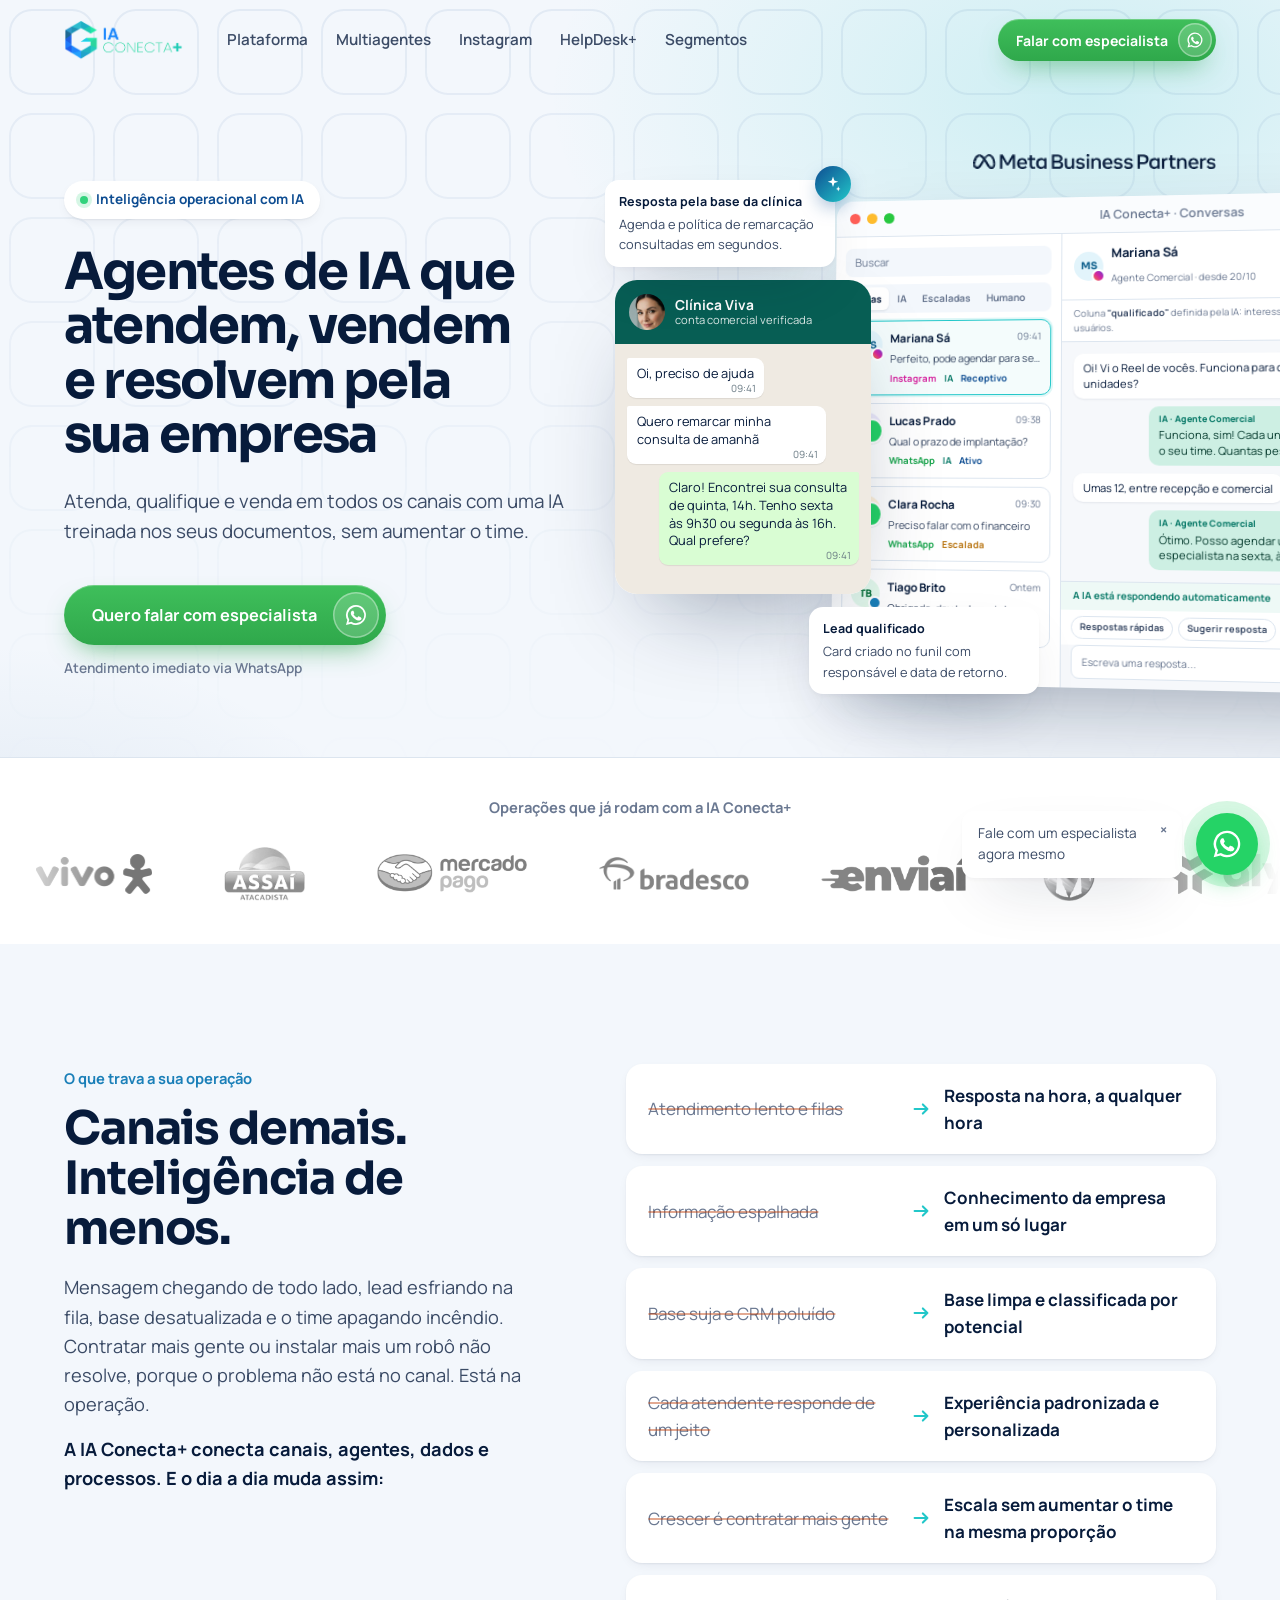
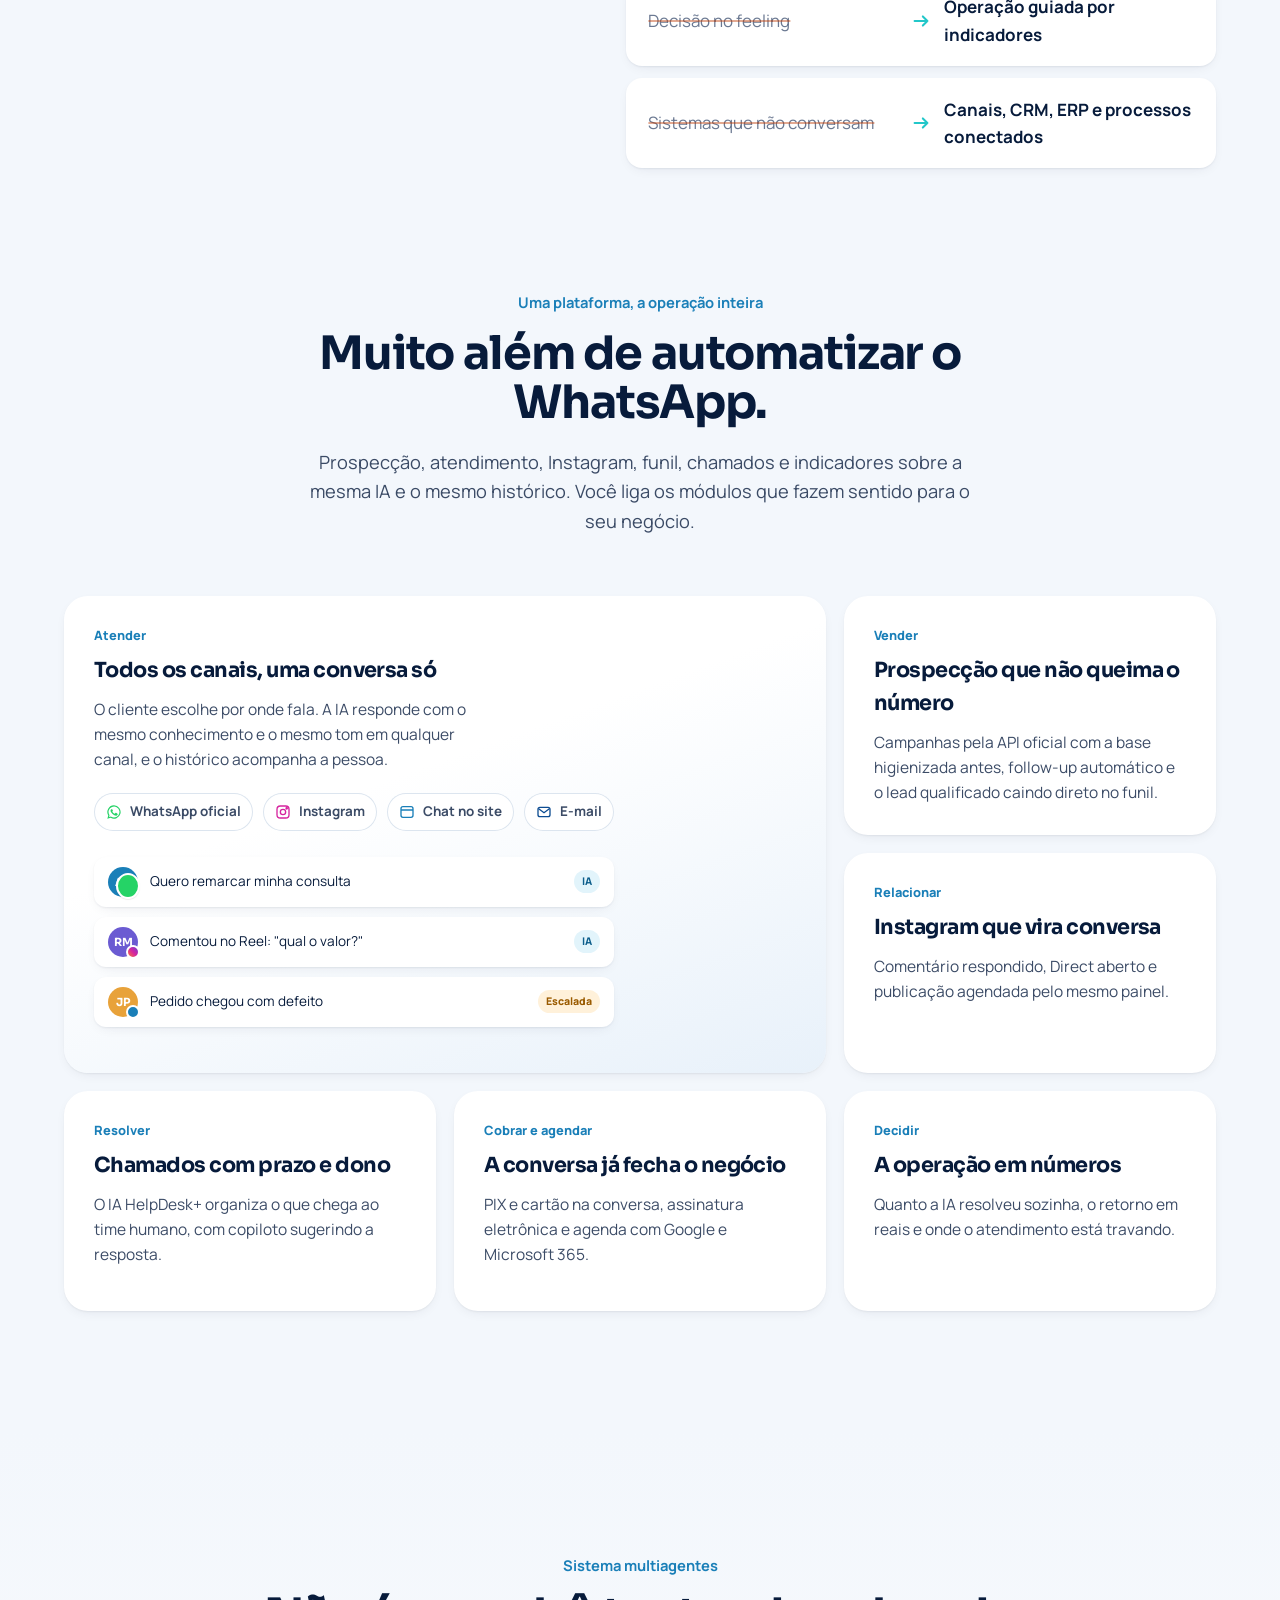
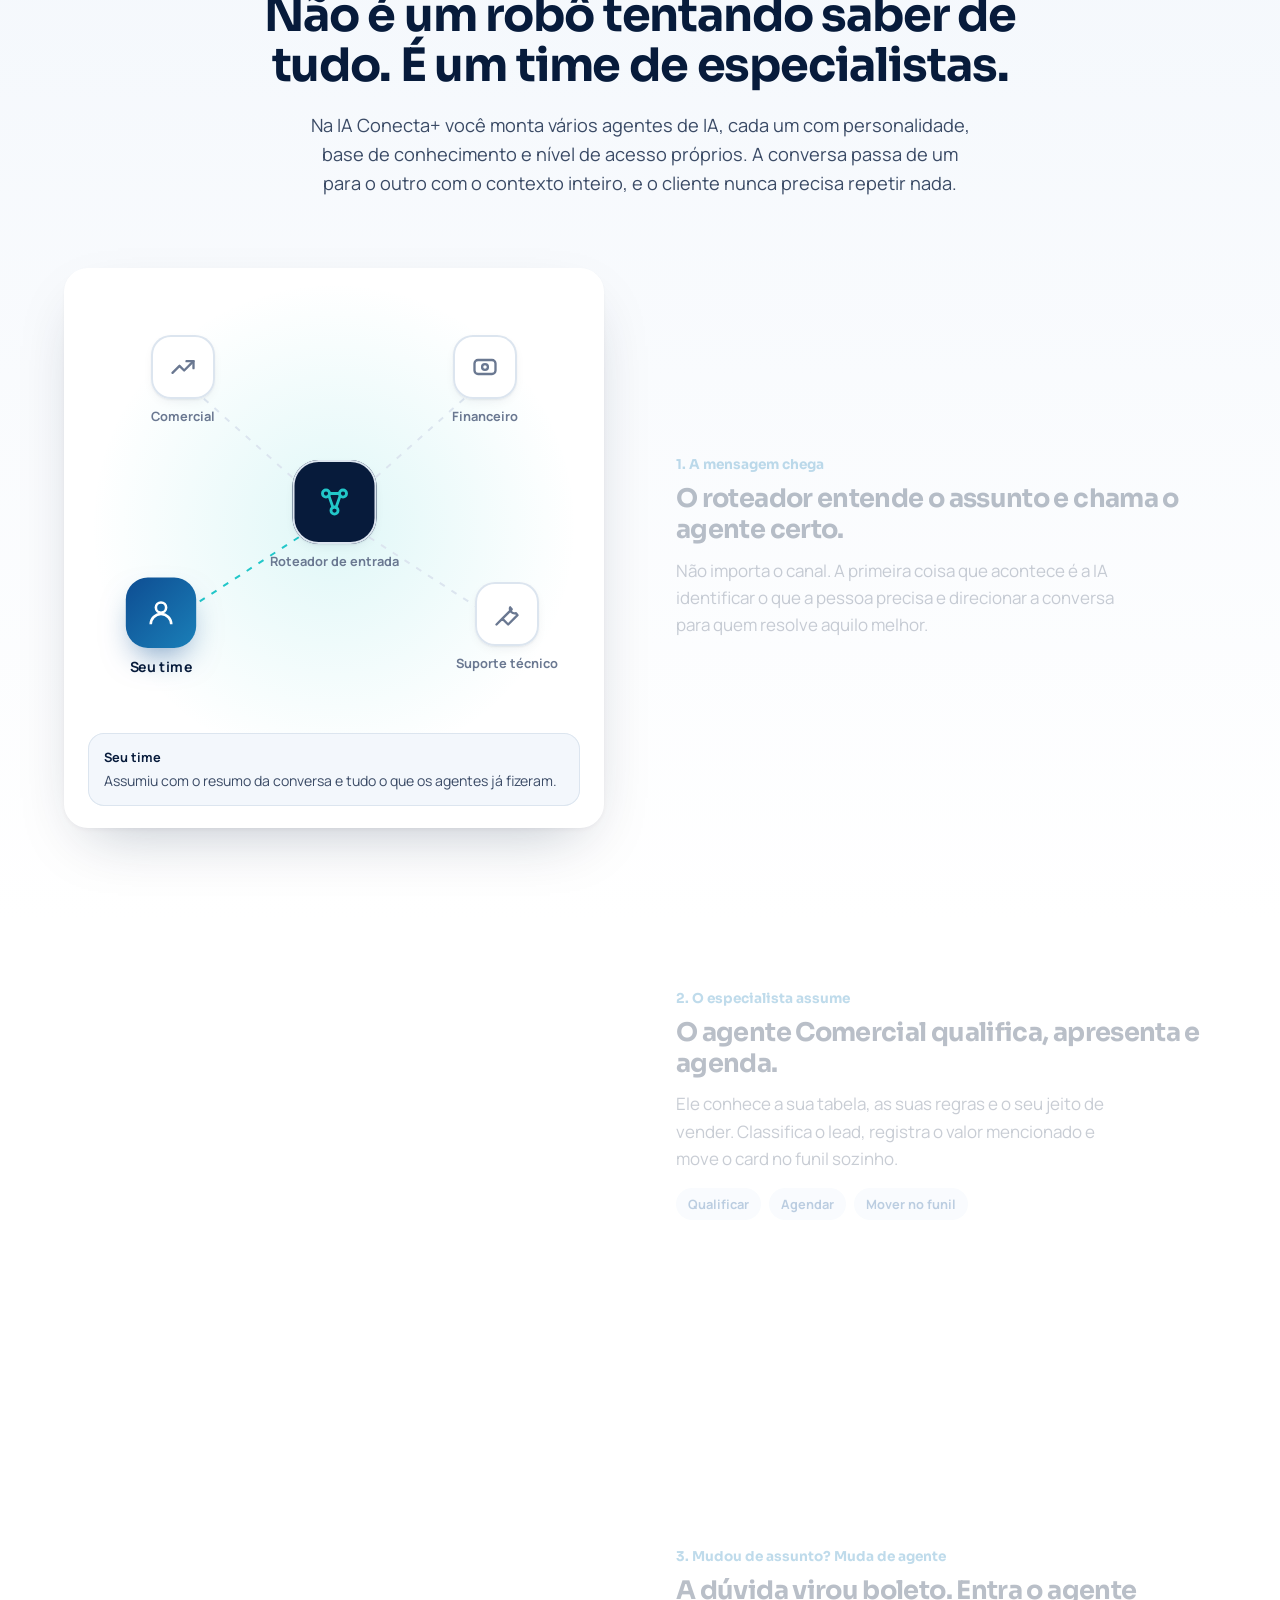
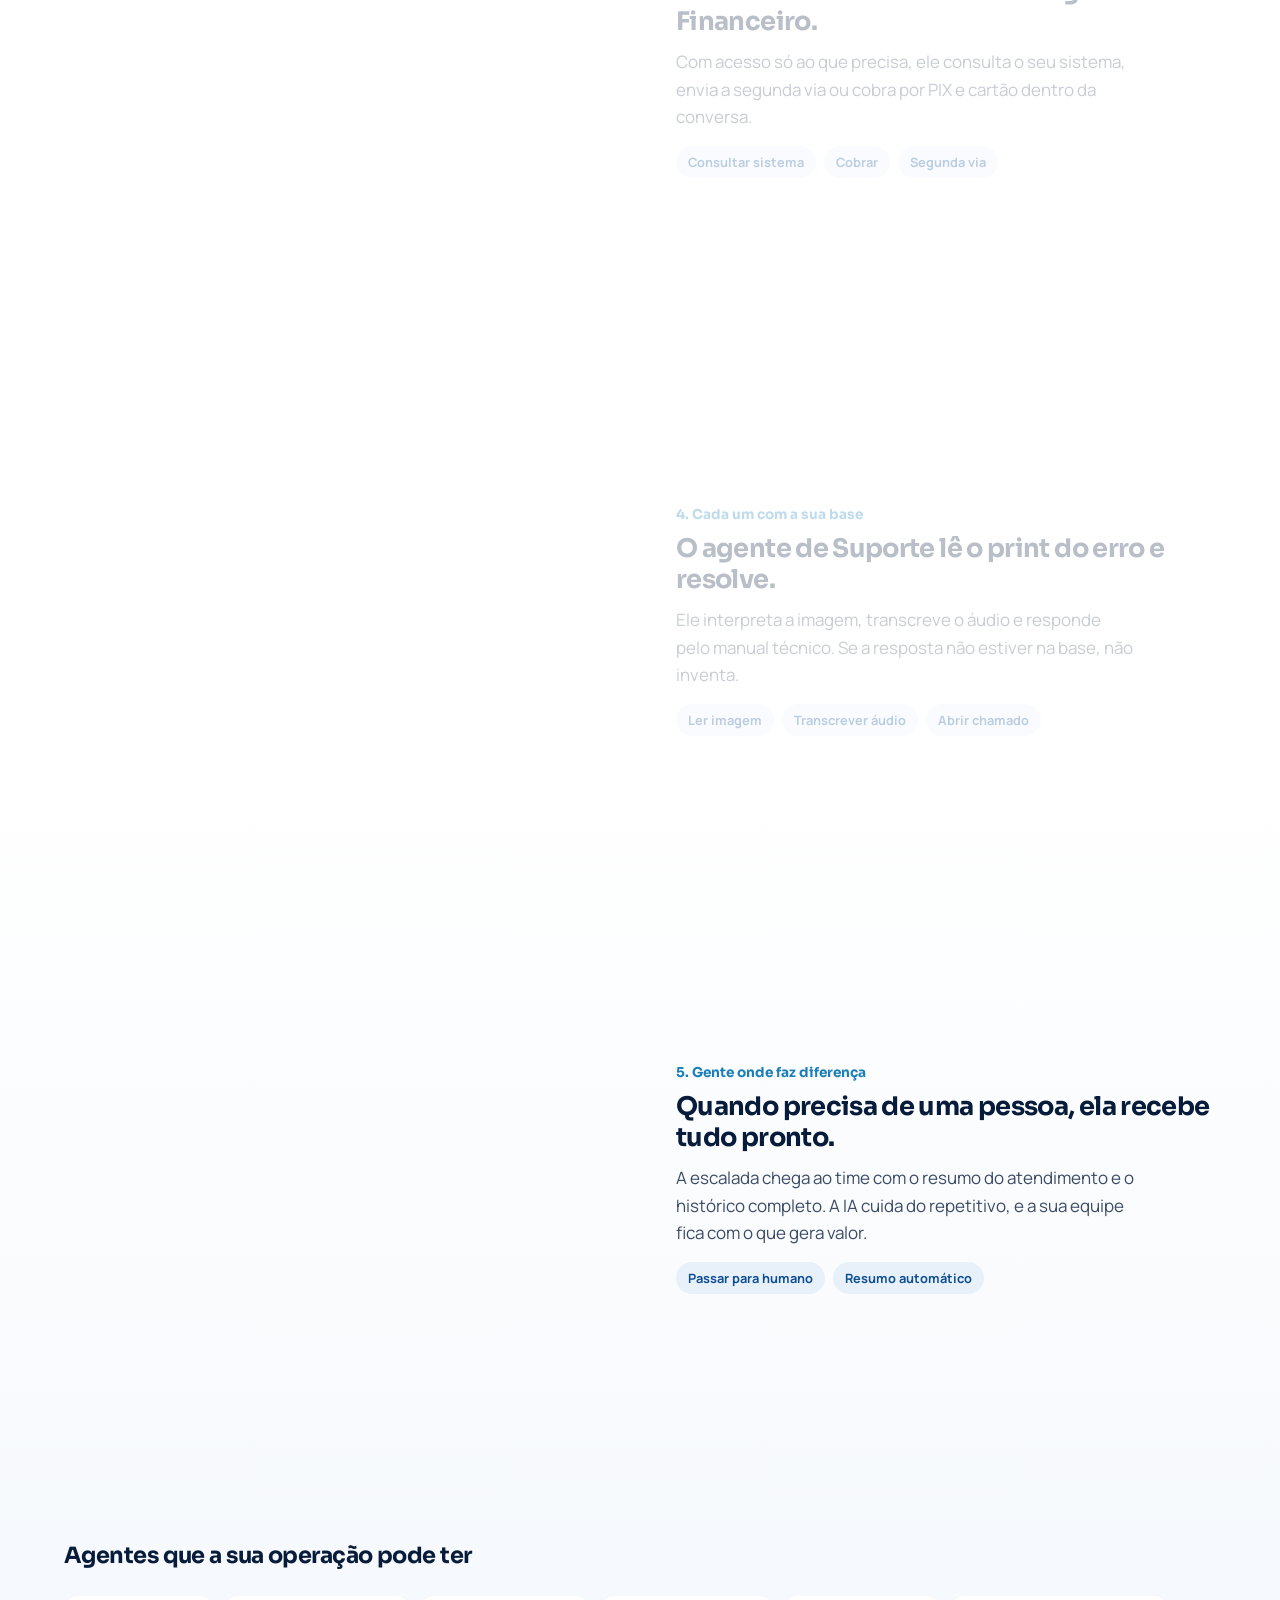
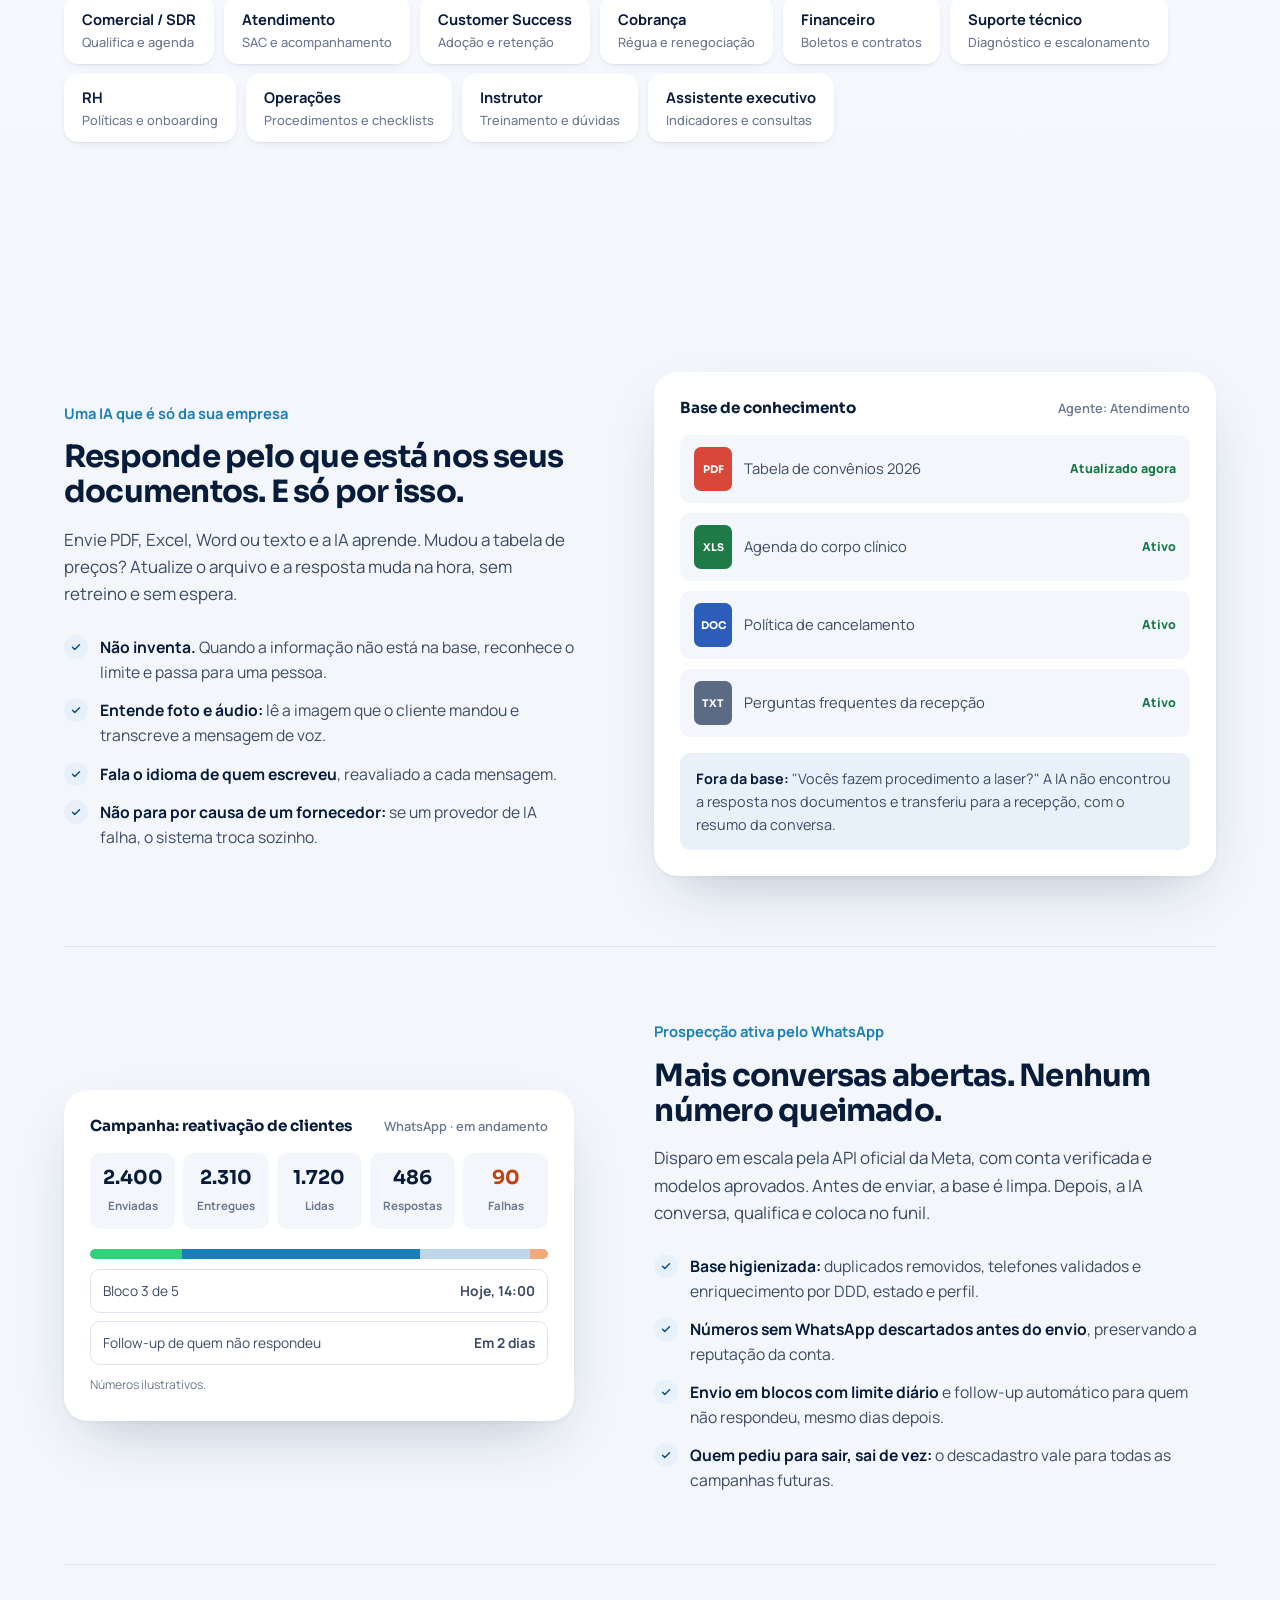
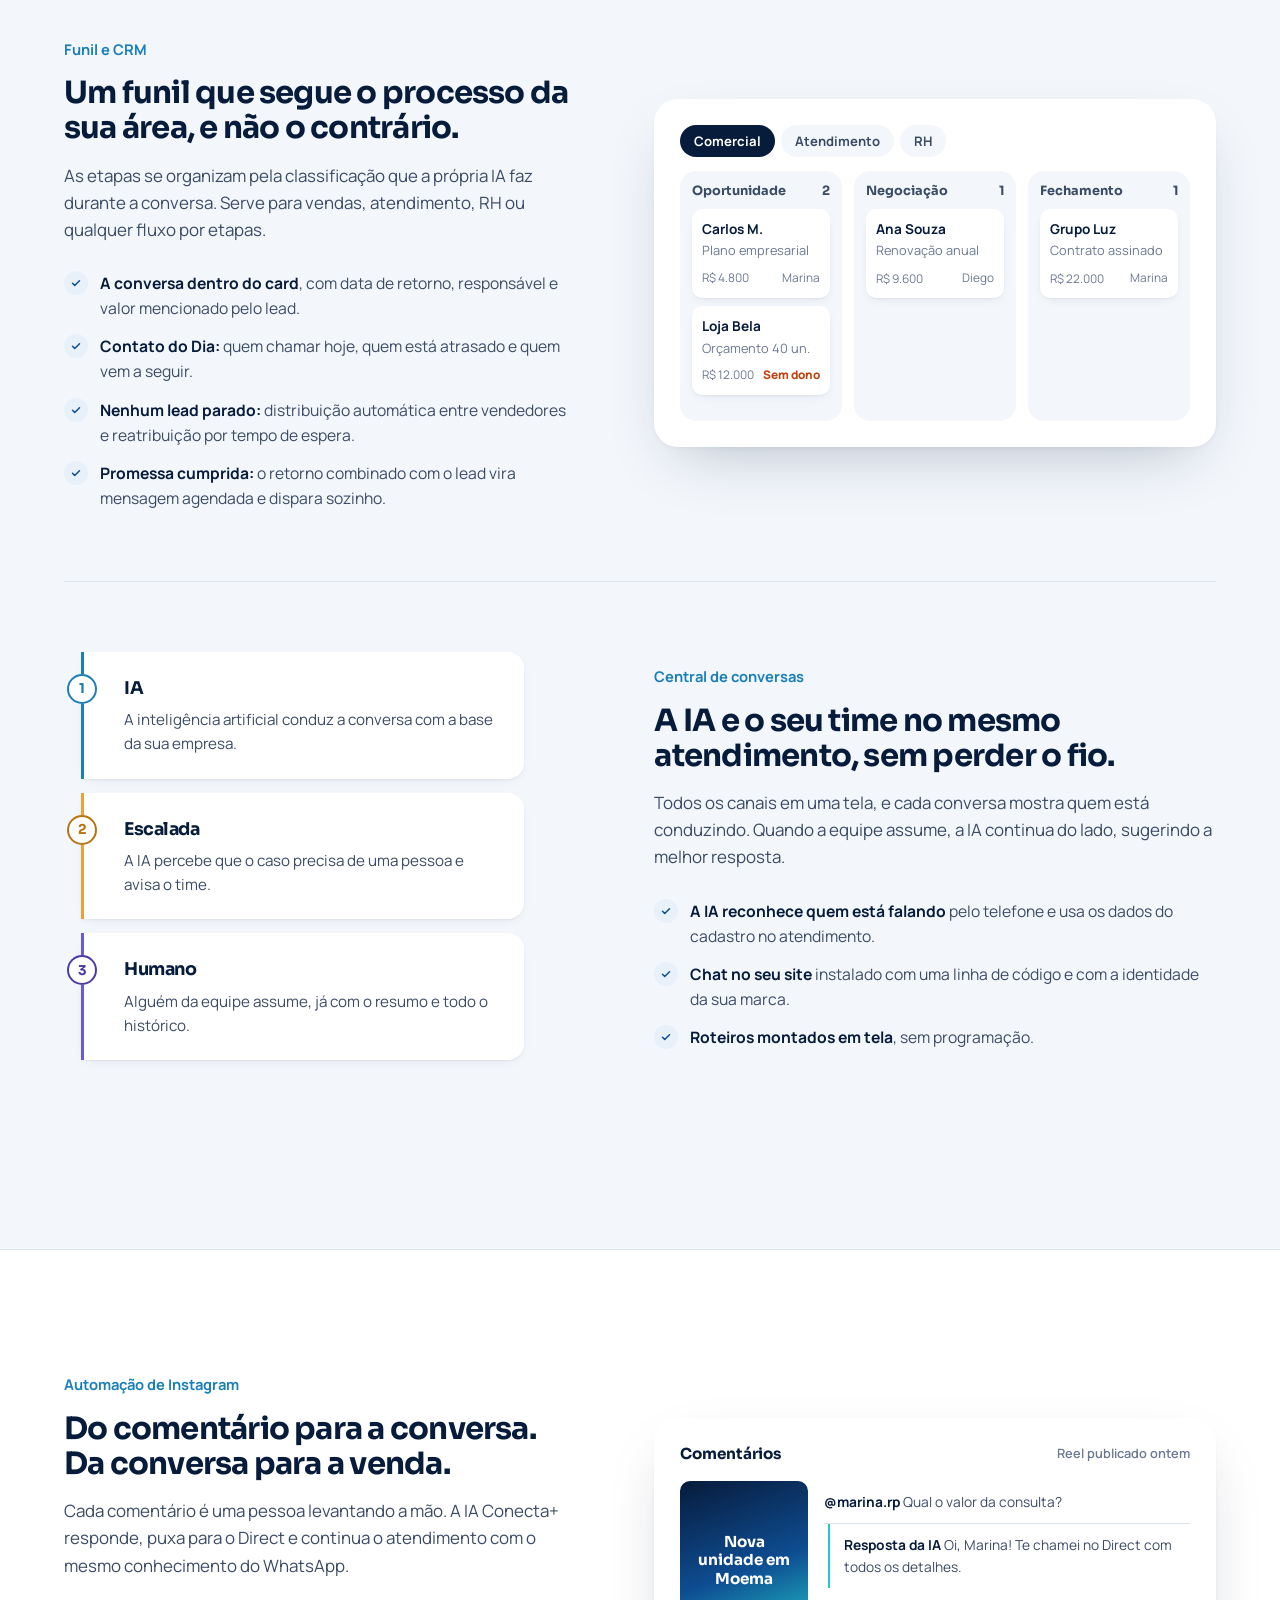
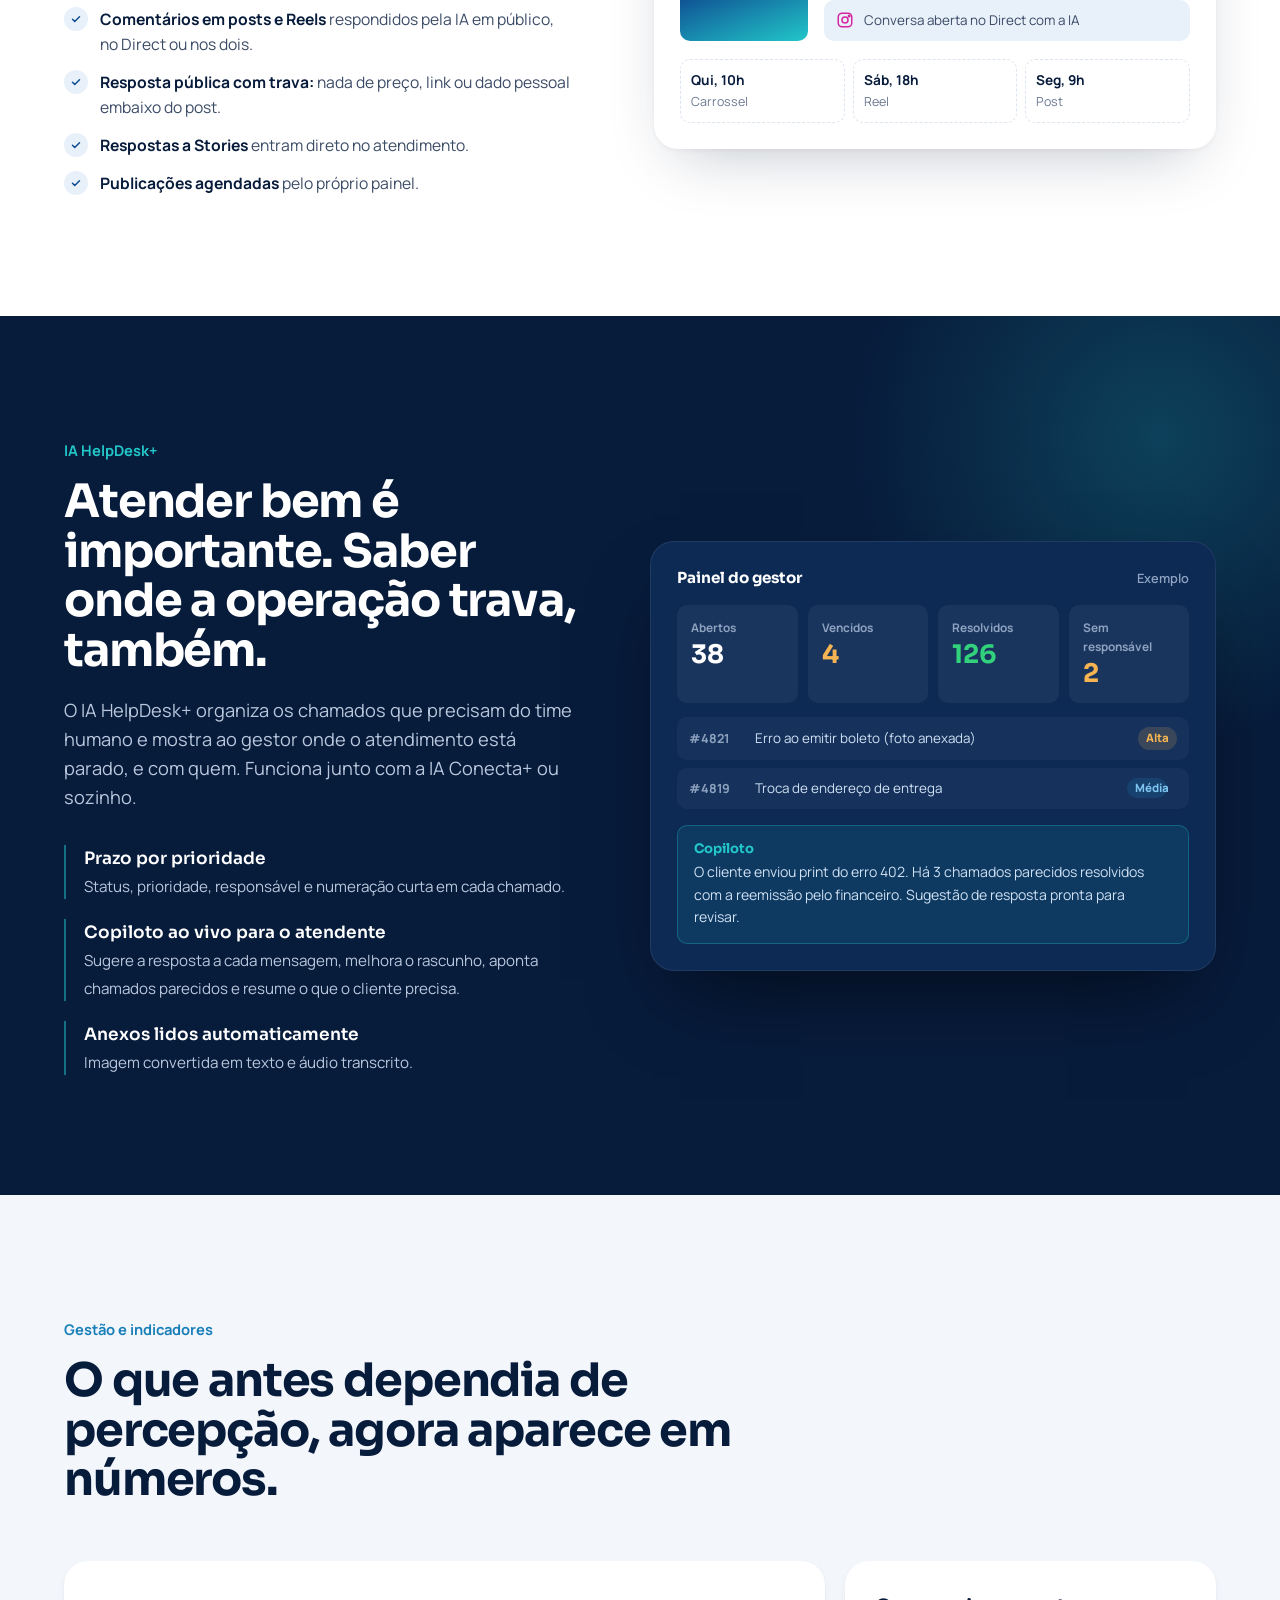
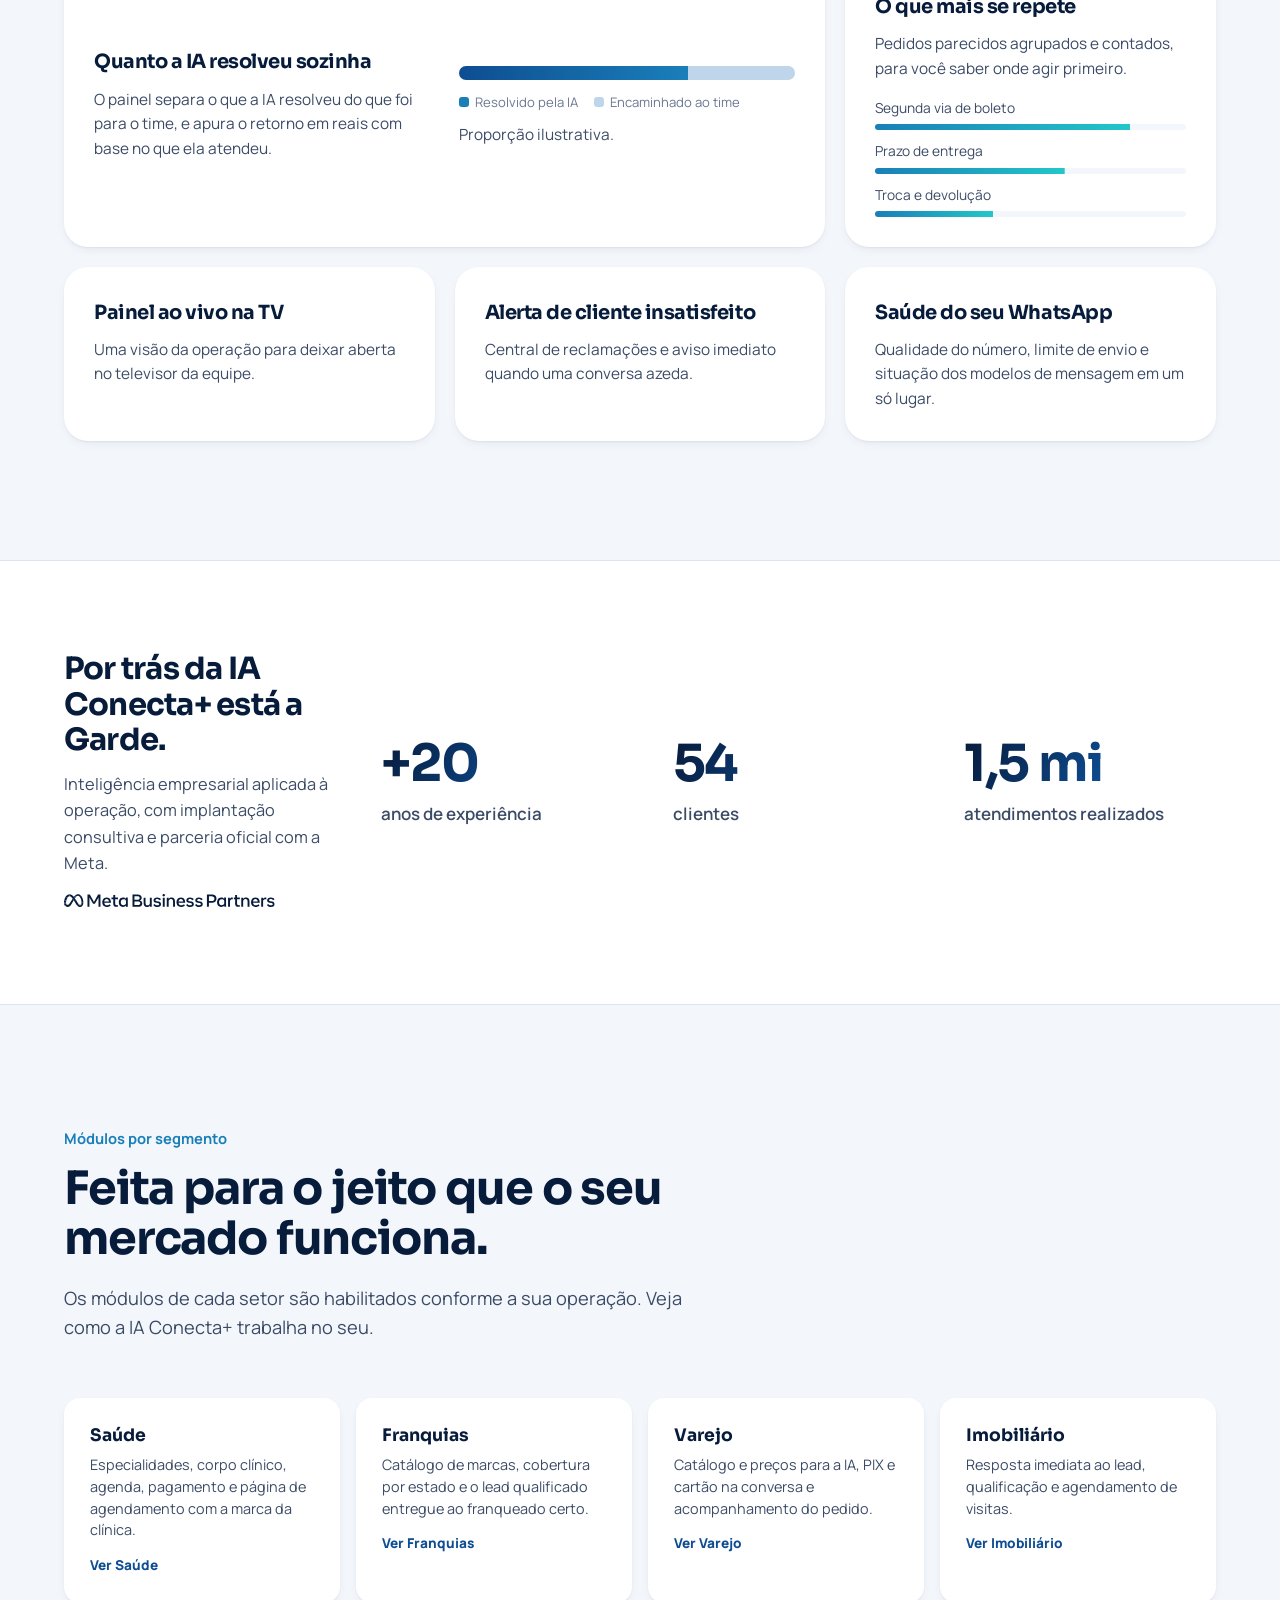
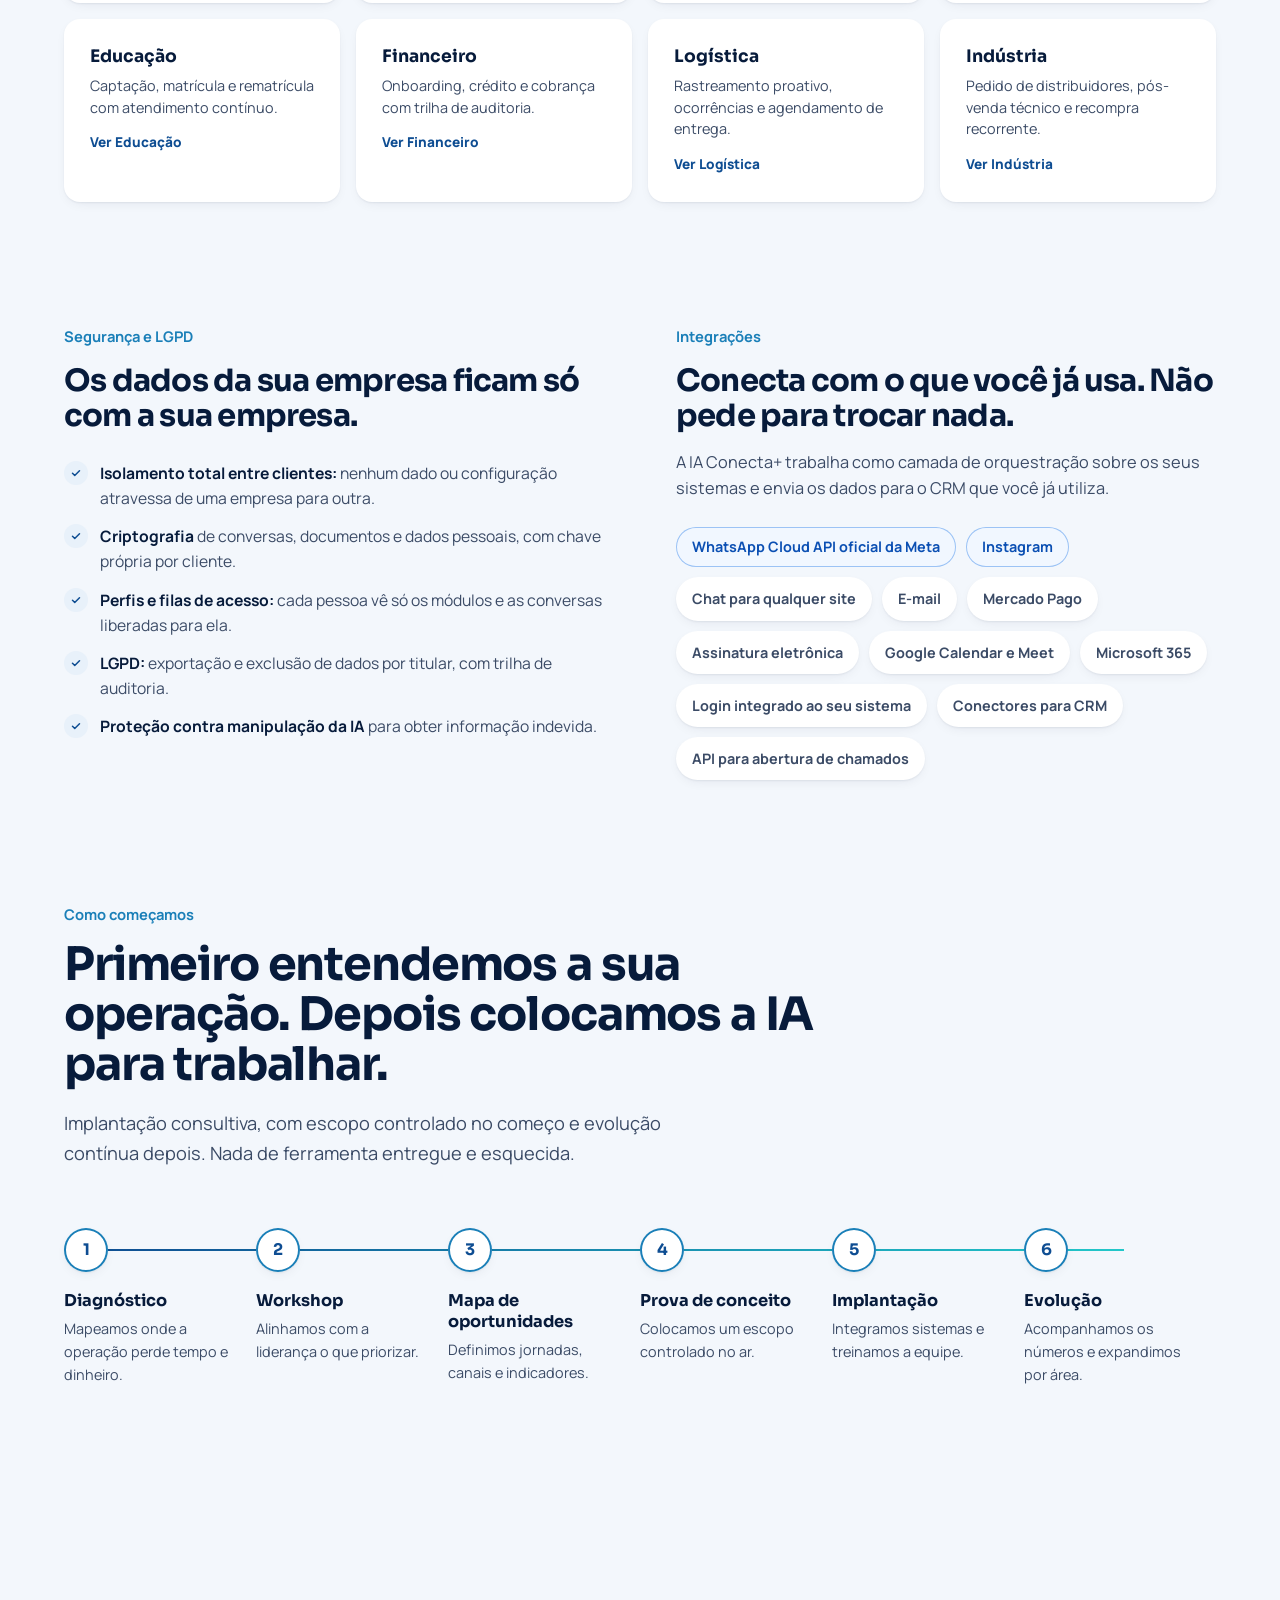
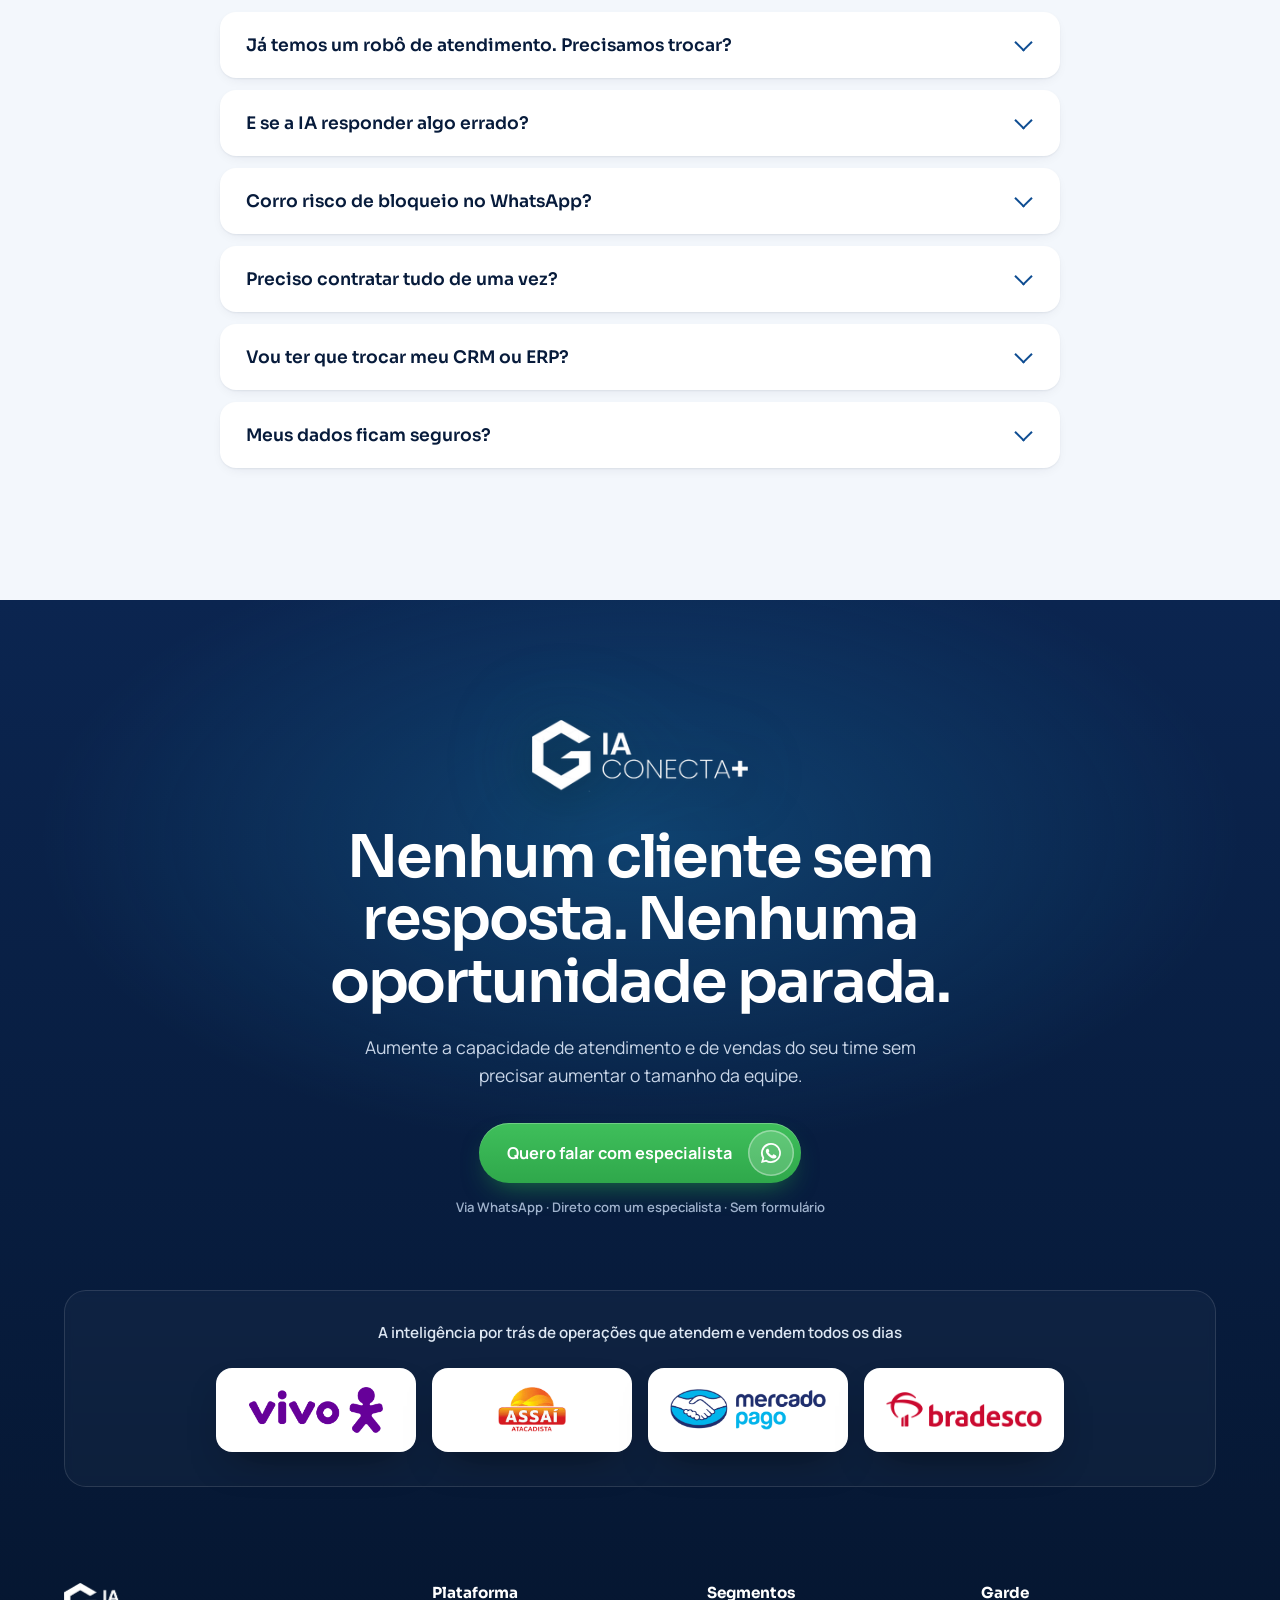
<file: index.html>
<!DOCTYPE html>
<html lang="pt-BR">
<head>
<meta charset="utf-8">
<meta name="viewport" content="width=device-width, initial-scale=1">
<title>IA Conecta+ | Agentes de IA que atendem, vendem e resolvem · Garde</title>
<meta name="description" content="Agentes de IA treinados nos documentos da sua empresa atendendo WhatsApp, Instagram, site e e-mail, com funil de vendas, campanhas e chamados em uma única operação. Meta Business Partner.">
<meta property="og:title" content="IA Conecta+ | Agentes de IA que atendem, vendem e resolvem">
<meta property="og:description" content="WhatsApp, Instagram, site e e-mail em uma única operação, com agentes de IA treinados nos documentos da sua empresa.">
<meta property="og:type" content="website">
<meta name="theme-color" content="#F3F7FC">
<link rel="icon" href="/assets/marca/favicon.png" type="image/png">
<link rel="preconnect" href="https://fonts.googleapis.com">
<link rel="preconnect" href="https://fonts.gstatic.com" crossorigin>
<link rel="stylesheet" href="https://fonts.googleapis.com/css2?family=Sora:wght@400;500;600;700&family=Manrope:wght@400;500;600;700;800&display=swap">
<link rel="stylesheet" href="/assets/css/site.css">
<script type="application/ld+json">{"@context":"https://schema.org","@type":"SoftwareApplication","name":"IA Conecta+","applicationCategory":"BusinessApplication","operatingSystem":"Web","publisher":{"@type":"Organization","name":"Garde Inteligência Empresarial","url":"https://www.gardesolucoes.com.br/"}}</script>
</head>
<body class="no-js" id="topo">
<div class="progress" aria-hidden="true"></div>

<svg width="0" height="0" style="position:absolute" aria-hidden="true">
  <symbol id="i-wa" viewBox="0 0 24 24"><path fill="currentColor" d="M12 2a10 10 0 0 0-8.6 15.1L2 22l5-1.3A10 10 0 1 0 12 2Zm0 18.2a8.2 8.2 0 0 1-4.2-1.2l-.3-.2-3 .8.8-2.9-.2-.3A8.2 8.2 0 1 1 12 20.2Zm4.5-6.1c-.2-.1-1.5-.7-1.7-.8-.2-.1-.4-.1-.6.1l-.8 1c-.1.2-.3.2-.5.1a6.7 6.7 0 0 1-3.3-2.9c-.2-.4.2-.4.7-1.3.1-.2 0-.3 0-.4l-.8-1.8c-.2-.5-.4-.4-.6-.4h-.5a1 1 0 0 0-.7.3 3 3 0 0 0-.9 2.2 5.2 5.2 0 0 0 1.1 2.7 11.8 11.8 0 0 0 4.5 4c1.7.7 2.3.8 3.2.6.5-.1 1.5-.6 1.7-1.2.2-.6.2-1.1.2-1.2-.1-.1-.2-.2-.5-.3Z"/></symbol>
  <symbol id="i-ig" viewBox="0 0 24 24"><g fill="none" stroke="currentColor" stroke-width="2"><rect x="3" y="3" width="18" height="18" rx="5"/><circle cx="12" cy="12" r="4"/><circle cx="17.5" cy="6.5" r="1" fill="currentColor"/></g></symbol>
  <symbol id="i-web" viewBox="0 0 24 24"><g fill="none" stroke="currentColor" stroke-width="2"><rect x="3" y="4" width="18" height="16" rx="3"/><path d="M3 9h18"/></g></symbol>
  <symbol id="i-mail" viewBox="0 0 24 24"><g fill="none" stroke="currentColor" stroke-width="2"><rect x="3" y="5" width="18" height="14" rx="3"/><path d="m4 7 8 6 8-6"/></g></symbol>
  <symbol id="i-check" viewBox="0 0 24 24"><path fill="none" stroke="currentColor" stroke-width="3" stroke-linecap="round" stroke-linejoin="round" d="M5 12.5l4.5 4.5L19 7.5"/></symbol>
  <symbol id="i-arrow" viewBox="0 0 24 24"><path fill="none" stroke="currentColor" stroke-width="2.2" stroke-linecap="round" stroke-linejoin="round" d="M5 12h14m-5-5 5 5-5 5"/></symbol>
  <symbol id="i-spark" viewBox="0 0 24 24"><path fill="currentColor" d="M12 2l1.8 5.4L19 9l-5.2 1.6L12 16l-1.8-5.4L5 9l5.2-1.6zM19 15l.9 2.6L22 18.5l-2.1.9L19 22l-.9-2.6L16 18.5l2.1-.9z"/></symbol>
  <symbol id="i-route" viewBox="0 0 24 24"><g fill="none" stroke="currentColor" stroke-width="2" stroke-linecap="round"><circle cx="6" cy="6" r="2.5"/><circle cx="18" cy="6" r="2.5"/><circle cx="12" cy="18" r="2.5"/><path d="M8 7.5 11 16M16 7.5 13 16M8.5 6h7"/></g></symbol>
  <symbol id="i-sell" viewBox="0 0 24 24"><g fill="none" stroke="currentColor" stroke-width="2" stroke-linecap="round" stroke-linejoin="round"><path d="M3 17l6-6 4 4 8-8"/><path d="M15 7h6v6"/></g></symbol>
  <symbol id="i-coin" viewBox="0 0 24 24"><g fill="none" stroke="currentColor" stroke-width="2"><rect x="3" y="6" width="18" height="12" rx="3"/><circle cx="12" cy="12" r="2.5"/></g></symbol>
  <symbol id="i-tool" viewBox="0 0 24 24"><path fill="none" stroke="currentColor" stroke-width="2" stroke-linecap="round" stroke-linejoin="round" d="M14.7 6.3a4 4 0 0 0 5 5L21 13l-8 8-5-5 8-8zM3 21l5-5"/></symbol>
  <symbol id="i-user" viewBox="0 0 24 24"><g fill="none" stroke="currentColor" stroke-width="2"><circle cx="12" cy="8" r="4"/><path d="M4 21a8 8 0 0 1 16 0"/></g></symbol>
  <symbol id="i-phone" viewBox="0 0 24 24"><path fill="none" stroke="currentColor" stroke-width="2" stroke-linejoin="round" d="M5 3h4l2 5-2.5 1.5a11 11 0 0 0 6 6L16 13l5 2v4a2 2 0 0 1-2 2A17 17 0 0 1 3 5a2 2 0 0 1 2-2z"/></symbol>
</svg>

<header>
  <div class="wrap nav">
    <a class="logo" href="/" aria-label="IA Conecta+, página inicial"><img src="/assets/marca/logo-ia-conecta.png" alt="IA Conecta+" width="249" height="84"></a>
    <nav id="menu" aria-label="Principal">
      <a href="#plataforma">Plataforma</a>
      <a href="#multiagentes">Multiagentes</a>
      <a href="#instagram">Instagram</a>
      <a href="#helpdesk">HelpDesk+</a>
      <a href="#segmentos">Segmentos</a>
    </nav>
    <div class="right">
      <a class="btn-wa sm" href="https://wa.me/5511915192560?text=Ol%C3%A1!%20Quero%20falar%20com%20um%20especialista%20sobre%20a%20IA%20Conecta%2B." target="_blank" rel="noopener">Falar com especialista<span class="ic"><svg><use href="#i-wa"/></svg></span></a>
      <button class="menu-btn" aria-label="Abrir menu" aria-controls="menu" aria-expanded="false"><svg width="24" height="24" viewBox="0 0 24 24" fill="none" stroke="currentColor" stroke-width="2"><path d="M4 7h16M4 12h16M4 17h16"/></svg></button>
    </div>
  </div>
</header>

<main>
<!-- HERO -->
<section class="hero">
  <div class="wrap hero-grid">
    <div>
      <span class="pill seq" style="--t:.05s">Inteligência operacional com IA</span>
      <h1 class="seq" style="--t:.15s">Agentes de IA que atendem, vendem e resolvem pela sua empresa</h1>
      <p class="lead seq" style="--t:.3s">Atenda, qualifique e venda em todos os canais com uma IA treinada nos seus documentos, sem aumentar o time.</p>
      <div class="hero-cta seq" style="--t:.45s">
        <a class="btn-wa" href="https://wa.me/5511915192560?text=Ol%C3%A1!%20Quero%20falar%20com%20um%20especialista%20sobre%20a%20IA%20Conecta%2B." target="_blank" rel="noopener">Quero falar com especialista<span class="ic"><svg><use href="#i-wa"/></svg></span></a>
        <small>Atendimento imediato via WhatsApp</small>
      </div>
    </div>

    <div class="stage" aria-hidden="true">
      <div class="meta meta-top seq" style="--t:.3s"><img src="/assets/marca/meta-business-partners-navy.png" alt="Meta Business Partners" width="211" height="13"></div>
      <div class="winwrap"><div class="window app seq" style="--t:.35s">
        <div class="win-bar"><i style="background:#FF5F57"></i><i style="background:#FEBC2E"></i><i style="background:#28C840"></i><span>IA Conecta+ · Conversas</span></div>
        <div class="app-body">
          <aside class="app-list">
            <div class="app-search"><span>Buscar</span></div>
            <div class="app-tabs"><b>Todas</b><span>IA</span><span>Escaladas</span><span>Humano</span></div>
            <div class="ci on"><span class="av" style="background:#E2F4FB;color:#0E5F8C">MS<em class="g"></em></span><div><p><b>Mariana Sá</b><small>09:41</small></p><span>Perfeito, pode agendar para sexta</span><i><u class="ig">Instagram</u><u class="ia">IA</u><u class="rc">Receptivo</u></i></div></div>
            <div class="ci"><span class="av" style="background:#ECE9FB;color:#4B3BA6">LP<em class="w"></em></span><div><p><b>Lucas Prado</b><small>09:38</small></p><span>Qual o prazo de implantação?</span><i><u class="wa">WhatsApp</u><u class="ia">IA</u><u class="rc">Ativo</u></i></div></div>
            <div class="ci"><span class="av" style="background:#FFF1DA;color:#9A5B00">CR<em class="w"></em></span><div><p><b>Clara Rocha</b><small>09:30</small></p><span>Preciso falar com o financeiro</span><i><u class="wa">WhatsApp</u><u class="es">Escalada</u></i></div></div>
            <div class="ci"><span class="av" style="background:#E3F9EC;color:#167A45">TB<em class="s"></em></span><div><p><b>Tiago Brito</b><small>Ontem</small></p><span>Obrigado, deu tudo certo!</span><i><u class="st">Site</u><u class="hu">Humano</u></i></div></div>
          </aside>
          <div class="app-chat">
            <div class="app-h"><span class="av" style="background:#E2F4FB;color:#0E5F8C">MS<em class="g"></em></span><div><b>Mariana Sá</b><small>Agente Comercial · desde 20/10</small></div><span class="live">IA ativa</span><span class="assume">Assumir</span></div>
            <div class="app-note">Coluna <b>"qualificado"</b> definida pela IA: interesse em plano empresarial para 12 usuários.</div>
            <div class="app-msgs">
              <div class="m in">Oi! Vi o Reel de vocês. Funciona para clínica com 3 unidades?</div>
              <div class="m ai"><small>IA · Agente Comercial</small>Funciona, sim! Cada unidade pode ter a sua agenda e o seu time. Quantas pessoas atendem hoje?</div>
              <div class="m in">Umas 12, entre recepção e comercial</div>
              <div class="m ai"><small>IA · Agente Comercial</small>Ótimo. Posso agendar uma conversa com um especialista na sexta, às 10h?</div>
            </div>
            <div class="app-auto">A IA está respondendo automaticamente</div>
            <div class="app-chips"><span>Respostas rápidas</span><span>Sugerir resposta</span><span>Melhorar meu texto</span><span>O que ele precisa</span></div>
            <div class="app-input">Escreva uma resposta...</div>
          </div>
        </div>
      </div></div>

      <div class="chatcard seq" style="--t:.6s">
        <div class="phone">
          <div class="ph-h"><span class="av photo-av"><img src="/assets/hero/pessoa-avatar.jpg" alt=""></span><div><b>Clínica Viva</b><small>conta comercial verificada</small></div></div>
          <div class="ph-b">
            <div class="w in seq" style="--t:1s">Oi, preciso de ajuda<time>09:41</time></div>
            <div class="w in seq" style="--t:1.5s">Quero remarcar minha consulta de amanhã<time>09:41</time></div>
            <div class="w out seq" style="--t:2.3s">Claro! Encontrei sua consulta de quinta, 14h. Tenho sexta às 9h30 ou segunda às 16h. Qual prefere?<time>09:41</time></div>
          </div>
        </div>
      </div>

      <div class="bubble b1 float" style="--t:2.9s"><span class="spark"><svg><use href="#i-spark"/></svg></span><b>Resposta pela base da clínica</b>Agenda e política de remarcação consultadas em segundos.</div>
      <div class="bubble b2 float" style="--t:3.5s"><b>Lead qualificado</b>Card criado no funil com responsável e data de retorno.</div>
    </div>
  </div>

  <div class="clients">
    <p>Operações que já rodam com a IA Conecta+</p>
    <div class="marquee">
      <div class="track">
        <ul>
          <li><img src="/assets/clientes/vivo.png" alt="Vivo"></li>
          <li class="tall"><img src="/assets/clientes/assai.png" alt="Assaí Atacadista"></li>
          <li><img src="/assets/clientes/mercado-pago.png" alt="Mercado Pago"></li>
          <li><img src="/assets/clientes/bradesco.png" alt="Bradesco"></li>
          <li><img src="/assets/clientes/enviai.png" alt="Enviaí"></li>
          <li class="tall"><img src="/assets/clientes/grupo-monitor.png" alt="Grupo Monitor"></li>
          <li><img src="/assets/clientes/alya.png" alt="Alya"></li>
          <li><img src="/assets/clientes/dealers-club.png" alt="Dealers Club"></li>
          <li class="tall"><img src="/assets/clientes/cobtec.png" alt="Cobtec"></li>
          <li class="tall"><img src="/assets/clientes/davinci.png" alt="daVinci"></li>
          <li class="tall"><img src="/assets/clientes/lui-home.png" alt="Lui Home"></li>
          <li class="tall"><img src="/assets/clientes/true-wellness.png" alt="True Wellness"></li>
          <li class="tall"><img src="/assets/clientes/weramp.png" alt="We Ramp"></li>
          <li class="dark"><img src="/assets/clientes/vuelo.png" alt="Vuelo"></li>
        </ul>
      </div>
    </div>
  </div>
</section>

<!-- PROBLEMA → VIRADA -->
<section class="sec">
  <div class="wrap shift">
    <div class="sticky" data-r="left">
      <span class="kicker">O que trava a sua operação</span>
      <h2 class="h2">Canais demais. Inteligência de menos.</h2>
      <p class="lead" style="margin-top:20px">Mensagem chegando de todo lado, lead esfriando na fila, base desatualizada e o time apagando incêndio. Contratar mais gente ou instalar mais um robô não resolve, porque o problema não está no canal. Está na operação.</p>
      <p class="lead" style="margin-top:16px;color:var(--ink)"><b>A IA Conecta+ conecta canais, agentes, dados e processos. E o dia a dia muda assim:</b></p>
    </div>
    <ul class="ba">
      <li data-r style="--d:.0s"><span class="was">Atendimento lento e filas</span><svg><use href="#i-arrow"/></svg><span class="now">Resposta na hora, a qualquer hora</span></li>
      <li data-r style="--d:.08s"><span class="was">Informação espalhada</span><svg><use href="#i-arrow"/></svg><span class="now">Conhecimento da empresa em um só lugar</span></li>
      <li data-r style="--d:.16s"><span class="was">Base suja e CRM poluído</span><svg><use href="#i-arrow"/></svg><span class="now">Base limpa e classificada por potencial</span></li>
      <li data-r style="--d:.24s"><span class="was">Cada atendente responde de um jeito</span><svg><use href="#i-arrow"/></svg><span class="now">Experiência padronizada e personalizada</span></li>
      <li data-r style="--d:.32s"><span class="was">Crescer é contratar mais gente</span><svg><use href="#i-arrow"/></svg><span class="now">Escala sem aumentar o time na mesma proporção</span></li>
      <li data-r style="--d:.40s"><span class="was">Decisão no feeling</span><svg><use href="#i-arrow"/></svg><span class="now">Operação guiada por indicadores</span></li>
      <li data-r style="--d:.48s"><span class="was">Sistemas que não conversam</span><svg><use href="#i-arrow"/></svg><span class="now">Canais, CRM, ERP e processos conectados</span></li>
    </ul>
  </div>
</section>

<!-- PLATAFORMA (bento) -->
<section id="plataforma" class="sec" style="padding-top:0">
  <div class="wrap">
    <div class="center" data-r>
      <span class="kicker">Uma plataforma, a operação inteira</span>
      <h2 class="h2" style="max-width:20ch;margin:0 auto">Muito além de automatizar o WhatsApp.</h2>
      <p class="lead" style="margin-top:20px">Prospecção, atendimento, Instagram, funil, chamados e indicadores sobre a mesma IA e o mesmo histórico. Você liga os módulos que fazem sentido para o seu negócio.</p>
    </div>
    <div class="bento">
      <article class="tile t1" data-r="zoom">
        <span class="verb">Atender</span>
        <h3>Todos os canais, uma conversa só</h3>
        <p>O cliente escolhe por onde fala. A IA responde com o mesmo conhecimento e o mesmo tom em qualquer canal, e o histórico acompanha a pessoa.</p>
        <div class="chan">
          <span><svg style="color:#25D366"><use href="#i-wa"/></svg>WhatsApp oficial</span>
          <span><svg style="color:#D6249F"><use href="#i-ig"/></svg>Instagram</span>
          <span><svg style="color:var(--cyan)"><use href="#i-web"/></svg>Chat no site</span>
          <span><svg style="color:var(--blue)"><use href="#i-mail"/></svg>E-mail</span>
        </div>
        <div class="mini" aria-hidden="true">
          <div class="row"><span class="av" style="background:#1A7FB8">AS<em class="w"></em></span><span>Quero remarcar minha consulta</span><span class="tag ai">IA</span></div>
          <div class="row"><span class="av" style="background:#6B5BD2">RM<em class="g"></em></span><span>Comentou no Reel: "qual o valor?"</span><span class="tag ai">IA</span></div>
          <div class="row"><span class="av" style="background:#E8A23A">JP<em class="s"></em></span><span>Pedido chegou com defeito</span><span class="tag esc">Escalada</span></div>
        </div>
      </article>
      <article class="tile t2" data-r style="--d:.1s"><span class="verb">Vender</span><h3>Prospecção que não queima o número</h3><p>Campanhas pela API oficial com a base higienizada antes, follow-up automático e o lead qualificado caindo direto no funil.</p></article>
      <article class="tile t3" data-r style="--d:.2s"><span class="verb">Relacionar</span><h3>Instagram que vira conversa</h3><p>Comentário respondido, Direct aberto e publicação agendada pelo mesmo painel.</p></article>
      <article class="tile t4" data-r style="--d:.05s"><span class="verb">Resolver</span><h3>Chamados com prazo e dono</h3><p>O IA HelpDesk+ organiza o que chega ao time humano, com copiloto sugerindo a resposta.</p></article>
      <article class="tile t5" data-r style="--d:.15s"><span class="verb">Cobrar e agendar</span><h3>A conversa já fecha o negócio</h3><p>PIX e cartão na conversa, assinatura eletrônica e agenda com Google e Microsoft 365.</p></article>
      <article class="tile t6" data-r style="--d:.25s"><span class="verb">Decidir</span><h3>A operação em números</h3><p>Quanto a IA resolveu sozinha, o retorno em reais e onde o atendimento está travando.</p></article>
    </div>
  </div>
</section>

<!-- MULTIAGENTES -->
<section id="multiagentes" class="sec agents">
  <div class="wrap">
    <div class="center" data-r>
      <span class="kicker">Sistema multiagentes</span>
      <h2 class="h2" style="max-width:22ch;margin:0 auto">Não é um robô tentando saber de tudo. É um time de especialistas.</h2>
      <p class="lead" style="margin-top:20px">Na IA Conecta+ você monta vários agentes de IA, cada um com personalidade, base de conhecimento e nível de acesso próprios. A conversa passa de um para o outro com o contexto inteiro, e o cliente nunca precisa repetir nada.</p>
    </div>

    <div class="ag-grid">
      <div class="ag-visual" aria-hidden="true">
        <div class="orbit">
          <svg class="links" viewBox="0 0 100 100" preserveAspectRatio="none">
            <path data-l="1" d="M50 44 L22 20"/><path data-l="2" d="M50 44 L78 20"/><path data-l="3" d="M50 44 L82 64"/><path data-l="4" d="M50 44 L18 64"/>
          </svg>
          <div class="node hub" data-n="0" style="left:50%;top:44%"><span class="dot"><svg><use href="#i-route"/></svg></span><span>Roteador de entrada</span></div>
          <div class="node" data-n="1" style="left:22%;top:20%"><span class="dot"><svg><use href="#i-sell"/></svg></span><span>Comercial</span></div>
          <div class="node" data-n="2" style="left:78%;top:20%"><span class="dot"><svg><use href="#i-coin"/></svg></span><span>Financeiro</span></div>
          <div class="node" data-n="3" style="left:82%;top:64%"><span class="dot"><svg><use href="#i-tool"/></svg></span><span>Suporte técnico</span></div>
          <div class="node" data-n="4" style="left:18%;top:64%"><span class="dot"><svg><use href="#i-user"/></svg></span><span>Seu time</span></div>
          <div class="ag-msg" id="agmsg"><b>Cliente</b>"Oi, quero conhecer o plano empresarial."</div>
        </div>
      </div>

      <div class="ag-steps">
        <div class="ag-step" data-msg='<b>Roteador de entrada</b>Entendeu o assunto e chamou o agente Comercial.'>
          <span class="n">1. A mensagem chega</span>
          <h3>O roteador entende o assunto e chama o agente certo.</h3>
          <p>Não importa o canal. A primeira coisa que acontece é a IA identificar o que a pessoa precisa e direcionar a conversa para quem resolve aquilo melhor.</p>
        </div>
        <div class="ag-step" data-msg='<b>Agente Comercial</b>"Para quantos usuários seria? Posso te apresentar o plano numa call amanhã às 10h."'>
          <span class="n">2. O especialista assume</span>
          <h3>O agente Comercial qualifica, apresenta e agenda.</h3>
          <p>Ele conhece a sua tabela, as suas regras e o seu jeito de vender. Classifica o lead, registra o valor mencionado e move o card no funil sozinho.</p>
          <div class="acts"><span>Qualificar</span><span>Agendar</span><span>Mover no funil</span></div>
        </div>
        <div class="ag-step" data-msg='<b>Agente Financeiro</b>"Aqui está a segunda via do seu boleto. Prefere pagar por PIX?"'>
          <span class="n">3. Mudou de assunto? Muda de agente</span>
          <h3>A dúvida virou boleto. Entra o agente Financeiro.</h3>
          <p>Com acesso só ao que precisa, ele consulta o seu sistema, envia a segunda via ou cobra por PIX e cartão dentro da conversa.</p>
          <div class="acts"><span>Consultar sistema</span><span>Cobrar</span><span>Segunda via</span></div>
        </div>
        <div class="ag-step" data-msg='<b>Agente de Suporte</b>"Pelo print, o erro é de configuração. Siga estes dois passos."'>
          <span class="n">4. Cada um com a sua base</span>
          <h3>O agente de Suporte lê o print do erro e resolve.</h3>
          <p>Ele interpreta a imagem, transcreve o áudio e responde pelo manual técnico. Se a resposta não estiver na base, não inventa.</p>
          <div class="acts"><span>Ler imagem</span><span>Transcrever áudio</span><span>Abrir chamado</span></div>
        </div>
        <div class="ag-step" data-msg='<b>Seu time</b>Assumiu com o resumo da conversa e tudo o que os agentes já fizeram.'>
          <span class="n">5. Gente onde faz diferença</span>
          <h3>Quando precisa de uma pessoa, ela recebe tudo pronto.</h3>
          <p>A escalada chega ao time com o resumo do atendimento e o histórico completo. A IA cuida do repetitivo, e a sua equipe fica com o que gera valor.</p>
          <div class="acts"><span>Passar para humano</span><span>Resumo automático</span></div>
        </div>
      </div>
    </div>

    <div class="ag-lib">
      <h3 data-r>Agentes que a sua operação pode ter</h3>
      <div class="lib">
        <span data-r style="--d:0s">Comercial / SDR<small>Qualifica e agenda</small></span>
        <span data-r style="--d:.04s">Atendimento<small>SAC e acompanhamento</small></span>
        <span data-r style="--d:.08s">Customer Success<small>Adoção e retenção</small></span>
        <span data-r style="--d:.12s">Cobrança<small>Régua e renegociação</small></span>
        <span data-r style="--d:.16s">Financeiro<small>Boletos e contratos</small></span>
        <span data-r style="--d:.2s">Suporte técnico<small>Diagnóstico e escalonamento</small></span>
        <span data-r style="--d:.24s">RH<small>Políticas e onboarding</small></span>
        <span data-r style="--d:.28s">Operações<small>Procedimentos e checklists</small></span>
        <span data-r style="--d:.32s">Instrutor<small>Treinamento e dúvidas</small></span>
        <span data-r style="--d:.36s">Assistente executivo<small>Indicadores e consultas</small></span>
      </div>
    </div>
  </div>
</section>

<!-- RECURSOS -->
<section class="sec" style="padding-top:40px">
  <div class="wrap">
    <div class="feature">
      <div class="f-text" data-r="left">
        <span class="kicker">Uma IA que é só da sua empresa</span>
        <h2 class="h3">Responde pelo que está nos seus documentos. E só por isso.</h2>
        <p class="lead">Envie PDF, Excel, Word ou texto e a IA aprende. Mudou a tabela de preços? Atualize o arquivo e a resposta muda na hora, sem retreino e sem espera.</p>
        <ul class="checks">
          <li><span><b>Não inventa.</b> Quando a informação não está na base, reconhece o limite e passa para uma pessoa.</span></li>
          <li><span><b>Entende foto e áudio:</b> lê a imagem que o cliente mandou e transcreve a mensagem de voz.</span></li>
          <li><span><b>Fala o idioma de quem escreveu</b>, reavaliado a cada mensagem.</span></li>
          <li><span><b>Não para por causa de um fornecedor:</b> se um provedor de IA falha, o sistema troca sozinho.</span></li>
        </ul>
      </div>
      <div class="panel" data-r="right" aria-hidden="true">
        <div class="panel-t">Base de conhecimento <small>Agente: Atendimento</small></div>
        <div class="docs">
          <div class="doc"><span class="ext pdf">PDF</span><span class="nm">Tabela de convênios 2026</span><em>Atualizado agora</em></div>
          <div class="doc"><span class="ext xls">XLS</span><span class="nm">Agenda do corpo clínico</span><em>Ativo</em></div>
          <div class="doc"><span class="ext dc">DOC</span><span class="nm">Política de cancelamento</span><em>Ativo</em></div>
          <div class="doc"><span class="ext txt">TXT</span><span class="nm">Perguntas frequentes da recepção</span><em>Ativo</em></div>
        </div>
        <div class="answer"><b>Fora da base:</b> "Vocês fazem procedimento a laser?" A IA não encontrou a resposta nos documentos e transferiu para a recepção, com o resumo da conversa.</div>
      </div>
    </div>

    <div class="feature flip">
      <div class="f-text" data-r="right">
        <span class="kicker">Prospecção ativa pelo WhatsApp</span>
        <h2 class="h3">Mais conversas abertas. Nenhum número queimado.</h2>
        <p class="lead">Disparo em escala pela API oficial da Meta, com conta verificada e modelos aprovados. Antes de enviar, a base é limpa. Depois, a IA conversa, qualifica e coloca no funil.</p>
        <ul class="checks">
          <li><span><b>Base higienizada:</b> duplicados removidos, telefones validados e enriquecimento por DDD, estado e perfil.</span></li>
          <li><span><b>Números sem WhatsApp descartados antes do envio</b>, preservando a reputação da conta.</span></li>
          <li><span><b>Envio em blocos com limite diário</b> e follow-up automático para quem não respondeu, mesmo dias depois.</span></li>
          <li><span><b>Quem pediu para sair, sai de vez:</b> o descadastro vale para todas as campanhas futuras.</span></li>
        </ul>
      </div>
      <div class="panel" data-r="left" aria-hidden="true">
        <div class="panel-t">Campanha: reativação de clientes <small>WhatsApp · em andamento</small></div>
        <div class="camp">
          <div><b>2.400</b><span>Enviadas</span></div><div><b>2.310</b><span>Entregues</span></div><div><b>1.720</b><span>Lidas</span></div><div><b>486</b><span>Respostas</span></div><div class="bad"><b>90</b><span>Falhas</span></div>
        </div>
        <div class="bar"><i style="--w:20%;background:var(--green)"></i><i style="--w:52%;background:var(--cyan)"></i><i style="--w:24%;background:#BFD6EA"></i><i style="--w:4%;background:#F2A97C"></i></div>
        <div class="clist"><div><span>Bloco 3 de 5</span><b>Hoje, 14:00</b></div><div><span>Follow-up de quem não respondeu</span><b>Em 2 dias</b></div></div>
        <p class="note">Números ilustrativos.</p>
      </div>
    </div>

    <div class="feature">
      <div class="f-text" data-r="left">
        <span class="kicker">Funil e CRM</span>
        <h2 class="h3">Um funil que segue o processo da sua área, e não o contrário.</h2>
        <p class="lead">As etapas se organizam pela classificação que a própria IA faz durante a conversa. Serve para vendas, atendimento, RH ou qualquer fluxo por etapas.</p>
        <ul class="checks">
          <li><span><b>A conversa dentro do card</b>, com data de retorno, responsável e valor mencionado pelo lead.</span></li>
          <li><span><b>Contato do Dia:</b> quem chamar hoje, quem está atrasado e quem vem a seguir.</span></li>
          <li><span><b>Nenhum lead parado:</b> distribuição automática entre vendedores e reatribuição por tempo de espera.</span></li>
          <li><span><b>Promessa cumprida:</b> o retorno combinado com o lead vira mensagem agendada e dispara sozinho.</span></li>
        </ul>
      </div>
      <div class="panel" data-r="right">
        <div class="tabs" role="tablist" aria-label="Exemplos de funil">
          <button role="tab" aria-selected="true" data-f="com">Comercial</button>
          <button role="tab" aria-selected="false" data-f="at">Atendimento</button>
          <button role="tab" aria-selected="false" data-f="rh">RH</button>
        </div>
        <div class="kanban" id="kanban" aria-live="polite"></div>
      </div>
    </div>

    <div class="feature flip">
      <div class="f-text" data-r="right">
        <span class="kicker">Central de conversas</span>
        <h2 class="h3">A IA e o seu time no mesmo atendimento, sem perder o fio.</h2>
        <p class="lead">Todos os canais em uma tela, e cada conversa mostra quem está conduzindo. Quando a equipe assume, a IA continua do lado, sugerindo a melhor resposta.</p>
        <ul class="checks">
          <li><span><b>A IA reconhece quem está falando</b> pelo telefone e usa os dados do cadastro no atendimento.</span></li>
          <li><span><b>Chat no seu site</b> instalado com uma linha de código e com a identidade da sua marca.</span></li>
          <li><span><b>Roteiros montados em tela</b>, sem programação.</span></li>
        </ul>
      </div>
      <div class="handoff" data-r="left">
        <div class="step s1"><h4>IA</h4><p>A inteligência artificial conduz a conversa com a base da sua empresa.</p></div>
        <div class="step s2"><h4>Escalada</h4><p>A IA percebe que o caso precisa de uma pessoa e avisa o time.</p></div>
        <div class="step s3"><h4>Humano</h4><p>Alguém da equipe assume, já com o resumo e todo o histórico.</p></div>
      </div>
    </div>
  </div>
</section>

<!-- INSTAGRAM -->
<section id="instagram" class="sec" style="background:var(--paper);box-shadow:0 -1px 0 var(--line),0 1px 0 var(--line)">
  <div class="wrap">
    <div class="feature" style="padding:0">
      <div class="f-text" data-r="left">
        <span class="kicker">Automação de Instagram</span>
        <h2 class="h3">Do comentário para a conversa. Da conversa para a venda.</h2>
        <p class="lead">Cada comentário é uma pessoa levantando a mão. A IA Conecta+ responde, puxa para o Direct e continua o atendimento com o mesmo conhecimento do WhatsApp.</p>
        <ul class="checks">
          <li><span><b>Comentários em posts e Reels</b> respondidos pela IA em público, no Direct ou nos dois.</span></li>
          <li><span><b>Resposta pública com trava:</b> nada de preço, link ou dado pessoal embaixo do post.</span></li>
          <li><span><b>Respostas a Stories</b> entram direto no atendimento.</span></li>
          <li><span><b>Publicações agendadas</b> pelo próprio painel.</span></li>
        </ul>
      </div>
      <div class="panel" data-r="right" aria-hidden="true">
        <div class="panel-t">Comentários <small>Reel publicado ontem</small></div>
        <div class="igp">
          <div class="thumb">Nova unidade em Moema</div>
          <div>
            <div class="cmt"><b>@marina.rp</b> Qual o valor da consulta?</div>
            <div class="cmt rp"><b>Resposta da IA</b> Oi, Marina! Te chamei no Direct com todos os detalhes.</div>
            <div class="dm"><svg width="18" height="18" style="color:#D6249F"><use href="#i-ig"/></svg>Conversa aberta no Direct com a IA</div>
          </div>
        </div>
        <div class="sched"><div><b>Qui, 10h</b>Carrossel</div><div><b>Sáb, 18h</b>Reel</div><div><b>Seg, 9h</b>Post</div></div>
      </div>
    </div>
  </div>
</section>

<!-- HELPDESK -->
<section id="helpdesk" class="sec helpdesk">
  <div class="wrap hd">
    <div data-r="left">
      <span class="kicker">IA HelpDesk+</span>
      <h2 class="h2">Atender bem é importante. Saber onde a operação trava, também.</h2>
      <p class="lead" style="margin-top:20px">O IA HelpDesk+ organiza os chamados que precisam do time humano e mostra ao gestor onde o atendimento está parado, e com quem. Funciona junto com a IA Conecta+ ou sozinho.</p>
      <ul class="hd-list">
        <li><b>Prazo por prioridade</b><span>Status, prioridade, responsável e numeração curta em cada chamado.</span></li>
        <li><b>Copiloto ao vivo para o atendente</b><span>Sugere a resposta a cada mensagem, melhora o rascunho, aponta chamados parecidos e resume o que o cliente precisa.</span></li>
        <li><b>Anexos lidos automaticamente</b><span>Imagem convertida em texto e áudio transcrito.</span></li>
      </ul>
    </div>
    <div class="mgr" data-r="right" aria-hidden="true">
      <div class="panel-t">Painel do gestor <small>Exemplo</small></div>
      <div class="kpis">
        <div><span>Abertos</span><b>38</b></div><div class="warn"><span>Vencidos</span><b>4</b></div><div class="ok"><span>Resolvidos</span><b>126</b></div><div class="warn"><span>Sem responsável</span><b>2</b></div>
      </div>
      <div class="tickets">
        <div><code>#4821</code><span>Erro ao emitir boleto (foto anexada)</span><span class="pri a">Alta</span></div>
        <div><code>#4819</code><span>Troca de endereço de entrega</span><span class="pri m">Média</span></div>
      </div>
      <div class="copilot"><b>Copiloto</b>O cliente enviou print do erro 402. Há 3 chamados parecidos resolvidos com a reemissão pelo financeiro. Sugestão de resposta pronta para revisar.</div>
    </div>
  </div>
</section>

<!-- GESTÃO -->
<section id="gestao" class="sec">
  <div class="wrap">
    <div data-r style="max-width:760px">
      <span class="kicker">Gestão e indicadores</span>
      <h2 class="h2">O que antes dependia de percepção, agora aparece em números.</h2>
    </div>
    <div class="mgmt">
      <article class="mg wide" data-r>
        <div><h3>Quanto a IA resolveu sozinha</h3><p>O painel separa o que a IA resolveu do que foi para o time, e apura o retorno em reais com base no que ela atendeu.</p></div>
        <div aria-hidden="true">
          <div class="split"><i style="--w:68%;background:linear-gradient(90deg,var(--blue),var(--cyan))"></i><i style="--w:32%;background:#BFD6EA"></i></div>
          <div class="legend"><span><i style="background:var(--cyan)"></i>Resolvido pela IA</span><span><i style="background:#BFD6EA"></i>Encaminhado ao time</span></div>
          <p class="note">Proporção ilustrativa.</p>
        </div>
      </article>
      <article class="mg" data-r style="--d:.1s"><h3>O que mais se repete</h3><p>Pedidos parecidos agrupados e contados, para você saber onde agir primeiro.</p>
        <div class="dem" aria-hidden="true"><div style="--w:82%">Segunda via de boleto</div><div style="--w:61%">Prazo de entrega</div><div style="--w:38%">Troca e devolução</div></div></article>
      <article class="mg" data-r><h3>Painel ao vivo na TV</h3><p>Uma visão da operação para deixar aberta no televisor da equipe.</p></article>
      <article class="mg" data-r style="--d:.1s"><h3>Alerta de cliente insatisfeito</h3><p>Central de reclamações e aviso imediato quando uma conversa azeda.</p></article>
      <article class="mg" data-r style="--d:.2s"><h3>Saúde do seu WhatsApp</h3><p>Qualidade do número, limite de envio e situação dos modelos de mensagem em um só lugar.</p></article>
    </div>
  </div>
</section>

<!-- GARDE -->
<section class="sec proof" style="padding:90px 0">
  <div class="wrap proof-grid">
    <div data-r="left">
      <h2 class="h3">Por trás da IA Conecta+ está a Garde.</h2>
      <p class="lead" style="margin-top:14px;font-size:1.02rem">Inteligência empresarial aplicada à operação, com implantação consultiva e parceria oficial com a Meta.</p>
      <p class="meta" style="margin-top:18px"><img src="/assets/marca/meta-business-partners-navy.png" alt="Meta Business Partners" width="211" height="13"></p>
    </div>
    <div class="stat" data-r style="--d:.05s"><b data-count="20" data-pre="+">+20</b><span>anos de experiência</span></div>
    <div class="stat" data-r style="--d:.15s"><b data-count="54">54</b><span>clientes</span></div>
    <div class="stat" data-r style="--d:.25s"><b data-count="1.5" data-dec="1" data-suf=" mi">1,5 mi</b><span>atendimentos realizados</span></div>
  </div>
</section>

<!-- SEGMENTOS -->
<section id="segmentos" class="sec">
  <div class="wrap">
    <div data-r style="max-width:760px">
      <span class="kicker">Módulos por segmento</span>
      <h2 class="h2">Feita para o jeito que o seu mercado funciona.</h2>
      <p class="lead" style="margin-top:20px">Os módulos de cada setor são habilitados conforme a sua operação. Veja como a IA Conecta+ trabalha no seu.</p>
    </div>
    <div class="segs">
      <a href="/segmentos/saude" data-r style="--d:0s"><b>Saúde</b><span>Especialidades, corpo clínico, agenda, pagamento e página de agendamento com a marca da clínica.</span><em>Ver Saúde</em></a>
      <a href="/segmentos/franquias" data-r style="--d:.06s"><b>Franquias</b><span>Catálogo de marcas, cobertura por estado e o lead qualificado entregue ao franqueado certo.</span><em>Ver Franquias</em></a>
      <a href="/segmentos/varejo" data-r style="--d:.12s"><b>Varejo</b><span>Catálogo e preços para a IA, PIX e cartão na conversa e acompanhamento do pedido.</span><em>Ver Varejo</em></a>
      <a href="/segmentos/imobiliario" data-r style="--d:.18s"><b>Imobiliário</b><span>Resposta imediata ao lead, qualificação e agendamento de visitas.</span><em>Ver Imobiliário</em></a>
      <a href="/segmentos/educacao" data-r style="--d:0s"><b>Educação</b><span>Captação, matrícula e rematrícula com atendimento contínuo.</span><em>Ver Educação</em></a>
      <a href="/segmentos/financeiro" data-r style="--d:.06s"><b>Financeiro</b><span>Onboarding, crédito e cobrança com trilha de auditoria.</span><em>Ver Financeiro</em></a>
      <a href="/segmentos/logistica" data-r style="--d:.12s"><b>Logística</b><span>Rastreamento proativo, ocorrências e agendamento de entrega.</span><em>Ver Logística</em></a>
      <a href="/segmentos/industria" data-r style="--d:.18s"><b>Indústria</b><span>Pedido de distribuidores, pós-venda técnico e recompra recorrente.</span><em>Ver Indústria</em></a>
    </div>
  </div>
</section>

<!-- SEGURANÇA + INTEGRAÇÕES -->
<section class="sec" style="padding-top:0">
  <div class="wrap two">
    <div data-r="left">
      <span class="kicker">Segurança e LGPD</span>
      <h2 class="h3">Os dados da sua empresa ficam só com a sua empresa.</h2>
      <ul class="checks">
        <li><span><b>Isolamento total entre clientes:</b> nenhum dado ou configuração atravessa de uma empresa para outra.</span></li>
        <li><span><b>Criptografia</b> de conversas, documentos e dados pessoais, com chave própria por cliente.</span></li>
        <li><span><b>Perfis e filas de acesso:</b> cada pessoa vê só os módulos e as conversas liberadas para ela.</span></li>
        <li><span><b>LGPD:</b> exportação e exclusão de dados por titular, com trilha de auditoria.</span></li>
        <li><span><b>Proteção contra manipulação da IA</b> para obter informação indevida.</span></li>
      </ul>
    </div>
    <div data-r="right">
      <span class="kicker">Integrações</span>
      <h2 class="h3">Conecta com o que você já usa. Não pede para trocar nada.</h2>
      <p class="lead" style="margin-top:16px;font-size:1.02rem">A IA Conecta+ trabalha como camada de orquestração sobre os seus sistemas e envia os dados para o CRM que você já utiliza.</p>
      <div class="chips">
        <span class="m">WhatsApp Cloud API oficial da Meta</span><span class="m">Instagram</span><span>Chat para qualquer site</span><span>E-mail</span><span>Mercado Pago</span><span>Assinatura eletrônica</span><span>Google Calendar e Meet</span><span>Microsoft 365</span><span>Login integrado ao seu sistema</span><span>Conectores para CRM</span><span>API para abertura de chamados</span>
      </div>
    </div>
  </div>
</section>

<!-- JORNADA -->
<section class="sec" style="padding-top:0">
  <div class="wrap">
    <div data-r style="max-width:760px">
      <span class="kicker">Como começamos</span>
      <h2 class="h2">Primeiro entendemos a sua operação. Depois colocamos a IA para trabalhar.</h2>
      <p class="lead" style="margin-top:20px">Implantação consultiva, com escopo controlado no começo e evolução contínua depois. Nada de ferramenta entregue e esquecida.</p>
    </div>
    <ol class="journey" data-r>
      <li><b>Diagnóstico</b><span>Mapeamos onde a operação perde tempo e dinheiro.</span></li>
      <li><b>Workshop</b><span>Alinhamos com a liderança o que priorizar.</span></li>
      <li><b>Mapa de oportunidades</b><span>Definimos jornadas, canais e indicadores.</span></li>
      <li><b>Prova de conceito</b><span>Colocamos um escopo controlado no ar.</span></li>
      <li><b>Implantação</b><span>Integramos sistemas e treinamos a equipe.</span></li>
      <li><b>Evolução</b><span>Acompanhamos os números e expandimos por área.</span></li>
    </ol>
  </div>
</section>

<!-- FAQ -->
<section id="faq" class="sec" style="padding-top:0">
  <div class="wrap">
    <div class="center" data-r><h2 class="h2">Perguntas frequentes</h2></div>
    <div class="faq">
      <details data-r><summary>Já temos um robô de atendimento. Precisamos trocar?</summary><p>Não. A IA Conecta+ amplia o que já existe com contexto, integração com os seus sistemas, qualificação de leads e evolução contínua.</p></details>
      <details data-r><summary>E se a IA responder algo errado?</summary><p>Ela só responde pelo que está nos documentos da sua empresa. Quando a informação não está na base, reconhece o limite e passa para uma pessoa da equipe, com o histórico e o resumo da conversa.</p></details>
      <details data-r><summary>Corro risco de bloqueio no WhatsApp?</summary><p>Os envios usam a API oficial da Meta, com conta verificada e modelos de mensagem aprovados. A base é higienizada antes, números sem WhatsApp são descartados e o envio respeita limite diário, o que protege a reputação do número.</p></details>
      <details data-r><summary>Preciso contratar tudo de uma vez?</summary><p>Não. Os módulos são habilitados conforme a sua operação. Dá para contratar a IA Conecta+, o IA HelpDesk+ ou os dois, e começar por um escopo controlado.</p></details>
      <details data-r><summary>Vou ter que trocar meu CRM ou ERP?</summary><p>Não. A IA Conecta+ trabalha sobre os sistemas que você já tem, preserva o investimento feito e envia os dados para o CRM que a sua empresa já utiliza.</p></details>
      <details data-r><summary>Meus dados ficam seguros?</summary><p>Cada empresa tem os dados isolados e criptografados com chave própria, perfis de acesso configuráveis e conformidade com a LGPD, incluindo exportação e exclusão por titular.</p></details>
    </div>
  </div>
</section>

</main>

<footer id="diagnostico">
  <div class="ft-cta">
    <div class="wrap">
      <img class="ft-logo" src="/assets/marca/logo-ia-conecta-branco.png" alt="IA Conecta+" width="243" height="81">
      <h2 data-r>Nenhum cliente sem resposta. Nenhuma oportunidade parada.</h2>
      <p data-r style="--d:.1s">Aumente a capacidade de atendimento e de vendas do seu time sem precisar aumentar o tamanho da equipe.</p>
      <div data-r style="--d:.2s"><a class="btn-wa" href="https://wa.me/5511915192560?text=Ol%C3%A1!%20Quero%20falar%20com%20um%20especialista%20sobre%20a%20IA%20Conecta%2B." target="_blank" rel="noopener">Quero falar com especialista<span class="ic"><svg><use href="#i-wa"/></svg></span></a></div>
      <small data-r style="--d:.25s">Via WhatsApp · Direto com um especialista · Sem formulário</small>
      <div class="ft-logos" data-r="zoom">
        <p>A inteligência por trás de operações que atendem e vendem todos os dias</p>
        <ul class="known">
          <li><img src="/assets/clientes/vivo.png" alt="Vivo"></li>
          <li><img src="/assets/clientes/assai.png" alt="Assaí Atacadista"></li>
          <li><img src="/assets/clientes/mercado-pago.png" alt="Mercado Pago"></li>
          <li><img src="/assets/clientes/bradesco.png" alt="Bradesco"></li>
        </ul>
      </div>
    </div>
  </div>
  <div class="wrap">
    <div class="ft-top">
      <div class="ft-brand">
        <a class="logo-w" href="/" aria-label="IA Conecta+"><img src="/assets/marca/logo-ia-conecta-branco.png" alt="IA Conecta+" width="243" height="81"></a>
        <p>Plataforma de inteligência operacional com IA da Garde Inteligência Empresarial.</p>
        <p class="meta"><img src="/assets/marca/meta-business-partners-white.png" alt="Meta Business Partners" width="211" height="13"></p>
      </div>
      <div><h6>Plataforma</h6><ul><li><a href="#plataforma">Visão geral</a></li><li><a href="#multiagentes">Multiagentes</a></li><li><a href="#instagram">Instagram</a></li><li><a href="#helpdesk">IA HelpDesk+</a></li><li><a href="#gestao">Indicadores</a></li></ul></div>
      <div><h6>Segmentos</h6><ul><li><a href="/segmentos/saude">Saúde</a></li><li><a href="/segmentos/franquias">Franquias</a></li><li><a href="/segmentos/varejo">Varejo</a></li><li><a href="/segmentos/imobiliario">Imobiliário</a></li><li><a href="/segmentos">Todos</a></li></ul></div>
      <div><h6>Garde</h6><ul><li><a href="https://www.gardesolucoes.com.br/">Site da Garde</a></li><li><a href="https://www.instagram.com/garde.solucoes/">Instagram</a></li><li><a href="https://wa.me/5511915192560?text=Ol%C3%A1!%20Quero%20falar%20com%20um%20especialista%20sobre%20a%20IA%20Conecta%2B." target="_blank" rel="noopener">WhatsApp</a></li><li><a href="mailto:lohany.souza@gardetech.com.br">E-mail</a></li></ul></div>
    </div>
    <div class="ft-bot"><span>© 2026 Garde Inteligência Empresarial. Todos os direitos reservados.</span><a href="#topo">Voltar ao topo</a></div>
  </div>
</footer>

<div class="wa-float" id="wafloat">
  <div class="tip">Fale com um especialista agora mesmo<button type="button" aria-label="Fechar aviso">×</button></div>
  <a href="https://wa.me/5511915192560?text=Ol%C3%A1!%20Quero%20falar%20com%20um%20especialista%20sobre%20a%20IA%20Conecta%2B." target="_blank" rel="noopener" aria-label="Falar com especialista no WhatsApp"><svg><use href="#i-wa"/></svg></a>
</div>

<script src="/assets/js/site.js"></script>
<script>
const ww=document.querySelector('.winwrap'),stg=document.querySelector('.stage');
function fit(){if(innerWidth<=980){stg.style.setProperty('--s',ww.clientWidth/640)}}
addEventListener('resize',fit);fit();
// multiagentes: etapa ativa conforme a rolagem
const steps=[...document.querySelectorAll('.ag-step')],nodes=[...document.querySelectorAll('.node')],links=[...document.querySelectorAll('.links path')],msg=document.getElementById('agmsg');
function setStep(i){
  steps.forEach((s,k)=>s.classList.toggle('on',k===i));
  nodes.forEach(n=>n.classList.toggle('on',+n.dataset.n===i));
  links.forEach(l=>l.classList.toggle('on',+l.dataset.l===i));
  msg.innerHTML=steps[i].dataset.msg;
}
const so=new IntersectionObserver(es=>es.forEach(e=>{if(e.isIntersecting)setStep(steps.indexOf(e.target))}),{rootMargin:'-45% 0px -45% 0px'});
steps.forEach(s=>so.observe(s));setStep(0);

// exemplos de funil
const F={
  com:[['Oportunidade',[['Carlos M.','Plano empresarial','R$ 4.800','Marina'],['Loja Bela','Orçamento 40 un.','R$ 12.000','']]],['Negociação',[['Ana Souza','Renovação anual','R$ 9.600','Diego']]],['Fechamento',[['Grupo Luz','Contrato assinado','R$ 22.000','Marina']]]],
  at:[['Novo atendimento',[['Pedido #3391','Atraso na entrega','','Fila SAC'],['João P.','Segunda via','','']]],['Em análise',[['Pedido #3375','Produto com defeito','','Rafa']]],['Resolvido',[['Bia N.','Troca concluída','','Rafa']]]],
  rh:[['Candidato',[['Lucas T.','Vendedor interno','','Recrutamento']]],['Entrevista',[['Paula R.','Analista financeiro','','Gestora'],['Igor S.','Atendente','','']]],['Contratação',[['Vera M.','Recepcionista','','RH']]]]
};
const kb=document.getElementById('kanban');
function draw(k){kb.innerHTML=F[k].map(([t,cs])=>`<div class="col"><h5>${t}<span>${cs.length}</span></h5>${cs.map(([n,d,v,o],i)=>`<div class="card" style="animation-delay:${i*.08}s"><b>${n}</b><span>${d}</span><div class="ft"><span>${v}</span>${o?`<span>${o}</span>`:'<span class="nobody">Sem dono</span>'}</div></div>`).join('')}</div>`).join('')}
draw('com');
document.querySelectorAll('.tabs button').forEach(b=>b.addEventListener('click',()=>{document.querySelectorAll('.tabs button').forEach(x=>x.setAttribute('aria-selected',x===b));draw(b.dataset.f)}));
</script>
</body>
</html>
</file>
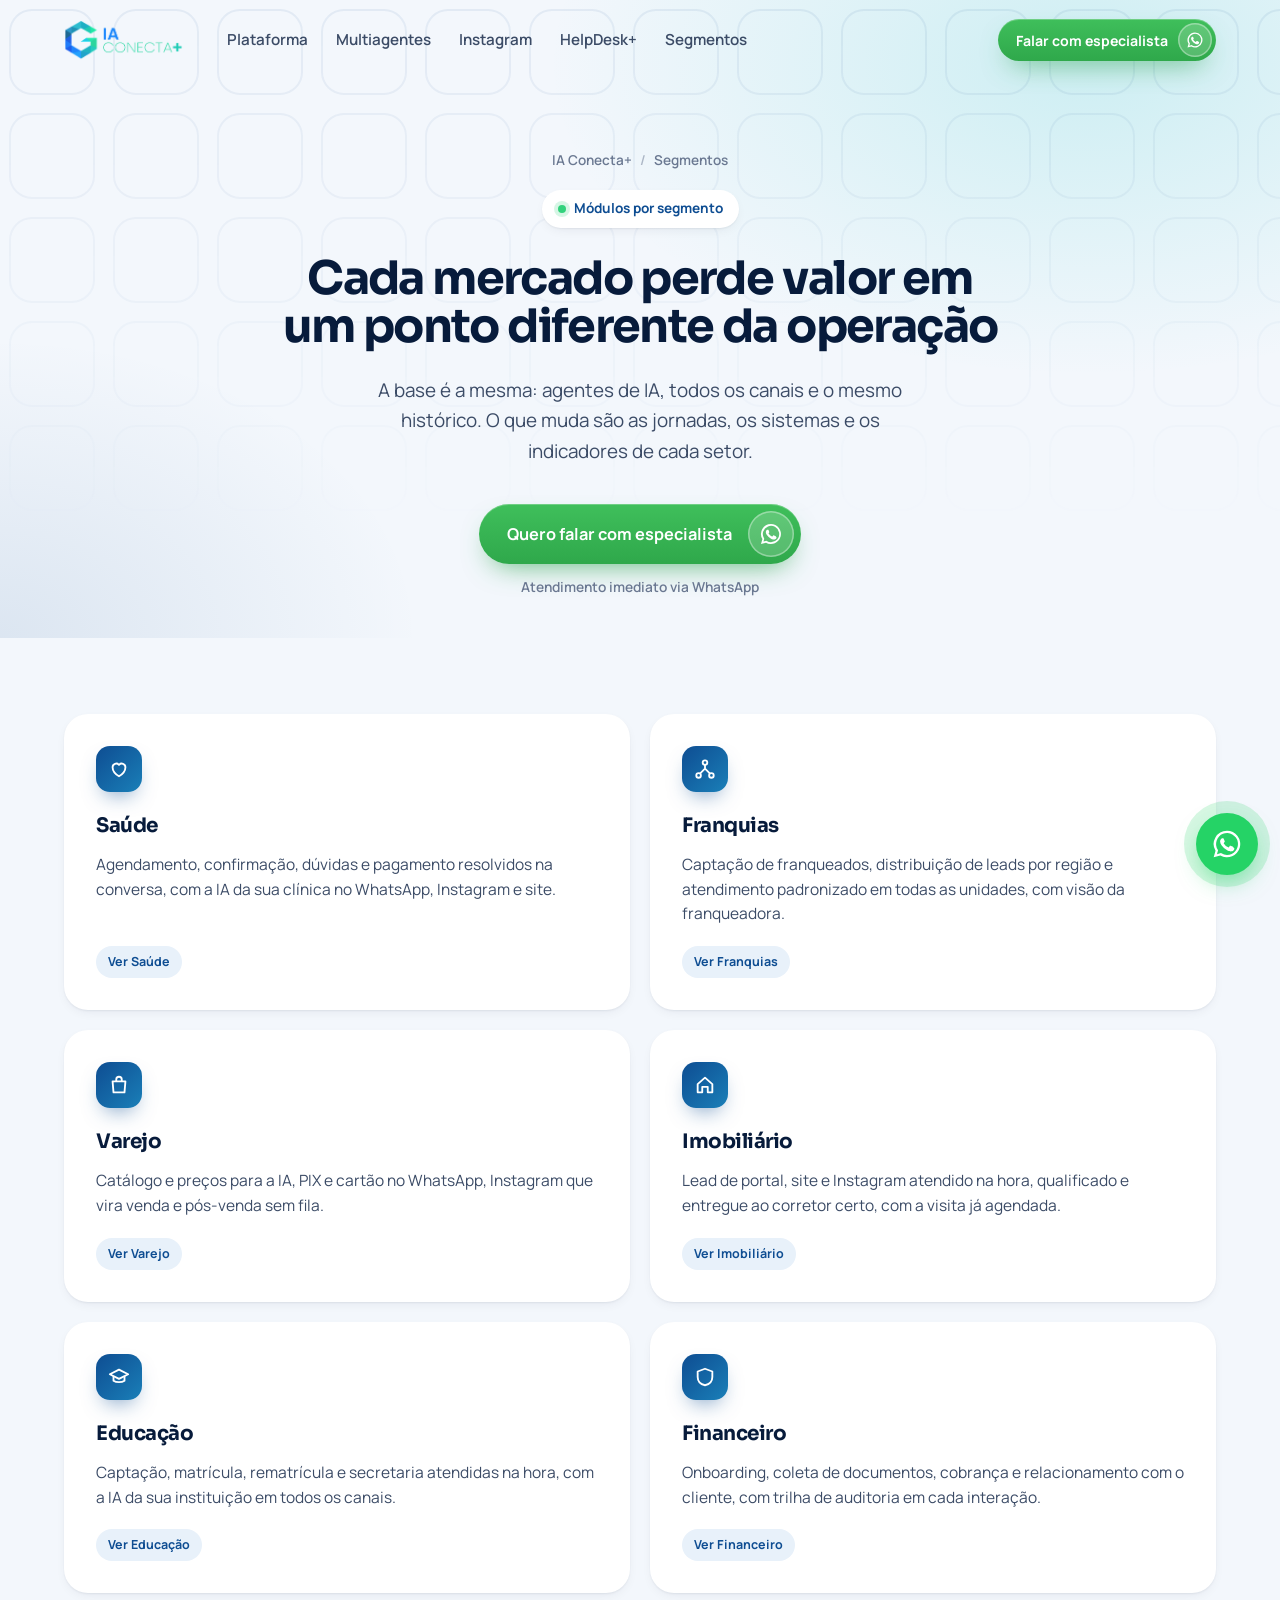
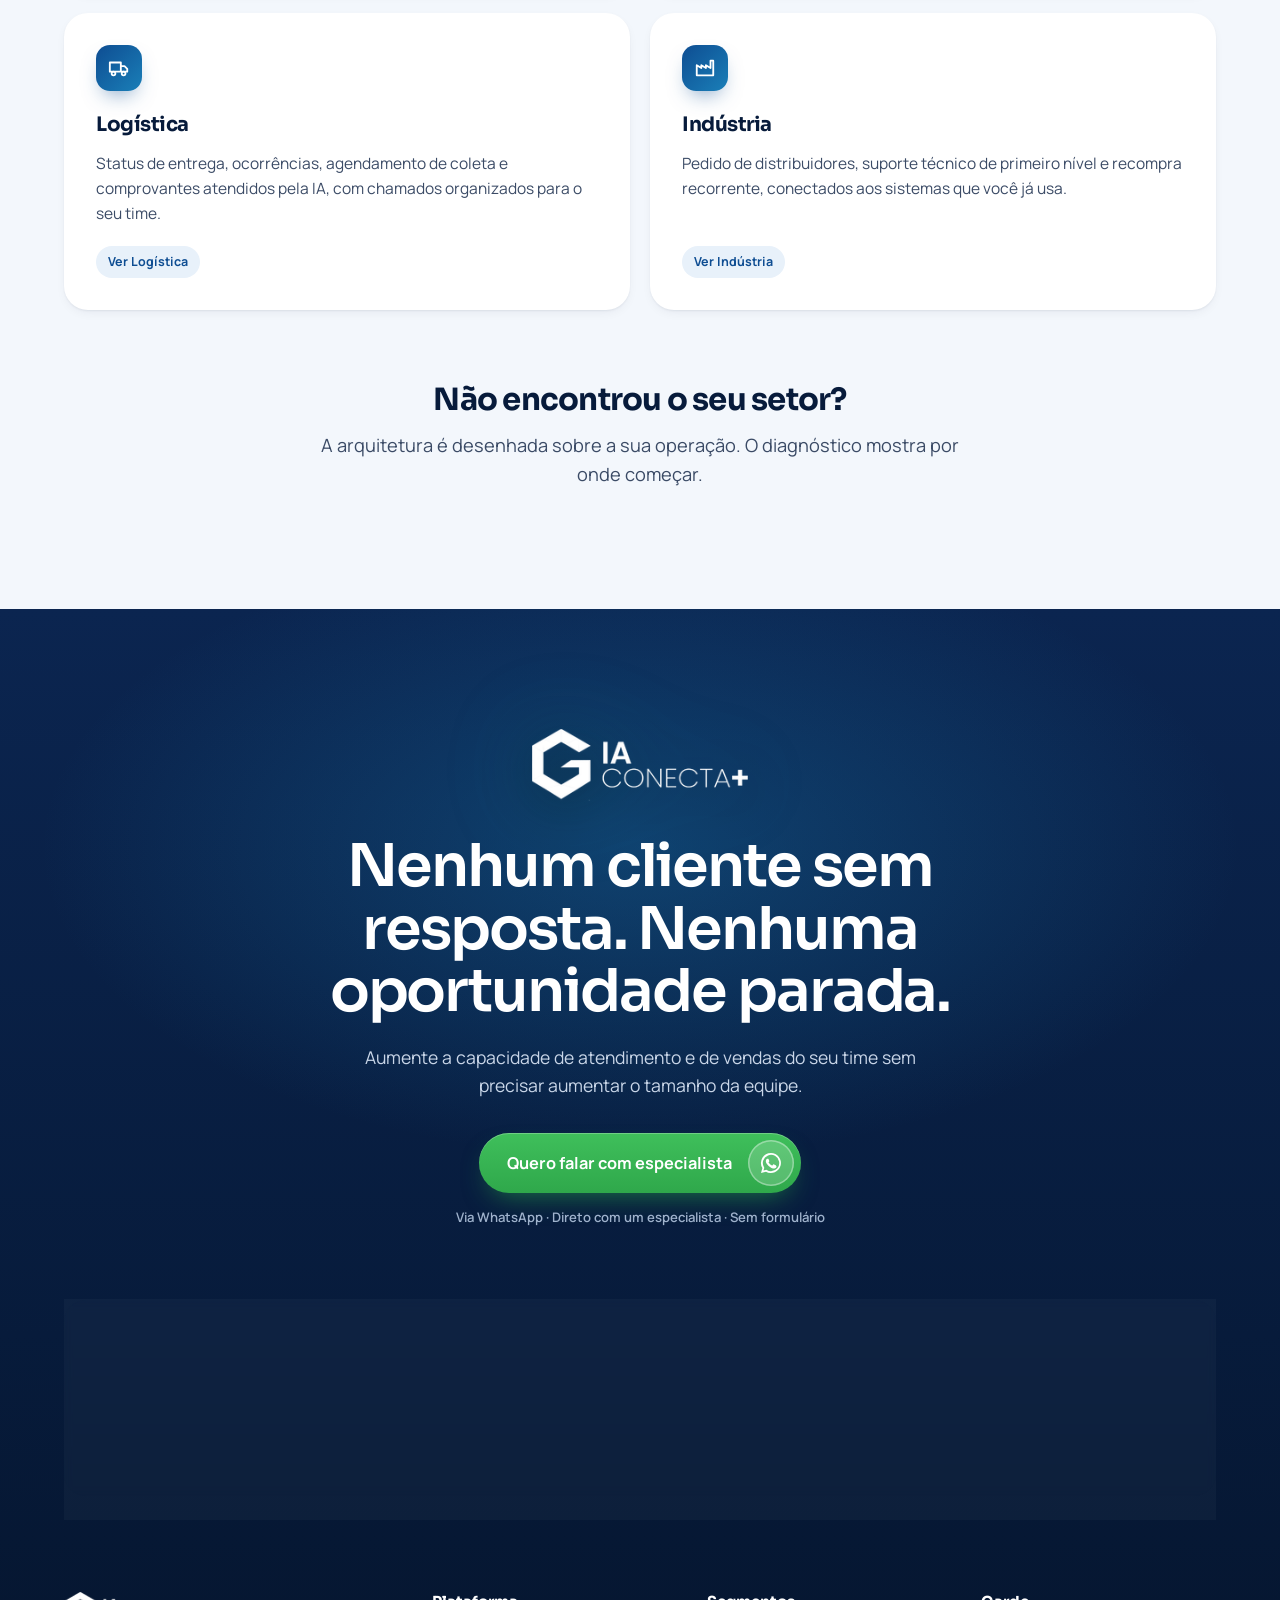
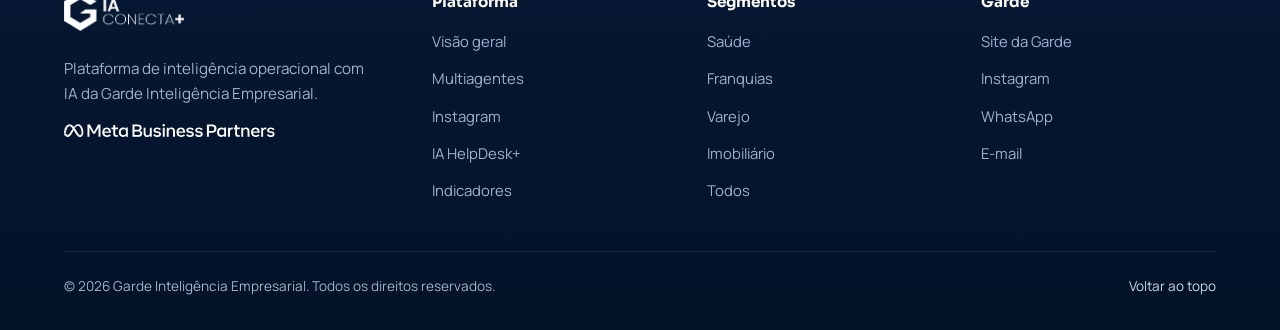
<file: segmentos.html>
<!DOCTYPE html>
<html lang="pt-BR">
<head>
<meta charset="utf-8">
<meta name="viewport" content="width=device-width, initial-scale=1">
<title>Segmentos atendidos · IA Conecta+</title>
<meta name="description" content="A IA Conecta+ aplicada a saúde, franquias, varejo, imobiliário, educação, financeiro, logística e indústria.">
<meta property="og:title" content="Segmentos atendidos · IA Conecta+">
<meta property="og:description" content="A IA Conecta+ aplicada a saúde, franquias, varejo, imobiliário, educação, financeiro, logística e indústria.">
<meta property="og:type" content="website">
<meta name="theme-color" content="#F3F7FC">
<link rel="icon" href="/assets/marca/favicon.png" type="image/png">
<link rel="preconnect" href="https://fonts.googleapis.com">
<link rel="preconnect" href="https://fonts.gstatic.com" crossorigin>
<link rel="stylesheet" href="https://fonts.googleapis.com/css2?family=Sora:wght@400;500;600;700&family=Manrope:wght@400;500;600;700;800&display=swap">
<link rel="stylesheet" href="/assets/css/site.css">
</head>
<body class="no-js" id="topo">
<div class="progress" aria-hidden="true"></div>
<svg width="0" height="0" style="position:absolute" aria-hidden="true">
  <symbol id="i-wa" viewBox="0 0 24 24"><path fill="currentColor" d="M12 2a10 10 0 0 0-8.6 15.1L2 22l5-1.3A10 10 0 1 0 12 2Zm0 18.2a8.2 8.2 0 0 1-4.2-1.2l-.3-.2-3 .8.8-2.9-.2-.3A8.2 8.2 0 1 1 12 20.2Zm4.5-6.1c-.2-.1-1.5-.7-1.7-.8-.2-.1-.4-.1-.6.1l-.8 1c-.1.2-.3.2-.5.1a6.7 6.7 0 0 1-3.3-2.9c-.2-.4.2-.4.7-1.3.1-.2 0-.3 0-.4l-.8-1.8c-.2-.5-.4-.4-.6-.4h-.5a1 1 0 0 0-.7.3 3 3 0 0 0-.9 2.2 5.2 5.2 0 0 0 1.1 2.7 11.8 11.8 0 0 0 4.5 4c1.7.7 2.3.8 3.2.6.5-.1 1.5-.6 1.7-1.2.2-.6.2-1.1.2-1.2-.1-.1-.2-.2-.5-.3Z"/></symbol>
  <symbol id="i-ig" viewBox="0 0 24 24"><g fill="none" stroke="currentColor" stroke-width="2"><rect x="3" y="3" width="18" height="18" rx="5"/><circle cx="12" cy="12" r="4"/><circle cx="17.5" cy="6.5" r="1" fill="currentColor"/></g></symbol>
  <symbol id="i-web" viewBox="0 0 24 24"><g fill="none" stroke="currentColor" stroke-width="2"><rect x="3" y="4" width="18" height="16" rx="3"/><path d="M3 9h18"/></g></symbol>
  <symbol id="i-mail" viewBox="0 0 24 24"><g fill="none" stroke="currentColor" stroke-width="2"><rect x="3" y="5" width="18" height="14" rx="3"/><path d="m4 7 8 6 8-6"/></g></symbol>
  <symbol id="i-check" viewBox="0 0 24 24"><path fill="none" stroke="currentColor" stroke-width="3" stroke-linecap="round" stroke-linejoin="round" d="M5 12.5l4.5 4.5L19 7.5"/></symbol>
  <symbol id="i-arrow" viewBox="0 0 24 24"><path fill="none" stroke="currentColor" stroke-width="2.2" stroke-linecap="round" stroke-linejoin="round" d="M5 12h14m-5-5 5 5-5 5"/></symbol>
  <symbol id="i-spark" viewBox="0 0 24 24"><path fill="currentColor" d="M12 2l1.8 5.4L19 9l-5.2 1.6L12 16l-1.8-5.4L5 9l5.2-1.6zM19 15l.9 2.6L22 18.5l-2.1.9L19 22l-.9-2.6L16 18.5l2.1-.9z"/></symbol>
  <symbol id="i-route" viewBox="0 0 24 24"><g fill="none" stroke="currentColor" stroke-width="2" stroke-linecap="round"><circle cx="6" cy="6" r="2.5"/><circle cx="18" cy="6" r="2.5"/><circle cx="12" cy="18" r="2.5"/><path d="M8 7.5 11 16M16 7.5 13 16M8.5 6h7"/></g></symbol>
  <symbol id="i-sell" viewBox="0 0 24 24"><g fill="none" stroke="currentColor" stroke-width="2" stroke-linecap="round" stroke-linejoin="round"><path d="M3 17l6-6 4 4 8-8"/><path d="M15 7h6v6"/></g></symbol>
  <symbol id="i-coin" viewBox="0 0 24 24"><g fill="none" stroke="currentColor" stroke-width="2"><rect x="3" y="6" width="18" height="12" rx="3"/><circle cx="12" cy="12" r="2.5"/></g></symbol>
  <symbol id="i-tool" viewBox="0 0 24 24"><path fill="none" stroke="currentColor" stroke-width="2" stroke-linecap="round" stroke-linejoin="round" d="M14.7 6.3a4 4 0 0 0 5 5L21 13l-8 8-5-5 8-8zM3 21l5-5"/></symbol>
  <symbol id="i-user" viewBox="0 0 24 24"><g fill="none" stroke="currentColor" stroke-width="2"><circle cx="12" cy="8" r="4"/><path d="M4 21a8 8 0 0 1 16 0"/></g></symbol>
  <symbol id="i-phone" viewBox="0 0 24 24"><path fill="none" stroke="currentColor" stroke-width="2" stroke-linejoin="round" d="M5 3h4l2 5-2.5 1.5a11 11 0 0 0 6 6L16 13l5 2v4a2 2 0 0 1-2 2A17 17 0 0 1 3 5a2 2 0 0 1 2-2z"/></symbol>
  <symbol id="i-heart" viewBox="0 0 24 24"><path fill="none" stroke="currentColor" stroke-width="2" stroke-linejoin="round" d="M12 20s-7-4.4-7-10a4 4 0 0 1 7-2.6A4 4 0 0 1 19 10c0 5.6-7 10-7 10z"/></symbol>
  <symbol id="i-net" viewBox="0 0 24 24"><g fill="none" stroke="currentColor" stroke-width="2"><circle cx="12" cy="5" r="2.5"/><circle cx="5" cy="19" r="2.5"/><circle cx="19" cy="19" r="2.5"/><path d="M12 7.5v4M12 11.5l-5.5 5.5M12 11.5l5.5 5.5"/></g></symbol>
  <symbol id="i-bag" viewBox="0 0 24 24"><g fill="none" stroke="currentColor" stroke-width="2" stroke-linejoin="round"><path d="M5 8h14l-1 12H6z"/><path d="M9 8V6a3 3 0 0 1 6 0v2"/></g></symbol>
  <symbol id="i-home" viewBox="0 0 24 24"><path fill="none" stroke="currentColor" stroke-width="2" stroke-linejoin="round" d="M4 11l8-7 8 7v9h-5v-6H9v6H4z"/></symbol>
  <symbol id="i-cap" viewBox="0 0 24 24"><g fill="none" stroke="currentColor" stroke-width="2" stroke-linejoin="round"><path d="M2 9l10-5 10 5-10 5z"/><path d="M6 11v5c3 2 9 2 12 0v-5"/></g></symbol>
  <symbol id="i-shield" viewBox="0 0 24 24"><path fill="none" stroke="currentColor" stroke-width="2" stroke-linejoin="round" d="M12 3l8 3v6c0 5-3.5 8-8 9-4.5-1-8-4-8-9V6z"/></symbol>
  <symbol id="i-truck" viewBox="0 0 24 24"><g fill="none" stroke="currentColor" stroke-width="2" stroke-linejoin="round"><path d="M2 6h12v10H2zM14 10h4l3 3v3h-7z"/><circle cx="6" cy="18" r="2"/><circle cx="17" cy="18" r="2"/></g></symbol>
  <symbol id="i-factory" viewBox="0 0 24 24"><path fill="none" stroke="currentColor" stroke-width="2" stroke-linejoin="round" d="M3 20V9l5 3V9l5 3V9l5 3V4h3v16z"/></symbol>
  <symbol id="i-cal" viewBox="0 0 24 24"><g fill="none" stroke="currentColor" stroke-width="2"><rect x="3" y="5" width="18" height="16" rx="3"/><path d="M3 10h18M8 3v4M16 3v4"/></g></symbol>
  <symbol id="i-doc" viewBox="0 0 24 24"><g fill="none" stroke="currentColor" stroke-width="2" stroke-linejoin="round"><path d="M6 3h8l4 4v14H6z"/><path d="M14 3v4h4M9 12h6M9 16h6"/></g></symbol>
  <symbol id="i-loop" viewBox="0 0 24 24"><g fill="none" stroke="currentColor" stroke-width="2" stroke-linecap="round" stroke-linejoin="round"><path d="M4 12a8 8 0 0 1 14-5.3L20 9"/><path d="M20 4v5h-5"/><path d="M20 12a8 8 0 0 1-14 5.3L4 15"/><path d="M4 20v-5h5"/></g></symbol>
  <symbol id="i-star" viewBox="0 0 24 24"><path fill="none" stroke="currentColor" stroke-width="2" stroke-linejoin="round" d="M12 3l2.7 5.6 6.1.9-4.4 4.3 1 6.1L12 17l-5.4 2.9 1-6.1-4.4-4.3 6.1-.9z"/></symbol>
  <symbol id="i-chart" viewBox="0 0 24 24"><path fill="none" stroke="currentColor" stroke-width="2" stroke-linecap="round" d="M4 20V10M10 20V4M16 20v-7M22 20H2"/></symbol>
  <symbol id="i-bolt" viewBox="0 0 24 24"><path fill="none" stroke="currentColor" stroke-width="2" stroke-linejoin="round" d="M13 2L4 14h7l-1 8 9-12h-7z"/></symbol>
</svg>
<header>
  <div class="wrap nav">
    <a class="logo" href="/" aria-label="IA Conecta+, página inicial"><img src="/assets/marca/logo-ia-conecta.png" alt="IA Conecta+" width="249" height="84"></a>
    <nav id="menu" aria-label="Principal">
      <a href="/#plataforma">Plataforma</a>
      <a href="/#multiagentes">Multiagentes</a>
      <a href="/#instagram">Instagram</a>
      <a href="/#helpdesk">HelpDesk+</a>
      <a href="/segmentos">Segmentos</a>
    </nav>
    <div class="right">
      <a class="btn-wa sm" href="https://wa.me/5511915192560?text=Ol%C3%A1!%20Quero%20falar%20com%20um%20especialista%20sobre%20a%20IA%20Conecta%2B." target="_blank" rel="noopener">Falar com especialista<span class="ic"><svg><use href="#i-wa"/></svg></span></a>
      <button class="menu-btn" aria-label="Abrir menu" aria-controls="menu" aria-expanded="false"><svg width="24" height="24" viewBox="0 0 24 24" fill="none" stroke="currentColor" stroke-width="2"><path d="M4 7h16M4 12h16M4 17h16"/></svg></button>
    </div>
  </div>
</header>
<main>
<section class="hero seg-hero" style="padding-bottom:40px">
  <div class="wrap" style="max-width:860px;text-align:center">
    <nav class="crumb seq" style="--t:.02s;justify-content:center" aria-label="Você está em"><a href="/">IA Conecta+</a><span>/</span>Segmentos</nav>
    <span class="pill seq" style="--t:.05s">Módulos por segmento</span>
    <h1 class="seq" style="--t:.15s">Cada mercado perde valor em um ponto diferente da operação</h1>
    <p class="lead seq" style="--t:.3s;margin:0 auto">A base é a mesma: agentes de IA, todos os canais e o mesmo histórico. O que muda são as jornadas, os sistemas e os indicadores de cada setor.</p>
    <div class="hero-cta seq" style="--t:.45s;align-items:center">
      <a class="btn-wa" href="https://wa.me/5511915192560?text=Ol%C3%A1!%20Quero%20falar%20com%20um%20especialista%20sobre%20a%20IA%20Conecta%2B." target="_blank" rel="noopener">Quero falar com especialista<span class="ic"><svg><use href="#i-wa"/></svg></span></a>
      <small>Atendimento imediato via WhatsApp</small>
    </div>
  </div>
</section>
<section class="sec" style="padding-top:20px">
  <div class="wrap">
    <div class="uses">
      <a class="use" href="/segmentos/saude" data-r style="--d:0.0s;text-decoration:none"><span class="ico"><svg><use href="#i-heart"/></svg></span><h3>Saúde</h3><p>Agendamento, confirmação, dúvidas e pagamento resolvidos na conversa, com a IA da sua clínica no WhatsApp, Instagram e site.</p><div class="tags"><span>Ver Saúde</span></div></a>
      <a class="use" href="/segmentos/franquias" data-r style="--d:0.1s;text-decoration:none"><span class="ico"><svg><use href="#i-net"/></svg></span><h3>Franquias</h3><p>Captação de franqueados, distribuição de leads por região e atendimento padronizado em todas as unidades, com visão da franqueadora.</p><div class="tags"><span>Ver Franquias</span></div></a>
      <a class="use" href="/segmentos/varejo" data-r style="--d:0.0s;text-decoration:none"><span class="ico"><svg><use href="#i-bag"/></svg></span><h3>Varejo</h3><p>Catálogo e preços para a IA, PIX e cartão no WhatsApp, Instagram que vira venda e pós-venda sem fila.</p><div class="tags"><span>Ver Varejo</span></div></a>
      <a class="use" href="/segmentos/imobiliario" data-r style="--d:0.1s;text-decoration:none"><span class="ico"><svg><use href="#i-home"/></svg></span><h3>Imobiliário</h3><p>Lead de portal, site e Instagram atendido na hora, qualificado e entregue ao corretor certo, com a visita já agendada.</p><div class="tags"><span>Ver Imobiliário</span></div></a>
      <a class="use" href="/segmentos/educacao" data-r style="--d:0.0s;text-decoration:none"><span class="ico"><svg><use href="#i-cap"/></svg></span><h3>Educação</h3><p>Captação, matrícula, rematrícula e secretaria atendidas na hora, com a IA da sua instituição em todos os canais.</p><div class="tags"><span>Ver Educação</span></div></a>
      <a class="use" href="/segmentos/financeiro" data-r style="--d:0.1s;text-decoration:none"><span class="ico"><svg><use href="#i-shield"/></svg></span><h3>Financeiro</h3><p>Onboarding, coleta de documentos, cobrança e relacionamento com o cliente, com trilha de auditoria em cada interação.</p><div class="tags"><span>Ver Financeiro</span></div></a>
      <a class="use" href="/segmentos/logistica" data-r style="--d:0.0s;text-decoration:none"><span class="ico"><svg><use href="#i-truck"/></svg></span><h3>Logística</h3><p>Status de entrega, ocorrências, agendamento de coleta e comprovantes atendidos pela IA, com chamados organizados para o seu time.</p><div class="tags"><span>Ver Logística</span></div></a>
      <a class="use" href="/segmentos/industria" data-r style="--d:0.1s;text-decoration:none"><span class="ico"><svg><use href="#i-factory"/></svg></span><h3>Indústria</h3><p>Pedido de distribuidores, suporte técnico de primeiro nível e recompra recorrente, conectados aos sistemas que você já usa.</p><div class="tags"><span>Ver Indústria</span></div></a>
    </div>
    <div class="center" data-r style="margin-top:72px;max-width:700px;margin-left:auto;margin-right:auto">
      <h2 class="h3">Não encontrou o seu setor?</h2>
      <p class="lead" style="margin-top:14px">A arquitetura é desenhada sobre a sua operação. O diagnóstico mostra por onde começar.</p>
    </div>
  </div>
</section>
</main>

<footer id="diagnostico">
  <div class="ft-cta">
    <div class="wrap">
      <img class="ft-logo" src="/assets/marca/logo-ia-conecta-branco.png" alt="IA Conecta+" width="243" height="81">
      <h2 data-r>Nenhum cliente sem resposta. Nenhuma oportunidade parada.</h2>
      <p data-r style="--d:.1s">Aumente a capacidade de atendimento e de vendas do seu time sem precisar aumentar o tamanho da equipe.</p>
      <div data-r style="--d:.2s"><a class="btn-wa" href="https://wa.me/5511915192560?text=Ol%C3%A1!%20Quero%20falar%20com%20um%20especialista%20sobre%20a%20IA%20Conecta%2B." target="_blank" rel="noopener">Quero falar com especialista<span class="ic"><svg><use href="#i-wa"/></svg></span></a></div>
      <small data-r style="--d:.25s">Via WhatsApp · Direto com um especialista · Sem formulário</small>
      <div class="ft-logos" data-r="zoom">
        <p>A inteligência por trás de operações que atendem e vendem todos os dias</p>
        <ul class="known">
          <li><img src="/assets/clientes/vivo.png" alt="Vivo"></li>
          <li><img src="/assets/clientes/assai.png" alt="Assaí Atacadista"></li>
          <li><img src="/assets/clientes/mercado-pago.png" alt="Mercado Pago"></li>
          <li><img src="/assets/clientes/bradesco.png" alt="Bradesco"></li>
        </ul>
      </div>
    </div>
  </div>
  <div class="wrap">
    <div class="ft-top">
      <div class="ft-brand">
        <a class="logo-w" href="/" aria-label="IA Conecta+"><img src="/assets/marca/logo-ia-conecta-branco.png" alt="IA Conecta+" width="243" height="81"></a>
        <p>Plataforma de inteligência operacional com IA da Garde Inteligência Empresarial.</p>
        <p class="meta"><img src="/assets/marca/meta-business-partners-white.png" alt="Meta Business Partners" width="211" height="13"></p>
      </div>
      <div><h6>Plataforma</h6><ul><li><a href="/#plataforma">Visão geral</a></li><li><a href="/#multiagentes">Multiagentes</a></li><li><a href="/#instagram">Instagram</a></li><li><a href="/#helpdesk">IA HelpDesk+</a></li><li><a href="/#gestao">Indicadores</a></li></ul></div>
      <div><h6>Segmentos</h6><ul><li><a href="/segmentos/saude">Saúde</a></li><li><a href="/segmentos/franquias">Franquias</a></li><li><a href="/segmentos/varejo">Varejo</a></li><li><a href="/segmentos/imobiliario">Imobiliário</a></li><li><a href="/segmentos">Todos</a></li></ul></div>
      <div><h6>Garde</h6><ul><li><a href="https://www.gardesolucoes.com.br/">Site da Garde</a></li><li><a href="https://www.instagram.com/garde.solucoes/">Instagram</a></li><li><a href="https://wa.me/5511915192560?text=Ol%C3%A1!%20Quero%20falar%20com%20um%20especialista%20sobre%20a%20IA%20Conecta%2B." target="_blank" rel="noopener">WhatsApp</a></li><li><a href="mailto:lohany.souza@gardetech.com.br">E-mail</a></li></ul></div>
    </div>
    <div class="ft-bot"><span>© 2026 Garde Inteligência Empresarial. Todos os direitos reservados.</span><a href="#topo">Voltar ao topo</a></div>
  </div>
</footer>

<div class="wa-float" id="wafloat">
  <div class="tip">Fale com um especialista agora mesmo<button type="button" aria-label="Fechar aviso">×</button></div>
  <a href="https://wa.me/5511915192560?text=Ol%C3%A1!%20Quero%20falar%20com%20um%20especialista%20sobre%20a%20IA%20Conecta%2B." target="_blank" rel="noopener" aria-label="Falar com especialista no WhatsApp"><svg><use href="#i-wa"/></svg></a>
</div>

<script src="/assets/js/site.js"></script>
</body>
</html>
</file>
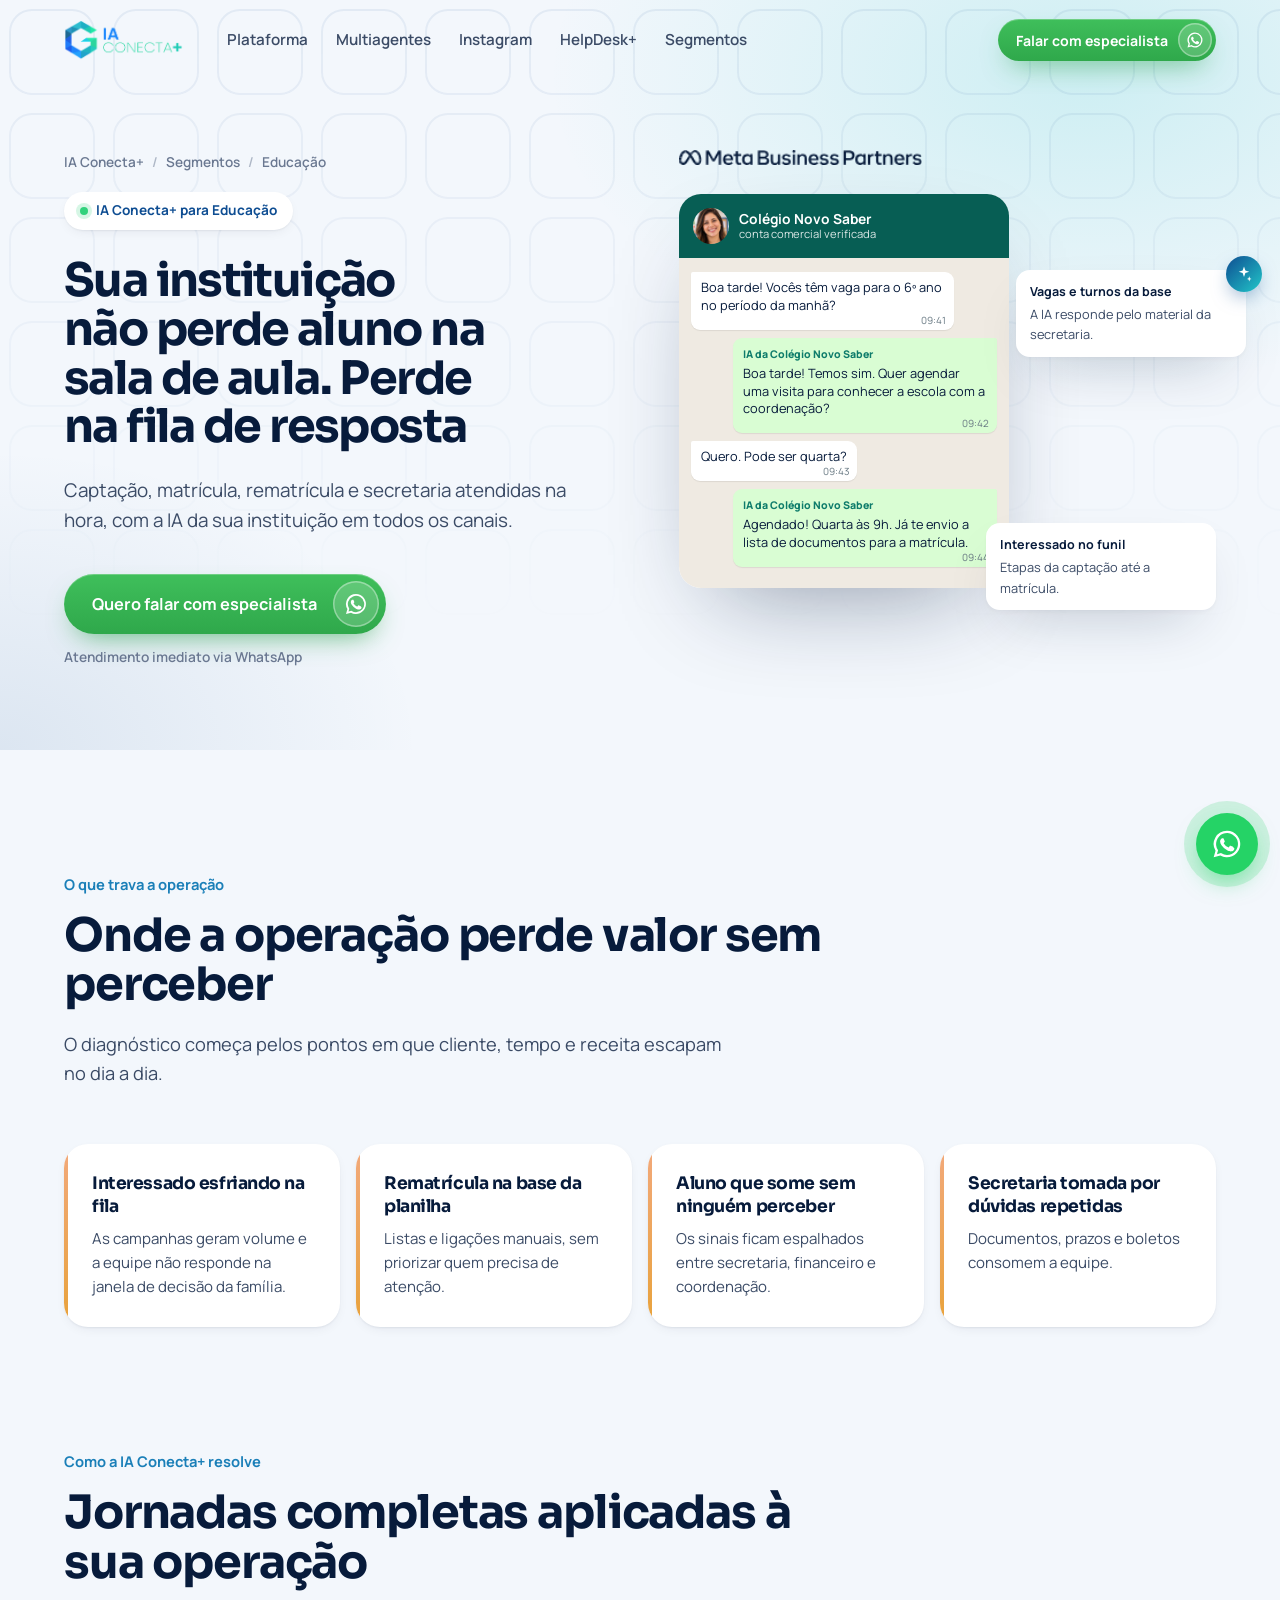
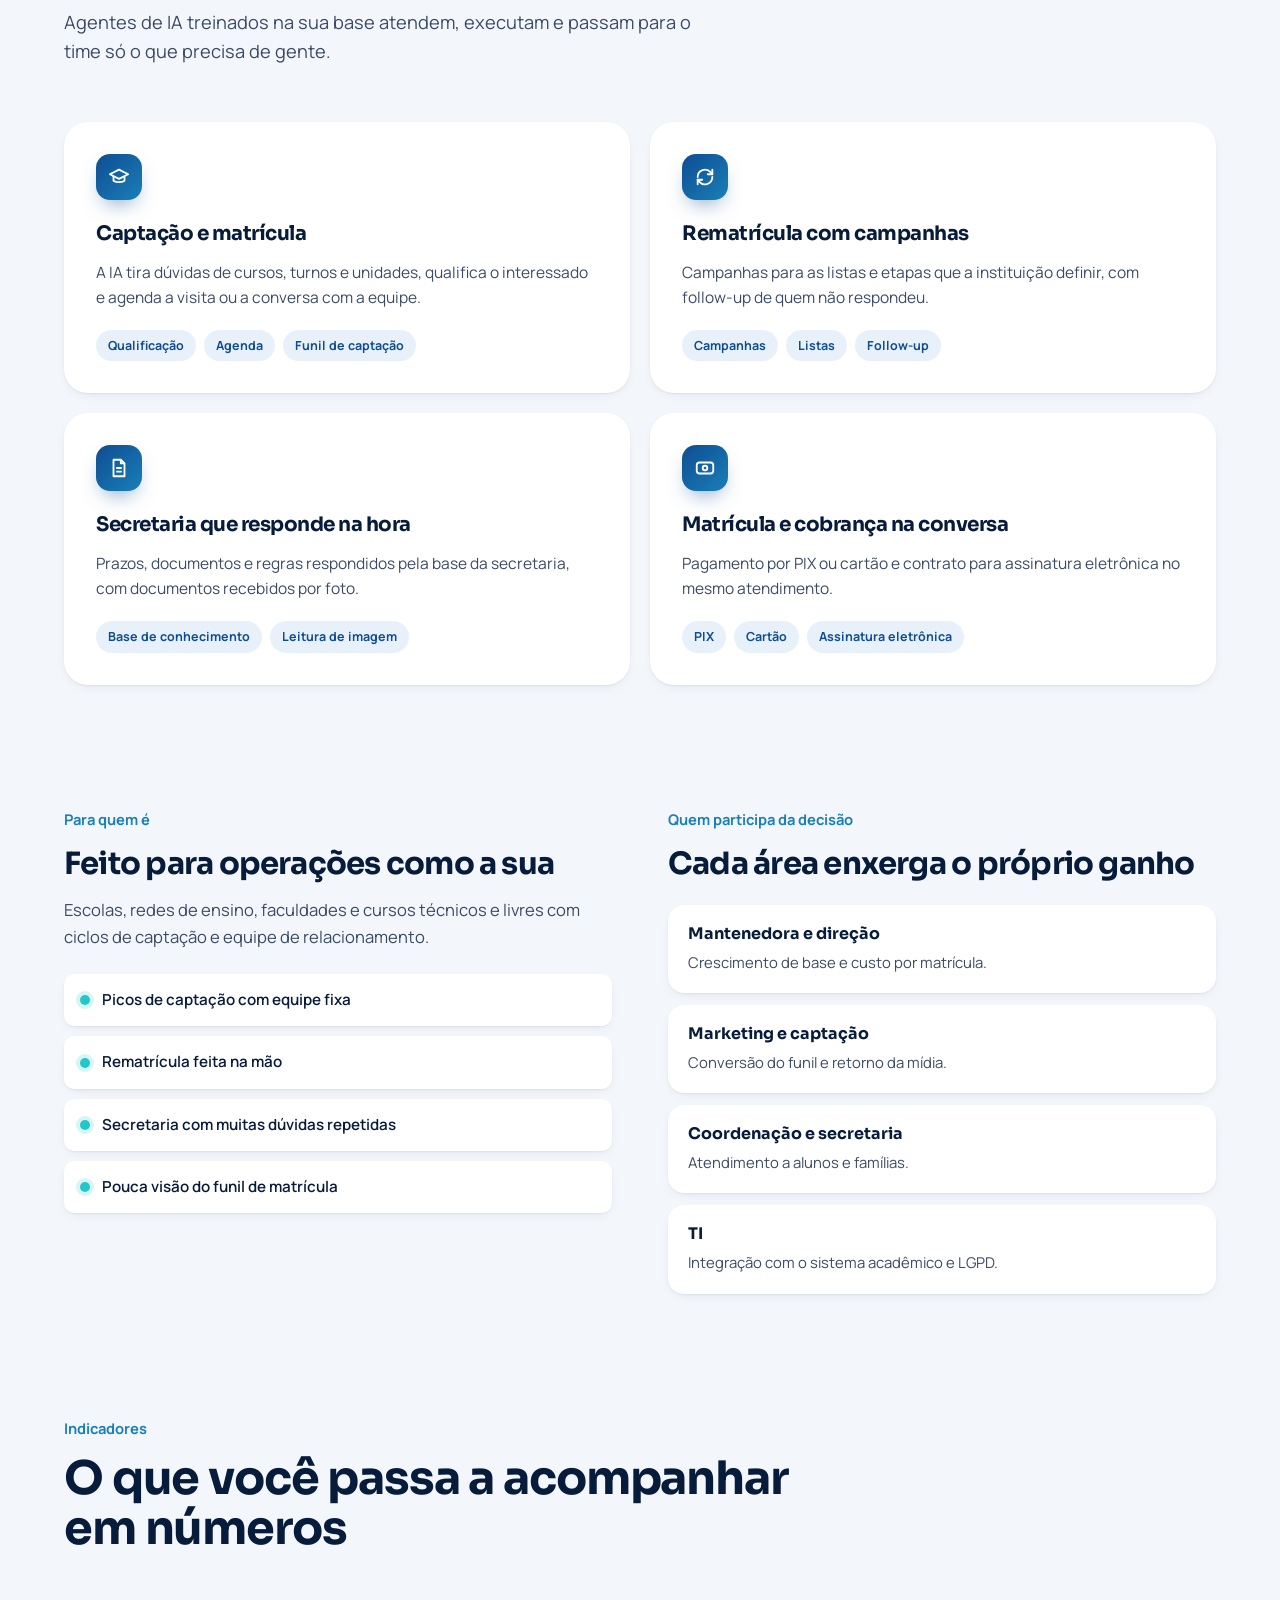
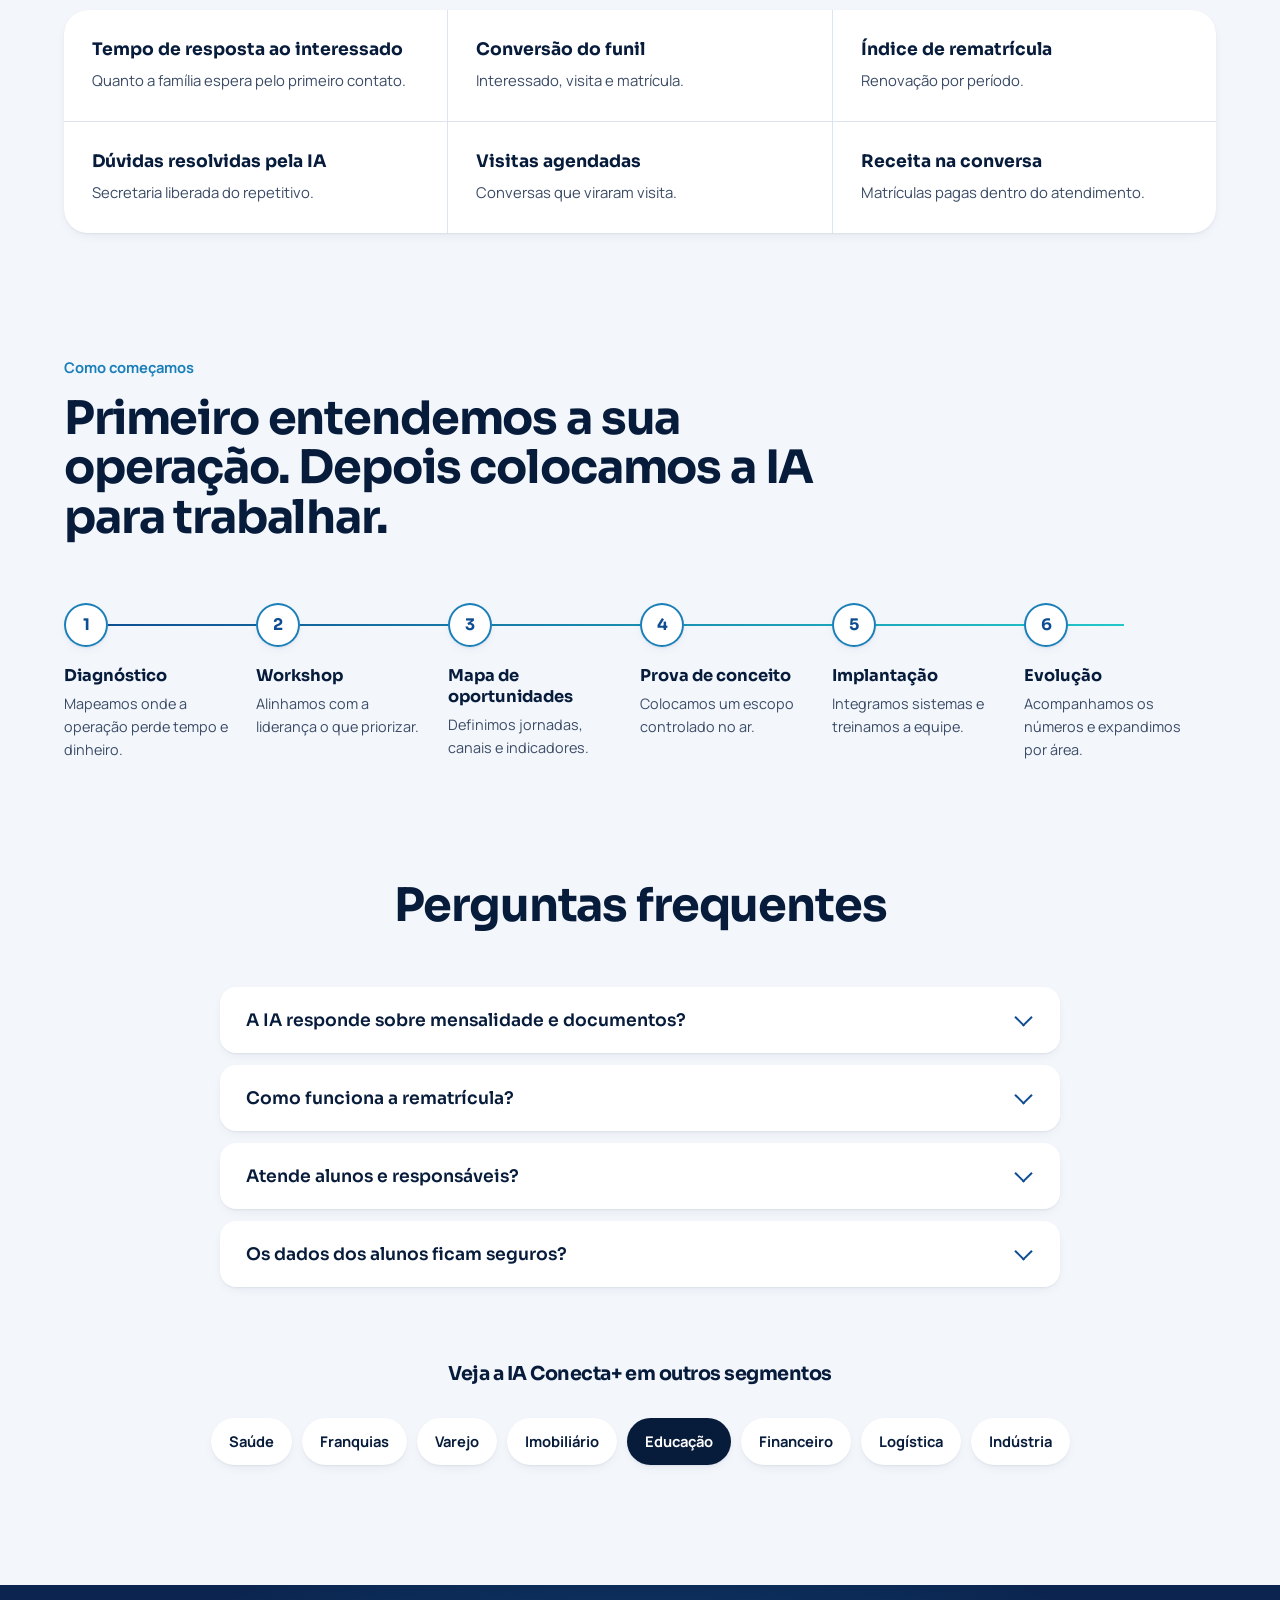
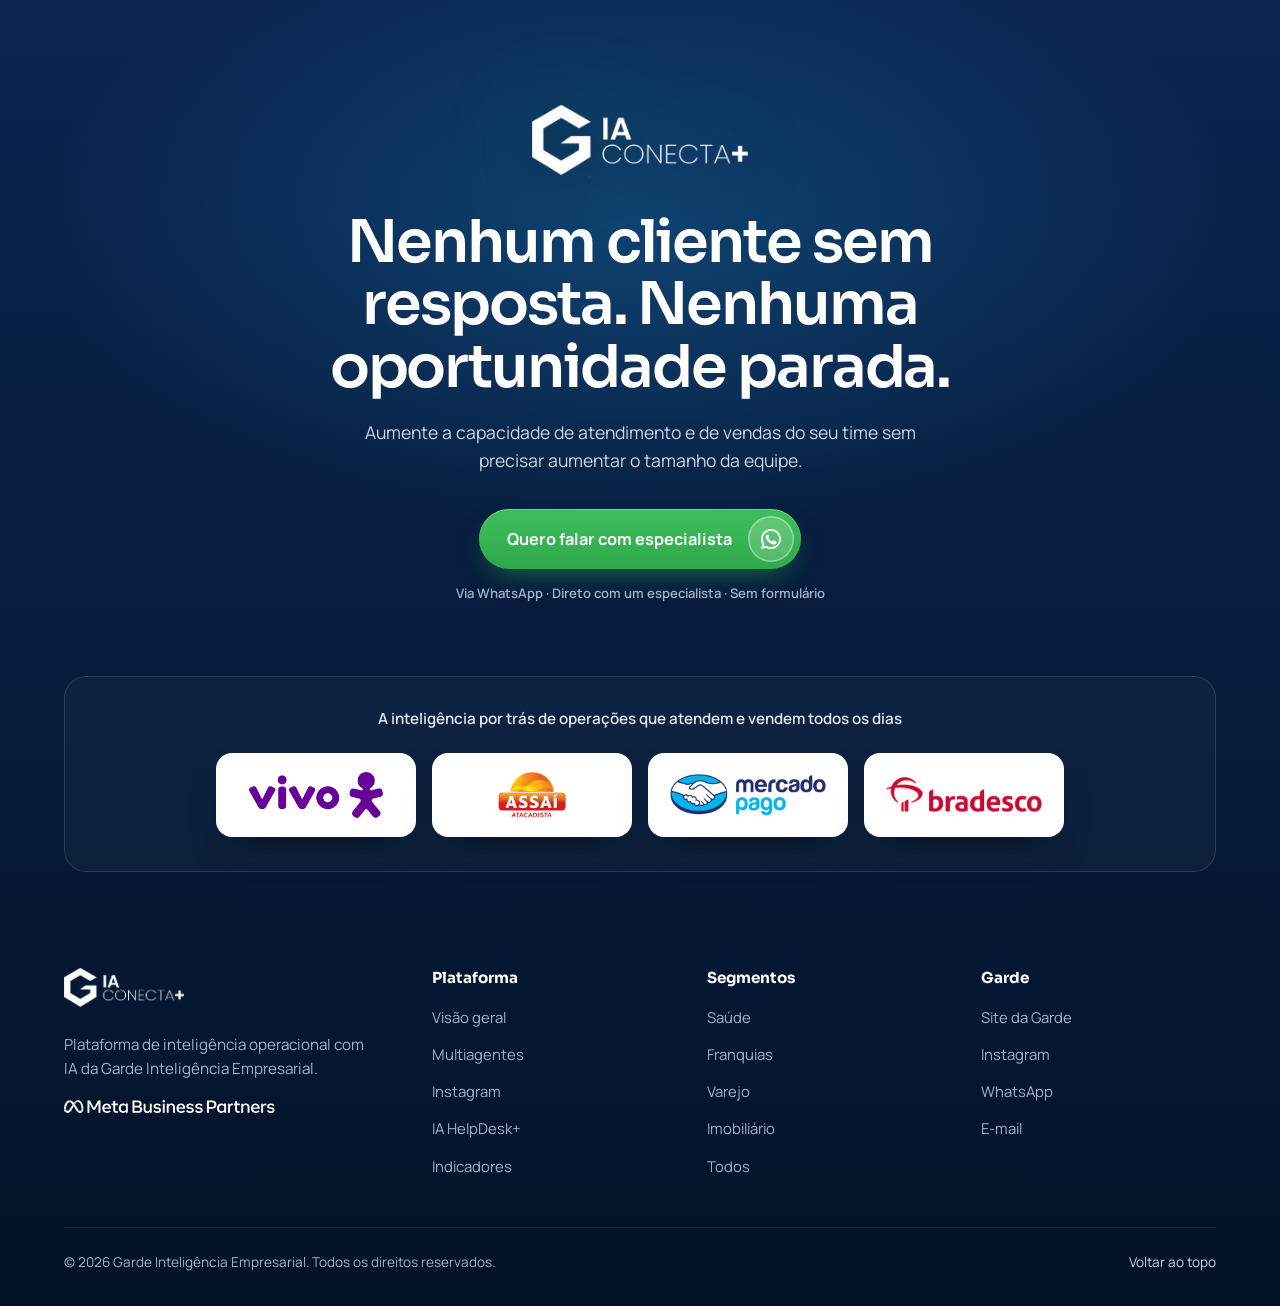
<file: segmentos/educacao.html>
<!DOCTYPE html>
<html lang="pt-BR">
<head>
<meta charset="utf-8">
<meta name="viewport" content="width=device-width, initial-scale=1">
<title>IA para instituições de ensino: captação, matrícula e rematrícula · IA Conecta+</title>
<meta name="description" content="Captação, matrícula, rematrícula e secretaria atendidas na hora, com a IA da sua instituição em todos os canais.">
<meta property="og:title" content="IA para instituições de ensino: captação, matrícula e rematrícula · IA Conecta+">
<meta property="og:description" content="Captação, matrícula, rematrícula e secretaria atendidas na hora, com a IA da sua instituição em todos os canais.">
<meta property="og:type" content="website">
<meta name="theme-color" content="#F3F7FC">
<link rel="icon" href="/assets/marca/favicon.png" type="image/png">
<link rel="preconnect" href="https://fonts.googleapis.com">
<link rel="preconnect" href="https://fonts.gstatic.com" crossorigin>
<link rel="stylesheet" href="https://fonts.googleapis.com/css2?family=Sora:wght@400;500;600;700&family=Manrope:wght@400;500;600;700;800&display=swap">
<link rel="stylesheet" href="/assets/css/site.css">
</head>
<body class="no-js" id="topo">
<div class="progress" aria-hidden="true"></div>
<svg width="0" height="0" style="position:absolute" aria-hidden="true">
  <symbol id="i-wa" viewBox="0 0 24 24"><path fill="currentColor" d="M12 2a10 10 0 0 0-8.6 15.1L2 22l5-1.3A10 10 0 1 0 12 2Zm0 18.2a8.2 8.2 0 0 1-4.2-1.2l-.3-.2-3 .8.8-2.9-.2-.3A8.2 8.2 0 1 1 12 20.2Zm4.5-6.1c-.2-.1-1.5-.7-1.7-.8-.2-.1-.4-.1-.6.1l-.8 1c-.1.2-.3.2-.5.1a6.7 6.7 0 0 1-3.3-2.9c-.2-.4.2-.4.7-1.3.1-.2 0-.3 0-.4l-.8-1.8c-.2-.5-.4-.4-.6-.4h-.5a1 1 0 0 0-.7.3 3 3 0 0 0-.9 2.2 5.2 5.2 0 0 0 1.1 2.7 11.8 11.8 0 0 0 4.5 4c1.7.7 2.3.8 3.2.6.5-.1 1.5-.6 1.7-1.2.2-.6.2-1.1.2-1.2-.1-.1-.2-.2-.5-.3Z"/></symbol>
  <symbol id="i-ig" viewBox="0 0 24 24"><g fill="none" stroke="currentColor" stroke-width="2"><rect x="3" y="3" width="18" height="18" rx="5"/><circle cx="12" cy="12" r="4"/><circle cx="17.5" cy="6.5" r="1" fill="currentColor"/></g></symbol>
  <symbol id="i-web" viewBox="0 0 24 24"><g fill="none" stroke="currentColor" stroke-width="2"><rect x="3" y="4" width="18" height="16" rx="3"/><path d="M3 9h18"/></g></symbol>
  <symbol id="i-mail" viewBox="0 0 24 24"><g fill="none" stroke="currentColor" stroke-width="2"><rect x="3" y="5" width="18" height="14" rx="3"/><path d="m4 7 8 6 8-6"/></g></symbol>
  <symbol id="i-check" viewBox="0 0 24 24"><path fill="none" stroke="currentColor" stroke-width="3" stroke-linecap="round" stroke-linejoin="round" d="M5 12.5l4.5 4.5L19 7.5"/></symbol>
  <symbol id="i-arrow" viewBox="0 0 24 24"><path fill="none" stroke="currentColor" stroke-width="2.2" stroke-linecap="round" stroke-linejoin="round" d="M5 12h14m-5-5 5 5-5 5"/></symbol>
  <symbol id="i-spark" viewBox="0 0 24 24"><path fill="currentColor" d="M12 2l1.8 5.4L19 9l-5.2 1.6L12 16l-1.8-5.4L5 9l5.2-1.6zM19 15l.9 2.6L22 18.5l-2.1.9L19 22l-.9-2.6L16 18.5l2.1-.9z"/></symbol>
  <symbol id="i-route" viewBox="0 0 24 24"><g fill="none" stroke="currentColor" stroke-width="2" stroke-linecap="round"><circle cx="6" cy="6" r="2.5"/><circle cx="18" cy="6" r="2.5"/><circle cx="12" cy="18" r="2.5"/><path d="M8 7.5 11 16M16 7.5 13 16M8.5 6h7"/></g></symbol>
  <symbol id="i-sell" viewBox="0 0 24 24"><g fill="none" stroke="currentColor" stroke-width="2" stroke-linecap="round" stroke-linejoin="round"><path d="M3 17l6-6 4 4 8-8"/><path d="M15 7h6v6"/></g></symbol>
  <symbol id="i-coin" viewBox="0 0 24 24"><g fill="none" stroke="currentColor" stroke-width="2"><rect x="3" y="6" width="18" height="12" rx="3"/><circle cx="12" cy="12" r="2.5"/></g></symbol>
  <symbol id="i-tool" viewBox="0 0 24 24"><path fill="none" stroke="currentColor" stroke-width="2" stroke-linecap="round" stroke-linejoin="round" d="M14.7 6.3a4 4 0 0 0 5 5L21 13l-8 8-5-5 8-8zM3 21l5-5"/></symbol>
  <symbol id="i-user" viewBox="0 0 24 24"><g fill="none" stroke="currentColor" stroke-width="2"><circle cx="12" cy="8" r="4"/><path d="M4 21a8 8 0 0 1 16 0"/></g></symbol>
  <symbol id="i-phone" viewBox="0 0 24 24"><path fill="none" stroke="currentColor" stroke-width="2" stroke-linejoin="round" d="M5 3h4l2 5-2.5 1.5a11 11 0 0 0 6 6L16 13l5 2v4a2 2 0 0 1-2 2A17 17 0 0 1 3 5a2 2 0 0 1 2-2z"/></symbol>
  <symbol id="i-heart" viewBox="0 0 24 24"><path fill="none" stroke="currentColor" stroke-width="2" stroke-linejoin="round" d="M12 20s-7-4.4-7-10a4 4 0 0 1 7-2.6A4 4 0 0 1 19 10c0 5.6-7 10-7 10z"/></symbol>
  <symbol id="i-net" viewBox="0 0 24 24"><g fill="none" stroke="currentColor" stroke-width="2"><circle cx="12" cy="5" r="2.5"/><circle cx="5" cy="19" r="2.5"/><circle cx="19" cy="19" r="2.5"/><path d="M12 7.5v4M12 11.5l-5.5 5.5M12 11.5l5.5 5.5"/></g></symbol>
  <symbol id="i-bag" viewBox="0 0 24 24"><g fill="none" stroke="currentColor" stroke-width="2" stroke-linejoin="round"><path d="M5 8h14l-1 12H6z"/><path d="M9 8V6a3 3 0 0 1 6 0v2"/></g></symbol>
  <symbol id="i-home" viewBox="0 0 24 24"><path fill="none" stroke="currentColor" stroke-width="2" stroke-linejoin="round" d="M4 11l8-7 8 7v9h-5v-6H9v6H4z"/></symbol>
  <symbol id="i-cap" viewBox="0 0 24 24"><g fill="none" stroke="currentColor" stroke-width="2" stroke-linejoin="round"><path d="M2 9l10-5 10 5-10 5z"/><path d="M6 11v5c3 2 9 2 12 0v-5"/></g></symbol>
  <symbol id="i-shield" viewBox="0 0 24 24"><path fill="none" stroke="currentColor" stroke-width="2" stroke-linejoin="round" d="M12 3l8 3v6c0 5-3.5 8-8 9-4.5-1-8-4-8-9V6z"/></symbol>
  <symbol id="i-truck" viewBox="0 0 24 24"><g fill="none" stroke="currentColor" stroke-width="2" stroke-linejoin="round"><path d="M2 6h12v10H2zM14 10h4l3 3v3h-7z"/><circle cx="6" cy="18" r="2"/><circle cx="17" cy="18" r="2"/></g></symbol>
  <symbol id="i-factory" viewBox="0 0 24 24"><path fill="none" stroke="currentColor" stroke-width="2" stroke-linejoin="round" d="M3 20V9l5 3V9l5 3V9l5 3V4h3v16z"/></symbol>
  <symbol id="i-cal" viewBox="0 0 24 24"><g fill="none" stroke="currentColor" stroke-width="2"><rect x="3" y="5" width="18" height="16" rx="3"/><path d="M3 10h18M8 3v4M16 3v4"/></g></symbol>
  <symbol id="i-doc" viewBox="0 0 24 24"><g fill="none" stroke="currentColor" stroke-width="2" stroke-linejoin="round"><path d="M6 3h8l4 4v14H6z"/><path d="M14 3v4h4M9 12h6M9 16h6"/></g></symbol>
  <symbol id="i-loop" viewBox="0 0 24 24"><g fill="none" stroke="currentColor" stroke-width="2" stroke-linecap="round" stroke-linejoin="round"><path d="M4 12a8 8 0 0 1 14-5.3L20 9"/><path d="M20 4v5h-5"/><path d="M20 12a8 8 0 0 1-14 5.3L4 15"/><path d="M4 20v-5h5"/></g></symbol>
  <symbol id="i-star" viewBox="0 0 24 24"><path fill="none" stroke="currentColor" stroke-width="2" stroke-linejoin="round" d="M12 3l2.7 5.6 6.1.9-4.4 4.3 1 6.1L12 17l-5.4 2.9 1-6.1-4.4-4.3 6.1-.9z"/></symbol>
  <symbol id="i-chart" viewBox="0 0 24 24"><path fill="none" stroke="currentColor" stroke-width="2" stroke-linecap="round" d="M4 20V10M10 20V4M16 20v-7M22 20H2"/></symbol>
  <symbol id="i-bolt" viewBox="0 0 24 24"><path fill="none" stroke="currentColor" stroke-width="2" stroke-linejoin="round" d="M13 2L4 14h7l-1 8 9-12h-7z"/></symbol>
</svg>
<header>
  <div class="wrap nav">
    <a class="logo" href="/" aria-label="IA Conecta+, página inicial"><img src="/assets/marca/logo-ia-conecta.png" alt="IA Conecta+" width="249" height="84"></a>
    <nav id="menu" aria-label="Principal">
      <a href="/#plataforma">Plataforma</a>
      <a href="/#multiagentes">Multiagentes</a>
      <a href="/#instagram">Instagram</a>
      <a href="/#helpdesk">HelpDesk+</a>
      <a href="/segmentos">Segmentos</a>
    </nav>
    <div class="right">
      <a class="btn-wa sm" href="https://wa.me/5511915192560?text=Ol%C3%A1!%20Quero%20falar%20com%20um%20especialista%20sobre%20a%20IA%20Conecta%2B%20para%20Educa%C3%A7%C3%A3o." target="_blank" rel="noopener">Falar com especialista<span class="ic"><svg><use href="#i-wa"/></svg></span></a>
      <button class="menu-btn" aria-label="Abrir menu" aria-controls="menu" aria-expanded="false"><svg width="24" height="24" viewBox="0 0 24 24" fill="none" stroke="currentColor" stroke-width="2"><path d="M4 7h16M4 12h16M4 17h16"/></svg></button>
    </div>
  </div>
</header>
<main>
<section class="hero seg-hero">
  <div class="wrap hero-grid">
    <div>
      <nav class="crumb seq" style="--t:.02s" aria-label="Você está em"><a href="/">IA Conecta+</a><span>/</span><a href="/segmentos">Segmentos</a><span>/</span>Educação</nav>
      <span class="pill seq" style="--t:.05s">IA Conecta+ para Educação</span>
      <h1 class="seq" style="--t:.15s">Sua instituição não perde aluno na sala de aula. Perde na fila de resposta</h1>
      <p class="lead seq" style="--t:.3s">Captação, matrícula, rematrícula e secretaria atendidas na hora, com a IA da sua instituição em todos os canais.</p>
      <div class="hero-cta seq" style="--t:.45s">
        <a class="btn-wa" href="https://wa.me/5511915192560?text=Ol%C3%A1!%20Quero%20falar%20com%20um%20especialista%20sobre%20a%20IA%20Conecta%2B%20para%20Educa%C3%A7%C3%A3o." target="_blank" rel="noopener">Quero falar com especialista<span class="ic"><svg><use href="#i-wa"/></svg></span></a>
        <small>Atendimento imediato via WhatsApp</small>
      </div>
    </div>
    <div class="stage seg-stage" aria-hidden="true">
      <div class="meta meta-top seq" style="--t:.3s"><img src="/assets/marca/meta-business-partners-navy.png" alt="Meta Business Partners" width="211" height="13"></div>
      <div class="chatcard seq" style="--t:.4s">
        <div class="phone">
          <div class="ph-h"><span class="av photo-av"><img src="/assets/hero/avatar-educacao.jpg" alt=""></span><div><b>Colégio Novo Saber</b><small>conta comercial verificada</small></div></div>
          <div class="ph-b">
            <div class="w in seq" style="--t:0.8s">Boa tarde! Vocês têm vaga para o 6º ano no período da manhã?<time>09:41</time></div>
            <div class="w out seq" style="--t:1.4s"><span class="chip-ia">IA da Colégio Novo Saber</span><br>Boa tarde! Temos sim. Quer agendar uma visita para conhecer a escola com a coordenação?<time>09:42</time></div>
            <div class="w in seq" style="--t:2.0s">Quero. Pode ser quarta?<time>09:43</time></div>
            <div class="w out seq" style="--t:2.6s"><span class="chip-ia">IA da Colégio Novo Saber</span><br>Agendado! Quarta às 9h. Já te envio a lista de documentos para a matrícula.<time>09:44</time></div>
          </div>
        </div>
      </div>
      <div class="bubble b1 float" style="--t:3.4s"><span class="spark"><svg><use href="#i-spark"/></svg></span><b>Vagas e turnos da base</b>A IA responde pelo material da secretaria.</div>
      <div class="bubble b2 float" style="--t:3.9s"><b>Interessado no funil</b>Etapas da captação até a matrícula.</div>
    </div>
  </div>
</section>

<section class="sec">
  <div class="wrap">
    <div data-r style="max-width:760px">
      <span class="kicker">O que trava a operação</span>
      <h2 class="h2">Onde a operação perde valor sem perceber</h2>
      <p class="lead" style="margin-top:20px">O diagnóstico começa pelos pontos em que cliente, tempo e receita escapam no dia a dia.</p>
    </div>
    <div class="pains">
      <article class="pain" data-r style="--d:0.00s"><h3>Interessado esfriando na fila</h3><p>As campanhas geram volume e a equipe não responde na janela de decisão da família.</p></article>
      <article class="pain" data-r style="--d:0.07s"><h3>Rematrícula na base da planilha</h3><p>Listas e ligações manuais, sem priorizar quem precisa de atenção.</p></article>
      <article class="pain" data-r style="--d:0.14s"><h3>Aluno que some sem ninguém perceber</h3><p>Os sinais ficam espalhados entre secretaria, financeiro e coordenação.</p></article>
      <article class="pain" data-r style="--d:0.21s"><h3>Secretaria tomada por dúvidas repetidas</h3><p>Documentos, prazos e boletos consomem a equipe.</p></article>
    </div>
  </div>
</section>

<section class="sec" style="padding-top:0">
  <div class="wrap">
    <div data-r style="max-width:760px">
      <span class="kicker">Como a IA Conecta+ resolve</span>
      <h2 class="h2">Jornadas completas aplicadas à sua operação</h2>
      <p class="lead" style="margin-top:20px">Agentes de IA treinados na sua base atendem, executam e passam para o time só o que precisa de gente.</p>
    </div>
    <div class="uses">
      <article class="use" data-r style="--d:0.0s"><span class="ico"><svg><use href="#i-cap"/></svg></span><h3>Captação e matrícula</h3><p>A IA tira dúvidas de cursos, turnos e unidades, qualifica o interessado e agenda a visita ou a conversa com a equipe.</p><div class="tags"><span>Qualificação</span><span>Agenda</span><span>Funil de captação</span></div></article>
      <article class="use" data-r style="--d:0.1s"><span class="ico"><svg><use href="#i-loop"/></svg></span><h3>Rematrícula com campanhas</h3><p>Campanhas para as listas e etapas que a instituição definir, com follow-up de quem não respondeu.</p><div class="tags"><span>Campanhas</span><span>Listas</span><span>Follow-up</span></div></article>
      <article class="use" data-r style="--d:0.0s"><span class="ico"><svg><use href="#i-doc"/></svg></span><h3>Secretaria que responde na hora</h3><p>Prazos, documentos e regras respondidos pela base da secretaria, com documentos recebidos por foto.</p><div class="tags"><span>Base de conhecimento</span><span>Leitura de imagem</span></div></article>
      <article class="use" data-r style="--d:0.1s"><span class="ico"><svg><use href="#i-coin"/></svg></span><h3>Matrícula e cobrança na conversa</h3><p>Pagamento por PIX ou cartão e contrato para assinatura eletrônica no mesmo atendimento.</p><div class="tags"><span>PIX</span><span>Cartão</span><span>Assinatura eletrônica</span></div></article>
    </div>
  </div>
</section>

<section class="sec" style="padding-top:0">
  <div class="wrap fit">
    <div data-r="left">
      <span class="kicker">Para quem é</span>
      <h2 class="h3">Feito para operações como a sua</h2>
      <p class="lead" style="margin-top:16px;font-size:1.04rem">Escolas, redes de ensino, faculdades e cursos técnicos e livres com ciclos de captação e equipe de relacionamento.</p>
      <ul class="signals"><li>Picos de captação com equipe fixa</li><li>Rematrícula feita na mão</li><li>Secretaria com muitas dúvidas repetidas</li><li>Pouca visão do funil de matrícula</li></ul>
    </div>
    <div data-r="right">
      <span class="kicker">Quem participa da decisão</span>
      <h2 class="h3">Cada área enxerga o próprio ganho</h2>
      <div class="people"><div><b>Mantenedora e direção</b><span>Crescimento de base e custo por matrícula.</span></div><div><b>Marketing e captação</b><span>Conversão do funil e retorno da mídia.</span></div><div><b>Coordenação e secretaria</b><span>Atendimento a alunos e famílias.</span></div><div><b>TI</b><span>Integração com o sistema acadêmico e LGPD.</span></div></div>
    </div>
  </div>
</section>

<section class="sec" style="padding-top:0">
  <div class="wrap">
    <div data-r style="max-width:760px">
      <span class="kicker">Indicadores</span>
      <h2 class="h2">O que você passa a acompanhar em números</h2>
    </div>
    <div class="kpi-grid"><div data-r style="--d:0.00s"><b>Tempo de resposta ao interessado</b><span>Quanto a família espera pelo primeiro contato.</span></div><div data-r style="--d:0.05s"><b>Conversão do funil</b><span>Interessado, visita e matrícula.</span></div><div data-r style="--d:0.10s"><b>Índice de rematrícula</b><span>Renovação por período.</span></div><div data-r style="--d:0.15s"><b>Dúvidas resolvidas pela IA</b><span>Secretaria liberada do repetitivo.</span></div><div data-r style="--d:0.20s"><b>Visitas agendadas</b><span>Conversas que viraram visita.</span></div><div data-r style="--d:0.25s"><b>Receita na conversa</b><span>Matrículas pagas dentro do atendimento.</span></div></div>
  </div>
</section>

<section class="sec" style="padding-top:0">
  <div class="wrap">
    <div data-r style="max-width:760px">
      <span class="kicker">Como começamos</span>
      <h2 class="h2">Primeiro entendemos a sua operação. Depois colocamos a IA para trabalhar.</h2>
    </div>
    <ol class="journey" data-r>
      <li><b>Diagnóstico</b><span>Mapeamos onde a operação perde tempo e dinheiro.</span></li>
      <li><b>Workshop</b><span>Alinhamos com a liderança o que priorizar.</span></li>
      <li><b>Mapa de oportunidades</b><span>Definimos jornadas, canais e indicadores.</span></li>
      <li><b>Prova de conceito</b><span>Colocamos um escopo controlado no ar.</span></li>
      <li><b>Implantação</b><span>Integramos sistemas e treinamos a equipe.</span></li>
      <li><b>Evolução</b><span>Acompanhamos os números e expandimos por área.</span></li>
    </ol>
  </div>
</section>

<section class="sec" style="padding-top:0">
  <div class="wrap">
    <div class="center" data-r><h2 class="h2">Perguntas frequentes</h2></div>
    <div class="faq">
      <details data-r><summary>A IA responde sobre mensalidade e documentos?</summary><p>Sim, pelo material que a instituição coloca na base. Atualizou o documento, a resposta muda na hora.</p></details>
      <details data-r><summary>Como funciona a rematrícula?</summary><p>Você define as listas e as etapas do funil, e a plataforma dispara as campanhas pela API oficial, com follow-up para quem não respondeu.</p></details>
      <details data-r><summary>Atende alunos e responsáveis?</summary><p>Sim. A IA reconhece quem está falando pelo telefone e usa os dados do cadastro no atendimento.</p></details>
      <details data-r><summary>Os dados dos alunos ficam seguros?</summary><p>Os dados ficam isolados e criptografados, com perfis de acesso por função e conformidade com a LGPD.</p></details>
    </div>
    <div class="center" data-r style="margin-top:72px">
      <h3 style="font-size:1.2rem">Veja a IA Conecta+ em outros segmentos</h3>
      <div class="others" style="justify-content:center"><a href="/segmentos/saude">Saúde</a><a href="/segmentos/franquias">Franquias</a><a href="/segmentos/varejo">Varejo</a><a href="/segmentos/imobiliario">Imobiliário</a><a href="/segmentos/educacao" aria-current="page">Educação</a><a href="/segmentos/financeiro">Financeiro</a><a href="/segmentos/logistica">Logística</a><a href="/segmentos/industria">Indústria</a></div>
    </div>
  </div>
</section>
</main>

<footer id="diagnostico">
  <div class="ft-cta">
    <div class="wrap">
      <img class="ft-logo" src="/assets/marca/logo-ia-conecta-branco.png" alt="IA Conecta+" width="243" height="81">
      <h2 data-r>Nenhum cliente sem resposta. Nenhuma oportunidade parada.</h2>
      <p data-r style="--d:.1s">Aumente a capacidade de atendimento e de vendas do seu time sem precisar aumentar o tamanho da equipe.</p>
      <div data-r style="--d:.2s"><a class="btn-wa" href="https://wa.me/5511915192560?text=Ol%C3%A1!%20Quero%20falar%20com%20um%20especialista%20sobre%20a%20IA%20Conecta%2B%20para%20Educa%C3%A7%C3%A3o." target="_blank" rel="noopener">Quero falar com especialista<span class="ic"><svg><use href="#i-wa"/></svg></span></a></div>
      <small data-r style="--d:.25s">Via WhatsApp · Direto com um especialista · Sem formulário</small>
      <div class="ft-logos" data-r="zoom">
        <p>A inteligência por trás de operações que atendem e vendem todos os dias</p>
        <ul class="known">
          <li><img src="/assets/clientes/vivo.png" alt="Vivo"></li>
          <li><img src="/assets/clientes/assai.png" alt="Assaí Atacadista"></li>
          <li><img src="/assets/clientes/mercado-pago.png" alt="Mercado Pago"></li>
          <li><img src="/assets/clientes/bradesco.png" alt="Bradesco"></li>
        </ul>
      </div>
    </div>
  </div>
  <div class="wrap">
    <div class="ft-top">
      <div class="ft-brand">
        <a class="logo-w" href="/" aria-label="IA Conecta+"><img src="/assets/marca/logo-ia-conecta-branco.png" alt="IA Conecta+" width="243" height="81"></a>
        <p>Plataforma de inteligência operacional com IA da Garde Inteligência Empresarial.</p>
        <p class="meta"><img src="/assets/marca/meta-business-partners-white.png" alt="Meta Business Partners" width="211" height="13"></p>
      </div>
      <div><h6>Plataforma</h6><ul><li><a href="/#plataforma">Visão geral</a></li><li><a href="/#multiagentes">Multiagentes</a></li><li><a href="/#instagram">Instagram</a></li><li><a href="/#helpdesk">IA HelpDesk+</a></li><li><a href="/#gestao">Indicadores</a></li></ul></div>
      <div><h6>Segmentos</h6><ul><li><a href="/segmentos/saude">Saúde</a></li><li><a href="/segmentos/franquias">Franquias</a></li><li><a href="/segmentos/varejo">Varejo</a></li><li><a href="/segmentos/imobiliario">Imobiliário</a></li><li><a href="/segmentos">Todos</a></li></ul></div>
      <div><h6>Garde</h6><ul><li><a href="https://www.gardesolucoes.com.br/">Site da Garde</a></li><li><a href="https://www.instagram.com/garde.solucoes/">Instagram</a></li><li><a href="https://wa.me/5511915192560?text=Ol%C3%A1!%20Quero%20falar%20com%20um%20especialista%20sobre%20a%20IA%20Conecta%2B%20para%20Educa%C3%A7%C3%A3o." target="_blank" rel="noopener">WhatsApp</a></li><li><a href="mailto:lohany.souza@gardetech.com.br">E-mail</a></li></ul></div>
    </div>
    <div class="ft-bot"><span>© 2026 Garde Inteligência Empresarial. Todos os direitos reservados.</span><a href="#topo">Voltar ao topo</a></div>
  </div>
</footer>

<div class="wa-float" id="wafloat">
  <div class="tip">Fale com um especialista agora mesmo<button type="button" aria-label="Fechar aviso">×</button></div>
  <a href="https://wa.me/5511915192560?text=Ol%C3%A1!%20Quero%20falar%20com%20um%20especialista%20sobre%20a%20IA%20Conecta%2B%20para%20Educa%C3%A7%C3%A3o." target="_blank" rel="noopener" aria-label="Falar com especialista no WhatsApp"><svg><use href="#i-wa"/></svg></a>
</div>

<script src="/assets/js/site.js"></script>
</body>
</html>
</file>
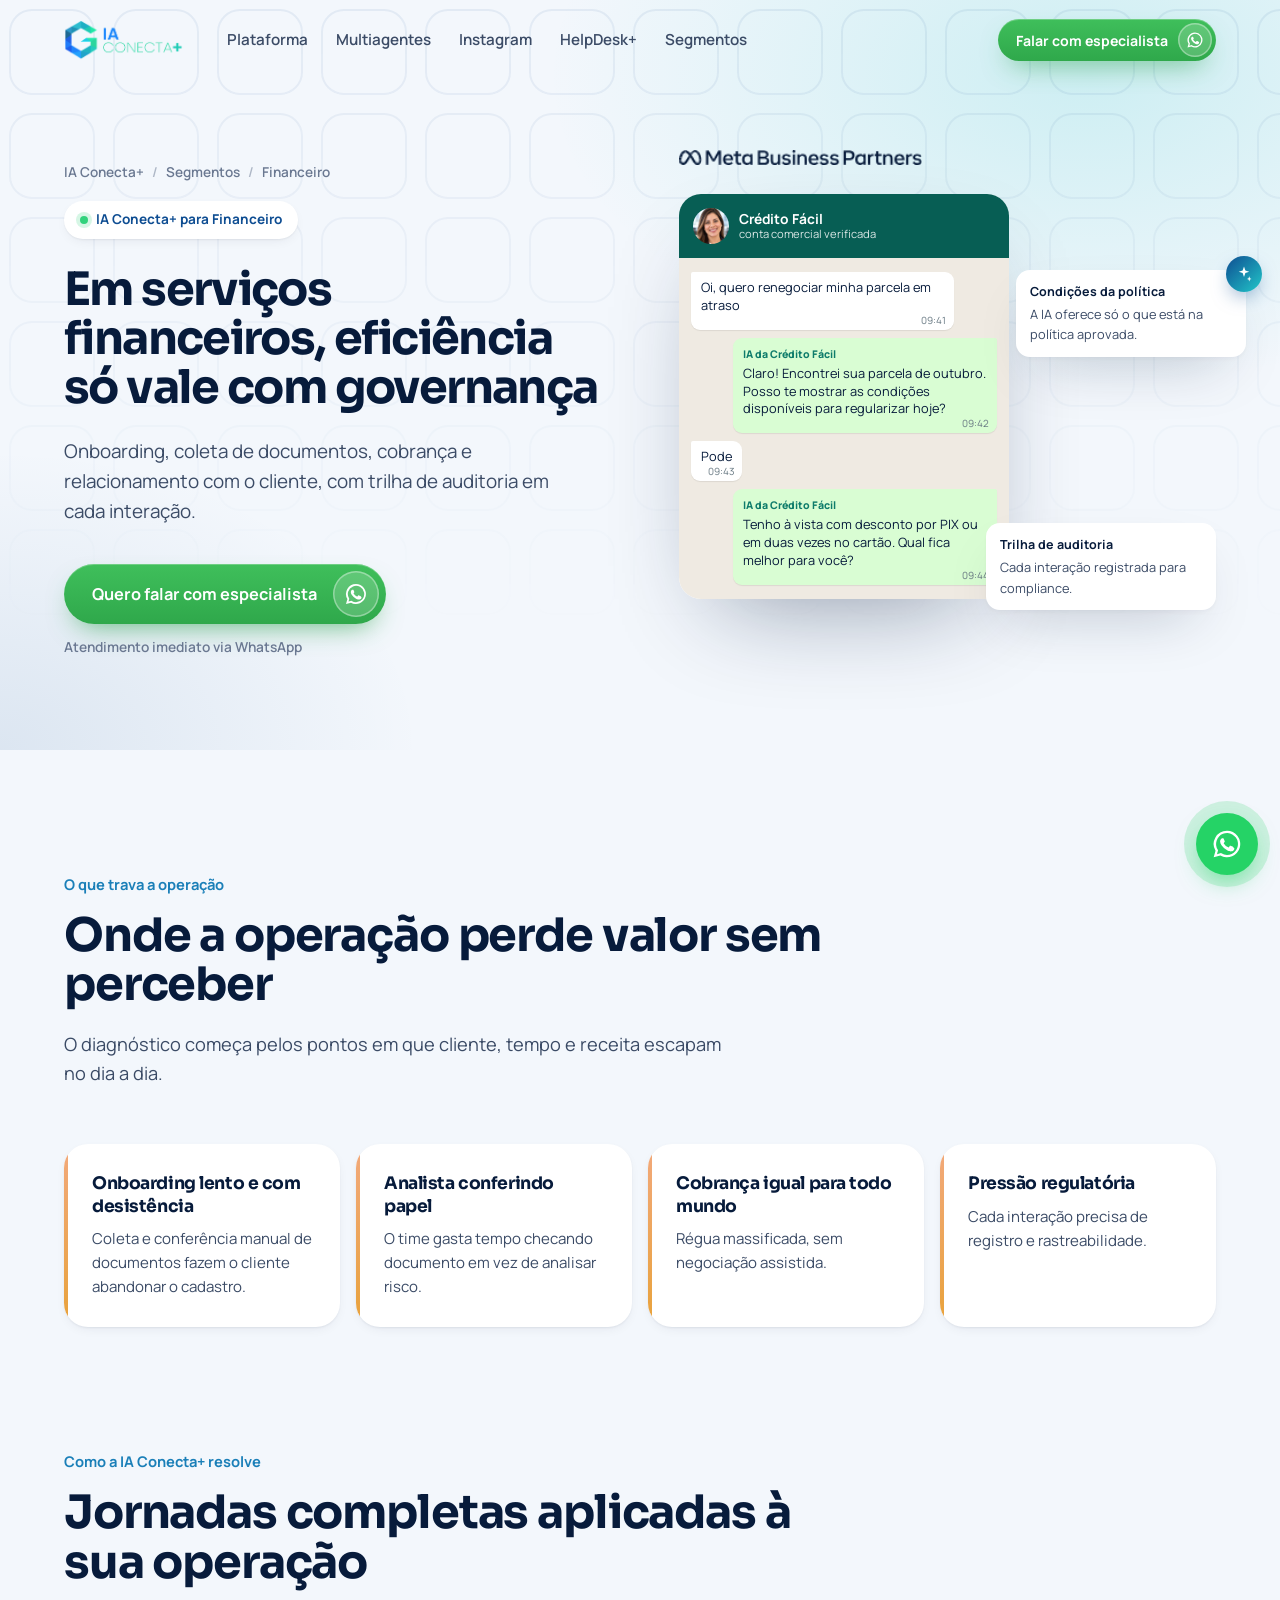
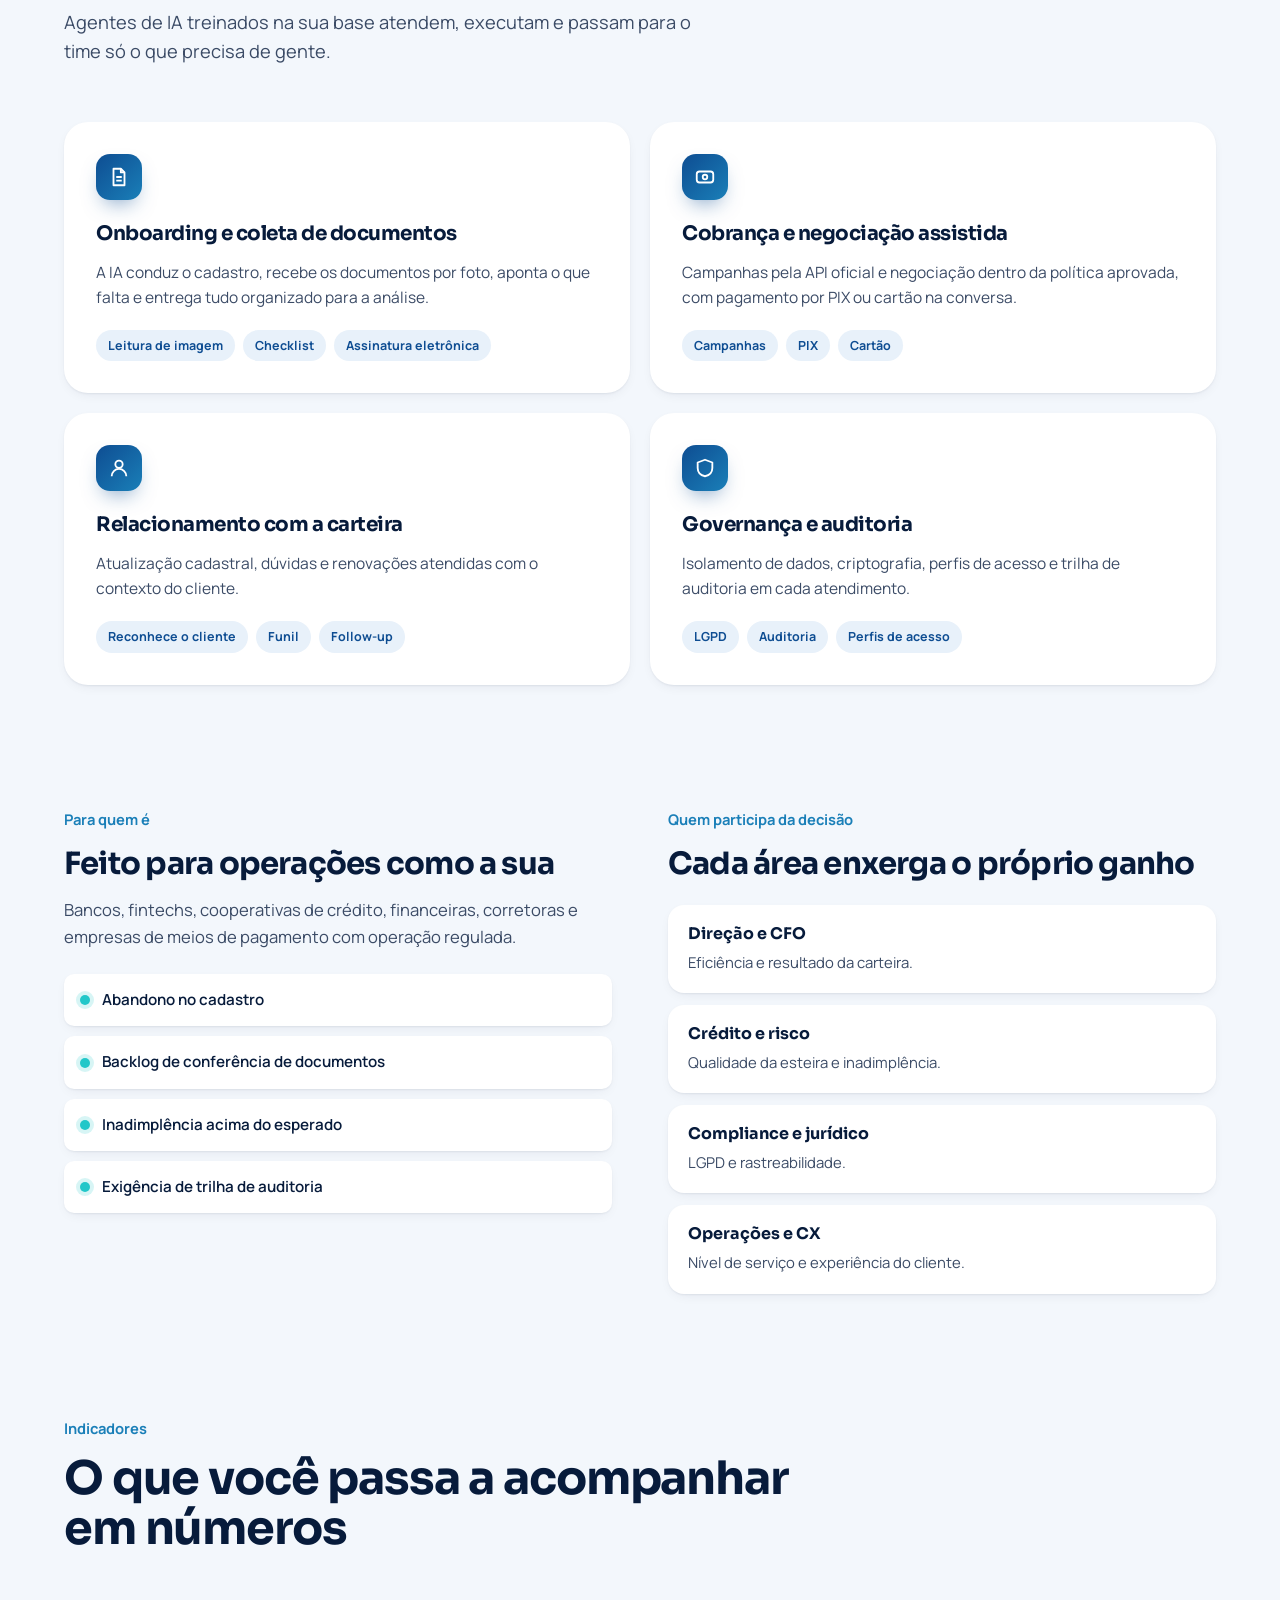
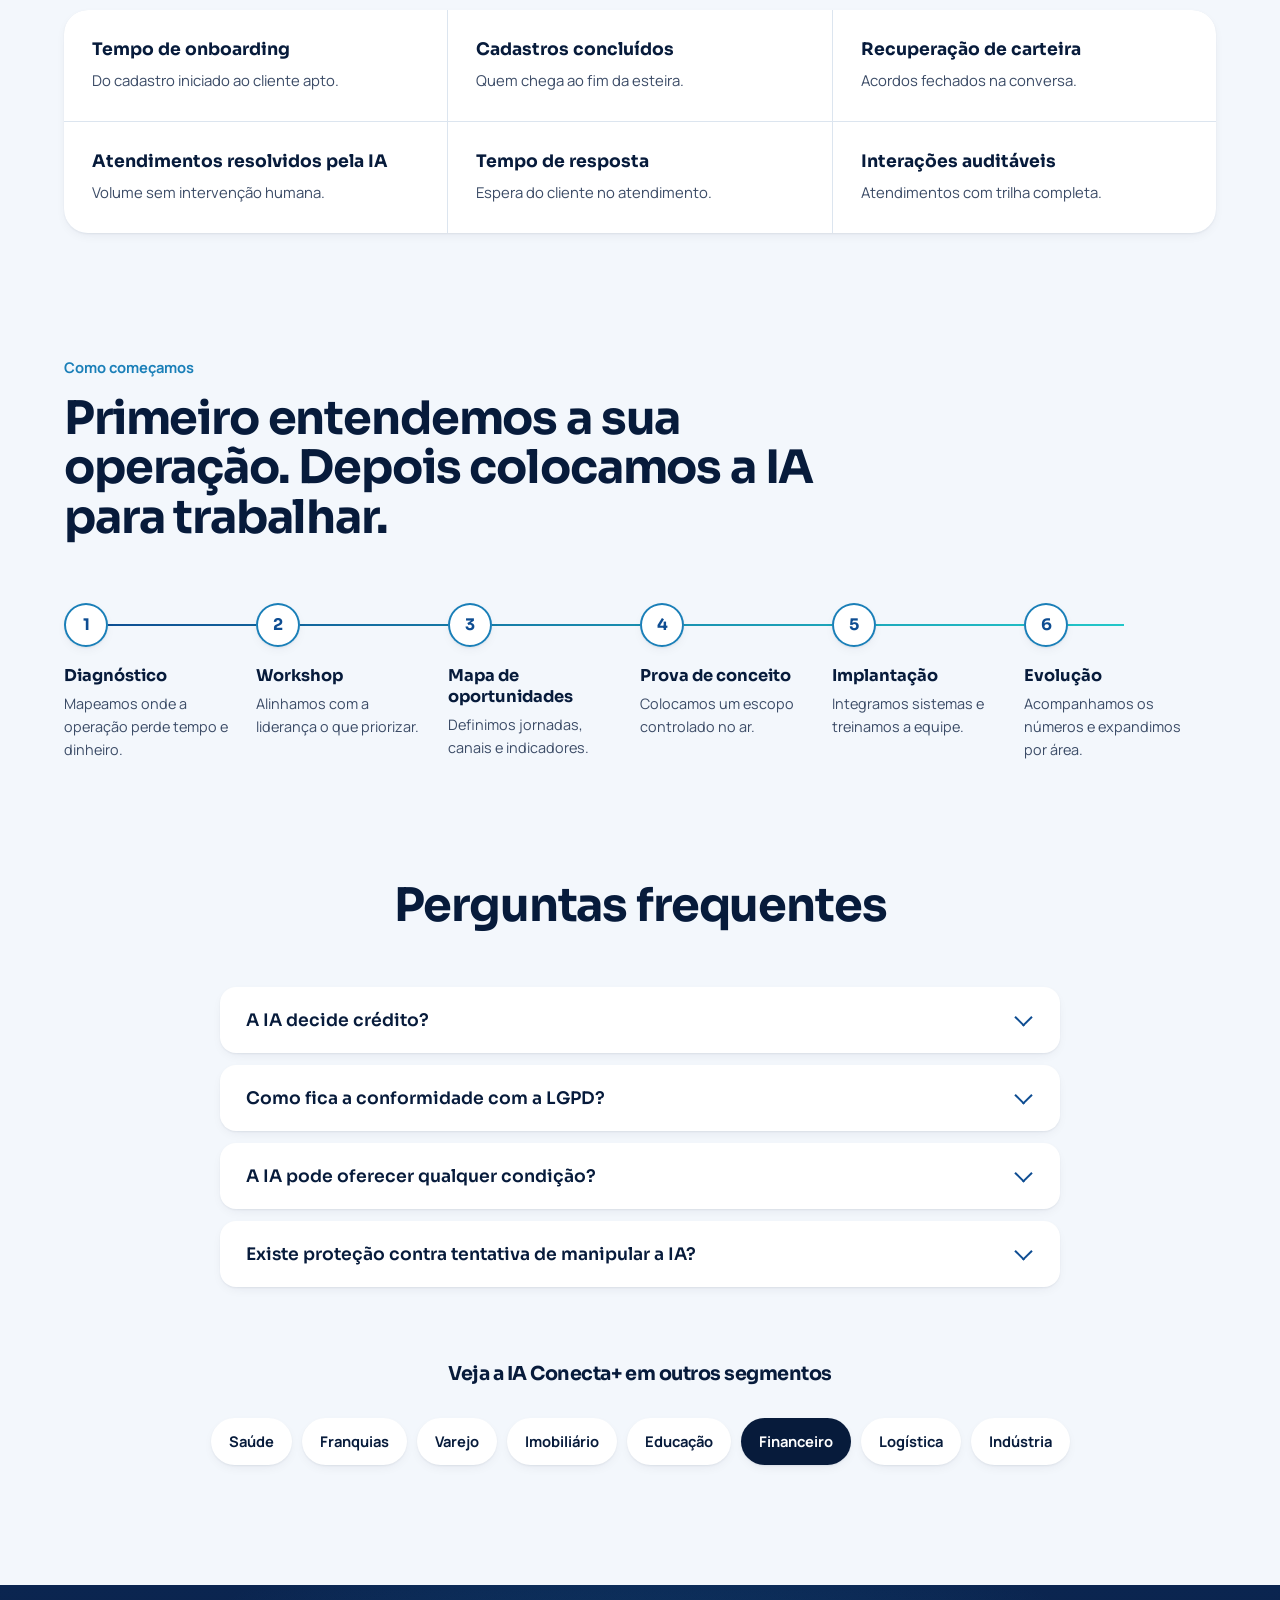
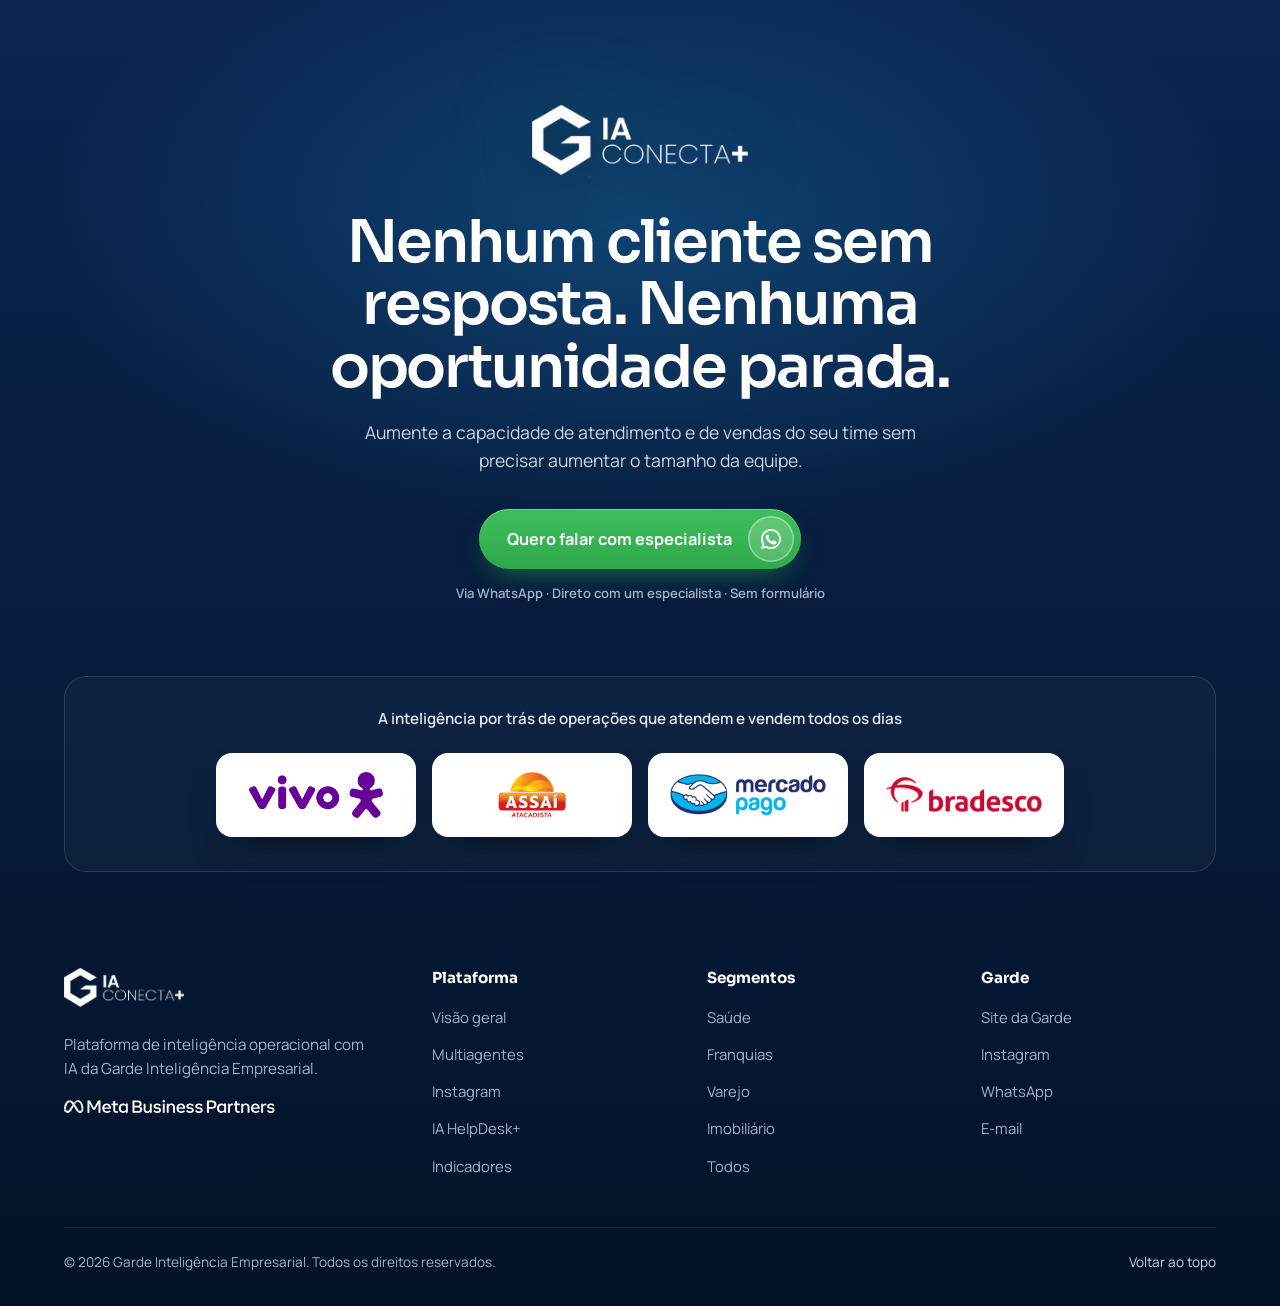
<file: segmentos/financeiro.html>
<!DOCTYPE html>
<html lang="pt-BR">
<head>
<meta charset="utf-8">
<meta name="viewport" content="width=device-width, initial-scale=1">
<title>IA para serviços financeiros: onboarding, cobrança e relacionamento com governança · IA Conecta+</title>
<meta name="description" content="Onboarding, coleta de documentos, cobrança e relacionamento com o cliente, com trilha de auditoria em cada interação.">
<meta property="og:title" content="IA para serviços financeiros: onboarding, cobrança e relacionamento com governança · IA Conecta+">
<meta property="og:description" content="Onboarding, coleta de documentos, cobrança e relacionamento com o cliente, com trilha de auditoria em cada interação.">
<meta property="og:type" content="website">
<meta name="theme-color" content="#F3F7FC">
<link rel="icon" href="/assets/marca/favicon.png" type="image/png">
<link rel="preconnect" href="https://fonts.googleapis.com">
<link rel="preconnect" href="https://fonts.gstatic.com" crossorigin>
<link rel="stylesheet" href="https://fonts.googleapis.com/css2?family=Sora:wght@400;500;600;700&family=Manrope:wght@400;500;600;700;800&display=swap">
<link rel="stylesheet" href="/assets/css/site.css">
</head>
<body class="no-js" id="topo">
<div class="progress" aria-hidden="true"></div>
<svg width="0" height="0" style="position:absolute" aria-hidden="true">
  <symbol id="i-wa" viewBox="0 0 24 24"><path fill="currentColor" d="M12 2a10 10 0 0 0-8.6 15.1L2 22l5-1.3A10 10 0 1 0 12 2Zm0 18.2a8.2 8.2 0 0 1-4.2-1.2l-.3-.2-3 .8.8-2.9-.2-.3A8.2 8.2 0 1 1 12 20.2Zm4.5-6.1c-.2-.1-1.5-.7-1.7-.8-.2-.1-.4-.1-.6.1l-.8 1c-.1.2-.3.2-.5.1a6.7 6.7 0 0 1-3.3-2.9c-.2-.4.2-.4.7-1.3.1-.2 0-.3 0-.4l-.8-1.8c-.2-.5-.4-.4-.6-.4h-.5a1 1 0 0 0-.7.3 3 3 0 0 0-.9 2.2 5.2 5.2 0 0 0 1.1 2.7 11.8 11.8 0 0 0 4.5 4c1.7.7 2.3.8 3.2.6.5-.1 1.5-.6 1.7-1.2.2-.6.2-1.1.2-1.2-.1-.1-.2-.2-.5-.3Z"/></symbol>
  <symbol id="i-ig" viewBox="0 0 24 24"><g fill="none" stroke="currentColor" stroke-width="2"><rect x="3" y="3" width="18" height="18" rx="5"/><circle cx="12" cy="12" r="4"/><circle cx="17.5" cy="6.5" r="1" fill="currentColor"/></g></symbol>
  <symbol id="i-web" viewBox="0 0 24 24"><g fill="none" stroke="currentColor" stroke-width="2"><rect x="3" y="4" width="18" height="16" rx="3"/><path d="M3 9h18"/></g></symbol>
  <symbol id="i-mail" viewBox="0 0 24 24"><g fill="none" stroke="currentColor" stroke-width="2"><rect x="3" y="5" width="18" height="14" rx="3"/><path d="m4 7 8 6 8-6"/></g></symbol>
  <symbol id="i-check" viewBox="0 0 24 24"><path fill="none" stroke="currentColor" stroke-width="3" stroke-linecap="round" stroke-linejoin="round" d="M5 12.5l4.5 4.5L19 7.5"/></symbol>
  <symbol id="i-arrow" viewBox="0 0 24 24"><path fill="none" stroke="currentColor" stroke-width="2.2" stroke-linecap="round" stroke-linejoin="round" d="M5 12h14m-5-5 5 5-5 5"/></symbol>
  <symbol id="i-spark" viewBox="0 0 24 24"><path fill="currentColor" d="M12 2l1.8 5.4L19 9l-5.2 1.6L12 16l-1.8-5.4L5 9l5.2-1.6zM19 15l.9 2.6L22 18.5l-2.1.9L19 22l-.9-2.6L16 18.5l2.1-.9z"/></symbol>
  <symbol id="i-route" viewBox="0 0 24 24"><g fill="none" stroke="currentColor" stroke-width="2" stroke-linecap="round"><circle cx="6" cy="6" r="2.5"/><circle cx="18" cy="6" r="2.5"/><circle cx="12" cy="18" r="2.5"/><path d="M8 7.5 11 16M16 7.5 13 16M8.5 6h7"/></g></symbol>
  <symbol id="i-sell" viewBox="0 0 24 24"><g fill="none" stroke="currentColor" stroke-width="2" stroke-linecap="round" stroke-linejoin="round"><path d="M3 17l6-6 4 4 8-8"/><path d="M15 7h6v6"/></g></symbol>
  <symbol id="i-coin" viewBox="0 0 24 24"><g fill="none" stroke="currentColor" stroke-width="2"><rect x="3" y="6" width="18" height="12" rx="3"/><circle cx="12" cy="12" r="2.5"/></g></symbol>
  <symbol id="i-tool" viewBox="0 0 24 24"><path fill="none" stroke="currentColor" stroke-width="2" stroke-linecap="round" stroke-linejoin="round" d="M14.7 6.3a4 4 0 0 0 5 5L21 13l-8 8-5-5 8-8zM3 21l5-5"/></symbol>
  <symbol id="i-user" viewBox="0 0 24 24"><g fill="none" stroke="currentColor" stroke-width="2"><circle cx="12" cy="8" r="4"/><path d="M4 21a8 8 0 0 1 16 0"/></g></symbol>
  <symbol id="i-phone" viewBox="0 0 24 24"><path fill="none" stroke="currentColor" stroke-width="2" stroke-linejoin="round" d="M5 3h4l2 5-2.5 1.5a11 11 0 0 0 6 6L16 13l5 2v4a2 2 0 0 1-2 2A17 17 0 0 1 3 5a2 2 0 0 1 2-2z"/></symbol>
  <symbol id="i-heart" viewBox="0 0 24 24"><path fill="none" stroke="currentColor" stroke-width="2" stroke-linejoin="round" d="M12 20s-7-4.4-7-10a4 4 0 0 1 7-2.6A4 4 0 0 1 19 10c0 5.6-7 10-7 10z"/></symbol>
  <symbol id="i-net" viewBox="0 0 24 24"><g fill="none" stroke="currentColor" stroke-width="2"><circle cx="12" cy="5" r="2.5"/><circle cx="5" cy="19" r="2.5"/><circle cx="19" cy="19" r="2.5"/><path d="M12 7.5v4M12 11.5l-5.5 5.5M12 11.5l5.5 5.5"/></g></symbol>
  <symbol id="i-bag" viewBox="0 0 24 24"><g fill="none" stroke="currentColor" stroke-width="2" stroke-linejoin="round"><path d="M5 8h14l-1 12H6z"/><path d="M9 8V6a3 3 0 0 1 6 0v2"/></g></symbol>
  <symbol id="i-home" viewBox="0 0 24 24"><path fill="none" stroke="currentColor" stroke-width="2" stroke-linejoin="round" d="M4 11l8-7 8 7v9h-5v-6H9v6H4z"/></symbol>
  <symbol id="i-cap" viewBox="0 0 24 24"><g fill="none" stroke="currentColor" stroke-width="2" stroke-linejoin="round"><path d="M2 9l10-5 10 5-10 5z"/><path d="M6 11v5c3 2 9 2 12 0v-5"/></g></symbol>
  <symbol id="i-shield" viewBox="0 0 24 24"><path fill="none" stroke="currentColor" stroke-width="2" stroke-linejoin="round" d="M12 3l8 3v6c0 5-3.5 8-8 9-4.5-1-8-4-8-9V6z"/></symbol>
  <symbol id="i-truck" viewBox="0 0 24 24"><g fill="none" stroke="currentColor" stroke-width="2" stroke-linejoin="round"><path d="M2 6h12v10H2zM14 10h4l3 3v3h-7z"/><circle cx="6" cy="18" r="2"/><circle cx="17" cy="18" r="2"/></g></symbol>
  <symbol id="i-factory" viewBox="0 0 24 24"><path fill="none" stroke="currentColor" stroke-width="2" stroke-linejoin="round" d="M3 20V9l5 3V9l5 3V9l5 3V4h3v16z"/></symbol>
  <symbol id="i-cal" viewBox="0 0 24 24"><g fill="none" stroke="currentColor" stroke-width="2"><rect x="3" y="5" width="18" height="16" rx="3"/><path d="M3 10h18M8 3v4M16 3v4"/></g></symbol>
  <symbol id="i-doc" viewBox="0 0 24 24"><g fill="none" stroke="currentColor" stroke-width="2" stroke-linejoin="round"><path d="M6 3h8l4 4v14H6z"/><path d="M14 3v4h4M9 12h6M9 16h6"/></g></symbol>
  <symbol id="i-loop" viewBox="0 0 24 24"><g fill="none" stroke="currentColor" stroke-width="2" stroke-linecap="round" stroke-linejoin="round"><path d="M4 12a8 8 0 0 1 14-5.3L20 9"/><path d="M20 4v5h-5"/><path d="M20 12a8 8 0 0 1-14 5.3L4 15"/><path d="M4 20v-5h5"/></g></symbol>
  <symbol id="i-star" viewBox="0 0 24 24"><path fill="none" stroke="currentColor" stroke-width="2" stroke-linejoin="round" d="M12 3l2.7 5.6 6.1.9-4.4 4.3 1 6.1L12 17l-5.4 2.9 1-6.1-4.4-4.3 6.1-.9z"/></symbol>
  <symbol id="i-chart" viewBox="0 0 24 24"><path fill="none" stroke="currentColor" stroke-width="2" stroke-linecap="round" d="M4 20V10M10 20V4M16 20v-7M22 20H2"/></symbol>
  <symbol id="i-bolt" viewBox="0 0 24 24"><path fill="none" stroke="currentColor" stroke-width="2" stroke-linejoin="round" d="M13 2L4 14h7l-1 8 9-12h-7z"/></symbol>
</svg>
<header>
  <div class="wrap nav">
    <a class="logo" href="/" aria-label="IA Conecta+, página inicial"><img src="/assets/marca/logo-ia-conecta.png" alt="IA Conecta+" width="249" height="84"></a>
    <nav id="menu" aria-label="Principal">
      <a href="/#plataforma">Plataforma</a>
      <a href="/#multiagentes">Multiagentes</a>
      <a href="/#instagram">Instagram</a>
      <a href="/#helpdesk">HelpDesk+</a>
      <a href="/segmentos">Segmentos</a>
    </nav>
    <div class="right">
      <a class="btn-wa sm" href="https://wa.me/5511915192560?text=Ol%C3%A1!%20Quero%20falar%20com%20um%20especialista%20sobre%20a%20IA%20Conecta%2B%20para%20Financeiro." target="_blank" rel="noopener">Falar com especialista<span class="ic"><svg><use href="#i-wa"/></svg></span></a>
      <button class="menu-btn" aria-label="Abrir menu" aria-controls="menu" aria-expanded="false"><svg width="24" height="24" viewBox="0 0 24 24" fill="none" stroke="currentColor" stroke-width="2"><path d="M4 7h16M4 12h16M4 17h16"/></svg></button>
    </div>
  </div>
</header>
<main>
<section class="hero seg-hero">
  <div class="wrap hero-grid">
    <div>
      <nav class="crumb seq" style="--t:.02s" aria-label="Você está em"><a href="/">IA Conecta+</a><span>/</span><a href="/segmentos">Segmentos</a><span>/</span>Financeiro</nav>
      <span class="pill seq" style="--t:.05s">IA Conecta+ para Financeiro</span>
      <h1 class="seq" style="--t:.15s">Em serviços financeiros, eficiência só vale com governança</h1>
      <p class="lead seq" style="--t:.3s">Onboarding, coleta de documentos, cobrança e relacionamento com o cliente, com trilha de auditoria em cada interação.</p>
      <div class="hero-cta seq" style="--t:.45s">
        <a class="btn-wa" href="https://wa.me/5511915192560?text=Ol%C3%A1!%20Quero%20falar%20com%20um%20especialista%20sobre%20a%20IA%20Conecta%2B%20para%20Financeiro." target="_blank" rel="noopener">Quero falar com especialista<span class="ic"><svg><use href="#i-wa"/></svg></span></a>
        <small>Atendimento imediato via WhatsApp</small>
      </div>
    </div>
    <div class="stage seg-stage" aria-hidden="true">
      <div class="meta meta-top seq" style="--t:.3s"><img src="/assets/marca/meta-business-partners-navy.png" alt="Meta Business Partners" width="211" height="13"></div>
      <div class="chatcard seq" style="--t:.4s">
        <div class="phone">
          <div class="ph-h"><span class="av photo-av"><img src="/assets/hero/avatar-financeiro.jpg" alt=""></span><div><b>Crédito Fácil</b><small>conta comercial verificada</small></div></div>
          <div class="ph-b">
            <div class="w in seq" style="--t:0.8s">Oi, quero renegociar minha parcela em atraso<time>09:41</time></div>
            <div class="w out seq" style="--t:1.4s"><span class="chip-ia">IA da Crédito Fácil</span><br>Claro! Encontrei sua parcela de outubro. Posso te mostrar as condições disponíveis para regularizar hoje?<time>09:42</time></div>
            <div class="w in seq" style="--t:2.0s">Pode<time>09:43</time></div>
            <div class="w out seq" style="--t:2.6s"><span class="chip-ia">IA da Crédito Fácil</span><br>Tenho à vista com desconto por PIX ou em duas vezes no cartão. Qual fica melhor para você?<time>09:44</time></div>
          </div>
        </div>
      </div>
      <div class="bubble b1 float" style="--t:3.4s"><span class="spark"><svg><use href="#i-spark"/></svg></span><b>Condições da política</b>A IA oferece só o que está na política aprovada.</div>
      <div class="bubble b2 float" style="--t:3.9s"><b>Trilha de auditoria</b>Cada interação registrada para compliance.</div>
    </div>
  </div>
</section>

<section class="sec">
  <div class="wrap">
    <div data-r style="max-width:760px">
      <span class="kicker">O que trava a operação</span>
      <h2 class="h2">Onde a operação perde valor sem perceber</h2>
      <p class="lead" style="margin-top:20px">O diagnóstico começa pelos pontos em que cliente, tempo e receita escapam no dia a dia.</p>
    </div>
    <div class="pains">
      <article class="pain" data-r style="--d:0.00s"><h3>Onboarding lento e com desistência</h3><p>Coleta e conferência manual de documentos fazem o cliente abandonar o cadastro.</p></article>
      <article class="pain" data-r style="--d:0.07s"><h3>Analista conferindo papel</h3><p>O time gasta tempo checando documento em vez de analisar risco.</p></article>
      <article class="pain" data-r style="--d:0.14s"><h3>Cobrança igual para todo mundo</h3><p>Régua massificada, sem negociação assistida.</p></article>
      <article class="pain" data-r style="--d:0.21s"><h3>Pressão regulatória</h3><p>Cada interação precisa de registro e rastreabilidade.</p></article>
    </div>
  </div>
</section>

<section class="sec" style="padding-top:0">
  <div class="wrap">
    <div data-r style="max-width:760px">
      <span class="kicker">Como a IA Conecta+ resolve</span>
      <h2 class="h2">Jornadas completas aplicadas à sua operação</h2>
      <p class="lead" style="margin-top:20px">Agentes de IA treinados na sua base atendem, executam e passam para o time só o que precisa de gente.</p>
    </div>
    <div class="uses">
      <article class="use" data-r style="--d:0.0s"><span class="ico"><svg><use href="#i-doc"/></svg></span><h3>Onboarding e coleta de documentos</h3><p>A IA conduz o cadastro, recebe os documentos por foto, aponta o que falta e entrega tudo organizado para a análise.</p><div class="tags"><span>Leitura de imagem</span><span>Checklist</span><span>Assinatura eletrônica</span></div></article>
      <article class="use" data-r style="--d:0.1s"><span class="ico"><svg><use href="#i-coin"/></svg></span><h3>Cobrança e negociação assistida</h3><p>Campanhas pela API oficial e negociação dentro da política aprovada, com pagamento por PIX ou cartão na conversa.</p><div class="tags"><span>Campanhas</span><span>PIX</span><span>Cartão</span></div></article>
      <article class="use" data-r style="--d:0.0s"><span class="ico"><svg><use href="#i-user"/></svg></span><h3>Relacionamento com a carteira</h3><p>Atualização cadastral, dúvidas e renovações atendidas com o contexto do cliente.</p><div class="tags"><span>Reconhece o cliente</span><span>Funil</span><span>Follow-up</span></div></article>
      <article class="use" data-r style="--d:0.1s"><span class="ico"><svg><use href="#i-shield"/></svg></span><h3>Governança e auditoria</h3><p>Isolamento de dados, criptografia, perfis de acesso e trilha de auditoria em cada atendimento.</p><div class="tags"><span>LGPD</span><span>Auditoria</span><span>Perfis de acesso</span></div></article>
    </div>
  </div>
</section>

<section class="sec" style="padding-top:0">
  <div class="wrap fit">
    <div data-r="left">
      <span class="kicker">Para quem é</span>
      <h2 class="h3">Feito para operações como a sua</h2>
      <p class="lead" style="margin-top:16px;font-size:1.04rem">Bancos, fintechs, cooperativas de crédito, financeiras, corretoras e empresas de meios de pagamento com operação regulada.</p>
      <ul class="signals"><li>Abandono no cadastro</li><li>Backlog de conferência de documentos</li><li>Inadimplência acima do esperado</li><li>Exigência de trilha de auditoria</li></ul>
    </div>
    <div data-r="right">
      <span class="kicker">Quem participa da decisão</span>
      <h2 class="h3">Cada área enxerga o próprio ganho</h2>
      <div class="people"><div><b>Direção e CFO</b><span>Eficiência e resultado da carteira.</span></div><div><b>Crédito e risco</b><span>Qualidade da esteira e inadimplência.</span></div><div><b>Compliance e jurídico</b><span>LGPD e rastreabilidade.</span></div><div><b>Operações e CX</b><span>Nível de serviço e experiência do cliente.</span></div></div>
    </div>
  </div>
</section>

<section class="sec" style="padding-top:0">
  <div class="wrap">
    <div data-r style="max-width:760px">
      <span class="kicker">Indicadores</span>
      <h2 class="h2">O que você passa a acompanhar em números</h2>
    </div>
    <div class="kpi-grid"><div data-r style="--d:0.00s"><b>Tempo de onboarding</b><span>Do cadastro iniciado ao cliente apto.</span></div><div data-r style="--d:0.05s"><b>Cadastros concluídos</b><span>Quem chega ao fim da esteira.</span></div><div data-r style="--d:0.10s"><b>Recuperação de carteira</b><span>Acordos fechados na conversa.</span></div><div data-r style="--d:0.15s"><b>Atendimentos resolvidos pela IA</b><span>Volume sem intervenção humana.</span></div><div data-r style="--d:0.20s"><b>Tempo de resposta</b><span>Espera do cliente no atendimento.</span></div><div data-r style="--d:0.25s"><b>Interações auditáveis</b><span>Atendimentos com trilha completa.</span></div></div>
  </div>
</section>

<section class="sec" style="padding-top:0">
  <div class="wrap">
    <div data-r style="max-width:760px">
      <span class="kicker">Como começamos</span>
      <h2 class="h2">Primeiro entendemos a sua operação. Depois colocamos a IA para trabalhar.</h2>
    </div>
    <ol class="journey" data-r>
      <li><b>Diagnóstico</b><span>Mapeamos onde a operação perde tempo e dinheiro.</span></li>
      <li><b>Workshop</b><span>Alinhamos com a liderança o que priorizar.</span></li>
      <li><b>Mapa de oportunidades</b><span>Definimos jornadas, canais e indicadores.</span></li>
      <li><b>Prova de conceito</b><span>Colocamos um escopo controlado no ar.</span></li>
      <li><b>Implantação</b><span>Integramos sistemas e treinamos a equipe.</span></li>
      <li><b>Evolução</b><span>Acompanhamos os números e expandimos por área.</span></li>
    </ol>
  </div>
</section>

<section class="sec" style="padding-top:0">
  <div class="wrap">
    <div class="center" data-r><h2 class="h2">Perguntas frequentes</h2></div>
    <div class="faq">
      <details data-r><summary>A IA decide crédito?</summary><p>Não. Ela conduz o atendimento, coleta e organiza documentos. A decisão de crédito continua com o seu time e a sua política.</p></details>
      <details data-r><summary>Como fica a conformidade com a LGPD?</summary><p>Os dados ficam isolados e criptografados com chave própria, com exportação e exclusão por titular e trilha de auditoria.</p></details>
      <details data-r><summary>A IA pode oferecer qualquer condição?</summary><p>Não. Ela responde só pelo que está na base e na política que você define. O que fugir disso vai para uma pessoa.</p></details>
      <details data-r><summary>Existe proteção contra tentativa de manipular a IA?</summary><p>Sim. A plataforma tem proteção contra tentativas de induzir a IA a revelar informação indevida.</p></details>
    </div>
    <div class="center" data-r style="margin-top:72px">
      <h3 style="font-size:1.2rem">Veja a IA Conecta+ em outros segmentos</h3>
      <div class="others" style="justify-content:center"><a href="/segmentos/saude">Saúde</a><a href="/segmentos/franquias">Franquias</a><a href="/segmentos/varejo">Varejo</a><a href="/segmentos/imobiliario">Imobiliário</a><a href="/segmentos/educacao">Educação</a><a href="/segmentos/financeiro" aria-current="page">Financeiro</a><a href="/segmentos/logistica">Logística</a><a href="/segmentos/industria">Indústria</a></div>
    </div>
  </div>
</section>
</main>

<footer id="diagnostico">
  <div class="ft-cta">
    <div class="wrap">
      <img class="ft-logo" src="/assets/marca/logo-ia-conecta-branco.png" alt="IA Conecta+" width="243" height="81">
      <h2 data-r>Nenhum cliente sem resposta. Nenhuma oportunidade parada.</h2>
      <p data-r style="--d:.1s">Aumente a capacidade de atendimento e de vendas do seu time sem precisar aumentar o tamanho da equipe.</p>
      <div data-r style="--d:.2s"><a class="btn-wa" href="https://wa.me/5511915192560?text=Ol%C3%A1!%20Quero%20falar%20com%20um%20especialista%20sobre%20a%20IA%20Conecta%2B%20para%20Financeiro." target="_blank" rel="noopener">Quero falar com especialista<span class="ic"><svg><use href="#i-wa"/></svg></span></a></div>
      <small data-r style="--d:.25s">Via WhatsApp · Direto com um especialista · Sem formulário</small>
      <div class="ft-logos" data-r="zoom">
        <p>A inteligência por trás de operações que atendem e vendem todos os dias</p>
        <ul class="known">
          <li><img src="/assets/clientes/vivo.png" alt="Vivo"></li>
          <li><img src="/assets/clientes/assai.png" alt="Assaí Atacadista"></li>
          <li><img src="/assets/clientes/mercado-pago.png" alt="Mercado Pago"></li>
          <li><img src="/assets/clientes/bradesco.png" alt="Bradesco"></li>
        </ul>
      </div>
    </div>
  </div>
  <div class="wrap">
    <div class="ft-top">
      <div class="ft-brand">
        <a class="logo-w" href="/" aria-label="IA Conecta+"><img src="/assets/marca/logo-ia-conecta-branco.png" alt="IA Conecta+" width="243" height="81"></a>
        <p>Plataforma de inteligência operacional com IA da Garde Inteligência Empresarial.</p>
        <p class="meta"><img src="/assets/marca/meta-business-partners-white.png" alt="Meta Business Partners" width="211" height="13"></p>
      </div>
      <div><h6>Plataforma</h6><ul><li><a href="/#plataforma">Visão geral</a></li><li><a href="/#multiagentes">Multiagentes</a></li><li><a href="/#instagram">Instagram</a></li><li><a href="/#helpdesk">IA HelpDesk+</a></li><li><a href="/#gestao">Indicadores</a></li></ul></div>
      <div><h6>Segmentos</h6><ul><li><a href="/segmentos/saude">Saúde</a></li><li><a href="/segmentos/franquias">Franquias</a></li><li><a href="/segmentos/varejo">Varejo</a></li><li><a href="/segmentos/imobiliario">Imobiliário</a></li><li><a href="/segmentos">Todos</a></li></ul></div>
      <div><h6>Garde</h6><ul><li><a href="https://www.gardesolucoes.com.br/">Site da Garde</a></li><li><a href="https://www.instagram.com/garde.solucoes/">Instagram</a></li><li><a href="https://wa.me/5511915192560?text=Ol%C3%A1!%20Quero%20falar%20com%20um%20especialista%20sobre%20a%20IA%20Conecta%2B%20para%20Financeiro." target="_blank" rel="noopener">WhatsApp</a></li><li><a href="mailto:lohany.souza@gardetech.com.br">E-mail</a></li></ul></div>
    </div>
    <div class="ft-bot"><span>© 2026 Garde Inteligência Empresarial. Todos os direitos reservados.</span><a href="#topo">Voltar ao topo</a></div>
  </div>
</footer>

<div class="wa-float" id="wafloat">
  <div class="tip">Fale com um especialista agora mesmo<button type="button" aria-label="Fechar aviso">×</button></div>
  <a href="https://wa.me/5511915192560?text=Ol%C3%A1!%20Quero%20falar%20com%20um%20especialista%20sobre%20a%20IA%20Conecta%2B%20para%20Financeiro." target="_blank" rel="noopener" aria-label="Falar com especialista no WhatsApp"><svg><use href="#i-wa"/></svg></a>
</div>

<script src="/assets/js/site.js"></script>
</body>
</html>
</file>
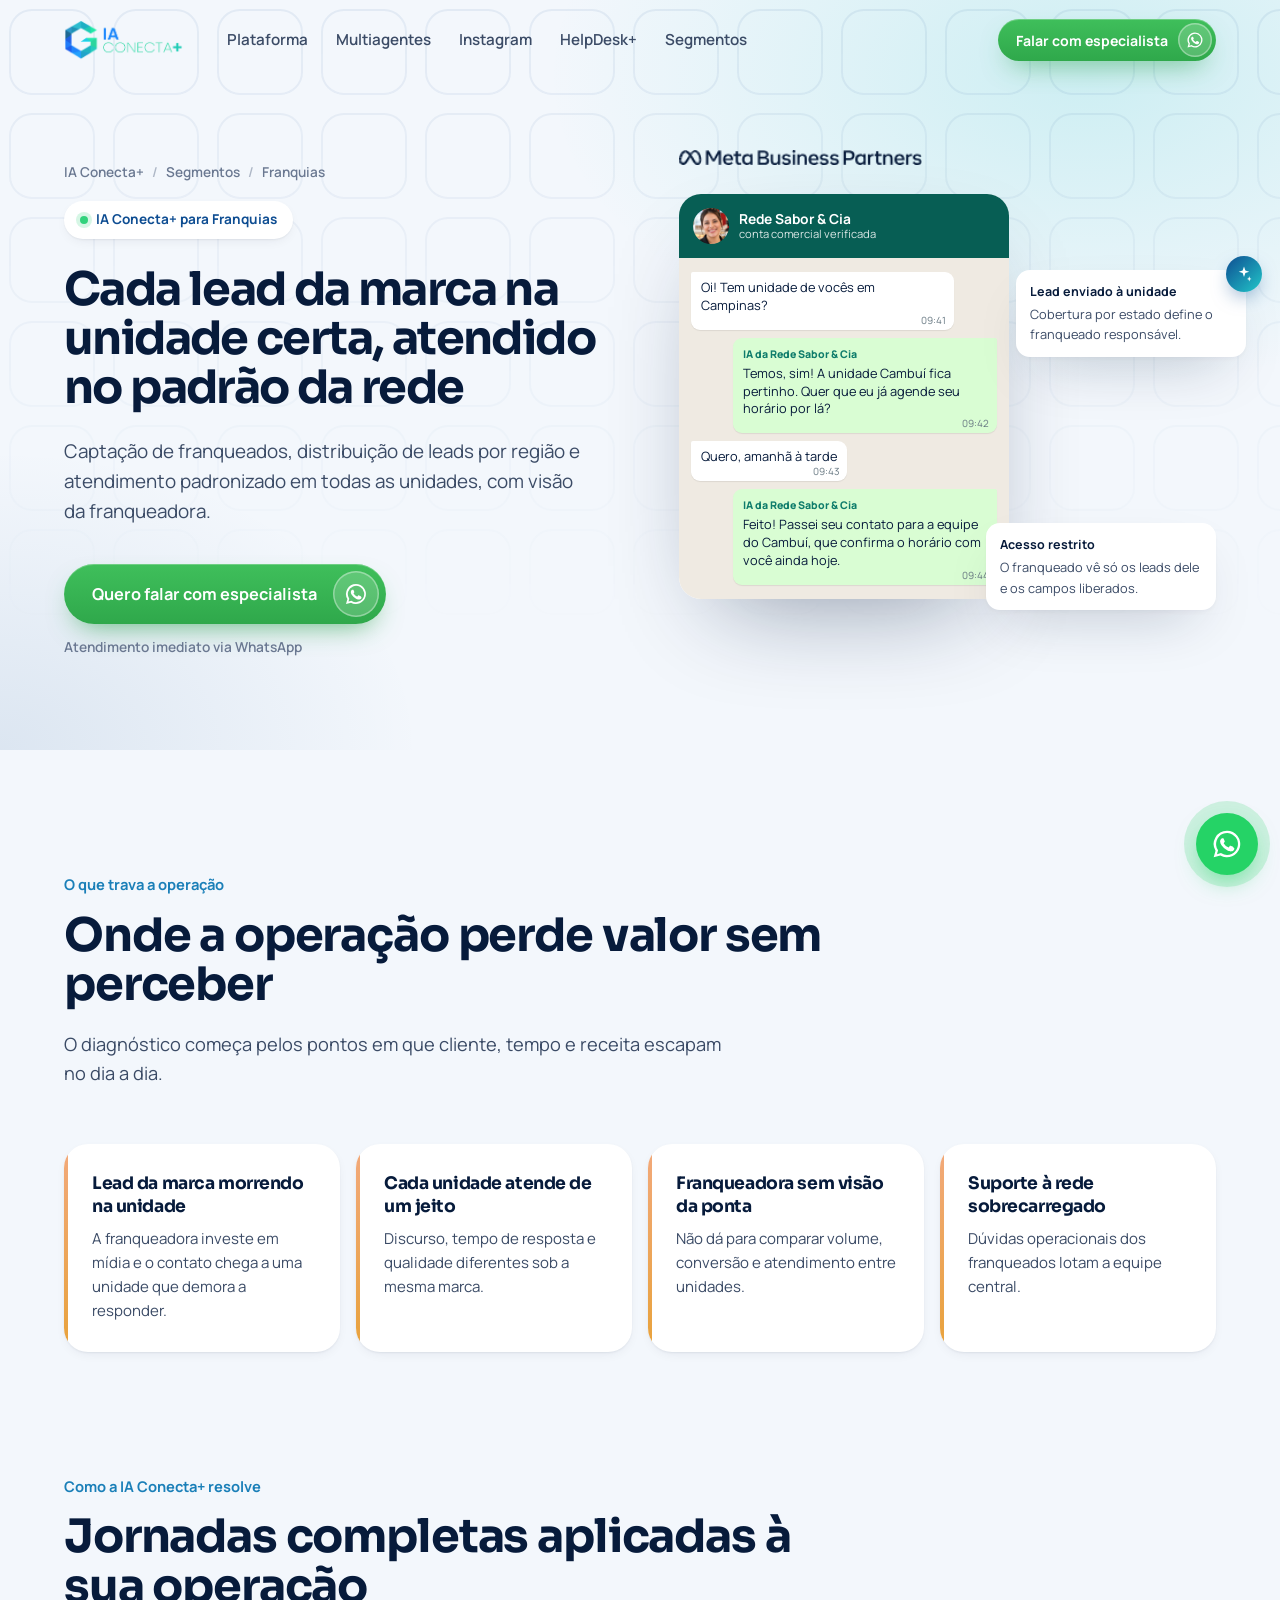
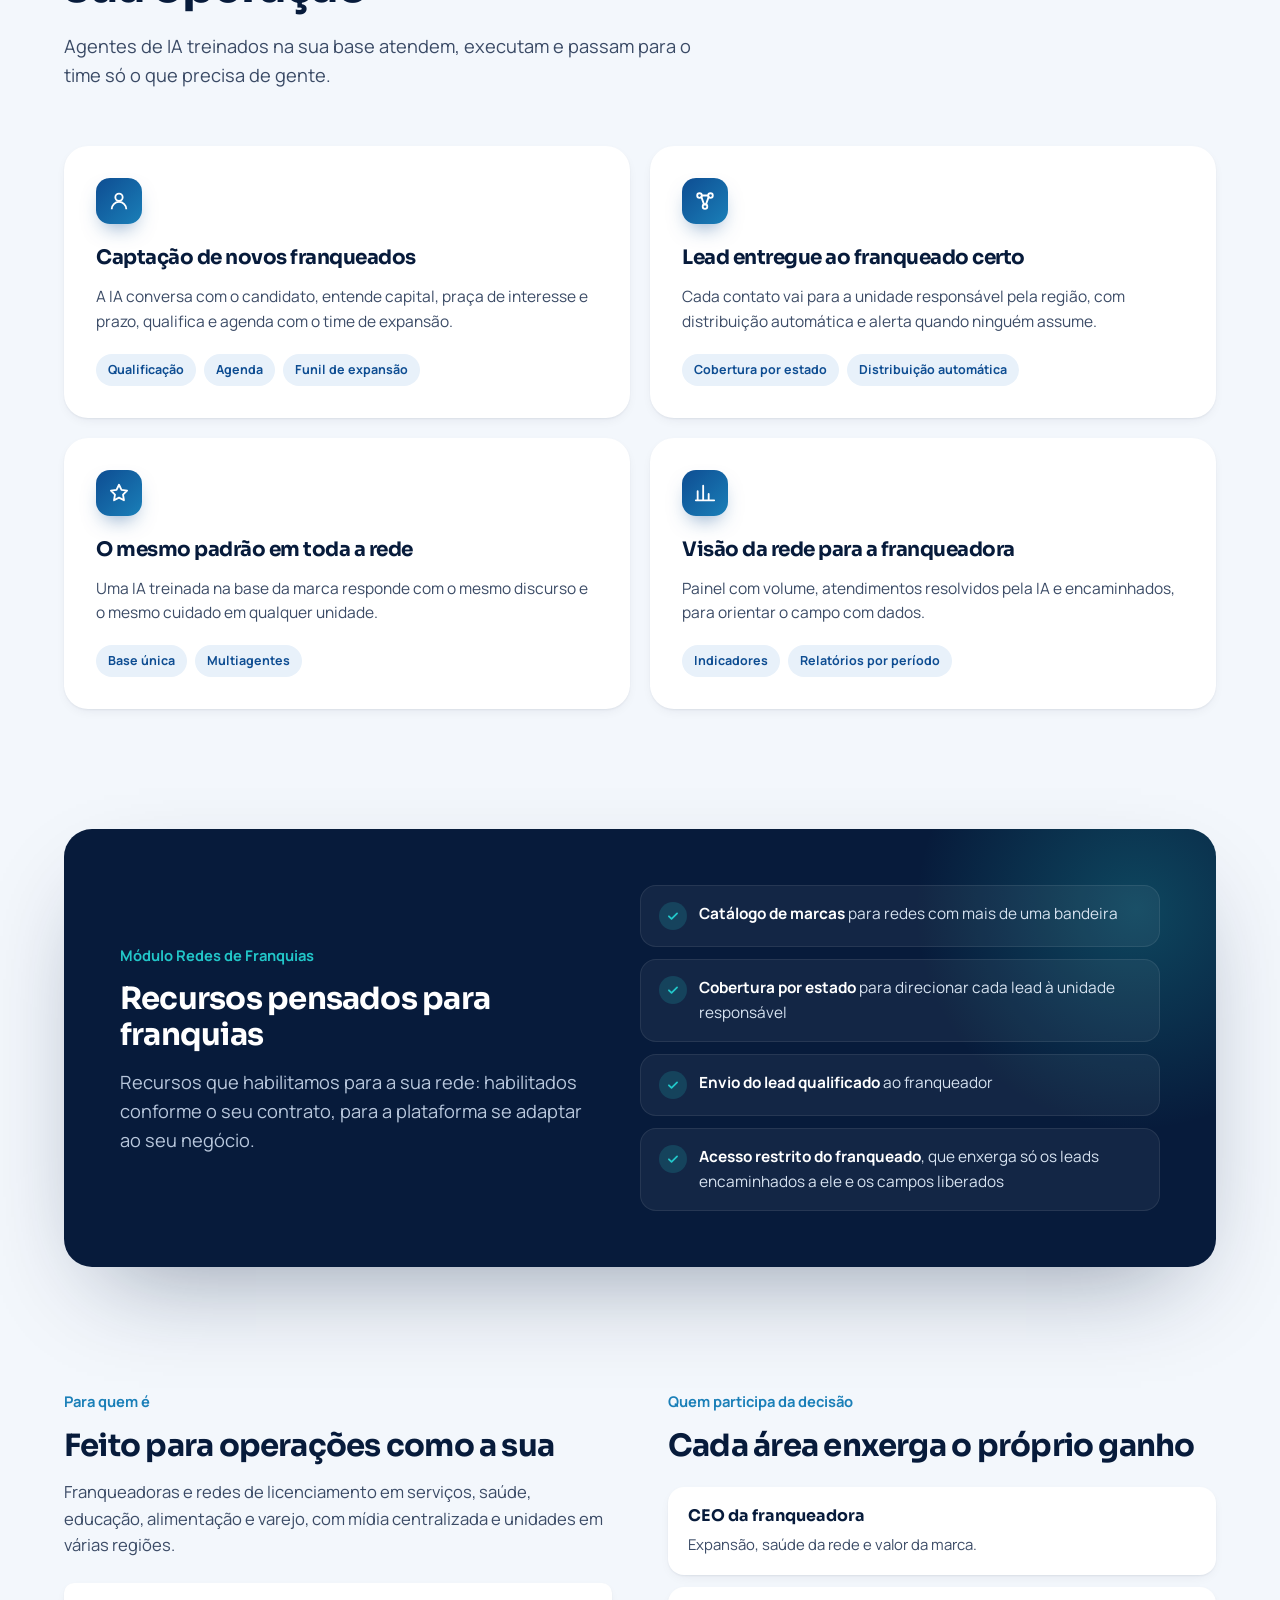
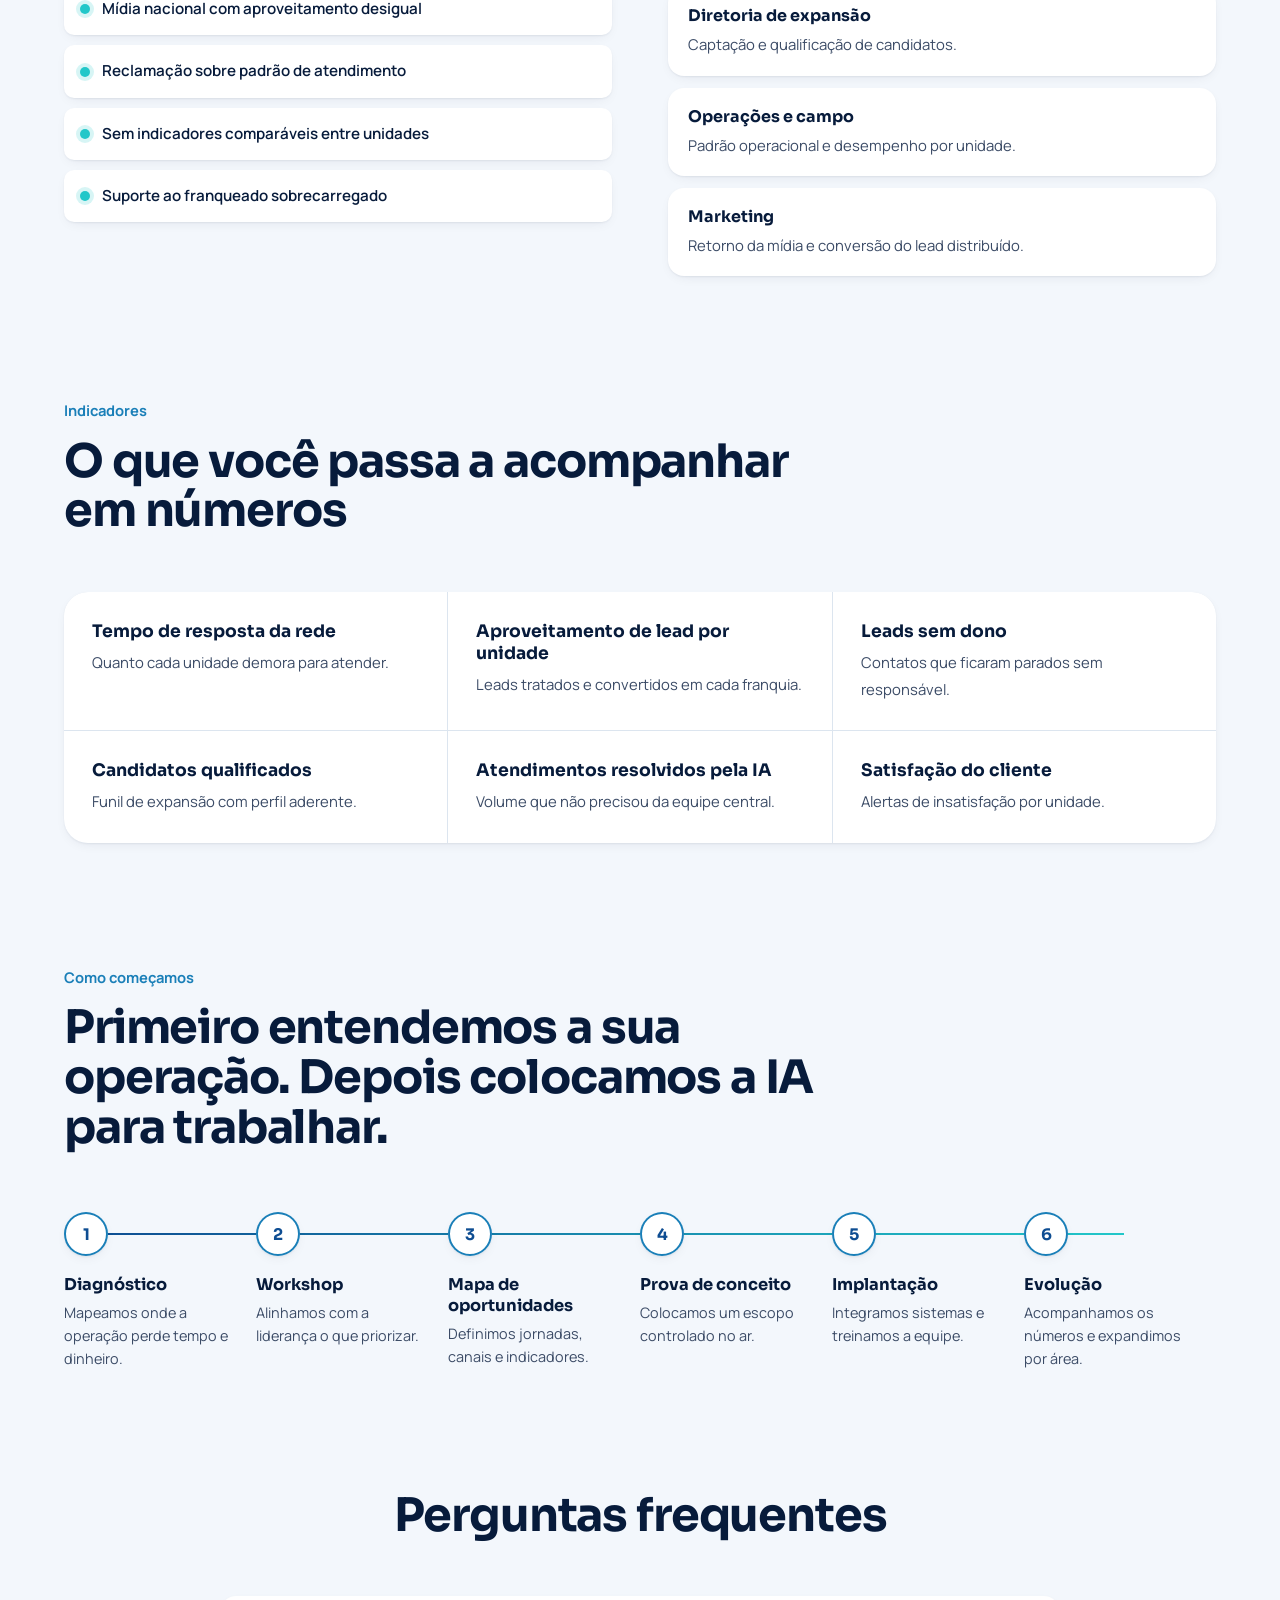
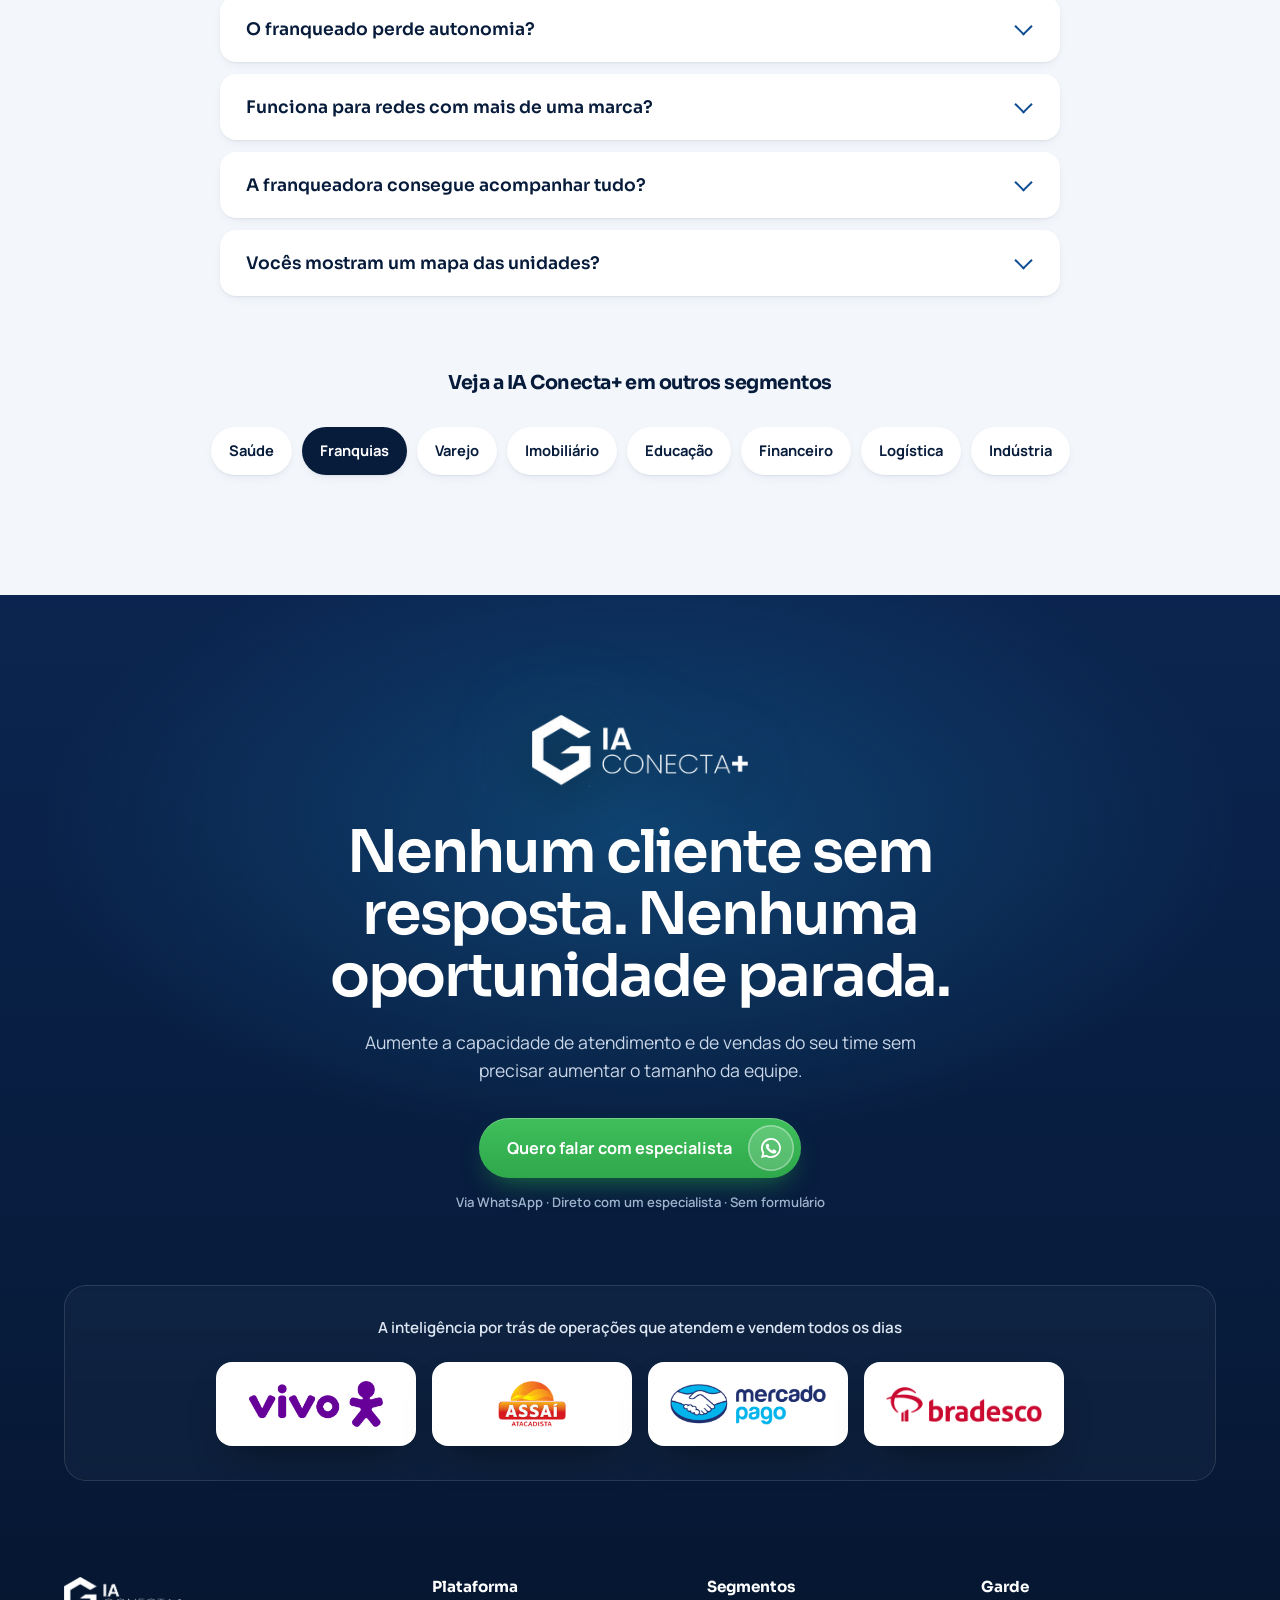
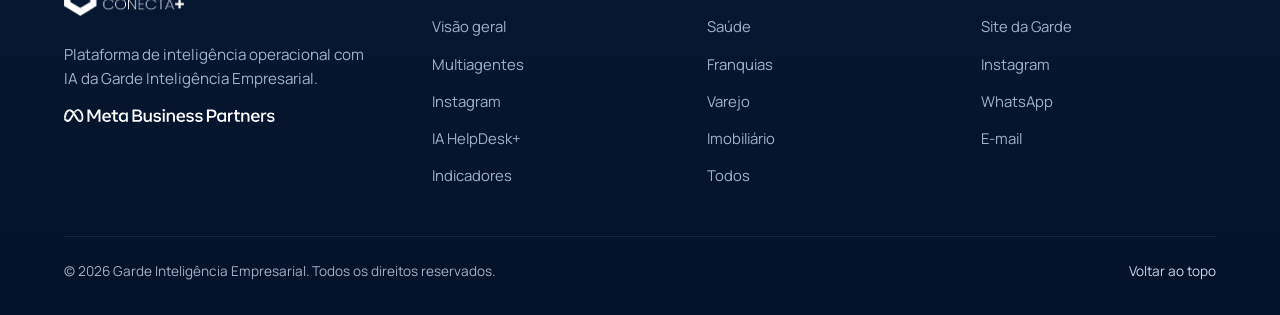
<file: segmentos/franquias.html>
<!DOCTYPE html>
<html lang="pt-BR">
<head>
<meta charset="utf-8">
<meta name="viewport" content="width=device-width, initial-scale=1">
<title>IA para franquias: lead certo na unidade certa e o mesmo padrão em toda a rede · IA Conecta+</title>
<meta name="description" content="Captação de franqueados, distribuição de leads por região e atendimento padronizado em todas as unidades, com visão da franqueadora.">
<meta property="og:title" content="IA para franquias: lead certo na unidade certa e o mesmo padrão em toda a rede · IA Conecta+">
<meta property="og:description" content="Captação de franqueados, distribuição de leads por região e atendimento padronizado em todas as unidades, com visão da franqueadora.">
<meta property="og:type" content="website">
<meta name="theme-color" content="#F3F7FC">
<link rel="icon" href="/assets/marca/favicon.png" type="image/png">
<link rel="preconnect" href="https://fonts.googleapis.com">
<link rel="preconnect" href="https://fonts.gstatic.com" crossorigin>
<link rel="stylesheet" href="https://fonts.googleapis.com/css2?family=Sora:wght@400;500;600;700&family=Manrope:wght@400;500;600;700;800&display=swap">
<link rel="stylesheet" href="/assets/css/site.css">
</head>
<body class="no-js" id="topo">
<div class="progress" aria-hidden="true"></div>
<svg width="0" height="0" style="position:absolute" aria-hidden="true">
  <symbol id="i-wa" viewBox="0 0 24 24"><path fill="currentColor" d="M12 2a10 10 0 0 0-8.6 15.1L2 22l5-1.3A10 10 0 1 0 12 2Zm0 18.2a8.2 8.2 0 0 1-4.2-1.2l-.3-.2-3 .8.8-2.9-.2-.3A8.2 8.2 0 1 1 12 20.2Zm4.5-6.1c-.2-.1-1.5-.7-1.7-.8-.2-.1-.4-.1-.6.1l-.8 1c-.1.2-.3.2-.5.1a6.7 6.7 0 0 1-3.3-2.9c-.2-.4.2-.4.7-1.3.1-.2 0-.3 0-.4l-.8-1.8c-.2-.5-.4-.4-.6-.4h-.5a1 1 0 0 0-.7.3 3 3 0 0 0-.9 2.2 5.2 5.2 0 0 0 1.1 2.7 11.8 11.8 0 0 0 4.5 4c1.7.7 2.3.8 3.2.6.5-.1 1.5-.6 1.7-1.2.2-.6.2-1.1.2-1.2-.1-.1-.2-.2-.5-.3Z"/></symbol>
  <symbol id="i-ig" viewBox="0 0 24 24"><g fill="none" stroke="currentColor" stroke-width="2"><rect x="3" y="3" width="18" height="18" rx="5"/><circle cx="12" cy="12" r="4"/><circle cx="17.5" cy="6.5" r="1" fill="currentColor"/></g></symbol>
  <symbol id="i-web" viewBox="0 0 24 24"><g fill="none" stroke="currentColor" stroke-width="2"><rect x="3" y="4" width="18" height="16" rx="3"/><path d="M3 9h18"/></g></symbol>
  <symbol id="i-mail" viewBox="0 0 24 24"><g fill="none" stroke="currentColor" stroke-width="2"><rect x="3" y="5" width="18" height="14" rx="3"/><path d="m4 7 8 6 8-6"/></g></symbol>
  <symbol id="i-check" viewBox="0 0 24 24"><path fill="none" stroke="currentColor" stroke-width="3" stroke-linecap="round" stroke-linejoin="round" d="M5 12.5l4.5 4.5L19 7.5"/></symbol>
  <symbol id="i-arrow" viewBox="0 0 24 24"><path fill="none" stroke="currentColor" stroke-width="2.2" stroke-linecap="round" stroke-linejoin="round" d="M5 12h14m-5-5 5 5-5 5"/></symbol>
  <symbol id="i-spark" viewBox="0 0 24 24"><path fill="currentColor" d="M12 2l1.8 5.4L19 9l-5.2 1.6L12 16l-1.8-5.4L5 9l5.2-1.6zM19 15l.9 2.6L22 18.5l-2.1.9L19 22l-.9-2.6L16 18.5l2.1-.9z"/></symbol>
  <symbol id="i-route" viewBox="0 0 24 24"><g fill="none" stroke="currentColor" stroke-width="2" stroke-linecap="round"><circle cx="6" cy="6" r="2.5"/><circle cx="18" cy="6" r="2.5"/><circle cx="12" cy="18" r="2.5"/><path d="M8 7.5 11 16M16 7.5 13 16M8.5 6h7"/></g></symbol>
  <symbol id="i-sell" viewBox="0 0 24 24"><g fill="none" stroke="currentColor" stroke-width="2" stroke-linecap="round" stroke-linejoin="round"><path d="M3 17l6-6 4 4 8-8"/><path d="M15 7h6v6"/></g></symbol>
  <symbol id="i-coin" viewBox="0 0 24 24"><g fill="none" stroke="currentColor" stroke-width="2"><rect x="3" y="6" width="18" height="12" rx="3"/><circle cx="12" cy="12" r="2.5"/></g></symbol>
  <symbol id="i-tool" viewBox="0 0 24 24"><path fill="none" stroke="currentColor" stroke-width="2" stroke-linecap="round" stroke-linejoin="round" d="M14.7 6.3a4 4 0 0 0 5 5L21 13l-8 8-5-5 8-8zM3 21l5-5"/></symbol>
  <symbol id="i-user" viewBox="0 0 24 24"><g fill="none" stroke="currentColor" stroke-width="2"><circle cx="12" cy="8" r="4"/><path d="M4 21a8 8 0 0 1 16 0"/></g></symbol>
  <symbol id="i-phone" viewBox="0 0 24 24"><path fill="none" stroke="currentColor" stroke-width="2" stroke-linejoin="round" d="M5 3h4l2 5-2.5 1.5a11 11 0 0 0 6 6L16 13l5 2v4a2 2 0 0 1-2 2A17 17 0 0 1 3 5a2 2 0 0 1 2-2z"/></symbol>
  <symbol id="i-heart" viewBox="0 0 24 24"><path fill="none" stroke="currentColor" stroke-width="2" stroke-linejoin="round" d="M12 20s-7-4.4-7-10a4 4 0 0 1 7-2.6A4 4 0 0 1 19 10c0 5.6-7 10-7 10z"/></symbol>
  <symbol id="i-net" viewBox="0 0 24 24"><g fill="none" stroke="currentColor" stroke-width="2"><circle cx="12" cy="5" r="2.5"/><circle cx="5" cy="19" r="2.5"/><circle cx="19" cy="19" r="2.5"/><path d="M12 7.5v4M12 11.5l-5.5 5.5M12 11.5l5.5 5.5"/></g></symbol>
  <symbol id="i-bag" viewBox="0 0 24 24"><g fill="none" stroke="currentColor" stroke-width="2" stroke-linejoin="round"><path d="M5 8h14l-1 12H6z"/><path d="M9 8V6a3 3 0 0 1 6 0v2"/></g></symbol>
  <symbol id="i-home" viewBox="0 0 24 24"><path fill="none" stroke="currentColor" stroke-width="2" stroke-linejoin="round" d="M4 11l8-7 8 7v9h-5v-6H9v6H4z"/></symbol>
  <symbol id="i-cap" viewBox="0 0 24 24"><g fill="none" stroke="currentColor" stroke-width="2" stroke-linejoin="round"><path d="M2 9l10-5 10 5-10 5z"/><path d="M6 11v5c3 2 9 2 12 0v-5"/></g></symbol>
  <symbol id="i-shield" viewBox="0 0 24 24"><path fill="none" stroke="currentColor" stroke-width="2" stroke-linejoin="round" d="M12 3l8 3v6c0 5-3.5 8-8 9-4.5-1-8-4-8-9V6z"/></symbol>
  <symbol id="i-truck" viewBox="0 0 24 24"><g fill="none" stroke="currentColor" stroke-width="2" stroke-linejoin="round"><path d="M2 6h12v10H2zM14 10h4l3 3v3h-7z"/><circle cx="6" cy="18" r="2"/><circle cx="17" cy="18" r="2"/></g></symbol>
  <symbol id="i-factory" viewBox="0 0 24 24"><path fill="none" stroke="currentColor" stroke-width="2" stroke-linejoin="round" d="M3 20V9l5 3V9l5 3V9l5 3V4h3v16z"/></symbol>
  <symbol id="i-cal" viewBox="0 0 24 24"><g fill="none" stroke="currentColor" stroke-width="2"><rect x="3" y="5" width="18" height="16" rx="3"/><path d="M3 10h18M8 3v4M16 3v4"/></g></symbol>
  <symbol id="i-doc" viewBox="0 0 24 24"><g fill="none" stroke="currentColor" stroke-width="2" stroke-linejoin="round"><path d="M6 3h8l4 4v14H6z"/><path d="M14 3v4h4M9 12h6M9 16h6"/></g></symbol>
  <symbol id="i-loop" viewBox="0 0 24 24"><g fill="none" stroke="currentColor" stroke-width="2" stroke-linecap="round" stroke-linejoin="round"><path d="M4 12a8 8 0 0 1 14-5.3L20 9"/><path d="M20 4v5h-5"/><path d="M20 12a8 8 0 0 1-14 5.3L4 15"/><path d="M4 20v-5h5"/></g></symbol>
  <symbol id="i-star" viewBox="0 0 24 24"><path fill="none" stroke="currentColor" stroke-width="2" stroke-linejoin="round" d="M12 3l2.7 5.6 6.1.9-4.4 4.3 1 6.1L12 17l-5.4 2.9 1-6.1-4.4-4.3 6.1-.9z"/></symbol>
  <symbol id="i-chart" viewBox="0 0 24 24"><path fill="none" stroke="currentColor" stroke-width="2" stroke-linecap="round" d="M4 20V10M10 20V4M16 20v-7M22 20H2"/></symbol>
  <symbol id="i-bolt" viewBox="0 0 24 24"><path fill="none" stroke="currentColor" stroke-width="2" stroke-linejoin="round" d="M13 2L4 14h7l-1 8 9-12h-7z"/></symbol>
</svg>
<header>
  <div class="wrap nav">
    <a class="logo" href="/" aria-label="IA Conecta+, página inicial"><img src="/assets/marca/logo-ia-conecta.png" alt="IA Conecta+" width="249" height="84"></a>
    <nav id="menu" aria-label="Principal">
      <a href="/#plataforma">Plataforma</a>
      <a href="/#multiagentes">Multiagentes</a>
      <a href="/#instagram">Instagram</a>
      <a href="/#helpdesk">HelpDesk+</a>
      <a href="/segmentos">Segmentos</a>
    </nav>
    <div class="right">
      <a class="btn-wa sm" href="https://wa.me/5511915192560?text=Ol%C3%A1!%20Quero%20falar%20com%20um%20especialista%20sobre%20a%20IA%20Conecta%2B%20para%20Franquias." target="_blank" rel="noopener">Falar com especialista<span class="ic"><svg><use href="#i-wa"/></svg></span></a>
      <button class="menu-btn" aria-label="Abrir menu" aria-controls="menu" aria-expanded="false"><svg width="24" height="24" viewBox="0 0 24 24" fill="none" stroke="currentColor" stroke-width="2"><path d="M4 7h16M4 12h16M4 17h16"/></svg></button>
    </div>
  </div>
</header>
<main>
<section class="hero seg-hero">
  <div class="wrap hero-grid">
    <div>
      <nav class="crumb seq" style="--t:.02s" aria-label="Você está em"><a href="/">IA Conecta+</a><span>/</span><a href="/segmentos">Segmentos</a><span>/</span>Franquias</nav>
      <span class="pill seq" style="--t:.05s">IA Conecta+ para Franquias</span>
      <h1 class="seq" style="--t:.15s">Cada lead da marca na unidade certa, atendido no padrão da rede</h1>
      <p class="lead seq" style="--t:.3s">Captação de franqueados, distribuição de leads por região e atendimento padronizado em todas as unidades, com visão da franqueadora.</p>
      <div class="hero-cta seq" style="--t:.45s">
        <a class="btn-wa" href="https://wa.me/5511915192560?text=Ol%C3%A1!%20Quero%20falar%20com%20um%20especialista%20sobre%20a%20IA%20Conecta%2B%20para%20Franquias." target="_blank" rel="noopener">Quero falar com especialista<span class="ic"><svg><use href="#i-wa"/></svg></span></a>
        <small>Atendimento imediato via WhatsApp</small>
      </div>
    </div>
    <div class="stage seg-stage" aria-hidden="true">
      <div class="meta meta-top seq" style="--t:.3s"><img src="/assets/marca/meta-business-partners-navy.png" alt="Meta Business Partners" width="211" height="13"></div>
      <div class="chatcard seq" style="--t:.4s">
        <div class="phone">
          <div class="ph-h"><span class="av photo-av"><img src="/assets/hero/avatar-franquias.jpg" alt=""></span><div><b>Rede Sabor & Cia</b><small>conta comercial verificada</small></div></div>
          <div class="ph-b">
            <div class="w in seq" style="--t:0.8s">Oi! Tem unidade de vocês em Campinas?<time>09:41</time></div>
            <div class="w out seq" style="--t:1.4s"><span class="chip-ia">IA da Rede Sabor & Cia</span><br>Temos, sim! A unidade Cambuí fica pertinho. Quer que eu já agende seu horário por lá?<time>09:42</time></div>
            <div class="w in seq" style="--t:2.0s">Quero, amanhã à tarde<time>09:43</time></div>
            <div class="w out seq" style="--t:2.6s"><span class="chip-ia">IA da Rede Sabor & Cia</span><br>Feito! Passei seu contato para a equipe do Cambuí, que confirma o horário com você ainda hoje.<time>09:44</time></div>
          </div>
        </div>
      </div>
      <div class="bubble b1 float" style="--t:3.4s"><span class="spark"><svg><use href="#i-spark"/></svg></span><b>Lead enviado à unidade</b>Cobertura por estado define o franqueado responsável.</div>
      <div class="bubble b2 float" style="--t:3.9s"><b>Acesso restrito</b>O franqueado vê só os leads dele e os campos liberados.</div>
    </div>
  </div>
</section>

<section class="sec">
  <div class="wrap">
    <div data-r style="max-width:760px">
      <span class="kicker">O que trava a operação</span>
      <h2 class="h2">Onde a operação perde valor sem perceber</h2>
      <p class="lead" style="margin-top:20px">O diagnóstico começa pelos pontos em que cliente, tempo e receita escapam no dia a dia.</p>
    </div>
    <div class="pains">
      <article class="pain" data-r style="--d:0.00s"><h3>Lead da marca morrendo na unidade</h3><p>A franqueadora investe em mídia e o contato chega a uma unidade que demora a responder.</p></article>
      <article class="pain" data-r style="--d:0.07s"><h3>Cada unidade atende de um jeito</h3><p>Discurso, tempo de resposta e qualidade diferentes sob a mesma marca.</p></article>
      <article class="pain" data-r style="--d:0.14s"><h3>Franqueadora sem visão da ponta</h3><p>Não dá para comparar volume, conversão e atendimento entre unidades.</p></article>
      <article class="pain" data-r style="--d:0.21s"><h3>Suporte à rede sobrecarregado</h3><p>Dúvidas operacionais dos franqueados lotam a equipe central.</p></article>
    </div>
  </div>
</section>

<section class="sec" style="padding-top:0">
  <div class="wrap">
    <div data-r style="max-width:760px">
      <span class="kicker">Como a IA Conecta+ resolve</span>
      <h2 class="h2">Jornadas completas aplicadas à sua operação</h2>
      <p class="lead" style="margin-top:20px">Agentes de IA treinados na sua base atendem, executam e passam para o time só o que precisa de gente.</p>
    </div>
    <div class="uses">
      <article class="use" data-r style="--d:0.0s"><span class="ico"><svg><use href="#i-user"/></svg></span><h3>Captação de novos franqueados</h3><p>A IA conversa com o candidato, entende capital, praça de interesse e prazo, qualifica e agenda com o time de expansão.</p><div class="tags"><span>Qualificação</span><span>Agenda</span><span>Funil de expansão</span></div></article>
      <article class="use" data-r style="--d:0.1s"><span class="ico"><svg><use href="#i-route"/></svg></span><h3>Lead entregue ao franqueado certo</h3><p>Cada contato vai para a unidade responsável pela região, com distribuição automática e alerta quando ninguém assume.</p><div class="tags"><span>Cobertura por estado</span><span>Distribuição automática</span></div></article>
      <article class="use" data-r style="--d:0.0s"><span class="ico"><svg><use href="#i-star"/></svg></span><h3>O mesmo padrão em toda a rede</h3><p>Uma IA treinada na base da marca responde com o mesmo discurso e o mesmo cuidado em qualquer unidade.</p><div class="tags"><span>Base única</span><span>Multiagentes</span></div></article>
      <article class="use" data-r style="--d:0.1s"><span class="ico"><svg><use href="#i-chart"/></svg></span><h3>Visão da rede para a franqueadora</h3><p>Painel com volume, atendimentos resolvidos pela IA e encaminhados, para orientar o campo com dados.</p><div class="tags"><span>Indicadores</span><span>Relatórios por período</span></div></article>
    </div>
  </div>
</section>

<section class="sec" style="padding-top:0">
  <div class="wrap">
    <div class="module" data-r="zoom">
      <div style="position:relative;z-index:1">
        <span class="kicker">Módulo Redes de Franquias</span>
        <h2 class="h3">Recursos pensados para franquias</h2>
        <p class="lead">Recursos que habilitamos para a sua rede: habilitados conforme o seu contrato, para a plataforma se adaptar ao seu negócio.</p>
      </div>
      <ul>
          <li><i><svg><use href="#i-check"/></svg></i><span><b>Catálogo de marcas</b> para redes com mais de uma bandeira</span></li>
          <li><i><svg><use href="#i-check"/></svg></i><span><b>Cobertura por estado</b> para direcionar cada lead à unidade responsável</span></li>
          <li><i><svg><use href="#i-check"/></svg></i><span><b>Envio do lead qualificado</b> ao franqueador</span></li>
          <li><i><svg><use href="#i-check"/></svg></i><span><b>Acesso restrito do franqueado</b>, que enxerga só os leads encaminhados a ele e os campos liberados</span></li>
      </ul>
    </div>
  </div>
</section>

<section class="sec" style="padding-top:0">
  <div class="wrap fit">
    <div data-r="left">
      <span class="kicker">Para quem é</span>
      <h2 class="h3">Feito para operações como a sua</h2>
      <p class="lead" style="margin-top:16px;font-size:1.04rem">Franqueadoras e redes de licenciamento em serviços, saúde, educação, alimentação e varejo, com mídia centralizada e unidades em várias regiões.</p>
      <ul class="signals"><li>Mídia nacional com aproveitamento desigual</li><li>Reclamação sobre padrão de atendimento</li><li>Sem indicadores comparáveis entre unidades</li><li>Suporte ao franqueado sobrecarregado</li></ul>
    </div>
    <div data-r="right">
      <span class="kicker">Quem participa da decisão</span>
      <h2 class="h3">Cada área enxerga o próprio ganho</h2>
      <div class="people"><div><b>CEO da franqueadora</b><span>Expansão, saúde da rede e valor da marca.</span></div><div><b>Diretoria de expansão</b><span>Captação e qualificação de candidatos.</span></div><div><b>Operações e campo</b><span>Padrão operacional e desempenho por unidade.</span></div><div><b>Marketing</b><span>Retorno da mídia e conversão do lead distribuído.</span></div></div>
    </div>
  </div>
</section>

<section class="sec" style="padding-top:0">
  <div class="wrap">
    <div data-r style="max-width:760px">
      <span class="kicker">Indicadores</span>
      <h2 class="h2">O que você passa a acompanhar em números</h2>
    </div>
    <div class="kpi-grid"><div data-r style="--d:0.00s"><b>Tempo de resposta da rede</b><span>Quanto cada unidade demora para atender.</span></div><div data-r style="--d:0.05s"><b>Aproveitamento de lead por unidade</b><span>Leads tratados e convertidos em cada franquia.</span></div><div data-r style="--d:0.10s"><b>Leads sem dono</b><span>Contatos que ficaram parados sem responsável.</span></div><div data-r style="--d:0.15s"><b>Candidatos qualificados</b><span>Funil de expansão com perfil aderente.</span></div><div data-r style="--d:0.20s"><b>Atendimentos resolvidos pela IA</b><span>Volume que não precisou da equipe central.</span></div><div data-r style="--d:0.25s"><b>Satisfação do cliente</b><span>Alertas de insatisfação por unidade.</span></div></div>
  </div>
</section>

<section class="sec" style="padding-top:0">
  <div class="wrap">
    <div data-r style="max-width:760px">
      <span class="kicker">Como começamos</span>
      <h2 class="h2">Primeiro entendemos a sua operação. Depois colocamos a IA para trabalhar.</h2>
    </div>
    <ol class="journey" data-r>
      <li><b>Diagnóstico</b><span>Mapeamos onde a operação perde tempo e dinheiro.</span></li>
      <li><b>Workshop</b><span>Alinhamos com a liderança o que priorizar.</span></li>
      <li><b>Mapa de oportunidades</b><span>Definimos jornadas, canais e indicadores.</span></li>
      <li><b>Prova de conceito</b><span>Colocamos um escopo controlado no ar.</span></li>
      <li><b>Implantação</b><span>Integramos sistemas e treinamos a equipe.</span></li>
      <li><b>Evolução</b><span>Acompanhamos os números e expandimos por área.</span></li>
    </ol>
  </div>
</section>

<section class="sec" style="padding-top:0">
  <div class="wrap">
    <div class="center" data-r><h2 class="h2">Perguntas frequentes</h2></div>
    <div class="faq">
      <details data-r><summary>O franqueado perde autonomia?</summary><p>Não. Ele continua dono do atendimento da unidade, só que recebe o lead na hora, com o contexto da conversa, e enxerga apenas o que é dele.</p></details>
      <details data-r><summary>Funciona para redes com mais de uma marca?</summary><p>Sim. O catálogo de marcas permite que cada bandeira tenha sua base, seu tom e suas regras.</p></details>
      <details data-r><summary>A franqueadora consegue acompanhar tudo?</summary><p>Sim. Os painéis mostram volume, atendimentos resolvidos pela IA e encaminhados, por período, para a gestão da rede.</p></details>
      <details data-r><summary>Vocês mostram um mapa das unidades?</summary><p>Hoje a plataforma traz o resumo de cobertura por estado, que é o que define para qual unidade cada lead vai.</p></details>
    </div>
    <div class="center" data-r style="margin-top:72px">
      <h3 style="font-size:1.2rem">Veja a IA Conecta+ em outros segmentos</h3>
      <div class="others" style="justify-content:center"><a href="/segmentos/saude">Saúde</a><a href="/segmentos/franquias" aria-current="page">Franquias</a><a href="/segmentos/varejo">Varejo</a><a href="/segmentos/imobiliario">Imobiliário</a><a href="/segmentos/educacao">Educação</a><a href="/segmentos/financeiro">Financeiro</a><a href="/segmentos/logistica">Logística</a><a href="/segmentos/industria">Indústria</a></div>
    </div>
  </div>
</section>
</main>

<footer id="diagnostico">
  <div class="ft-cta">
    <div class="wrap">
      <img class="ft-logo" src="/assets/marca/logo-ia-conecta-branco.png" alt="IA Conecta+" width="243" height="81">
      <h2 data-r>Nenhum cliente sem resposta. Nenhuma oportunidade parada.</h2>
      <p data-r style="--d:.1s">Aumente a capacidade de atendimento e de vendas do seu time sem precisar aumentar o tamanho da equipe.</p>
      <div data-r style="--d:.2s"><a class="btn-wa" href="https://wa.me/5511915192560?text=Ol%C3%A1!%20Quero%20falar%20com%20um%20especialista%20sobre%20a%20IA%20Conecta%2B%20para%20Franquias." target="_blank" rel="noopener">Quero falar com especialista<span class="ic"><svg><use href="#i-wa"/></svg></span></a></div>
      <small data-r style="--d:.25s">Via WhatsApp · Direto com um especialista · Sem formulário</small>
      <div class="ft-logos" data-r="zoom">
        <p>A inteligência por trás de operações que atendem e vendem todos os dias</p>
        <ul class="known">
          <li><img src="/assets/clientes/vivo.png" alt="Vivo"></li>
          <li><img src="/assets/clientes/assai.png" alt="Assaí Atacadista"></li>
          <li><img src="/assets/clientes/mercado-pago.png" alt="Mercado Pago"></li>
          <li><img src="/assets/clientes/bradesco.png" alt="Bradesco"></li>
        </ul>
      </div>
    </div>
  </div>
  <div class="wrap">
    <div class="ft-top">
      <div class="ft-brand">
        <a class="logo-w" href="/" aria-label="IA Conecta+"><img src="/assets/marca/logo-ia-conecta-branco.png" alt="IA Conecta+" width="243" height="81"></a>
        <p>Plataforma de inteligência operacional com IA da Garde Inteligência Empresarial.</p>
        <p class="meta"><img src="/assets/marca/meta-business-partners-white.png" alt="Meta Business Partners" width="211" height="13"></p>
      </div>
      <div><h6>Plataforma</h6><ul><li><a href="/#plataforma">Visão geral</a></li><li><a href="/#multiagentes">Multiagentes</a></li><li><a href="/#instagram">Instagram</a></li><li><a href="/#helpdesk">IA HelpDesk+</a></li><li><a href="/#gestao">Indicadores</a></li></ul></div>
      <div><h6>Segmentos</h6><ul><li><a href="/segmentos/saude">Saúde</a></li><li><a href="/segmentos/franquias">Franquias</a></li><li><a href="/segmentos/varejo">Varejo</a></li><li><a href="/segmentos/imobiliario">Imobiliário</a></li><li><a href="/segmentos">Todos</a></li></ul></div>
      <div><h6>Garde</h6><ul><li><a href="https://www.gardesolucoes.com.br/">Site da Garde</a></li><li><a href="https://www.instagram.com/garde.solucoes/">Instagram</a></li><li><a href="https://wa.me/5511915192560?text=Ol%C3%A1!%20Quero%20falar%20com%20um%20especialista%20sobre%20a%20IA%20Conecta%2B%20para%20Franquias." target="_blank" rel="noopener">WhatsApp</a></li><li><a href="mailto:lohany.souza@gardetech.com.br">E-mail</a></li></ul></div>
    </div>
    <div class="ft-bot"><span>© 2026 Garde Inteligência Empresarial. Todos os direitos reservados.</span><a href="#topo">Voltar ao topo</a></div>
  </div>
</footer>

<div class="wa-float" id="wafloat">
  <div class="tip">Fale com um especialista agora mesmo<button type="button" aria-label="Fechar aviso">×</button></div>
  <a href="https://wa.me/5511915192560?text=Ol%C3%A1!%20Quero%20falar%20com%20um%20especialista%20sobre%20a%20IA%20Conecta%2B%20para%20Franquias." target="_blank" rel="noopener" aria-label="Falar com especialista no WhatsApp"><svg><use href="#i-wa"/></svg></a>
</div>

<script src="/assets/js/site.js"></script>
</body>
</html>
</file>
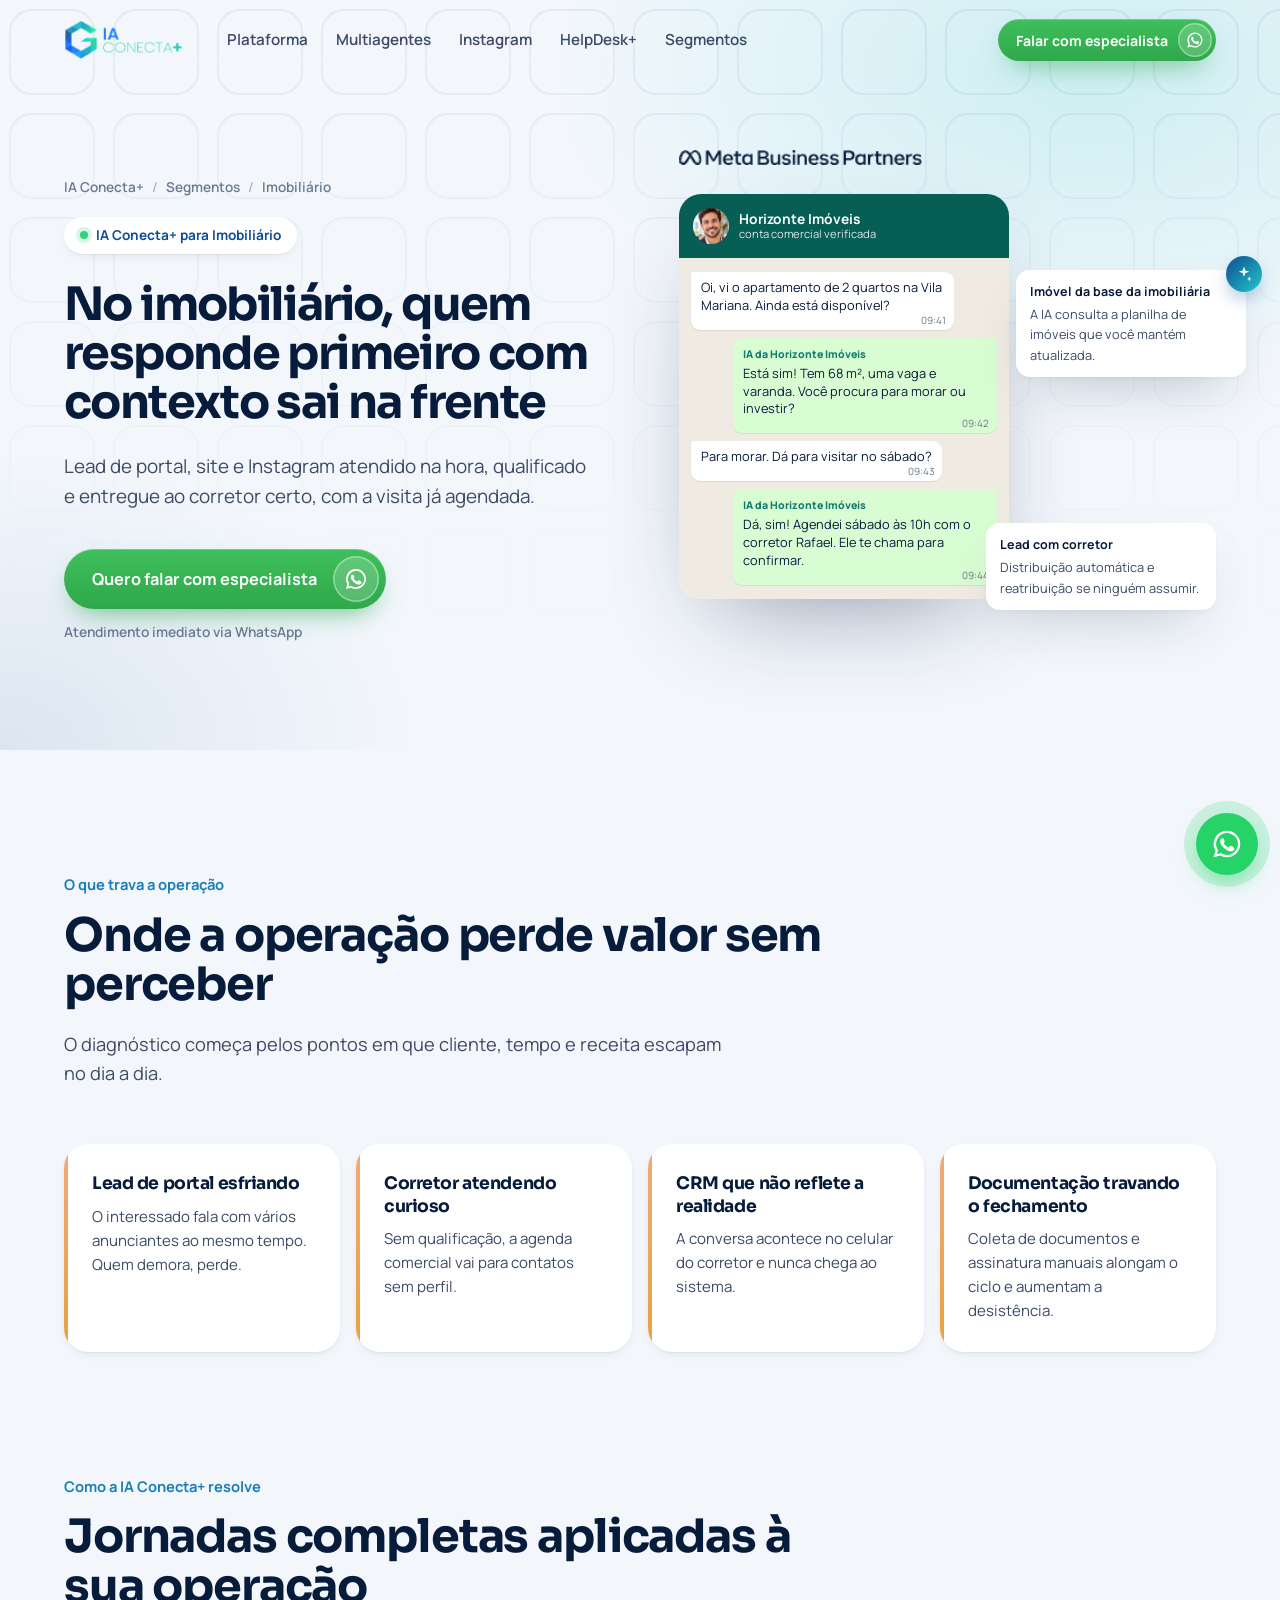
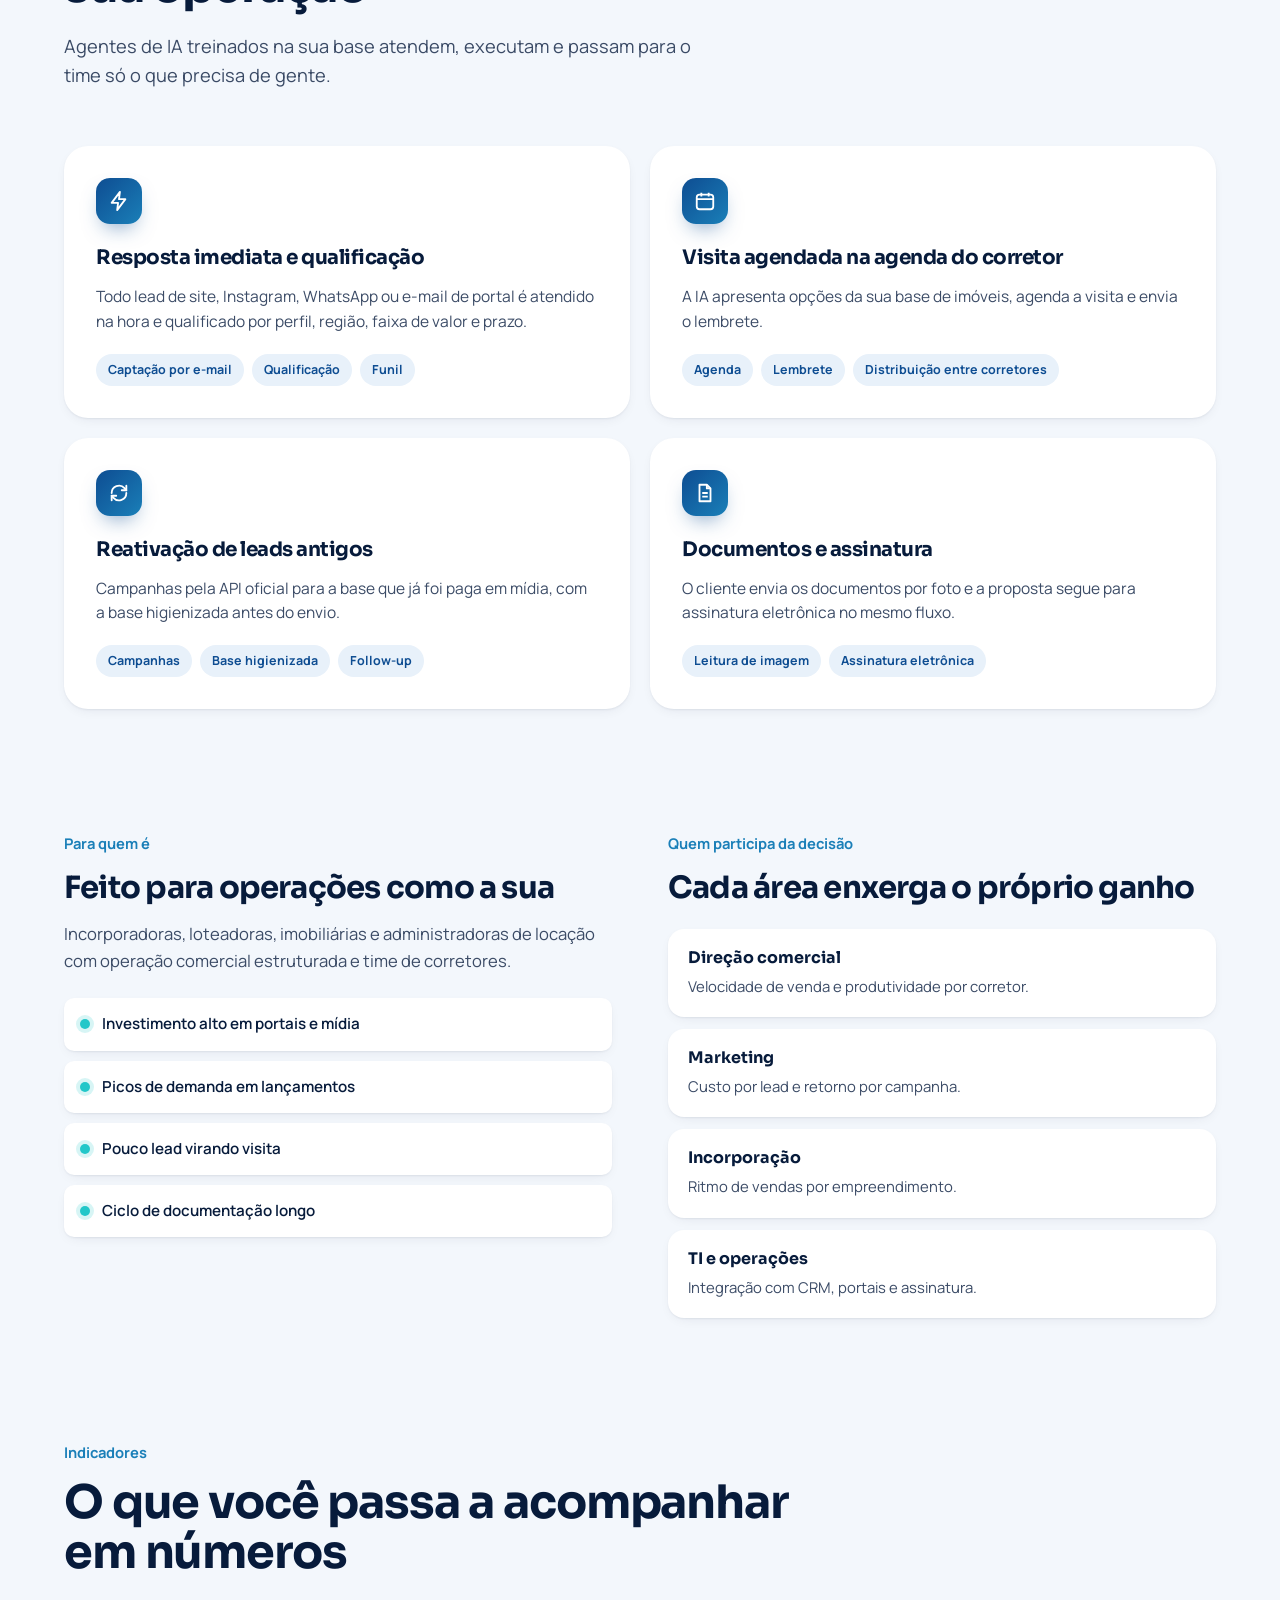
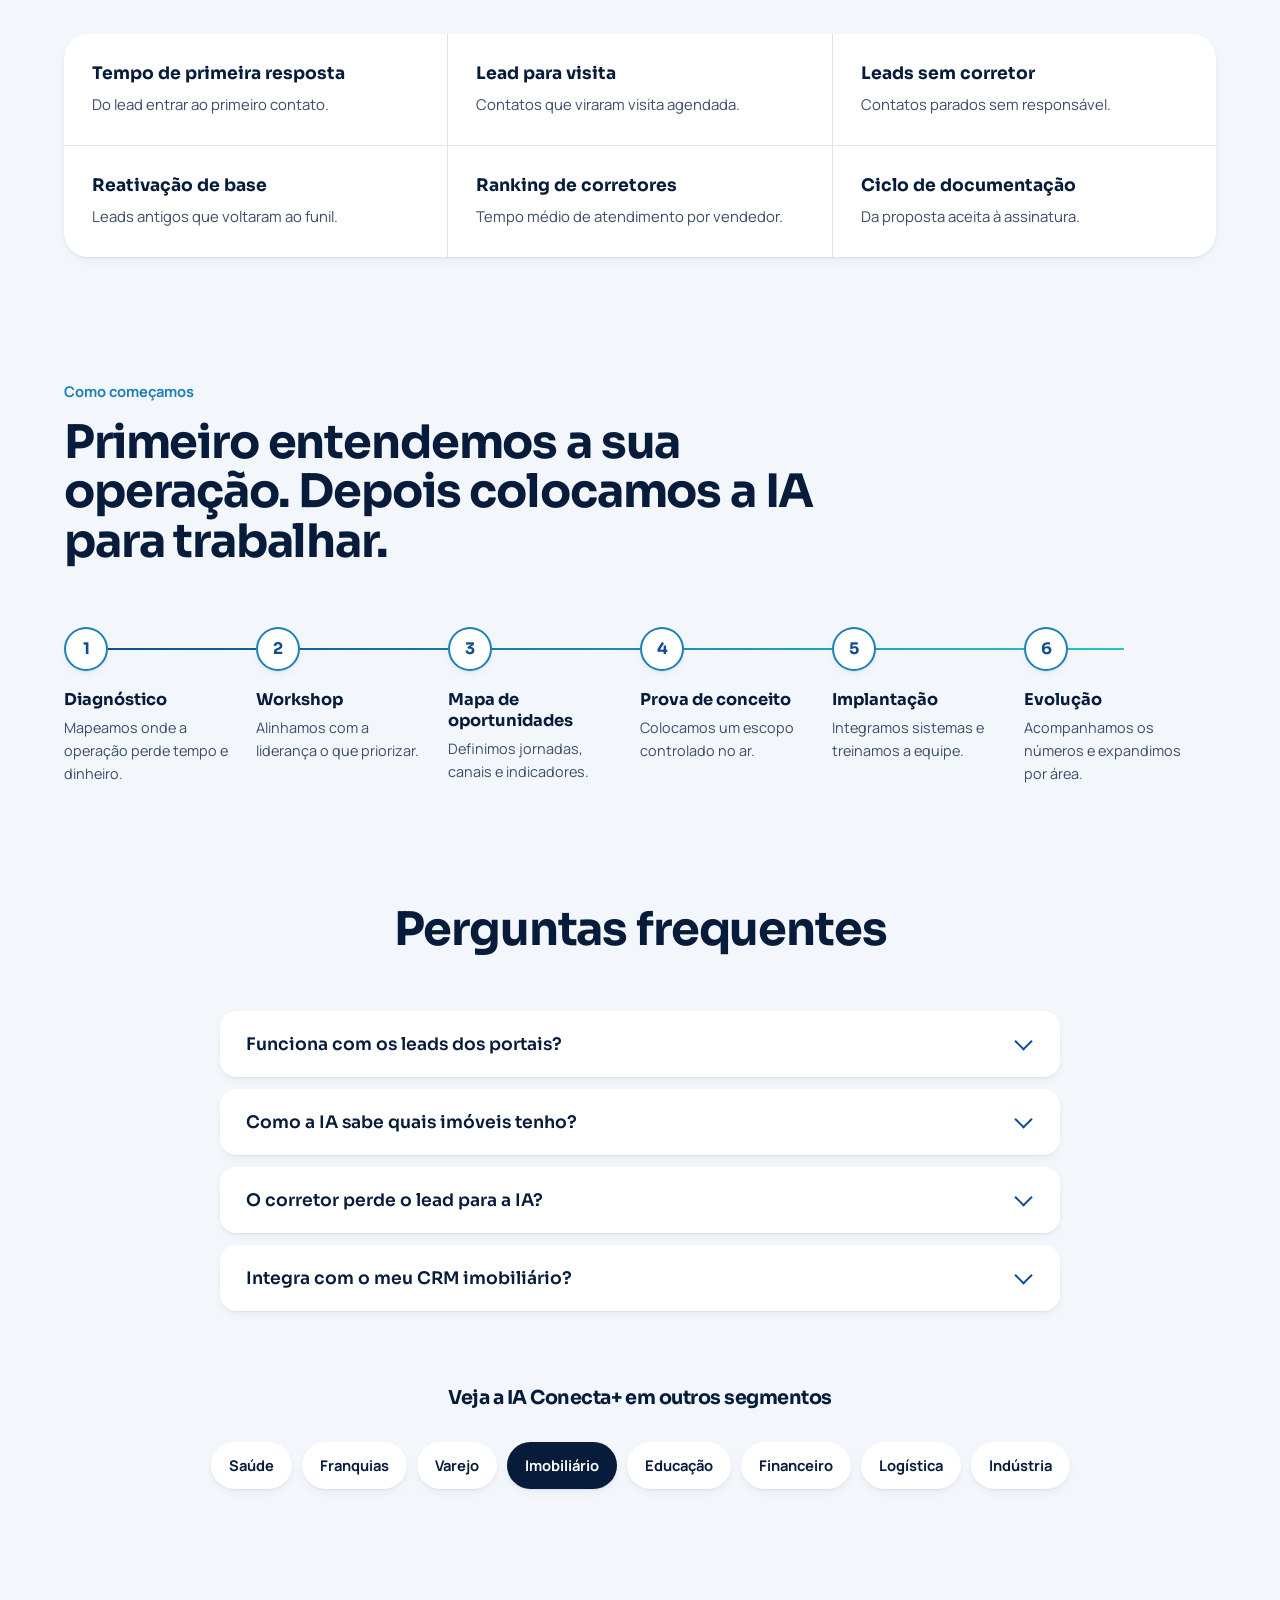
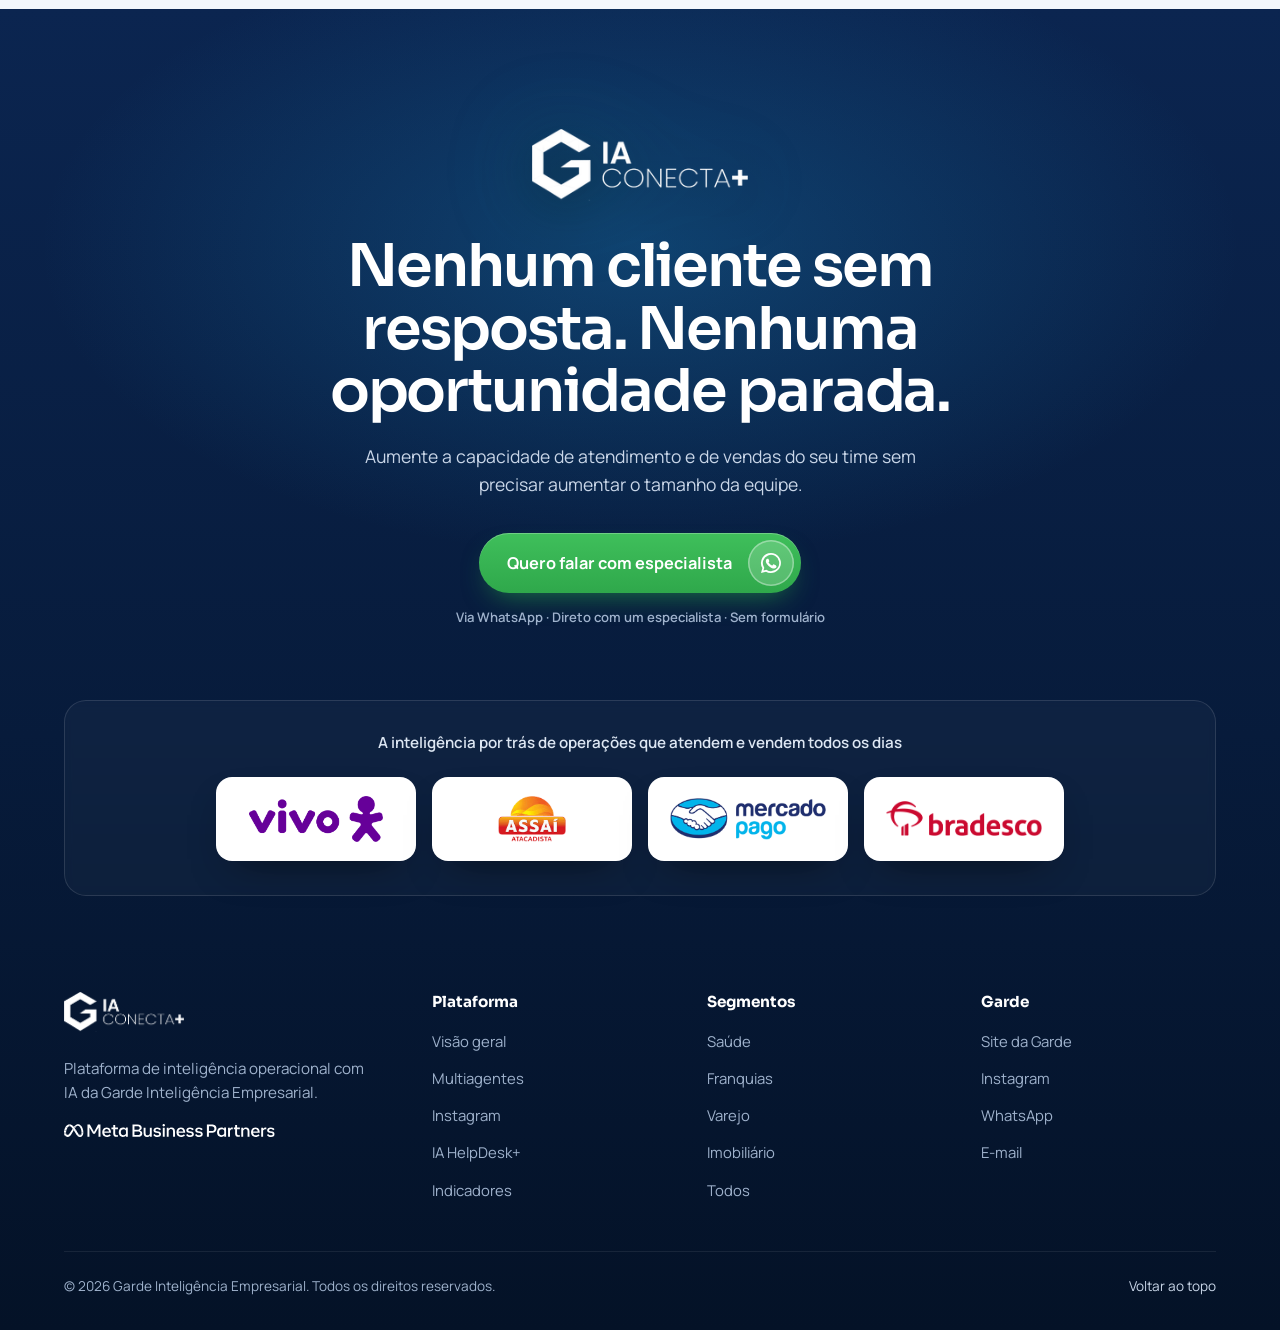
<file: segmentos/imobiliario.html>
<!DOCTYPE html>
<html lang="pt-BR">
<head>
<meta charset="utf-8">
<meta name="viewport" content="width=device-width, initial-scale=1">
<title>IA para imobiliárias e incorporadoras: resposta imediata ao lead e visita agendada · IA Conecta+</title>
<meta name="description" content="Lead de portal, site e Instagram atendido na hora, qualificado e entregue ao corretor certo, com a visita já agendada.">
<meta property="og:title" content="IA para imobiliárias e incorporadoras: resposta imediata ao lead e visita agendada · IA Conecta+">
<meta property="og:description" content="Lead de portal, site e Instagram atendido na hora, qualificado e entregue ao corretor certo, com a visita já agendada.">
<meta property="og:type" content="website">
<meta name="theme-color" content="#F3F7FC">
<link rel="icon" href="/assets/marca/favicon.png" type="image/png">
<link rel="preconnect" href="https://fonts.googleapis.com">
<link rel="preconnect" href="https://fonts.gstatic.com" crossorigin>
<link rel="stylesheet" href="https://fonts.googleapis.com/css2?family=Sora:wght@400;500;600;700&family=Manrope:wght@400;500;600;700;800&display=swap">
<link rel="stylesheet" href="/assets/css/site.css">
</head>
<body class="no-js" id="topo">
<div class="progress" aria-hidden="true"></div>
<svg width="0" height="0" style="position:absolute" aria-hidden="true">
  <symbol id="i-wa" viewBox="0 0 24 24"><path fill="currentColor" d="M12 2a10 10 0 0 0-8.6 15.1L2 22l5-1.3A10 10 0 1 0 12 2Zm0 18.2a8.2 8.2 0 0 1-4.2-1.2l-.3-.2-3 .8.8-2.9-.2-.3A8.2 8.2 0 1 1 12 20.2Zm4.5-6.1c-.2-.1-1.5-.7-1.7-.8-.2-.1-.4-.1-.6.1l-.8 1c-.1.2-.3.2-.5.1a6.7 6.7 0 0 1-3.3-2.9c-.2-.4.2-.4.7-1.3.1-.2 0-.3 0-.4l-.8-1.8c-.2-.5-.4-.4-.6-.4h-.5a1 1 0 0 0-.7.3 3 3 0 0 0-.9 2.2 5.2 5.2 0 0 0 1.1 2.7 11.8 11.8 0 0 0 4.5 4c1.7.7 2.3.8 3.2.6.5-.1 1.5-.6 1.7-1.2.2-.6.2-1.1.2-1.2-.1-.1-.2-.2-.5-.3Z"/></symbol>
  <symbol id="i-ig" viewBox="0 0 24 24"><g fill="none" stroke="currentColor" stroke-width="2"><rect x="3" y="3" width="18" height="18" rx="5"/><circle cx="12" cy="12" r="4"/><circle cx="17.5" cy="6.5" r="1" fill="currentColor"/></g></symbol>
  <symbol id="i-web" viewBox="0 0 24 24"><g fill="none" stroke="currentColor" stroke-width="2"><rect x="3" y="4" width="18" height="16" rx="3"/><path d="M3 9h18"/></g></symbol>
  <symbol id="i-mail" viewBox="0 0 24 24"><g fill="none" stroke="currentColor" stroke-width="2"><rect x="3" y="5" width="18" height="14" rx="3"/><path d="m4 7 8 6 8-6"/></g></symbol>
  <symbol id="i-check" viewBox="0 0 24 24"><path fill="none" stroke="currentColor" stroke-width="3" stroke-linecap="round" stroke-linejoin="round" d="M5 12.5l4.5 4.5L19 7.5"/></symbol>
  <symbol id="i-arrow" viewBox="0 0 24 24"><path fill="none" stroke="currentColor" stroke-width="2.2" stroke-linecap="round" stroke-linejoin="round" d="M5 12h14m-5-5 5 5-5 5"/></symbol>
  <symbol id="i-spark" viewBox="0 0 24 24"><path fill="currentColor" d="M12 2l1.8 5.4L19 9l-5.2 1.6L12 16l-1.8-5.4L5 9l5.2-1.6zM19 15l.9 2.6L22 18.5l-2.1.9L19 22l-.9-2.6L16 18.5l2.1-.9z"/></symbol>
  <symbol id="i-route" viewBox="0 0 24 24"><g fill="none" stroke="currentColor" stroke-width="2" stroke-linecap="round"><circle cx="6" cy="6" r="2.5"/><circle cx="18" cy="6" r="2.5"/><circle cx="12" cy="18" r="2.5"/><path d="M8 7.5 11 16M16 7.5 13 16M8.5 6h7"/></g></symbol>
  <symbol id="i-sell" viewBox="0 0 24 24"><g fill="none" stroke="currentColor" stroke-width="2" stroke-linecap="round" stroke-linejoin="round"><path d="M3 17l6-6 4 4 8-8"/><path d="M15 7h6v6"/></g></symbol>
  <symbol id="i-coin" viewBox="0 0 24 24"><g fill="none" stroke="currentColor" stroke-width="2"><rect x="3" y="6" width="18" height="12" rx="3"/><circle cx="12" cy="12" r="2.5"/></g></symbol>
  <symbol id="i-tool" viewBox="0 0 24 24"><path fill="none" stroke="currentColor" stroke-width="2" stroke-linecap="round" stroke-linejoin="round" d="M14.7 6.3a4 4 0 0 0 5 5L21 13l-8 8-5-5 8-8zM3 21l5-5"/></symbol>
  <symbol id="i-user" viewBox="0 0 24 24"><g fill="none" stroke="currentColor" stroke-width="2"><circle cx="12" cy="8" r="4"/><path d="M4 21a8 8 0 0 1 16 0"/></g></symbol>
  <symbol id="i-phone" viewBox="0 0 24 24"><path fill="none" stroke="currentColor" stroke-width="2" stroke-linejoin="round" d="M5 3h4l2 5-2.5 1.5a11 11 0 0 0 6 6L16 13l5 2v4a2 2 0 0 1-2 2A17 17 0 0 1 3 5a2 2 0 0 1 2-2z"/></symbol>
  <symbol id="i-heart" viewBox="0 0 24 24"><path fill="none" stroke="currentColor" stroke-width="2" stroke-linejoin="round" d="M12 20s-7-4.4-7-10a4 4 0 0 1 7-2.6A4 4 0 0 1 19 10c0 5.6-7 10-7 10z"/></symbol>
  <symbol id="i-net" viewBox="0 0 24 24"><g fill="none" stroke="currentColor" stroke-width="2"><circle cx="12" cy="5" r="2.5"/><circle cx="5" cy="19" r="2.5"/><circle cx="19" cy="19" r="2.5"/><path d="M12 7.5v4M12 11.5l-5.5 5.5M12 11.5l5.5 5.5"/></g></symbol>
  <symbol id="i-bag" viewBox="0 0 24 24"><g fill="none" stroke="currentColor" stroke-width="2" stroke-linejoin="round"><path d="M5 8h14l-1 12H6z"/><path d="M9 8V6a3 3 0 0 1 6 0v2"/></g></symbol>
  <symbol id="i-home" viewBox="0 0 24 24"><path fill="none" stroke="currentColor" stroke-width="2" stroke-linejoin="round" d="M4 11l8-7 8 7v9h-5v-6H9v6H4z"/></symbol>
  <symbol id="i-cap" viewBox="0 0 24 24"><g fill="none" stroke="currentColor" stroke-width="2" stroke-linejoin="round"><path d="M2 9l10-5 10 5-10 5z"/><path d="M6 11v5c3 2 9 2 12 0v-5"/></g></symbol>
  <symbol id="i-shield" viewBox="0 0 24 24"><path fill="none" stroke="currentColor" stroke-width="2" stroke-linejoin="round" d="M12 3l8 3v6c0 5-3.5 8-8 9-4.5-1-8-4-8-9V6z"/></symbol>
  <symbol id="i-truck" viewBox="0 0 24 24"><g fill="none" stroke="currentColor" stroke-width="2" stroke-linejoin="round"><path d="M2 6h12v10H2zM14 10h4l3 3v3h-7z"/><circle cx="6" cy="18" r="2"/><circle cx="17" cy="18" r="2"/></g></symbol>
  <symbol id="i-factory" viewBox="0 0 24 24"><path fill="none" stroke="currentColor" stroke-width="2" stroke-linejoin="round" d="M3 20V9l5 3V9l5 3V9l5 3V4h3v16z"/></symbol>
  <symbol id="i-cal" viewBox="0 0 24 24"><g fill="none" stroke="currentColor" stroke-width="2"><rect x="3" y="5" width="18" height="16" rx="3"/><path d="M3 10h18M8 3v4M16 3v4"/></g></symbol>
  <symbol id="i-doc" viewBox="0 0 24 24"><g fill="none" stroke="currentColor" stroke-width="2" stroke-linejoin="round"><path d="M6 3h8l4 4v14H6z"/><path d="M14 3v4h4M9 12h6M9 16h6"/></g></symbol>
  <symbol id="i-loop" viewBox="0 0 24 24"><g fill="none" stroke="currentColor" stroke-width="2" stroke-linecap="round" stroke-linejoin="round"><path d="M4 12a8 8 0 0 1 14-5.3L20 9"/><path d="M20 4v5h-5"/><path d="M20 12a8 8 0 0 1-14 5.3L4 15"/><path d="M4 20v-5h5"/></g></symbol>
  <symbol id="i-star" viewBox="0 0 24 24"><path fill="none" stroke="currentColor" stroke-width="2" stroke-linejoin="round" d="M12 3l2.7 5.6 6.1.9-4.4 4.3 1 6.1L12 17l-5.4 2.9 1-6.1-4.4-4.3 6.1-.9z"/></symbol>
  <symbol id="i-chart" viewBox="0 0 24 24"><path fill="none" stroke="currentColor" stroke-width="2" stroke-linecap="round" d="M4 20V10M10 20V4M16 20v-7M22 20H2"/></symbol>
  <symbol id="i-bolt" viewBox="0 0 24 24"><path fill="none" stroke="currentColor" stroke-width="2" stroke-linejoin="round" d="M13 2L4 14h7l-1 8 9-12h-7z"/></symbol>
</svg>
<header>
  <div class="wrap nav">
    <a class="logo" href="/" aria-label="IA Conecta+, página inicial"><img src="/assets/marca/logo-ia-conecta.png" alt="IA Conecta+" width="249" height="84"></a>
    <nav id="menu" aria-label="Principal">
      <a href="/#plataforma">Plataforma</a>
      <a href="/#multiagentes">Multiagentes</a>
      <a href="/#instagram">Instagram</a>
      <a href="/#helpdesk">HelpDesk+</a>
      <a href="/segmentos">Segmentos</a>
    </nav>
    <div class="right">
      <a class="btn-wa sm" href="https://wa.me/5511915192560?text=Ol%C3%A1!%20Quero%20falar%20com%20um%20especialista%20sobre%20a%20IA%20Conecta%2B%20para%20Imobili%C3%A1rio." target="_blank" rel="noopener">Falar com especialista<span class="ic"><svg><use href="#i-wa"/></svg></span></a>
      <button class="menu-btn" aria-label="Abrir menu" aria-controls="menu" aria-expanded="false"><svg width="24" height="24" viewBox="0 0 24 24" fill="none" stroke="currentColor" stroke-width="2"><path d="M4 7h16M4 12h16M4 17h16"/></svg></button>
    </div>
  </div>
</header>
<main>
<section class="hero seg-hero">
  <div class="wrap hero-grid">
    <div>
      <nav class="crumb seq" style="--t:.02s" aria-label="Você está em"><a href="/">IA Conecta+</a><span>/</span><a href="/segmentos">Segmentos</a><span>/</span>Imobiliário</nav>
      <span class="pill seq" style="--t:.05s">IA Conecta+ para Imobiliário</span>
      <h1 class="seq" style="--t:.15s">No imobiliário, quem responde primeiro com contexto sai na frente</h1>
      <p class="lead seq" style="--t:.3s">Lead de portal, site e Instagram atendido na hora, qualificado e entregue ao corretor certo, com a visita já agendada.</p>
      <div class="hero-cta seq" style="--t:.45s">
        <a class="btn-wa" href="https://wa.me/5511915192560?text=Ol%C3%A1!%20Quero%20falar%20com%20um%20especialista%20sobre%20a%20IA%20Conecta%2B%20para%20Imobili%C3%A1rio." target="_blank" rel="noopener">Quero falar com especialista<span class="ic"><svg><use href="#i-wa"/></svg></span></a>
        <small>Atendimento imediato via WhatsApp</small>
      </div>
    </div>
    <div class="stage seg-stage" aria-hidden="true">
      <div class="meta meta-top seq" style="--t:.3s"><img src="/assets/marca/meta-business-partners-navy.png" alt="Meta Business Partners" width="211" height="13"></div>
      <div class="chatcard seq" style="--t:.4s">
        <div class="phone">
          <div class="ph-h"><span class="av photo-av"><img src="/assets/hero/avatar-imobiliario.jpg" alt=""></span><div><b>Horizonte Imóveis</b><small>conta comercial verificada</small></div></div>
          <div class="ph-b">
            <div class="w in seq" style="--t:0.8s">Oi, vi o apartamento de 2 quartos na Vila Mariana. Ainda está disponível?<time>09:41</time></div>
            <div class="w out seq" style="--t:1.4s"><span class="chip-ia">IA da Horizonte Imóveis</span><br>Está sim! Tem 68 m², uma vaga e varanda. Você procura para morar ou investir?<time>09:42</time></div>
            <div class="w in seq" style="--t:2.0s">Para morar. Dá para visitar no sábado?<time>09:43</time></div>
            <div class="w out seq" style="--t:2.6s"><span class="chip-ia">IA da Horizonte Imóveis</span><br>Dá, sim! Agendei sábado às 10h com o corretor Rafael. Ele te chama para confirmar.<time>09:44</time></div>
          </div>
        </div>
      </div>
      <div class="bubble b1 float" style="--t:3.4s"><span class="spark"><svg><use href="#i-spark"/></svg></span><b>Imóvel da base da imobiliária</b>A IA consulta a planilha de imóveis que você mantém atualizada.</div>
      <div class="bubble b2 float" style="--t:3.9s"><b>Lead com corretor</b>Distribuição automática e reatribuição se ninguém assumir.</div>
    </div>
  </div>
</section>

<section class="sec">
  <div class="wrap">
    <div data-r style="max-width:760px">
      <span class="kicker">O que trava a operação</span>
      <h2 class="h2">Onde a operação perde valor sem perceber</h2>
      <p class="lead" style="margin-top:20px">O diagnóstico começa pelos pontos em que cliente, tempo e receita escapam no dia a dia.</p>
    </div>
    <div class="pains">
      <article class="pain" data-r style="--d:0.00s"><h3>Lead de portal esfriando</h3><p>O interessado fala com vários anunciantes ao mesmo tempo. Quem demora, perde.</p></article>
      <article class="pain" data-r style="--d:0.07s"><h3>Corretor atendendo curioso</h3><p>Sem qualificação, a agenda comercial vai para contatos sem perfil.</p></article>
      <article class="pain" data-r style="--d:0.14s"><h3>CRM que não reflete a realidade</h3><p>A conversa acontece no celular do corretor e nunca chega ao sistema.</p></article>
      <article class="pain" data-r style="--d:0.21s"><h3>Documentação travando o fechamento</h3><p>Coleta de documentos e assinatura manuais alongam o ciclo e aumentam a desistência.</p></article>
    </div>
  </div>
</section>

<section class="sec" style="padding-top:0">
  <div class="wrap">
    <div data-r style="max-width:760px">
      <span class="kicker">Como a IA Conecta+ resolve</span>
      <h2 class="h2">Jornadas completas aplicadas à sua operação</h2>
      <p class="lead" style="margin-top:20px">Agentes de IA treinados na sua base atendem, executam e passam para o time só o que precisa de gente.</p>
    </div>
    <div class="uses">
      <article class="use" data-r style="--d:0.0s"><span class="ico"><svg><use href="#i-bolt"/></svg></span><h3>Resposta imediata e qualificação</h3><p>Todo lead de site, Instagram, WhatsApp ou e-mail de portal é atendido na hora e qualificado por perfil, região, faixa de valor e prazo.</p><div class="tags"><span>Captação por e-mail</span><span>Qualificação</span><span>Funil</span></div></article>
      <article class="use" data-r style="--d:0.1s"><span class="ico"><svg><use href="#i-cal"/></svg></span><h3>Visita agendada na agenda do corretor</h3><p>A IA apresenta opções da sua base de imóveis, agenda a visita e envia o lembrete.</p><div class="tags"><span>Agenda</span><span>Lembrete</span><span>Distribuição entre corretores</span></div></article>
      <article class="use" data-r style="--d:0.0s"><span class="ico"><svg><use href="#i-loop"/></svg></span><h3>Reativação de leads antigos</h3><p>Campanhas pela API oficial para a base que já foi paga em mídia, com a base higienizada antes do envio.</p><div class="tags"><span>Campanhas</span><span>Base higienizada</span><span>Follow-up</span></div></article>
      <article class="use" data-r style="--d:0.1s"><span class="ico"><svg><use href="#i-doc"/></svg></span><h3>Documentos e assinatura</h3><p>O cliente envia os documentos por foto e a proposta segue para assinatura eletrônica no mesmo fluxo.</p><div class="tags"><span>Leitura de imagem</span><span>Assinatura eletrônica</span></div></article>
    </div>
  </div>
</section>

<section class="sec" style="padding-top:0">
  <div class="wrap fit">
    <div data-r="left">
      <span class="kicker">Para quem é</span>
      <h2 class="h3">Feito para operações como a sua</h2>
      <p class="lead" style="margin-top:16px;font-size:1.04rem">Incorporadoras, loteadoras, imobiliárias e administradoras de locação com operação comercial estruturada e time de corretores.</p>
      <ul class="signals"><li>Investimento alto em portais e mídia</li><li>Picos de demanda em lançamentos</li><li>Pouco lead virando visita</li><li>Ciclo de documentação longo</li></ul>
    </div>
    <div data-r="right">
      <span class="kicker">Quem participa da decisão</span>
      <h2 class="h3">Cada área enxerga o próprio ganho</h2>
      <div class="people"><div><b>Direção comercial</b><span>Velocidade de venda e produtividade por corretor.</span></div><div><b>Marketing</b><span>Custo por lead e retorno por campanha.</span></div><div><b>Incorporação</b><span>Ritmo de vendas por empreendimento.</span></div><div><b>TI e operações</b><span>Integração com CRM, portais e assinatura.</span></div></div>
    </div>
  </div>
</section>

<section class="sec" style="padding-top:0">
  <div class="wrap">
    <div data-r style="max-width:760px">
      <span class="kicker">Indicadores</span>
      <h2 class="h2">O que você passa a acompanhar em números</h2>
    </div>
    <div class="kpi-grid"><div data-r style="--d:0.00s"><b>Tempo de primeira resposta</b><span>Do lead entrar ao primeiro contato.</span></div><div data-r style="--d:0.05s"><b>Lead para visita</b><span>Contatos que viraram visita agendada.</span></div><div data-r style="--d:0.10s"><b>Leads sem corretor</b><span>Contatos parados sem responsável.</span></div><div data-r style="--d:0.15s"><b>Reativação de base</b><span>Leads antigos que voltaram ao funil.</span></div><div data-r style="--d:0.20s"><b>Ranking de corretores</b><span>Tempo médio de atendimento por vendedor.</span></div><div data-r style="--d:0.25s"><b>Ciclo de documentação</b><span>Da proposta aceita à assinatura.</span></div></div>
  </div>
</section>

<section class="sec" style="padding-top:0">
  <div class="wrap">
    <div data-r style="max-width:760px">
      <span class="kicker">Como começamos</span>
      <h2 class="h2">Primeiro entendemos a sua operação. Depois colocamos a IA para trabalhar.</h2>
    </div>
    <ol class="journey" data-r>
      <li><b>Diagnóstico</b><span>Mapeamos onde a operação perde tempo e dinheiro.</span></li>
      <li><b>Workshop</b><span>Alinhamos com a liderança o que priorizar.</span></li>
      <li><b>Mapa de oportunidades</b><span>Definimos jornadas, canais e indicadores.</span></li>
      <li><b>Prova de conceito</b><span>Colocamos um escopo controlado no ar.</span></li>
      <li><b>Implantação</b><span>Integramos sistemas e treinamos a equipe.</span></li>
      <li><b>Evolução</b><span>Acompanhamos os números e expandimos por área.</span></li>
    </ol>
  </div>
</section>

<section class="sec" style="padding-top:0">
  <div class="wrap">
    <div class="center" data-r><h2 class="h2">Perguntas frequentes</h2></div>
    <div class="faq">
      <details data-r><summary>Funciona com os leads dos portais?</summary><p>Sim. A plataforma capta leads pela caixa de entrada de e-mail, que é como a maioria dos portais envia, e atende na hora.</p></details>
      <details data-r><summary>Como a IA sabe quais imóveis tenho?</summary><p>Pela sua base de conhecimento, como uma planilha de imóveis. Atualizou a planilha, a IA passa a responder pela informação nova.</p></details>
      <details data-r><summary>O corretor perde o lead para a IA?</summary><p>Não. A IA qualifica e agenda, e o lead vai para o corretor com o histórico completo da conversa.</p></details>
      <details data-r><summary>Integra com o meu CRM imobiliário?</summary><p>Os dados podem ser enviados para o CRM que você já usa. No diagnóstico definimos a integração.</p></details>
    </div>
    <div class="center" data-r style="margin-top:72px">
      <h3 style="font-size:1.2rem">Veja a IA Conecta+ em outros segmentos</h3>
      <div class="others" style="justify-content:center"><a href="/segmentos/saude">Saúde</a><a href="/segmentos/franquias">Franquias</a><a href="/segmentos/varejo">Varejo</a><a href="/segmentos/imobiliario" aria-current="page">Imobiliário</a><a href="/segmentos/educacao">Educação</a><a href="/segmentos/financeiro">Financeiro</a><a href="/segmentos/logistica">Logística</a><a href="/segmentos/industria">Indústria</a></div>
    </div>
  </div>
</section>
</main>

<footer id="diagnostico">
  <div class="ft-cta">
    <div class="wrap">
      <img class="ft-logo" src="/assets/marca/logo-ia-conecta-branco.png" alt="IA Conecta+" width="243" height="81">
      <h2 data-r>Nenhum cliente sem resposta. Nenhuma oportunidade parada.</h2>
      <p data-r style="--d:.1s">Aumente a capacidade de atendimento e de vendas do seu time sem precisar aumentar o tamanho da equipe.</p>
      <div data-r style="--d:.2s"><a class="btn-wa" href="https://wa.me/5511915192560?text=Ol%C3%A1!%20Quero%20falar%20com%20um%20especialista%20sobre%20a%20IA%20Conecta%2B%20para%20Imobili%C3%A1rio." target="_blank" rel="noopener">Quero falar com especialista<span class="ic"><svg><use href="#i-wa"/></svg></span></a></div>
      <small data-r style="--d:.25s">Via WhatsApp · Direto com um especialista · Sem formulário</small>
      <div class="ft-logos" data-r="zoom">
        <p>A inteligência por trás de operações que atendem e vendem todos os dias</p>
        <ul class="known">
          <li><img src="/assets/clientes/vivo.png" alt="Vivo"></li>
          <li><img src="/assets/clientes/assai.png" alt="Assaí Atacadista"></li>
          <li><img src="/assets/clientes/mercado-pago.png" alt="Mercado Pago"></li>
          <li><img src="/assets/clientes/bradesco.png" alt="Bradesco"></li>
        </ul>
      </div>
    </div>
  </div>
  <div class="wrap">
    <div class="ft-top">
      <div class="ft-brand">
        <a class="logo-w" href="/" aria-label="IA Conecta+"><img src="/assets/marca/logo-ia-conecta-branco.png" alt="IA Conecta+" width="243" height="81"></a>
        <p>Plataforma de inteligência operacional com IA da Garde Inteligência Empresarial.</p>
        <p class="meta"><img src="/assets/marca/meta-business-partners-white.png" alt="Meta Business Partners" width="211" height="13"></p>
      </div>
      <div><h6>Plataforma</h6><ul><li><a href="/#plataforma">Visão geral</a></li><li><a href="/#multiagentes">Multiagentes</a></li><li><a href="/#instagram">Instagram</a></li><li><a href="/#helpdesk">IA HelpDesk+</a></li><li><a href="/#gestao">Indicadores</a></li></ul></div>
      <div><h6>Segmentos</h6><ul><li><a href="/segmentos/saude">Saúde</a></li><li><a href="/segmentos/franquias">Franquias</a></li><li><a href="/segmentos/varejo">Varejo</a></li><li><a href="/segmentos/imobiliario">Imobiliário</a></li><li><a href="/segmentos">Todos</a></li></ul></div>
      <div><h6>Garde</h6><ul><li><a href="https://www.gardesolucoes.com.br/">Site da Garde</a></li><li><a href="https://www.instagram.com/garde.solucoes/">Instagram</a></li><li><a href="https://wa.me/5511915192560?text=Ol%C3%A1!%20Quero%20falar%20com%20um%20especialista%20sobre%20a%20IA%20Conecta%2B%20para%20Imobili%C3%A1rio." target="_blank" rel="noopener">WhatsApp</a></li><li><a href="mailto:lohany.souza@gardetech.com.br">E-mail</a></li></ul></div>
    </div>
    <div class="ft-bot"><span>© 2026 Garde Inteligência Empresarial. Todos os direitos reservados.</span><a href="#topo">Voltar ao topo</a></div>
  </div>
</footer>

<div class="wa-float" id="wafloat">
  <div class="tip">Fale com um especialista agora mesmo<button type="button" aria-label="Fechar aviso">×</button></div>
  <a href="https://wa.me/5511915192560?text=Ol%C3%A1!%20Quero%20falar%20com%20um%20especialista%20sobre%20a%20IA%20Conecta%2B%20para%20Imobili%C3%A1rio." target="_blank" rel="noopener" aria-label="Falar com especialista no WhatsApp"><svg><use href="#i-wa"/></svg></a>
</div>

<script src="/assets/js/site.js"></script>
</body>
</html>
</file>
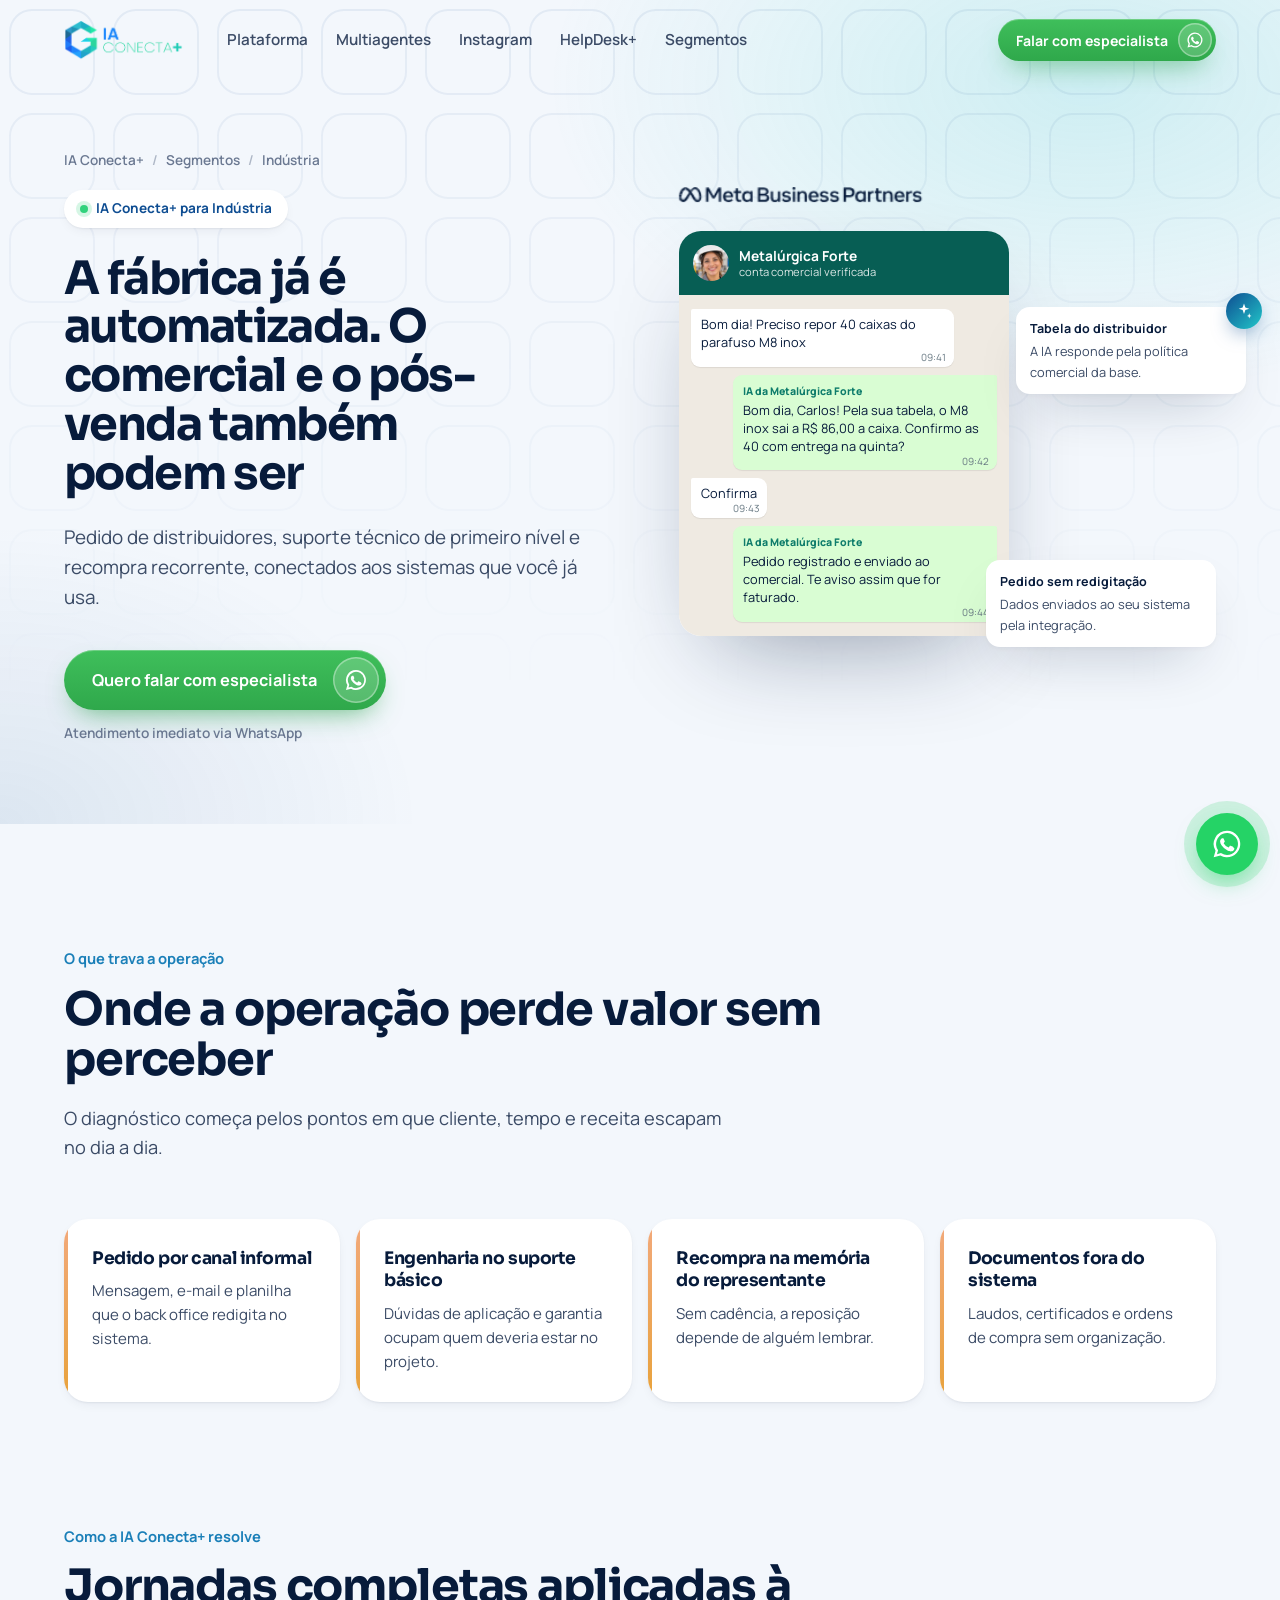
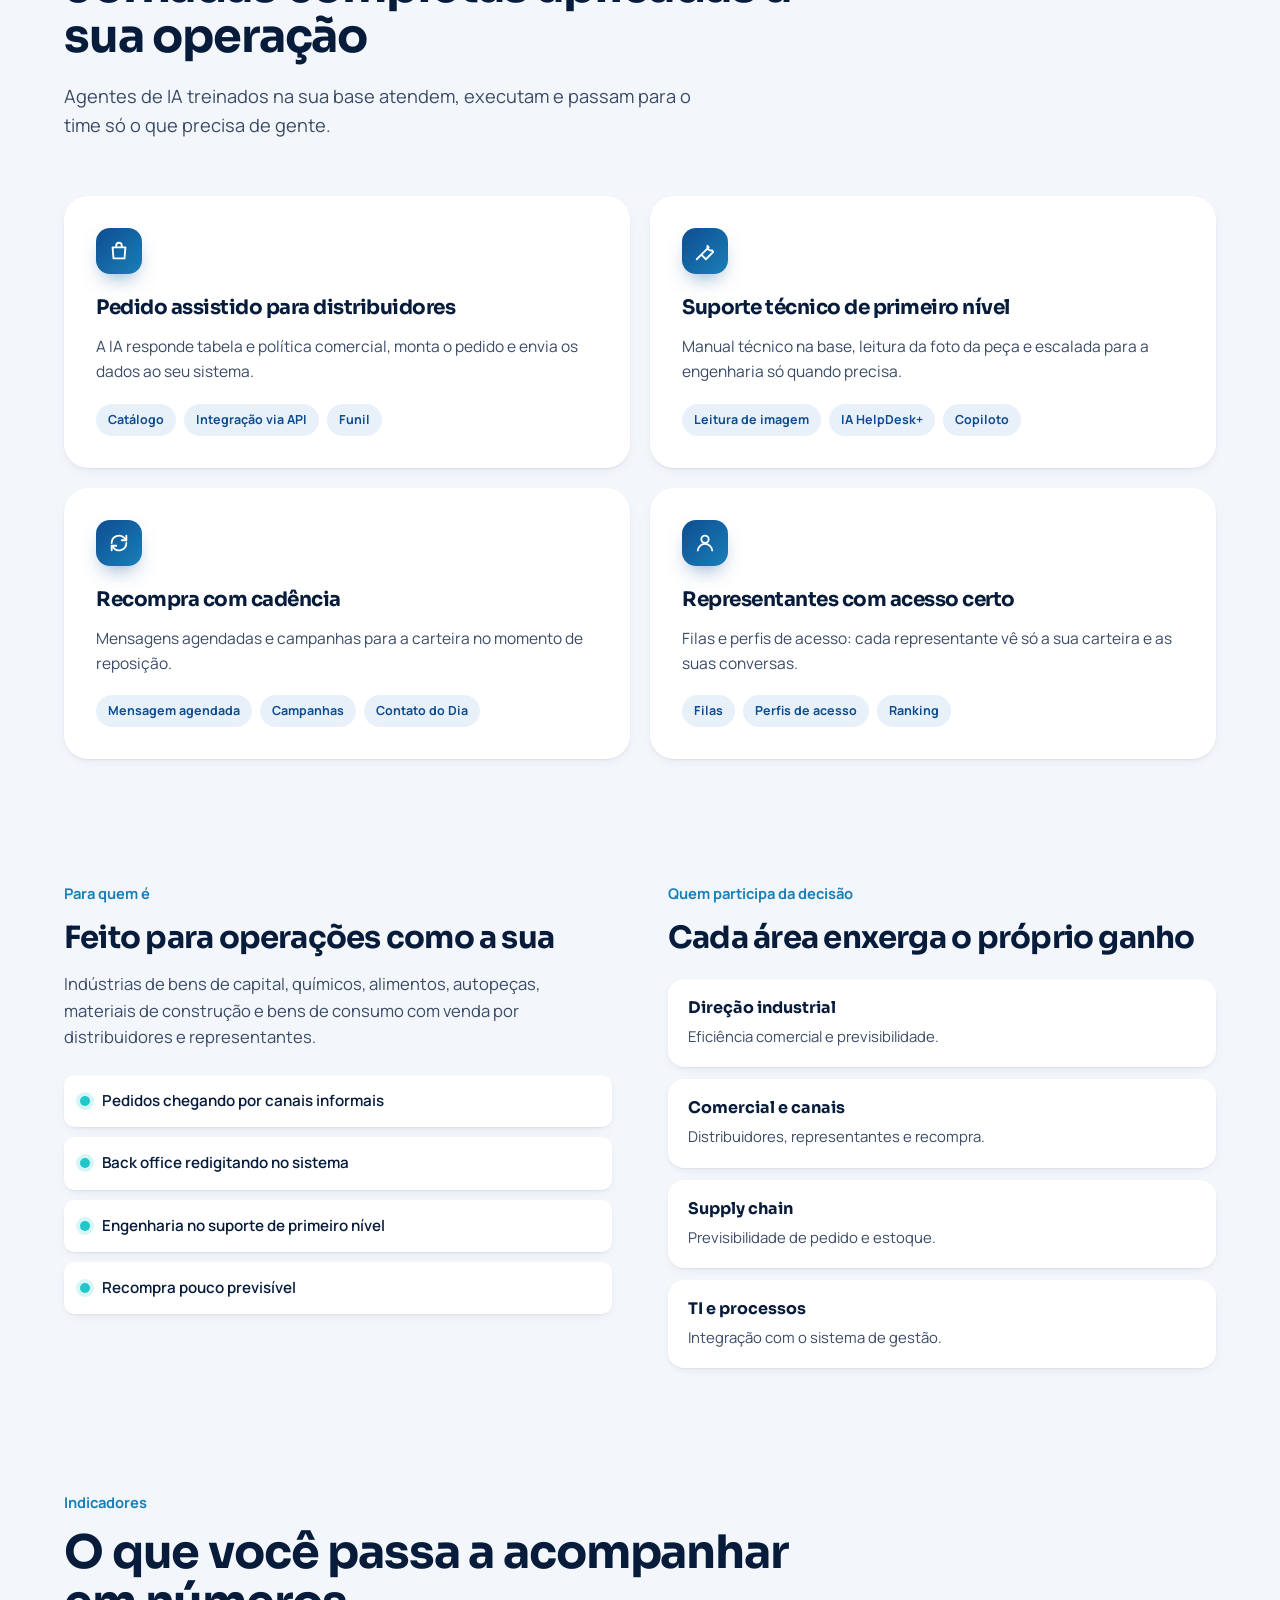
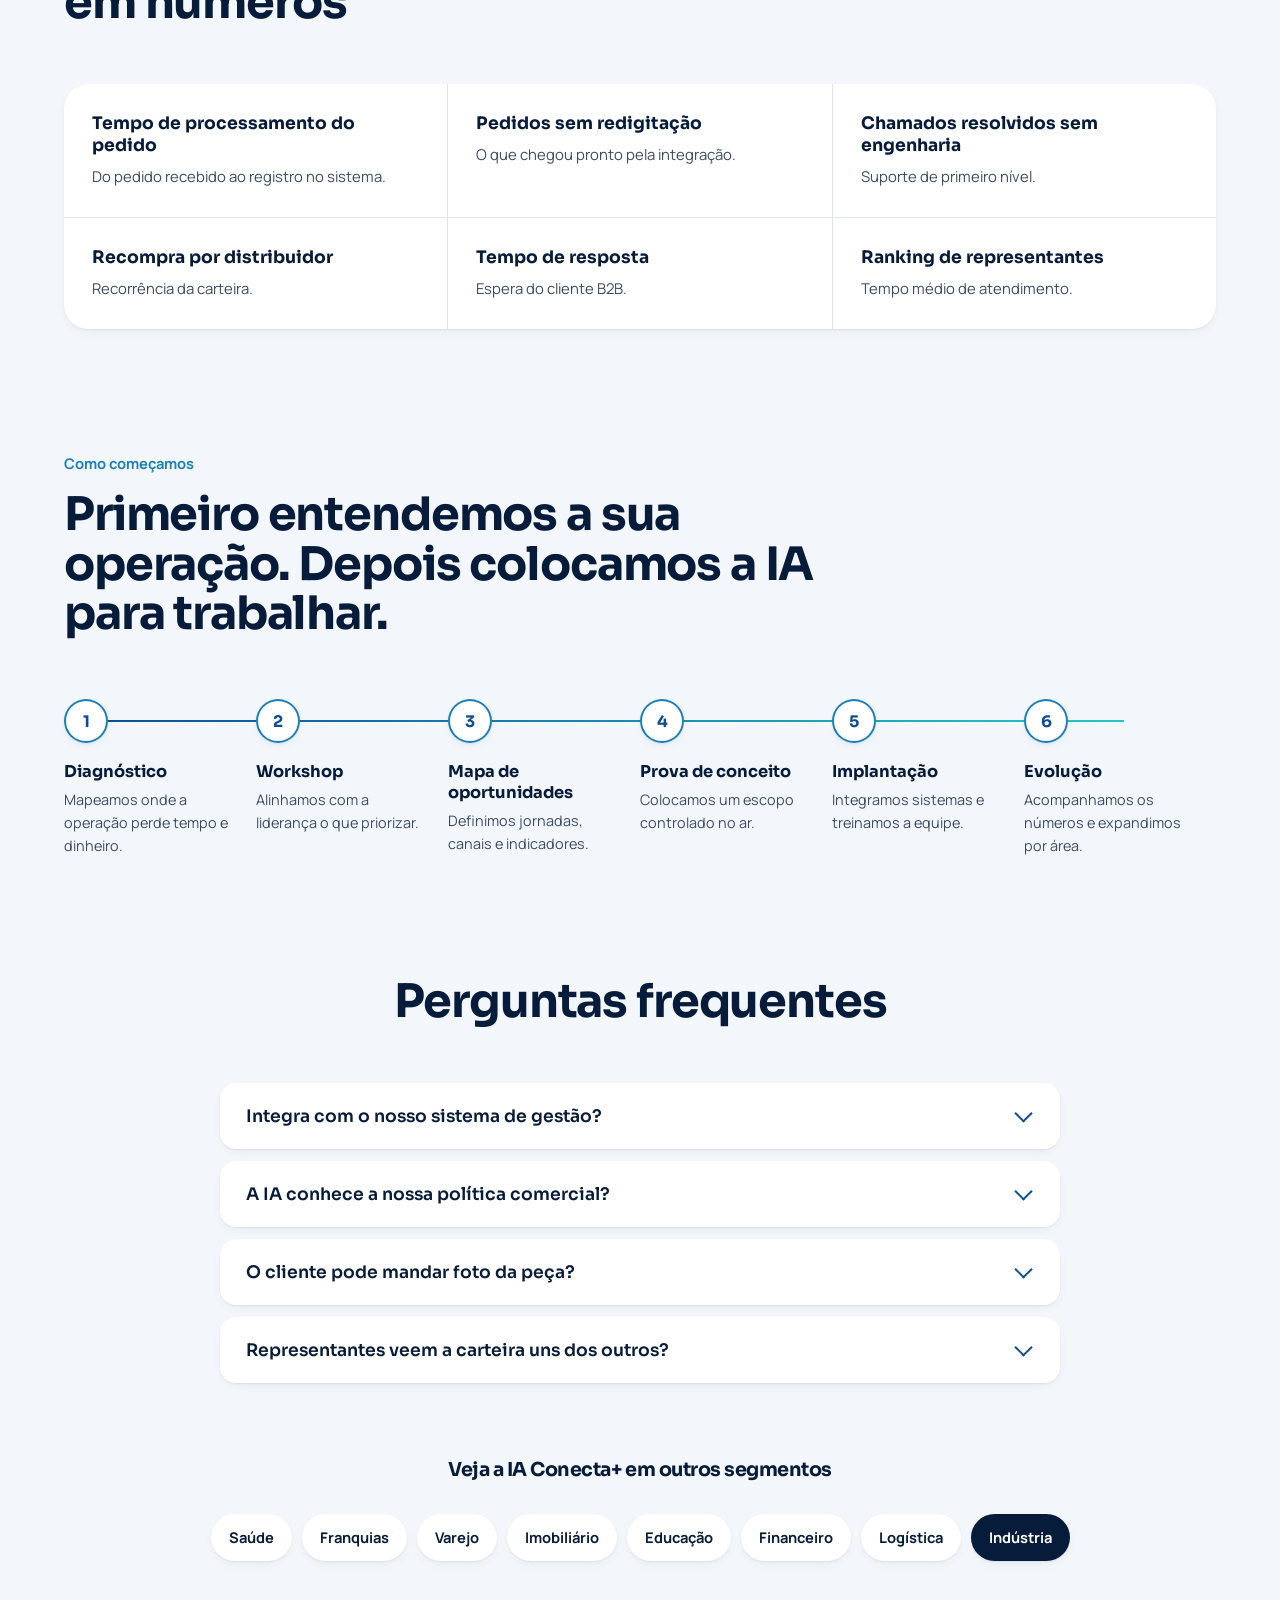
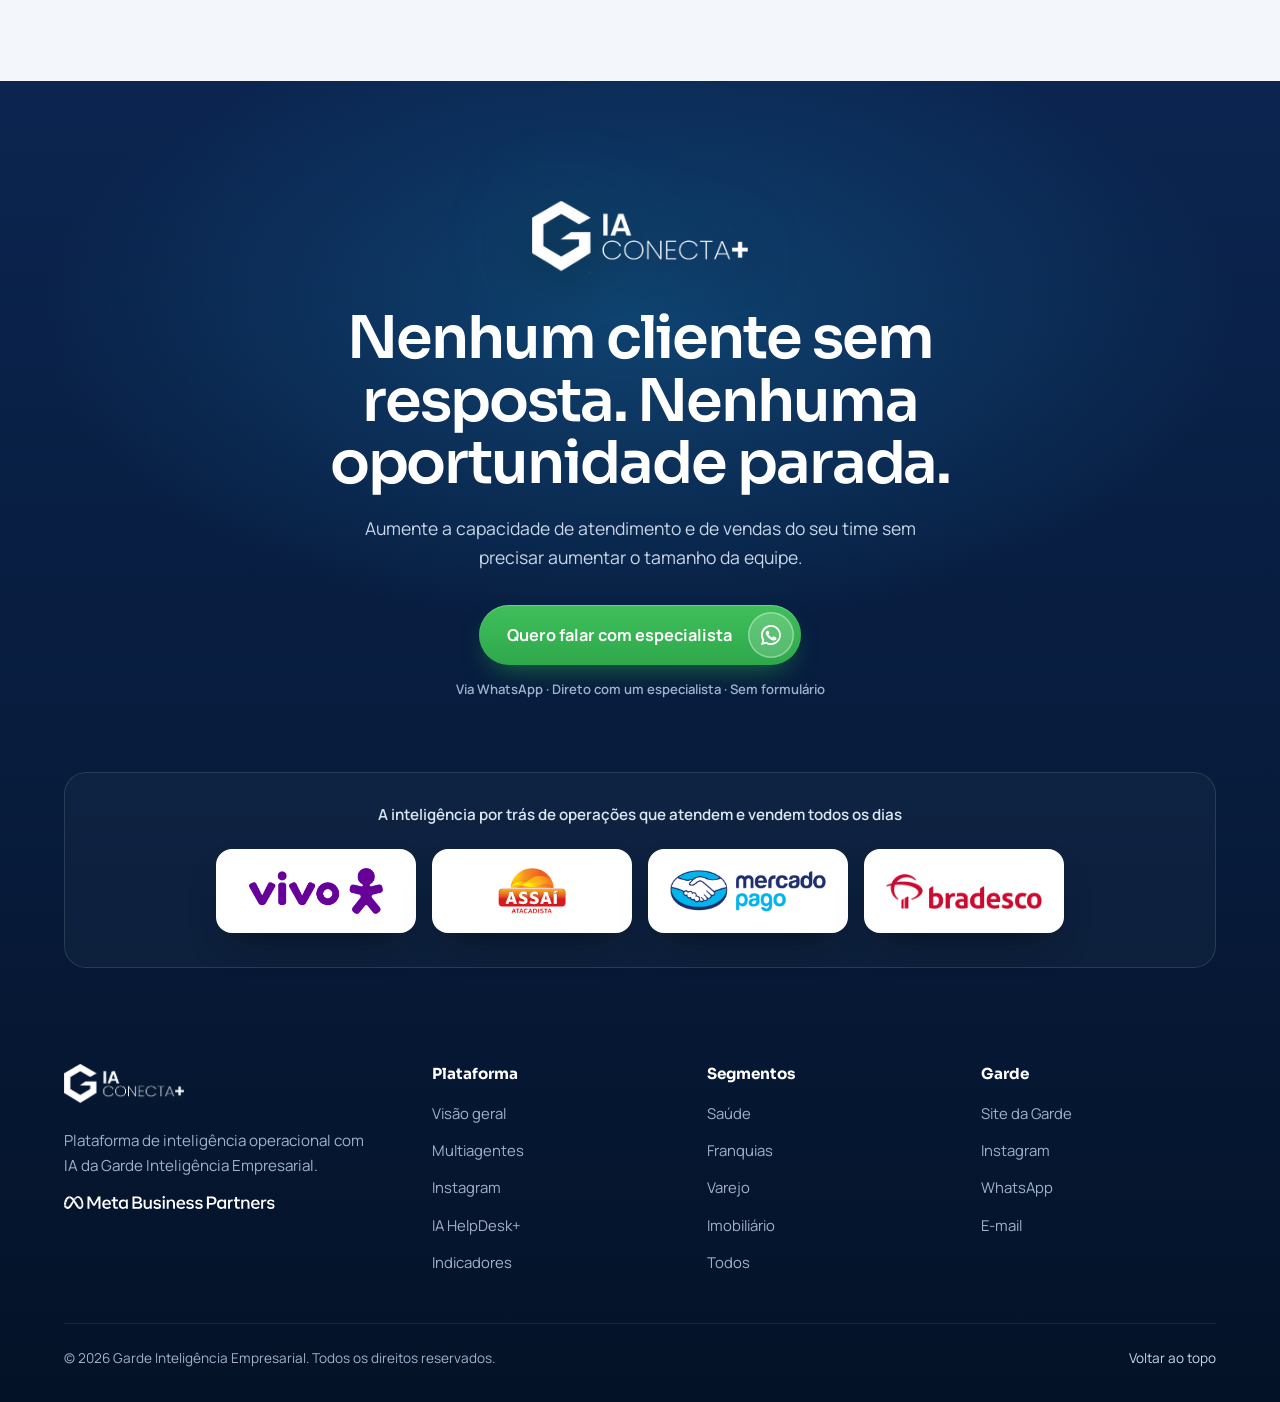
<file: segmentos/industria.html>
<!DOCTYPE html>
<html lang="pt-BR">
<head>
<meta charset="utf-8">
<meta name="viewport" content="width=device-width, initial-scale=1">
<title>IA para indústria: pedido de distribuidores, pós-venda técnico e recompra · IA Conecta+</title>
<meta name="description" content="Pedido de distribuidores, suporte técnico de primeiro nível e recompra recorrente, conectados aos sistemas que você já usa.">
<meta property="og:title" content="IA para indústria: pedido de distribuidores, pós-venda técnico e recompra · IA Conecta+">
<meta property="og:description" content="Pedido de distribuidores, suporte técnico de primeiro nível e recompra recorrente, conectados aos sistemas que você já usa.">
<meta property="og:type" content="website">
<meta name="theme-color" content="#F3F7FC">
<link rel="icon" href="/assets/marca/favicon.png" type="image/png">
<link rel="preconnect" href="https://fonts.googleapis.com">
<link rel="preconnect" href="https://fonts.gstatic.com" crossorigin>
<link rel="stylesheet" href="https://fonts.googleapis.com/css2?family=Sora:wght@400;500;600;700&family=Manrope:wght@400;500;600;700;800&display=swap">
<link rel="stylesheet" href="/assets/css/site.css">
</head>
<body class="no-js" id="topo">
<div class="progress" aria-hidden="true"></div>
<svg width="0" height="0" style="position:absolute" aria-hidden="true">
  <symbol id="i-wa" viewBox="0 0 24 24"><path fill="currentColor" d="M12 2a10 10 0 0 0-8.6 15.1L2 22l5-1.3A10 10 0 1 0 12 2Zm0 18.2a8.2 8.2 0 0 1-4.2-1.2l-.3-.2-3 .8.8-2.9-.2-.3A8.2 8.2 0 1 1 12 20.2Zm4.5-6.1c-.2-.1-1.5-.7-1.7-.8-.2-.1-.4-.1-.6.1l-.8 1c-.1.2-.3.2-.5.1a6.7 6.7 0 0 1-3.3-2.9c-.2-.4.2-.4.7-1.3.1-.2 0-.3 0-.4l-.8-1.8c-.2-.5-.4-.4-.6-.4h-.5a1 1 0 0 0-.7.3 3 3 0 0 0-.9 2.2 5.2 5.2 0 0 0 1.1 2.7 11.8 11.8 0 0 0 4.5 4c1.7.7 2.3.8 3.2.6.5-.1 1.5-.6 1.7-1.2.2-.6.2-1.1.2-1.2-.1-.1-.2-.2-.5-.3Z"/></symbol>
  <symbol id="i-ig" viewBox="0 0 24 24"><g fill="none" stroke="currentColor" stroke-width="2"><rect x="3" y="3" width="18" height="18" rx="5"/><circle cx="12" cy="12" r="4"/><circle cx="17.5" cy="6.5" r="1" fill="currentColor"/></g></symbol>
  <symbol id="i-web" viewBox="0 0 24 24"><g fill="none" stroke="currentColor" stroke-width="2"><rect x="3" y="4" width="18" height="16" rx="3"/><path d="M3 9h18"/></g></symbol>
  <symbol id="i-mail" viewBox="0 0 24 24"><g fill="none" stroke="currentColor" stroke-width="2"><rect x="3" y="5" width="18" height="14" rx="3"/><path d="m4 7 8 6 8-6"/></g></symbol>
  <symbol id="i-check" viewBox="0 0 24 24"><path fill="none" stroke="currentColor" stroke-width="3" stroke-linecap="round" stroke-linejoin="round" d="M5 12.5l4.5 4.5L19 7.5"/></symbol>
  <symbol id="i-arrow" viewBox="0 0 24 24"><path fill="none" stroke="currentColor" stroke-width="2.2" stroke-linecap="round" stroke-linejoin="round" d="M5 12h14m-5-5 5 5-5 5"/></symbol>
  <symbol id="i-spark" viewBox="0 0 24 24"><path fill="currentColor" d="M12 2l1.8 5.4L19 9l-5.2 1.6L12 16l-1.8-5.4L5 9l5.2-1.6zM19 15l.9 2.6L22 18.5l-2.1.9L19 22l-.9-2.6L16 18.5l2.1-.9z"/></symbol>
  <symbol id="i-route" viewBox="0 0 24 24"><g fill="none" stroke="currentColor" stroke-width="2" stroke-linecap="round"><circle cx="6" cy="6" r="2.5"/><circle cx="18" cy="6" r="2.5"/><circle cx="12" cy="18" r="2.5"/><path d="M8 7.5 11 16M16 7.5 13 16M8.5 6h7"/></g></symbol>
  <symbol id="i-sell" viewBox="0 0 24 24"><g fill="none" stroke="currentColor" stroke-width="2" stroke-linecap="round" stroke-linejoin="round"><path d="M3 17l6-6 4 4 8-8"/><path d="M15 7h6v6"/></g></symbol>
  <symbol id="i-coin" viewBox="0 0 24 24"><g fill="none" stroke="currentColor" stroke-width="2"><rect x="3" y="6" width="18" height="12" rx="3"/><circle cx="12" cy="12" r="2.5"/></g></symbol>
  <symbol id="i-tool" viewBox="0 0 24 24"><path fill="none" stroke="currentColor" stroke-width="2" stroke-linecap="round" stroke-linejoin="round" d="M14.7 6.3a4 4 0 0 0 5 5L21 13l-8 8-5-5 8-8zM3 21l5-5"/></symbol>
  <symbol id="i-user" viewBox="0 0 24 24"><g fill="none" stroke="currentColor" stroke-width="2"><circle cx="12" cy="8" r="4"/><path d="M4 21a8 8 0 0 1 16 0"/></g></symbol>
  <symbol id="i-phone" viewBox="0 0 24 24"><path fill="none" stroke="currentColor" stroke-width="2" stroke-linejoin="round" d="M5 3h4l2 5-2.5 1.5a11 11 0 0 0 6 6L16 13l5 2v4a2 2 0 0 1-2 2A17 17 0 0 1 3 5a2 2 0 0 1 2-2z"/></symbol>
  <symbol id="i-heart" viewBox="0 0 24 24"><path fill="none" stroke="currentColor" stroke-width="2" stroke-linejoin="round" d="M12 20s-7-4.4-7-10a4 4 0 0 1 7-2.6A4 4 0 0 1 19 10c0 5.6-7 10-7 10z"/></symbol>
  <symbol id="i-net" viewBox="0 0 24 24"><g fill="none" stroke="currentColor" stroke-width="2"><circle cx="12" cy="5" r="2.5"/><circle cx="5" cy="19" r="2.5"/><circle cx="19" cy="19" r="2.5"/><path d="M12 7.5v4M12 11.5l-5.5 5.5M12 11.5l5.5 5.5"/></g></symbol>
  <symbol id="i-bag" viewBox="0 0 24 24"><g fill="none" stroke="currentColor" stroke-width="2" stroke-linejoin="round"><path d="M5 8h14l-1 12H6z"/><path d="M9 8V6a3 3 0 0 1 6 0v2"/></g></symbol>
  <symbol id="i-home" viewBox="0 0 24 24"><path fill="none" stroke="currentColor" stroke-width="2" stroke-linejoin="round" d="M4 11l8-7 8 7v9h-5v-6H9v6H4z"/></symbol>
  <symbol id="i-cap" viewBox="0 0 24 24"><g fill="none" stroke="currentColor" stroke-width="2" stroke-linejoin="round"><path d="M2 9l10-5 10 5-10 5z"/><path d="M6 11v5c3 2 9 2 12 0v-5"/></g></symbol>
  <symbol id="i-shield" viewBox="0 0 24 24"><path fill="none" stroke="currentColor" stroke-width="2" stroke-linejoin="round" d="M12 3l8 3v6c0 5-3.5 8-8 9-4.5-1-8-4-8-9V6z"/></symbol>
  <symbol id="i-truck" viewBox="0 0 24 24"><g fill="none" stroke="currentColor" stroke-width="2" stroke-linejoin="round"><path d="M2 6h12v10H2zM14 10h4l3 3v3h-7z"/><circle cx="6" cy="18" r="2"/><circle cx="17" cy="18" r="2"/></g></symbol>
  <symbol id="i-factory" viewBox="0 0 24 24"><path fill="none" stroke="currentColor" stroke-width="2" stroke-linejoin="round" d="M3 20V9l5 3V9l5 3V9l5 3V4h3v16z"/></symbol>
  <symbol id="i-cal" viewBox="0 0 24 24"><g fill="none" stroke="currentColor" stroke-width="2"><rect x="3" y="5" width="18" height="16" rx="3"/><path d="M3 10h18M8 3v4M16 3v4"/></g></symbol>
  <symbol id="i-doc" viewBox="0 0 24 24"><g fill="none" stroke="currentColor" stroke-width="2" stroke-linejoin="round"><path d="M6 3h8l4 4v14H6z"/><path d="M14 3v4h4M9 12h6M9 16h6"/></g></symbol>
  <symbol id="i-loop" viewBox="0 0 24 24"><g fill="none" stroke="currentColor" stroke-width="2" stroke-linecap="round" stroke-linejoin="round"><path d="M4 12a8 8 0 0 1 14-5.3L20 9"/><path d="M20 4v5h-5"/><path d="M20 12a8 8 0 0 1-14 5.3L4 15"/><path d="M4 20v-5h5"/></g></symbol>
  <symbol id="i-star" viewBox="0 0 24 24"><path fill="none" stroke="currentColor" stroke-width="2" stroke-linejoin="round" d="M12 3l2.7 5.6 6.1.9-4.4 4.3 1 6.1L12 17l-5.4 2.9 1-6.1-4.4-4.3 6.1-.9z"/></symbol>
  <symbol id="i-chart" viewBox="0 0 24 24"><path fill="none" stroke="currentColor" stroke-width="2" stroke-linecap="round" d="M4 20V10M10 20V4M16 20v-7M22 20H2"/></symbol>
  <symbol id="i-bolt" viewBox="0 0 24 24"><path fill="none" stroke="currentColor" stroke-width="2" stroke-linejoin="round" d="M13 2L4 14h7l-1 8 9-12h-7z"/></symbol>
</svg>
<header>
  <div class="wrap nav">
    <a class="logo" href="/" aria-label="IA Conecta+, página inicial"><img src="/assets/marca/logo-ia-conecta.png" alt="IA Conecta+" width="249" height="84"></a>
    <nav id="menu" aria-label="Principal">
      <a href="/#plataforma">Plataforma</a>
      <a href="/#multiagentes">Multiagentes</a>
      <a href="/#instagram">Instagram</a>
      <a href="/#helpdesk">HelpDesk+</a>
      <a href="/segmentos">Segmentos</a>
    </nav>
    <div class="right">
      <a class="btn-wa sm" href="https://wa.me/5511915192560?text=Ol%C3%A1!%20Quero%20falar%20com%20um%20especialista%20sobre%20a%20IA%20Conecta%2B%20para%20Ind%C3%BAstria." target="_blank" rel="noopener">Falar com especialista<span class="ic"><svg><use href="#i-wa"/></svg></span></a>
      <button class="menu-btn" aria-label="Abrir menu" aria-controls="menu" aria-expanded="false"><svg width="24" height="24" viewBox="0 0 24 24" fill="none" stroke="currentColor" stroke-width="2"><path d="M4 7h16M4 12h16M4 17h16"/></svg></button>
    </div>
  </div>
</header>
<main>
<section class="hero seg-hero">
  <div class="wrap hero-grid">
    <div>
      <nav class="crumb seq" style="--t:.02s" aria-label="Você está em"><a href="/">IA Conecta+</a><span>/</span><a href="/segmentos">Segmentos</a><span>/</span>Indústria</nav>
      <span class="pill seq" style="--t:.05s">IA Conecta+ para Indústria</span>
      <h1 class="seq" style="--t:.15s">A fábrica já é automatizada. O comercial e o pós-venda também podem ser</h1>
      <p class="lead seq" style="--t:.3s">Pedido de distribuidores, suporte técnico de primeiro nível e recompra recorrente, conectados aos sistemas que você já usa.</p>
      <div class="hero-cta seq" style="--t:.45s">
        <a class="btn-wa" href="https://wa.me/5511915192560?text=Ol%C3%A1!%20Quero%20falar%20com%20um%20especialista%20sobre%20a%20IA%20Conecta%2B%20para%20Ind%C3%BAstria." target="_blank" rel="noopener">Quero falar com especialista<span class="ic"><svg><use href="#i-wa"/></svg></span></a>
        <small>Atendimento imediato via WhatsApp</small>
      </div>
    </div>
    <div class="stage seg-stage" aria-hidden="true">
      <div class="meta meta-top seq" style="--t:.3s"><img src="/assets/marca/meta-business-partners-navy.png" alt="Meta Business Partners" width="211" height="13"></div>
      <div class="chatcard seq" style="--t:.4s">
        <div class="phone">
          <div class="ph-h"><span class="av photo-av"><img src="/assets/hero/avatar-industria.jpg" alt=""></span><div><b>Metalúrgica Forte</b><small>conta comercial verificada</small></div></div>
          <div class="ph-b">
            <div class="w in seq" style="--t:0.8s">Bom dia! Preciso repor 40 caixas do parafuso M8 inox<time>09:41</time></div>
            <div class="w out seq" style="--t:1.4s"><span class="chip-ia">IA da Metalúrgica Forte</span><br>Bom dia, Carlos! Pela sua tabela, o M8 inox sai a R$ 86,00 a caixa. Confirmo as 40 com entrega na quinta?<time>09:42</time></div>
            <div class="w in seq" style="--t:2.0s">Confirma<time>09:43</time></div>
            <div class="w out seq" style="--t:2.6s"><span class="chip-ia">IA da Metalúrgica Forte</span><br>Pedido registrado e enviado ao comercial. Te aviso assim que for faturado.<time>09:44</time></div>
          </div>
        </div>
      </div>
      <div class="bubble b1 float" style="--t:3.4s"><span class="spark"><svg><use href="#i-spark"/></svg></span><b>Tabela do distribuidor</b>A IA responde pela política comercial da base.</div>
      <div class="bubble b2 float" style="--t:3.9s"><b>Pedido sem redigitação</b>Dados enviados ao seu sistema pela integração.</div>
    </div>
  </div>
</section>

<section class="sec">
  <div class="wrap">
    <div data-r style="max-width:760px">
      <span class="kicker">O que trava a operação</span>
      <h2 class="h2">Onde a operação perde valor sem perceber</h2>
      <p class="lead" style="margin-top:20px">O diagnóstico começa pelos pontos em que cliente, tempo e receita escapam no dia a dia.</p>
    </div>
    <div class="pains">
      <article class="pain" data-r style="--d:0.00s"><h3>Pedido por canal informal</h3><p>Mensagem, e-mail e planilha que o back office redigita no sistema.</p></article>
      <article class="pain" data-r style="--d:0.07s"><h3>Engenharia no suporte básico</h3><p>Dúvidas de aplicação e garantia ocupam quem deveria estar no projeto.</p></article>
      <article class="pain" data-r style="--d:0.14s"><h3>Recompra na memória do representante</h3><p>Sem cadência, a reposição depende de alguém lembrar.</p></article>
      <article class="pain" data-r style="--d:0.21s"><h3>Documentos fora do sistema</h3><p>Laudos, certificados e ordens de compra sem organização.</p></article>
    </div>
  </div>
</section>

<section class="sec" style="padding-top:0">
  <div class="wrap">
    <div data-r style="max-width:760px">
      <span class="kicker">Como a IA Conecta+ resolve</span>
      <h2 class="h2">Jornadas completas aplicadas à sua operação</h2>
      <p class="lead" style="margin-top:20px">Agentes de IA treinados na sua base atendem, executam e passam para o time só o que precisa de gente.</p>
    </div>
    <div class="uses">
      <article class="use" data-r style="--d:0.0s"><span class="ico"><svg><use href="#i-bag"/></svg></span><h3>Pedido assistido para distribuidores</h3><p>A IA responde tabela e política comercial, monta o pedido e envia os dados ao seu sistema.</p><div class="tags"><span>Catálogo</span><span>Integração via API</span><span>Funil</span></div></article>
      <article class="use" data-r style="--d:0.1s"><span class="ico"><svg><use href="#i-tool"/></svg></span><h3>Suporte técnico de primeiro nível</h3><p>Manual técnico na base, leitura da foto da peça e escalada para a engenharia só quando precisa.</p><div class="tags"><span>Leitura de imagem</span><span>IA HelpDesk+</span><span>Copiloto</span></div></article>
      <article class="use" data-r style="--d:0.0s"><span class="ico"><svg><use href="#i-loop"/></svg></span><h3>Recompra com cadência</h3><p>Mensagens agendadas e campanhas para a carteira no momento de reposição.</p><div class="tags"><span>Mensagem agendada</span><span>Campanhas</span><span>Contato do Dia</span></div></article>
      <article class="use" data-r style="--d:0.1s"><span class="ico"><svg><use href="#i-user"/></svg></span><h3>Representantes com acesso certo</h3><p>Filas e perfis de acesso: cada representante vê só a sua carteira e as suas conversas.</p><div class="tags"><span>Filas</span><span>Perfis de acesso</span><span>Ranking</span></div></article>
    </div>
  </div>
</section>

<section class="sec" style="padding-top:0">
  <div class="wrap fit">
    <div data-r="left">
      <span class="kicker">Para quem é</span>
      <h2 class="h3">Feito para operações como a sua</h2>
      <p class="lead" style="margin-top:16px;font-size:1.04rem">Indústrias de bens de capital, químicos, alimentos, autopeças, materiais de construção e bens de consumo com venda por distribuidores e representantes.</p>
      <ul class="signals"><li>Pedidos chegando por canais informais</li><li>Back office redigitando no sistema</li><li>Engenharia no suporte de primeiro nível</li><li>Recompra pouco previsível</li></ul>
    </div>
    <div data-r="right">
      <span class="kicker">Quem participa da decisão</span>
      <h2 class="h3">Cada área enxerga o próprio ganho</h2>
      <div class="people"><div><b>Direção industrial</b><span>Eficiência comercial e previsibilidade.</span></div><div><b>Comercial e canais</b><span>Distribuidores, representantes e recompra.</span></div><div><b>Supply chain</b><span>Previsibilidade de pedido e estoque.</span></div><div><b>TI e processos</b><span>Integração com o sistema de gestão.</span></div></div>
    </div>
  </div>
</section>

<section class="sec" style="padding-top:0">
  <div class="wrap">
    <div data-r style="max-width:760px">
      <span class="kicker">Indicadores</span>
      <h2 class="h2">O que você passa a acompanhar em números</h2>
    </div>
    <div class="kpi-grid"><div data-r style="--d:0.00s"><b>Tempo de processamento do pedido</b><span>Do pedido recebido ao registro no sistema.</span></div><div data-r style="--d:0.05s"><b>Pedidos sem redigitação</b><span>O que chegou pronto pela integração.</span></div><div data-r style="--d:0.10s"><b>Chamados resolvidos sem engenharia</b><span>Suporte de primeiro nível.</span></div><div data-r style="--d:0.15s"><b>Recompra por distribuidor</b><span>Recorrência da carteira.</span></div><div data-r style="--d:0.20s"><b>Tempo de resposta</b><span>Espera do cliente B2B.</span></div><div data-r style="--d:0.25s"><b>Ranking de representantes</b><span>Tempo médio de atendimento.</span></div></div>
  </div>
</section>

<section class="sec" style="padding-top:0">
  <div class="wrap">
    <div data-r style="max-width:760px">
      <span class="kicker">Como começamos</span>
      <h2 class="h2">Primeiro entendemos a sua operação. Depois colocamos a IA para trabalhar.</h2>
    </div>
    <ol class="journey" data-r>
      <li><b>Diagnóstico</b><span>Mapeamos onde a operação perde tempo e dinheiro.</span></li>
      <li><b>Workshop</b><span>Alinhamos com a liderança o que priorizar.</span></li>
      <li><b>Mapa de oportunidades</b><span>Definimos jornadas, canais e indicadores.</span></li>
      <li><b>Prova de conceito</b><span>Colocamos um escopo controlado no ar.</span></li>
      <li><b>Implantação</b><span>Integramos sistemas e treinamos a equipe.</span></li>
      <li><b>Evolução</b><span>Acompanhamos os números e expandimos por área.</span></li>
    </ol>
  </div>
</section>

<section class="sec" style="padding-top:0">
  <div class="wrap">
    <div class="center" data-r><h2 class="h2">Perguntas frequentes</h2></div>
    <div class="faq">
      <details data-r><summary>Integra com o nosso sistema de gestão?</summary><p>A plataforma trabalha como camada de orquestração sobre os seus sistemas, com conectores e API. Não pedimos para trocar nada.</p></details>
      <details data-r><summary>A IA conhece a nossa política comercial?</summary><p>Sim, pela base de conhecimento. Tabelas, condições e manuais em PDF, Excel ou Word, atualizados na hora.</p></details>
      <details data-r><summary>O cliente pode mandar foto da peça?</summary><p>Sim. A IA lê a imagem, entende o problema e responde pelo manual ou abre o chamado para a engenharia.</p></details>
      <details data-r><summary>Representantes veem a carteira uns dos outros?</summary><p>Não. Filas e perfis de acesso garantem que cada um veja só o que é seu.</p></details>
    </div>
    <div class="center" data-r style="margin-top:72px">
      <h3 style="font-size:1.2rem">Veja a IA Conecta+ em outros segmentos</h3>
      <div class="others" style="justify-content:center"><a href="/segmentos/saude">Saúde</a><a href="/segmentos/franquias">Franquias</a><a href="/segmentos/varejo">Varejo</a><a href="/segmentos/imobiliario">Imobiliário</a><a href="/segmentos/educacao">Educação</a><a href="/segmentos/financeiro">Financeiro</a><a href="/segmentos/logistica">Logística</a><a href="/segmentos/industria" aria-current="page">Indústria</a></div>
    </div>
  </div>
</section>
</main>

<footer id="diagnostico">
  <div class="ft-cta">
    <div class="wrap">
      <img class="ft-logo" src="/assets/marca/logo-ia-conecta-branco.png" alt="IA Conecta+" width="243" height="81">
      <h2 data-r>Nenhum cliente sem resposta. Nenhuma oportunidade parada.</h2>
      <p data-r style="--d:.1s">Aumente a capacidade de atendimento e de vendas do seu time sem precisar aumentar o tamanho da equipe.</p>
      <div data-r style="--d:.2s"><a class="btn-wa" href="https://wa.me/5511915192560?text=Ol%C3%A1!%20Quero%20falar%20com%20um%20especialista%20sobre%20a%20IA%20Conecta%2B%20para%20Ind%C3%BAstria." target="_blank" rel="noopener">Quero falar com especialista<span class="ic"><svg><use href="#i-wa"/></svg></span></a></div>
      <small data-r style="--d:.25s">Via WhatsApp · Direto com um especialista · Sem formulário</small>
      <div class="ft-logos" data-r="zoom">
        <p>A inteligência por trás de operações que atendem e vendem todos os dias</p>
        <ul class="known">
          <li><img src="/assets/clientes/vivo.png" alt="Vivo"></li>
          <li><img src="/assets/clientes/assai.png" alt="Assaí Atacadista"></li>
          <li><img src="/assets/clientes/mercado-pago.png" alt="Mercado Pago"></li>
          <li><img src="/assets/clientes/bradesco.png" alt="Bradesco"></li>
        </ul>
      </div>
    </div>
  </div>
  <div class="wrap">
    <div class="ft-top">
      <div class="ft-brand">
        <a class="logo-w" href="/" aria-label="IA Conecta+"><img src="/assets/marca/logo-ia-conecta-branco.png" alt="IA Conecta+" width="243" height="81"></a>
        <p>Plataforma de inteligência operacional com IA da Garde Inteligência Empresarial.</p>
        <p class="meta"><img src="/assets/marca/meta-business-partners-white.png" alt="Meta Business Partners" width="211" height="13"></p>
      </div>
      <div><h6>Plataforma</h6><ul><li><a href="/#plataforma">Visão geral</a></li><li><a href="/#multiagentes">Multiagentes</a></li><li><a href="/#instagram">Instagram</a></li><li><a href="/#helpdesk">IA HelpDesk+</a></li><li><a href="/#gestao">Indicadores</a></li></ul></div>
      <div><h6>Segmentos</h6><ul><li><a href="/segmentos/saude">Saúde</a></li><li><a href="/segmentos/franquias">Franquias</a></li><li><a href="/segmentos/varejo">Varejo</a></li><li><a href="/segmentos/imobiliario">Imobiliário</a></li><li><a href="/segmentos">Todos</a></li></ul></div>
      <div><h6>Garde</h6><ul><li><a href="https://www.gardesolucoes.com.br/">Site da Garde</a></li><li><a href="https://www.instagram.com/garde.solucoes/">Instagram</a></li><li><a href="https://wa.me/5511915192560?text=Ol%C3%A1!%20Quero%20falar%20com%20um%20especialista%20sobre%20a%20IA%20Conecta%2B%20para%20Ind%C3%BAstria." target="_blank" rel="noopener">WhatsApp</a></li><li><a href="mailto:lohany.souza@gardetech.com.br">E-mail</a></li></ul></div>
    </div>
    <div class="ft-bot"><span>© 2026 Garde Inteligência Empresarial. Todos os direitos reservados.</span><a href="#topo">Voltar ao topo</a></div>
  </div>
</footer>

<div class="wa-float" id="wafloat">
  <div class="tip">Fale com um especialista agora mesmo<button type="button" aria-label="Fechar aviso">×</button></div>
  <a href="https://wa.me/5511915192560?text=Ol%C3%A1!%20Quero%20falar%20com%20um%20especialista%20sobre%20a%20IA%20Conecta%2B%20para%20Ind%C3%BAstria." target="_blank" rel="noopener" aria-label="Falar com especialista no WhatsApp"><svg><use href="#i-wa"/></svg></a>
</div>

<script src="/assets/js/site.js"></script>
</body>
</html>
</file>
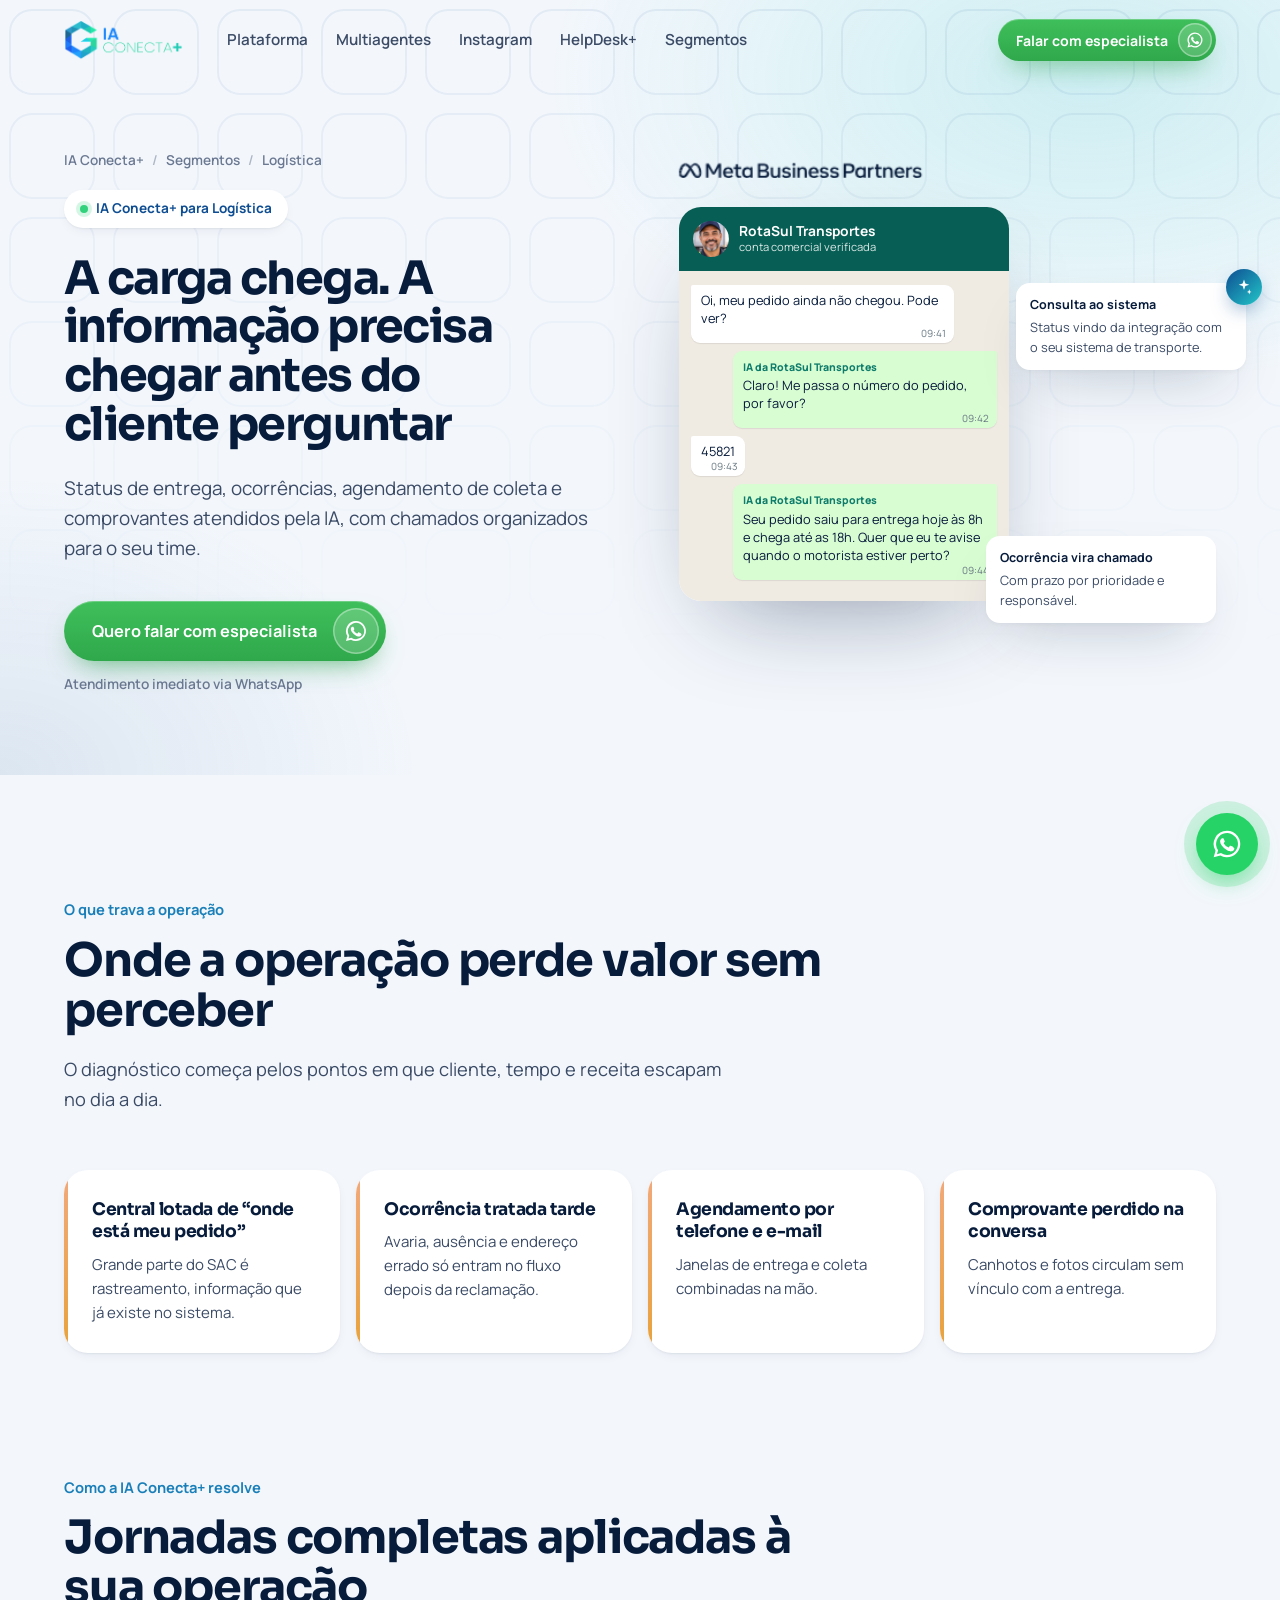
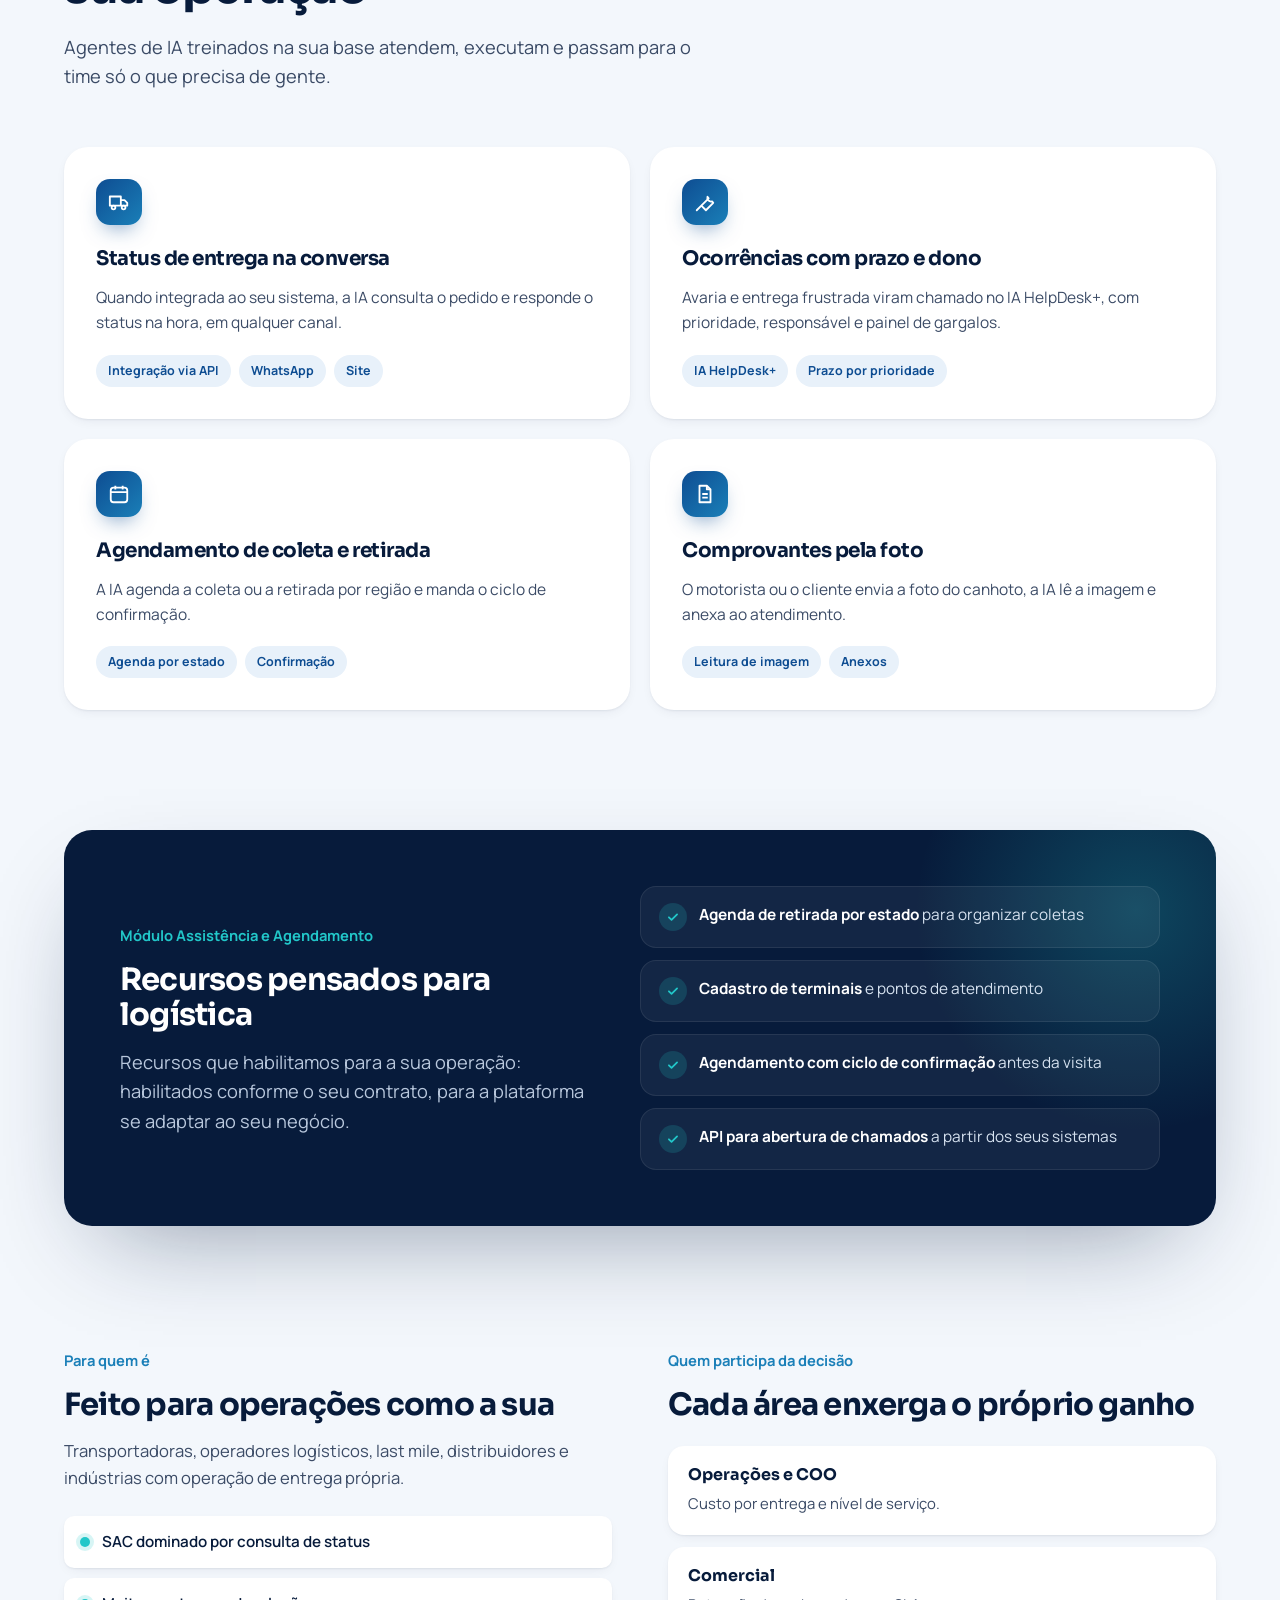
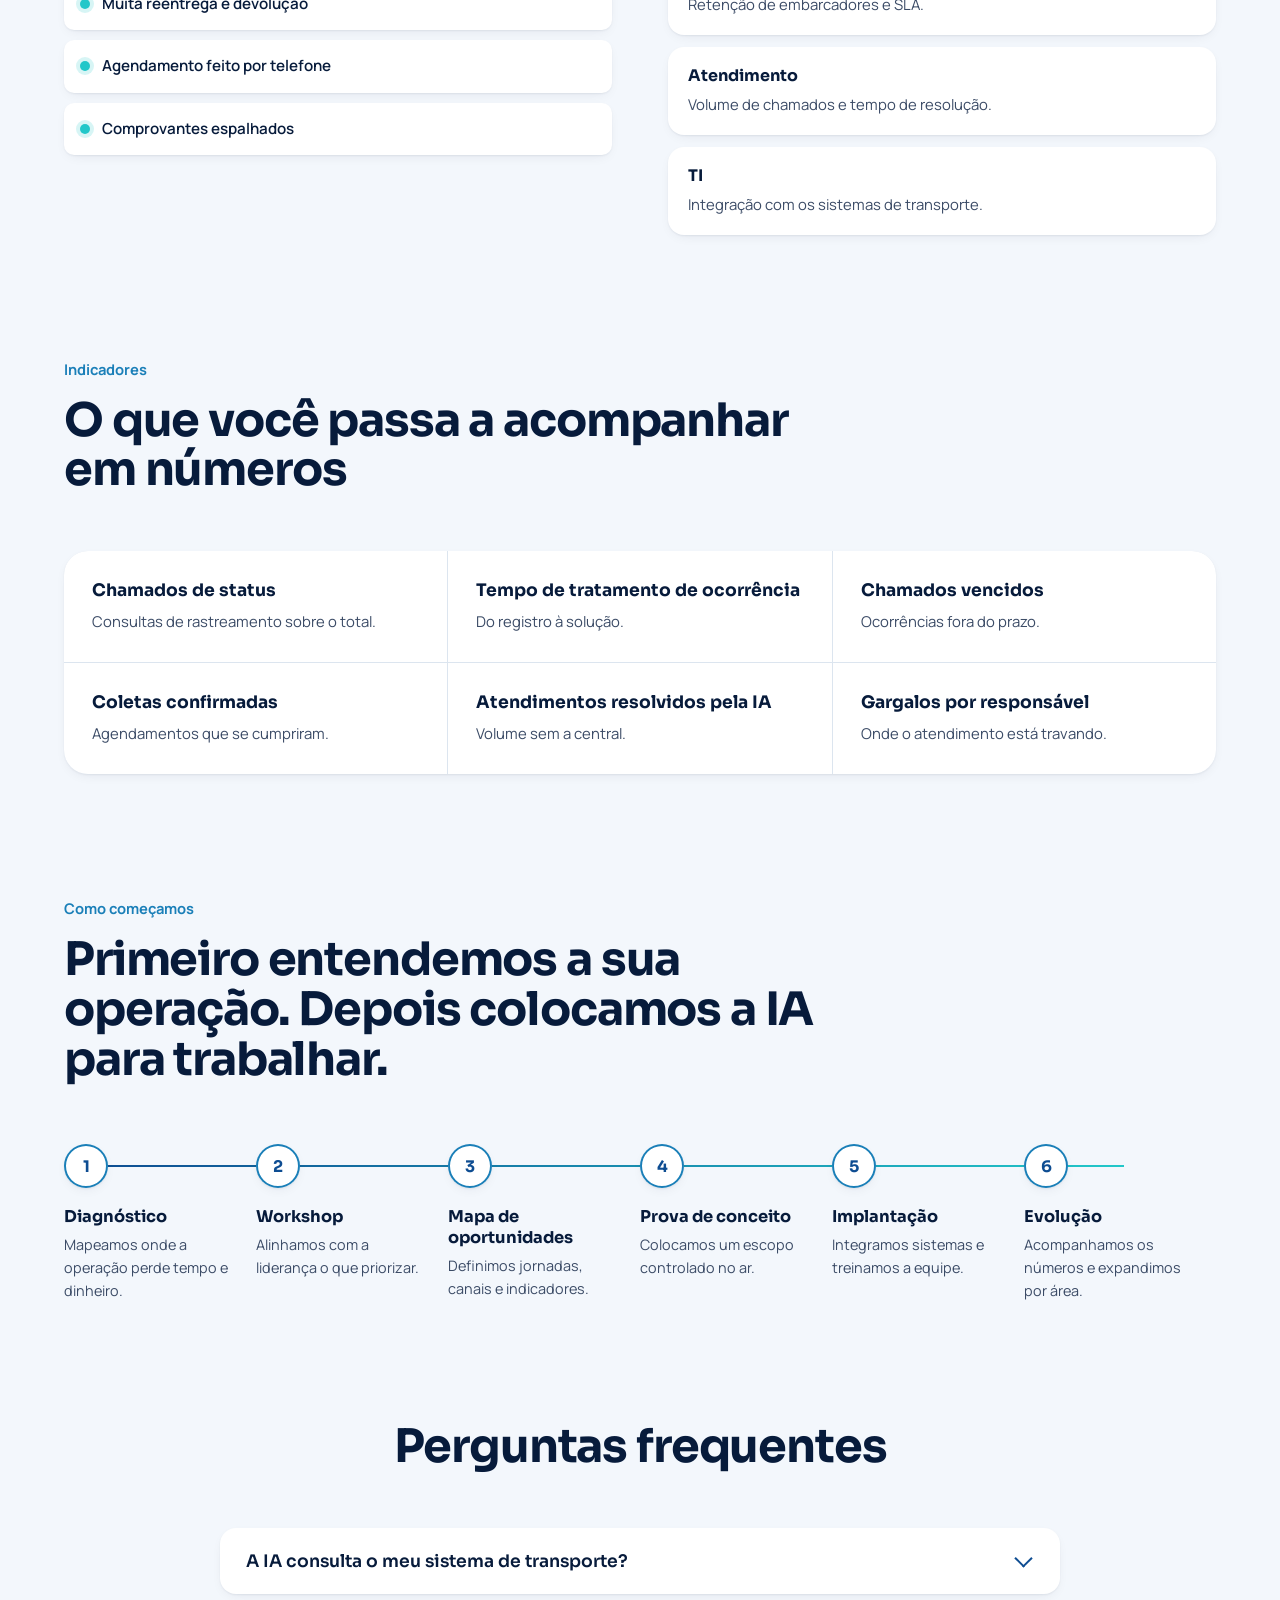
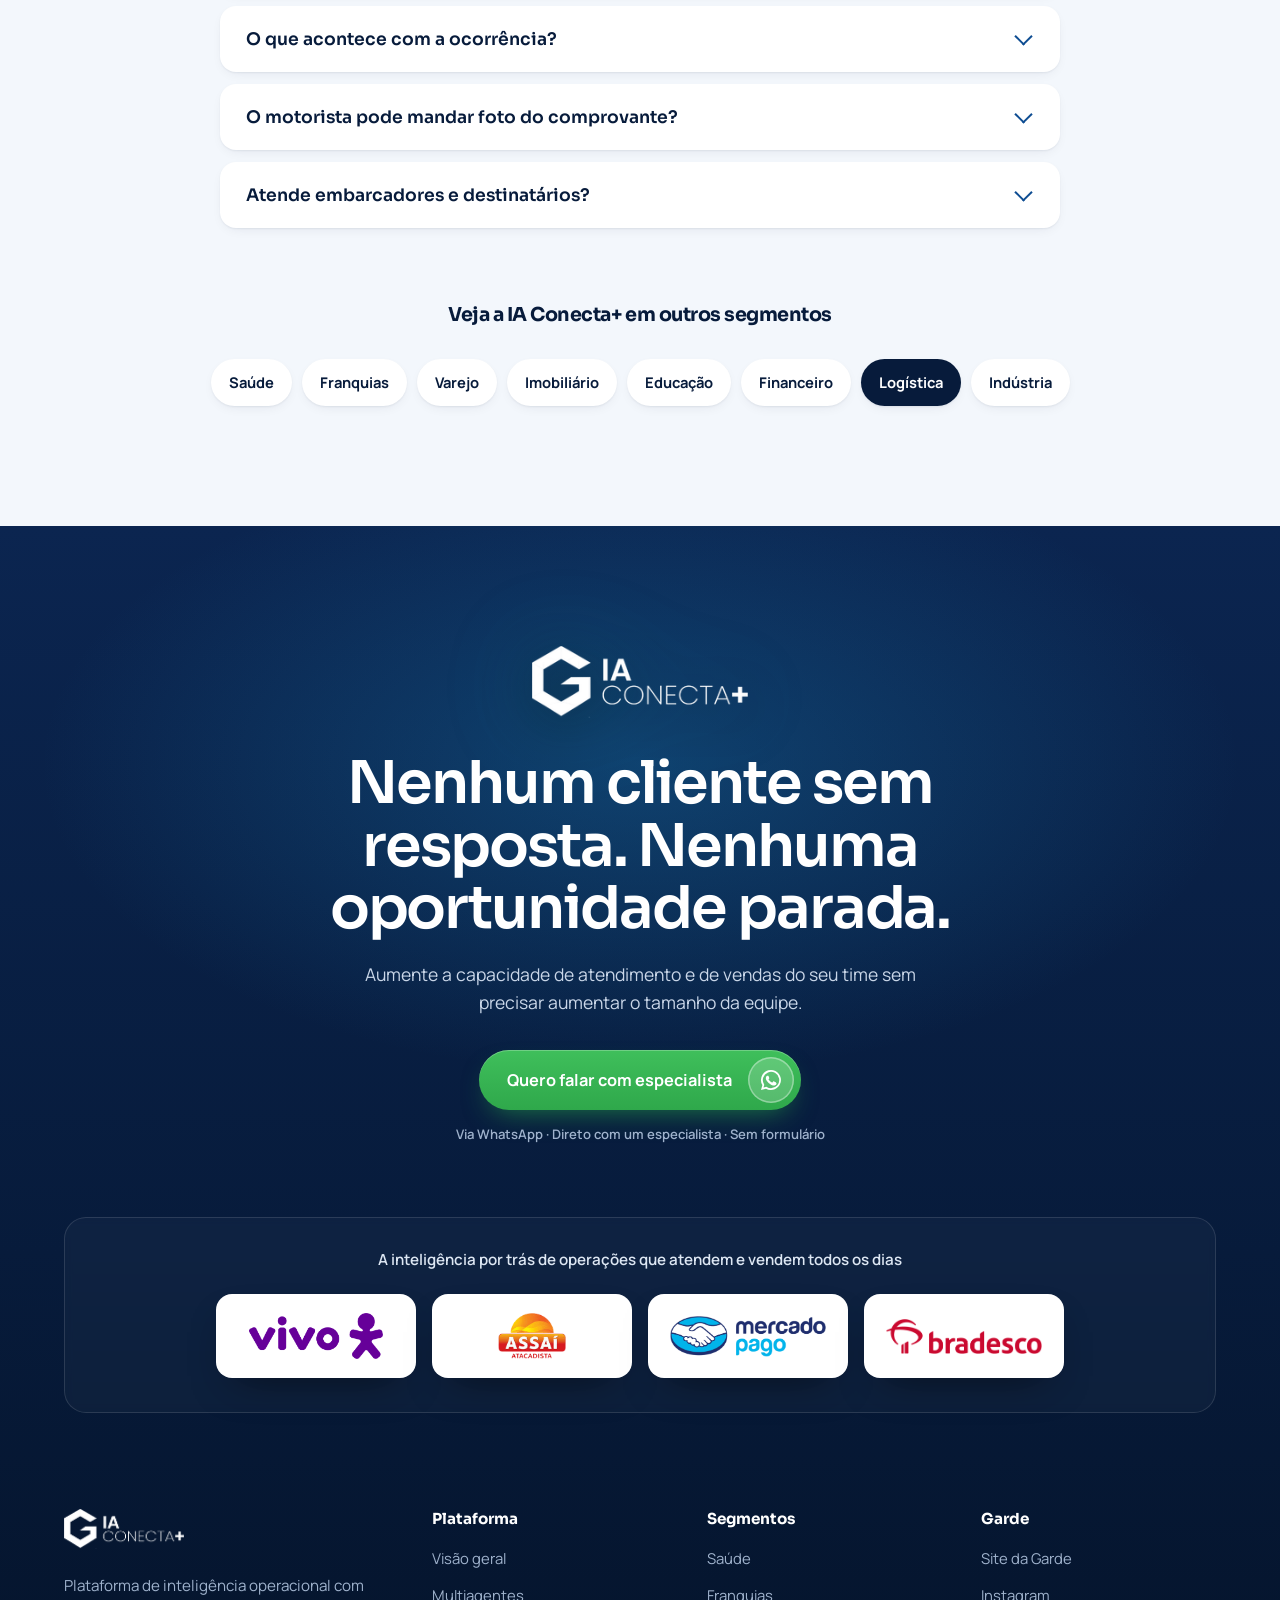
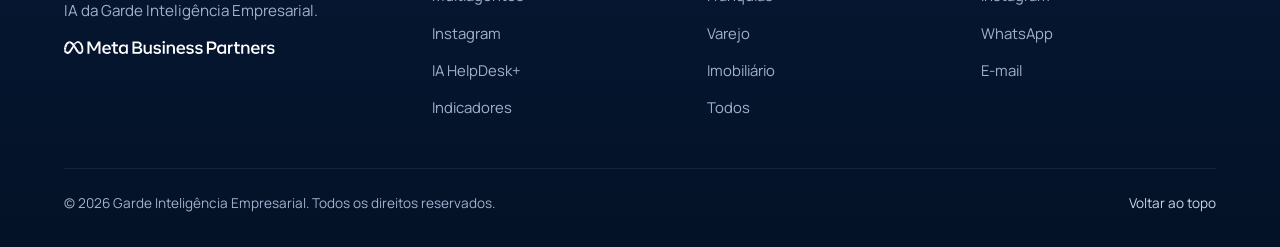
<file: segmentos/logistica.html>
<!DOCTYPE html>
<html lang="pt-BR">
<head>
<meta charset="utf-8">
<meta name="viewport" content="width=device-width, initial-scale=1">
<title>IA para logística: status de entrega, ocorrências e agendamento · IA Conecta+</title>
<meta name="description" content="Status de entrega, ocorrências, agendamento de coleta e comprovantes atendidos pela IA, com chamados organizados para o seu time.">
<meta property="og:title" content="IA para logística: status de entrega, ocorrências e agendamento · IA Conecta+">
<meta property="og:description" content="Status de entrega, ocorrências, agendamento de coleta e comprovantes atendidos pela IA, com chamados organizados para o seu time.">
<meta property="og:type" content="website">
<meta name="theme-color" content="#F3F7FC">
<link rel="icon" href="/assets/marca/favicon.png" type="image/png">
<link rel="preconnect" href="https://fonts.googleapis.com">
<link rel="preconnect" href="https://fonts.gstatic.com" crossorigin>
<link rel="stylesheet" href="https://fonts.googleapis.com/css2?family=Sora:wght@400;500;600;700&family=Manrope:wght@400;500;600;700;800&display=swap">
<link rel="stylesheet" href="/assets/css/site.css">
</head>
<body class="no-js" id="topo">
<div class="progress" aria-hidden="true"></div>
<svg width="0" height="0" style="position:absolute" aria-hidden="true">
  <symbol id="i-wa" viewBox="0 0 24 24"><path fill="currentColor" d="M12 2a10 10 0 0 0-8.6 15.1L2 22l5-1.3A10 10 0 1 0 12 2Zm0 18.2a8.2 8.2 0 0 1-4.2-1.2l-.3-.2-3 .8.8-2.9-.2-.3A8.2 8.2 0 1 1 12 20.2Zm4.5-6.1c-.2-.1-1.5-.7-1.7-.8-.2-.1-.4-.1-.6.1l-.8 1c-.1.2-.3.2-.5.1a6.7 6.7 0 0 1-3.3-2.9c-.2-.4.2-.4.7-1.3.1-.2 0-.3 0-.4l-.8-1.8c-.2-.5-.4-.4-.6-.4h-.5a1 1 0 0 0-.7.3 3 3 0 0 0-.9 2.2 5.2 5.2 0 0 0 1.1 2.7 11.8 11.8 0 0 0 4.5 4c1.7.7 2.3.8 3.2.6.5-.1 1.5-.6 1.7-1.2.2-.6.2-1.1.2-1.2-.1-.1-.2-.2-.5-.3Z"/></symbol>
  <symbol id="i-ig" viewBox="0 0 24 24"><g fill="none" stroke="currentColor" stroke-width="2"><rect x="3" y="3" width="18" height="18" rx="5"/><circle cx="12" cy="12" r="4"/><circle cx="17.5" cy="6.5" r="1" fill="currentColor"/></g></symbol>
  <symbol id="i-web" viewBox="0 0 24 24"><g fill="none" stroke="currentColor" stroke-width="2"><rect x="3" y="4" width="18" height="16" rx="3"/><path d="M3 9h18"/></g></symbol>
  <symbol id="i-mail" viewBox="0 0 24 24"><g fill="none" stroke="currentColor" stroke-width="2"><rect x="3" y="5" width="18" height="14" rx="3"/><path d="m4 7 8 6 8-6"/></g></symbol>
  <symbol id="i-check" viewBox="0 0 24 24"><path fill="none" stroke="currentColor" stroke-width="3" stroke-linecap="round" stroke-linejoin="round" d="M5 12.5l4.5 4.5L19 7.5"/></symbol>
  <symbol id="i-arrow" viewBox="0 0 24 24"><path fill="none" stroke="currentColor" stroke-width="2.2" stroke-linecap="round" stroke-linejoin="round" d="M5 12h14m-5-5 5 5-5 5"/></symbol>
  <symbol id="i-spark" viewBox="0 0 24 24"><path fill="currentColor" d="M12 2l1.8 5.4L19 9l-5.2 1.6L12 16l-1.8-5.4L5 9l5.2-1.6zM19 15l.9 2.6L22 18.5l-2.1.9L19 22l-.9-2.6L16 18.5l2.1-.9z"/></symbol>
  <symbol id="i-route" viewBox="0 0 24 24"><g fill="none" stroke="currentColor" stroke-width="2" stroke-linecap="round"><circle cx="6" cy="6" r="2.5"/><circle cx="18" cy="6" r="2.5"/><circle cx="12" cy="18" r="2.5"/><path d="M8 7.5 11 16M16 7.5 13 16M8.5 6h7"/></g></symbol>
  <symbol id="i-sell" viewBox="0 0 24 24"><g fill="none" stroke="currentColor" stroke-width="2" stroke-linecap="round" stroke-linejoin="round"><path d="M3 17l6-6 4 4 8-8"/><path d="M15 7h6v6"/></g></symbol>
  <symbol id="i-coin" viewBox="0 0 24 24"><g fill="none" stroke="currentColor" stroke-width="2"><rect x="3" y="6" width="18" height="12" rx="3"/><circle cx="12" cy="12" r="2.5"/></g></symbol>
  <symbol id="i-tool" viewBox="0 0 24 24"><path fill="none" stroke="currentColor" stroke-width="2" stroke-linecap="round" stroke-linejoin="round" d="M14.7 6.3a4 4 0 0 0 5 5L21 13l-8 8-5-5 8-8zM3 21l5-5"/></symbol>
  <symbol id="i-user" viewBox="0 0 24 24"><g fill="none" stroke="currentColor" stroke-width="2"><circle cx="12" cy="8" r="4"/><path d="M4 21a8 8 0 0 1 16 0"/></g></symbol>
  <symbol id="i-phone" viewBox="0 0 24 24"><path fill="none" stroke="currentColor" stroke-width="2" stroke-linejoin="round" d="M5 3h4l2 5-2.5 1.5a11 11 0 0 0 6 6L16 13l5 2v4a2 2 0 0 1-2 2A17 17 0 0 1 3 5a2 2 0 0 1 2-2z"/></symbol>
  <symbol id="i-heart" viewBox="0 0 24 24"><path fill="none" stroke="currentColor" stroke-width="2" stroke-linejoin="round" d="M12 20s-7-4.4-7-10a4 4 0 0 1 7-2.6A4 4 0 0 1 19 10c0 5.6-7 10-7 10z"/></symbol>
  <symbol id="i-net" viewBox="0 0 24 24"><g fill="none" stroke="currentColor" stroke-width="2"><circle cx="12" cy="5" r="2.5"/><circle cx="5" cy="19" r="2.5"/><circle cx="19" cy="19" r="2.5"/><path d="M12 7.5v4M12 11.5l-5.5 5.5M12 11.5l5.5 5.5"/></g></symbol>
  <symbol id="i-bag" viewBox="0 0 24 24"><g fill="none" stroke="currentColor" stroke-width="2" stroke-linejoin="round"><path d="M5 8h14l-1 12H6z"/><path d="M9 8V6a3 3 0 0 1 6 0v2"/></g></symbol>
  <symbol id="i-home" viewBox="0 0 24 24"><path fill="none" stroke="currentColor" stroke-width="2" stroke-linejoin="round" d="M4 11l8-7 8 7v9h-5v-6H9v6H4z"/></symbol>
  <symbol id="i-cap" viewBox="0 0 24 24"><g fill="none" stroke="currentColor" stroke-width="2" stroke-linejoin="round"><path d="M2 9l10-5 10 5-10 5z"/><path d="M6 11v5c3 2 9 2 12 0v-5"/></g></symbol>
  <symbol id="i-shield" viewBox="0 0 24 24"><path fill="none" stroke="currentColor" stroke-width="2" stroke-linejoin="round" d="M12 3l8 3v6c0 5-3.5 8-8 9-4.5-1-8-4-8-9V6z"/></symbol>
  <symbol id="i-truck" viewBox="0 0 24 24"><g fill="none" stroke="currentColor" stroke-width="2" stroke-linejoin="round"><path d="M2 6h12v10H2zM14 10h4l3 3v3h-7z"/><circle cx="6" cy="18" r="2"/><circle cx="17" cy="18" r="2"/></g></symbol>
  <symbol id="i-factory" viewBox="0 0 24 24"><path fill="none" stroke="currentColor" stroke-width="2" stroke-linejoin="round" d="M3 20V9l5 3V9l5 3V9l5 3V4h3v16z"/></symbol>
  <symbol id="i-cal" viewBox="0 0 24 24"><g fill="none" stroke="currentColor" stroke-width="2"><rect x="3" y="5" width="18" height="16" rx="3"/><path d="M3 10h18M8 3v4M16 3v4"/></g></symbol>
  <symbol id="i-doc" viewBox="0 0 24 24"><g fill="none" stroke="currentColor" stroke-width="2" stroke-linejoin="round"><path d="M6 3h8l4 4v14H6z"/><path d="M14 3v4h4M9 12h6M9 16h6"/></g></symbol>
  <symbol id="i-loop" viewBox="0 0 24 24"><g fill="none" stroke="currentColor" stroke-width="2" stroke-linecap="round" stroke-linejoin="round"><path d="M4 12a8 8 0 0 1 14-5.3L20 9"/><path d="M20 4v5h-5"/><path d="M20 12a8 8 0 0 1-14 5.3L4 15"/><path d="M4 20v-5h5"/></g></symbol>
  <symbol id="i-star" viewBox="0 0 24 24"><path fill="none" stroke="currentColor" stroke-width="2" stroke-linejoin="round" d="M12 3l2.7 5.6 6.1.9-4.4 4.3 1 6.1L12 17l-5.4 2.9 1-6.1-4.4-4.3 6.1-.9z"/></symbol>
  <symbol id="i-chart" viewBox="0 0 24 24"><path fill="none" stroke="currentColor" stroke-width="2" stroke-linecap="round" d="M4 20V10M10 20V4M16 20v-7M22 20H2"/></symbol>
  <symbol id="i-bolt" viewBox="0 0 24 24"><path fill="none" stroke="currentColor" stroke-width="2" stroke-linejoin="round" d="M13 2L4 14h7l-1 8 9-12h-7z"/></symbol>
</svg>
<header>
  <div class="wrap nav">
    <a class="logo" href="/" aria-label="IA Conecta+, página inicial"><img src="/assets/marca/logo-ia-conecta.png" alt="IA Conecta+" width="249" height="84"></a>
    <nav id="menu" aria-label="Principal">
      <a href="/#plataforma">Plataforma</a>
      <a href="/#multiagentes">Multiagentes</a>
      <a href="/#instagram">Instagram</a>
      <a href="/#helpdesk">HelpDesk+</a>
      <a href="/segmentos">Segmentos</a>
    </nav>
    <div class="right">
      <a class="btn-wa sm" href="https://wa.me/5511915192560?text=Ol%C3%A1!%20Quero%20falar%20com%20um%20especialista%20sobre%20a%20IA%20Conecta%2B%20para%20Log%C3%ADstica." target="_blank" rel="noopener">Falar com especialista<span class="ic"><svg><use href="#i-wa"/></svg></span></a>
      <button class="menu-btn" aria-label="Abrir menu" aria-controls="menu" aria-expanded="false"><svg width="24" height="24" viewBox="0 0 24 24" fill="none" stroke="currentColor" stroke-width="2"><path d="M4 7h16M4 12h16M4 17h16"/></svg></button>
    </div>
  </div>
</header>
<main>
<section class="hero seg-hero">
  <div class="wrap hero-grid">
    <div>
      <nav class="crumb seq" style="--t:.02s" aria-label="Você está em"><a href="/">IA Conecta+</a><span>/</span><a href="/segmentos">Segmentos</a><span>/</span>Logística</nav>
      <span class="pill seq" style="--t:.05s">IA Conecta+ para Logística</span>
      <h1 class="seq" style="--t:.15s">A carga chega. A informação precisa chegar antes do cliente perguntar</h1>
      <p class="lead seq" style="--t:.3s">Status de entrega, ocorrências, agendamento de coleta e comprovantes atendidos pela IA, com chamados organizados para o seu time.</p>
      <div class="hero-cta seq" style="--t:.45s">
        <a class="btn-wa" href="https://wa.me/5511915192560?text=Ol%C3%A1!%20Quero%20falar%20com%20um%20especialista%20sobre%20a%20IA%20Conecta%2B%20para%20Log%C3%ADstica." target="_blank" rel="noopener">Quero falar com especialista<span class="ic"><svg><use href="#i-wa"/></svg></span></a>
        <small>Atendimento imediato via WhatsApp</small>
      </div>
    </div>
    <div class="stage seg-stage" aria-hidden="true">
      <div class="meta meta-top seq" style="--t:.3s"><img src="/assets/marca/meta-business-partners-navy.png" alt="Meta Business Partners" width="211" height="13"></div>
      <div class="chatcard seq" style="--t:.4s">
        <div class="phone">
          <div class="ph-h"><span class="av photo-av"><img src="/assets/hero/avatar-logistica.jpg" alt=""></span><div><b>RotaSul Transportes</b><small>conta comercial verificada</small></div></div>
          <div class="ph-b">
            <div class="w in seq" style="--t:0.8s">Oi, meu pedido ainda não chegou. Pode ver?<time>09:41</time></div>
            <div class="w out seq" style="--t:1.4s"><span class="chip-ia">IA da RotaSul Transportes</span><br>Claro! Me passa o número do pedido, por favor?<time>09:42</time></div>
            <div class="w in seq" style="--t:2.0s">45821<time>09:43</time></div>
            <div class="w out seq" style="--t:2.6s"><span class="chip-ia">IA da RotaSul Transportes</span><br>Seu pedido saiu para entrega hoje às 8h e chega até as 18h. Quer que eu te avise quando o motorista estiver perto?<time>09:44</time></div>
          </div>
        </div>
      </div>
      <div class="bubble b1 float" style="--t:3.4s"><span class="spark"><svg><use href="#i-spark"/></svg></span><b>Consulta ao sistema</b>Status vindo da integração com o seu sistema de transporte.</div>
      <div class="bubble b2 float" style="--t:3.9s"><b>Ocorrência vira chamado</b>Com prazo por prioridade e responsável.</div>
    </div>
  </div>
</section>

<section class="sec">
  <div class="wrap">
    <div data-r style="max-width:760px">
      <span class="kicker">O que trava a operação</span>
      <h2 class="h2">Onde a operação perde valor sem perceber</h2>
      <p class="lead" style="margin-top:20px">O diagnóstico começa pelos pontos em que cliente, tempo e receita escapam no dia a dia.</p>
    </div>
    <div class="pains">
      <article class="pain" data-r style="--d:0.00s"><h3>Central lotada de “onde está meu pedido”</h3><p>Grande parte do SAC é rastreamento, informação que já existe no sistema.</p></article>
      <article class="pain" data-r style="--d:0.07s"><h3>Ocorrência tratada tarde</h3><p>Avaria, ausência e endereço errado só entram no fluxo depois da reclamação.</p></article>
      <article class="pain" data-r style="--d:0.14s"><h3>Agendamento por telefone e e-mail</h3><p>Janelas de entrega e coleta combinadas na mão.</p></article>
      <article class="pain" data-r style="--d:0.21s"><h3>Comprovante perdido na conversa</h3><p>Canhotos e fotos circulam sem vínculo com a entrega.</p></article>
    </div>
  </div>
</section>

<section class="sec" style="padding-top:0">
  <div class="wrap">
    <div data-r style="max-width:760px">
      <span class="kicker">Como a IA Conecta+ resolve</span>
      <h2 class="h2">Jornadas completas aplicadas à sua operação</h2>
      <p class="lead" style="margin-top:20px">Agentes de IA treinados na sua base atendem, executam e passam para o time só o que precisa de gente.</p>
    </div>
    <div class="uses">
      <article class="use" data-r style="--d:0.0s"><span class="ico"><svg><use href="#i-truck"/></svg></span><h3>Status de entrega na conversa</h3><p>Quando integrada ao seu sistema, a IA consulta o pedido e responde o status na hora, em qualquer canal.</p><div class="tags"><span>Integração via API</span><span>WhatsApp</span><span>Site</span></div></article>
      <article class="use" data-r style="--d:0.1s"><span class="ico"><svg><use href="#i-tool"/></svg></span><h3>Ocorrências com prazo e dono</h3><p>Avaria e entrega frustrada viram chamado no IA HelpDesk+, com prioridade, responsável e painel de gargalos.</p><div class="tags"><span>IA HelpDesk+</span><span>Prazo por prioridade</span></div></article>
      <article class="use" data-r style="--d:0.0s"><span class="ico"><svg><use href="#i-cal"/></svg></span><h3>Agendamento de coleta e retirada</h3><p>A IA agenda a coleta ou a retirada por região e manda o ciclo de confirmação.</p><div class="tags"><span>Agenda por estado</span><span>Confirmação</span></div></article>
      <article class="use" data-r style="--d:0.1s"><span class="ico"><svg><use href="#i-doc"/></svg></span><h3>Comprovantes pela foto</h3><p>O motorista ou o cliente envia a foto do canhoto, a IA lê a imagem e anexa ao atendimento.</p><div class="tags"><span>Leitura de imagem</span><span>Anexos</span></div></article>
    </div>
  </div>
</section>

<section class="sec" style="padding-top:0">
  <div class="wrap">
    <div class="module" data-r="zoom">
      <div style="position:relative;z-index:1">
        <span class="kicker">Módulo Assistência e Agendamento</span>
        <h2 class="h3">Recursos pensados para logística</h2>
        <p class="lead">Recursos que habilitamos para a sua operação: habilitados conforme o seu contrato, para a plataforma se adaptar ao seu negócio.</p>
      </div>
      <ul>
          <li><i><svg><use href="#i-check"/></svg></i><span><b>Agenda de retirada por estado</b> para organizar coletas</span></li>
          <li><i><svg><use href="#i-check"/></svg></i><span><b>Cadastro de terminais</b> e pontos de atendimento</span></li>
          <li><i><svg><use href="#i-check"/></svg></i><span><b>Agendamento com ciclo de confirmação</b> antes da visita</span></li>
          <li><i><svg><use href="#i-check"/></svg></i><span><b>API para abertura de chamados</b> a partir dos seus sistemas</span></li>
      </ul>
    </div>
  </div>
</section>

<section class="sec" style="padding-top:0">
  <div class="wrap fit">
    <div data-r="left">
      <span class="kicker">Para quem é</span>
      <h2 class="h3">Feito para operações como a sua</h2>
      <p class="lead" style="margin-top:16px;font-size:1.04rem">Transportadoras, operadores logísticos, last mile, distribuidores e indústrias com operação de entrega própria.</p>
      <ul class="signals"><li>SAC dominado por consulta de status</li><li>Muita reentrega e devolução</li><li>Agendamento feito por telefone</li><li>Comprovantes espalhados</li></ul>
    </div>
    <div data-r="right">
      <span class="kicker">Quem participa da decisão</span>
      <h2 class="h3">Cada área enxerga o próprio ganho</h2>
      <div class="people"><div><b>Operações e COO</b><span>Custo por entrega e nível de serviço.</span></div><div><b>Comercial</b><span>Retenção de embarcadores e SLA.</span></div><div><b>Atendimento</b><span>Volume de chamados e tempo de resolução.</span></div><div><b>TI</b><span>Integração com os sistemas de transporte.</span></div></div>
    </div>
  </div>
</section>

<section class="sec" style="padding-top:0">
  <div class="wrap">
    <div data-r style="max-width:760px">
      <span class="kicker">Indicadores</span>
      <h2 class="h2">O que você passa a acompanhar em números</h2>
    </div>
    <div class="kpi-grid"><div data-r style="--d:0.00s"><b>Chamados de status</b><span>Consultas de rastreamento sobre o total.</span></div><div data-r style="--d:0.05s"><b>Tempo de tratamento de ocorrência</b><span>Do registro à solução.</span></div><div data-r style="--d:0.10s"><b>Chamados vencidos</b><span>Ocorrências fora do prazo.</span></div><div data-r style="--d:0.15s"><b>Coletas confirmadas</b><span>Agendamentos que se cumpriram.</span></div><div data-r style="--d:0.20s"><b>Atendimentos resolvidos pela IA</b><span>Volume sem a central.</span></div><div data-r style="--d:0.25s"><b>Gargalos por responsável</b><span>Onde o atendimento está travando.</span></div></div>
  </div>
</section>

<section class="sec" style="padding-top:0">
  <div class="wrap">
    <div data-r style="max-width:760px">
      <span class="kicker">Como começamos</span>
      <h2 class="h2">Primeiro entendemos a sua operação. Depois colocamos a IA para trabalhar.</h2>
    </div>
    <ol class="journey" data-r>
      <li><b>Diagnóstico</b><span>Mapeamos onde a operação perde tempo e dinheiro.</span></li>
      <li><b>Workshop</b><span>Alinhamos com a liderança o que priorizar.</span></li>
      <li><b>Mapa de oportunidades</b><span>Definimos jornadas, canais e indicadores.</span></li>
      <li><b>Prova de conceito</b><span>Colocamos um escopo controlado no ar.</span></li>
      <li><b>Implantação</b><span>Integramos sistemas e treinamos a equipe.</span></li>
      <li><b>Evolução</b><span>Acompanhamos os números e expandimos por área.</span></li>
    </ol>
  </div>
</section>

<section class="sec" style="padding-top:0">
  <div class="wrap">
    <div class="center" data-r><h2 class="h2">Perguntas frequentes</h2></div>
    <div class="faq">
      <details data-r><summary>A IA consulta o meu sistema de transporte?</summary><p>Sim, quando integrada. A plataforma chama a sua API durante a conversa. No diagnóstico definimos o que integrar.</p></details>
      <details data-r><summary>O que acontece com a ocorrência?</summary><p>Ela vira chamado no IA HelpDesk+, com prioridade, prazo e responsável, e o gestor acompanha os gargalos no painel.</p></details>
      <details data-r><summary>O motorista pode mandar foto do comprovante?</summary><p>Sim. A IA lê a imagem e anexa ao atendimento. Hoje são aceitos imagem e áudio.</p></details>
      <details data-r><summary>Atende embarcadores e destinatários?</summary><p>Sim, com agentes diferentes para cada público, cada um com a sua base e o seu nível de acesso.</p></details>
    </div>
    <div class="center" data-r style="margin-top:72px">
      <h3 style="font-size:1.2rem">Veja a IA Conecta+ em outros segmentos</h3>
      <div class="others" style="justify-content:center"><a href="/segmentos/saude">Saúde</a><a href="/segmentos/franquias">Franquias</a><a href="/segmentos/varejo">Varejo</a><a href="/segmentos/imobiliario">Imobiliário</a><a href="/segmentos/educacao">Educação</a><a href="/segmentos/financeiro">Financeiro</a><a href="/segmentos/logistica" aria-current="page">Logística</a><a href="/segmentos/industria">Indústria</a></div>
    </div>
  </div>
</section>
</main>

<footer id="diagnostico">
  <div class="ft-cta">
    <div class="wrap">
      <img class="ft-logo" src="/assets/marca/logo-ia-conecta-branco.png" alt="IA Conecta+" width="243" height="81">
      <h2 data-r>Nenhum cliente sem resposta. Nenhuma oportunidade parada.</h2>
      <p data-r style="--d:.1s">Aumente a capacidade de atendimento e de vendas do seu time sem precisar aumentar o tamanho da equipe.</p>
      <div data-r style="--d:.2s"><a class="btn-wa" href="https://wa.me/5511915192560?text=Ol%C3%A1!%20Quero%20falar%20com%20um%20especialista%20sobre%20a%20IA%20Conecta%2B%20para%20Log%C3%ADstica." target="_blank" rel="noopener">Quero falar com especialista<span class="ic"><svg><use href="#i-wa"/></svg></span></a></div>
      <small data-r style="--d:.25s">Via WhatsApp · Direto com um especialista · Sem formulário</small>
      <div class="ft-logos" data-r="zoom">
        <p>A inteligência por trás de operações que atendem e vendem todos os dias</p>
        <ul class="known">
          <li><img src="/assets/clientes/vivo.png" alt="Vivo"></li>
          <li><img src="/assets/clientes/assai.png" alt="Assaí Atacadista"></li>
          <li><img src="/assets/clientes/mercado-pago.png" alt="Mercado Pago"></li>
          <li><img src="/assets/clientes/bradesco.png" alt="Bradesco"></li>
        </ul>
      </div>
    </div>
  </div>
  <div class="wrap">
    <div class="ft-top">
      <div class="ft-brand">
        <a class="logo-w" href="/" aria-label="IA Conecta+"><img src="/assets/marca/logo-ia-conecta-branco.png" alt="IA Conecta+" width="243" height="81"></a>
        <p>Plataforma de inteligência operacional com IA da Garde Inteligência Empresarial.</p>
        <p class="meta"><img src="/assets/marca/meta-business-partners-white.png" alt="Meta Business Partners" width="211" height="13"></p>
      </div>
      <div><h6>Plataforma</h6><ul><li><a href="/#plataforma">Visão geral</a></li><li><a href="/#multiagentes">Multiagentes</a></li><li><a href="/#instagram">Instagram</a></li><li><a href="/#helpdesk">IA HelpDesk+</a></li><li><a href="/#gestao">Indicadores</a></li></ul></div>
      <div><h6>Segmentos</h6><ul><li><a href="/segmentos/saude">Saúde</a></li><li><a href="/segmentos/franquias">Franquias</a></li><li><a href="/segmentos/varejo">Varejo</a></li><li><a href="/segmentos/imobiliario">Imobiliário</a></li><li><a href="/segmentos">Todos</a></li></ul></div>
      <div><h6>Garde</h6><ul><li><a href="https://www.gardesolucoes.com.br/">Site da Garde</a></li><li><a href="https://www.instagram.com/garde.solucoes/">Instagram</a></li><li><a href="https://wa.me/5511915192560?text=Ol%C3%A1!%20Quero%20falar%20com%20um%20especialista%20sobre%20a%20IA%20Conecta%2B%20para%20Log%C3%ADstica." target="_blank" rel="noopener">WhatsApp</a></li><li><a href="mailto:lohany.souza@gardetech.com.br">E-mail</a></li></ul></div>
    </div>
    <div class="ft-bot"><span>© 2026 Garde Inteligência Empresarial. Todos os direitos reservados.</span><a href="#topo">Voltar ao topo</a></div>
  </div>
</footer>

<div class="wa-float" id="wafloat">
  <div class="tip">Fale com um especialista agora mesmo<button type="button" aria-label="Fechar aviso">×</button></div>
  <a href="https://wa.me/5511915192560?text=Ol%C3%A1!%20Quero%20falar%20com%20um%20especialista%20sobre%20a%20IA%20Conecta%2B%20para%20Log%C3%ADstica." target="_blank" rel="noopener" aria-label="Falar com especialista no WhatsApp"><svg><use href="#i-wa"/></svg></a>
</div>

<script src="/assets/js/site.js"></script>
</body>
</html>
</file>
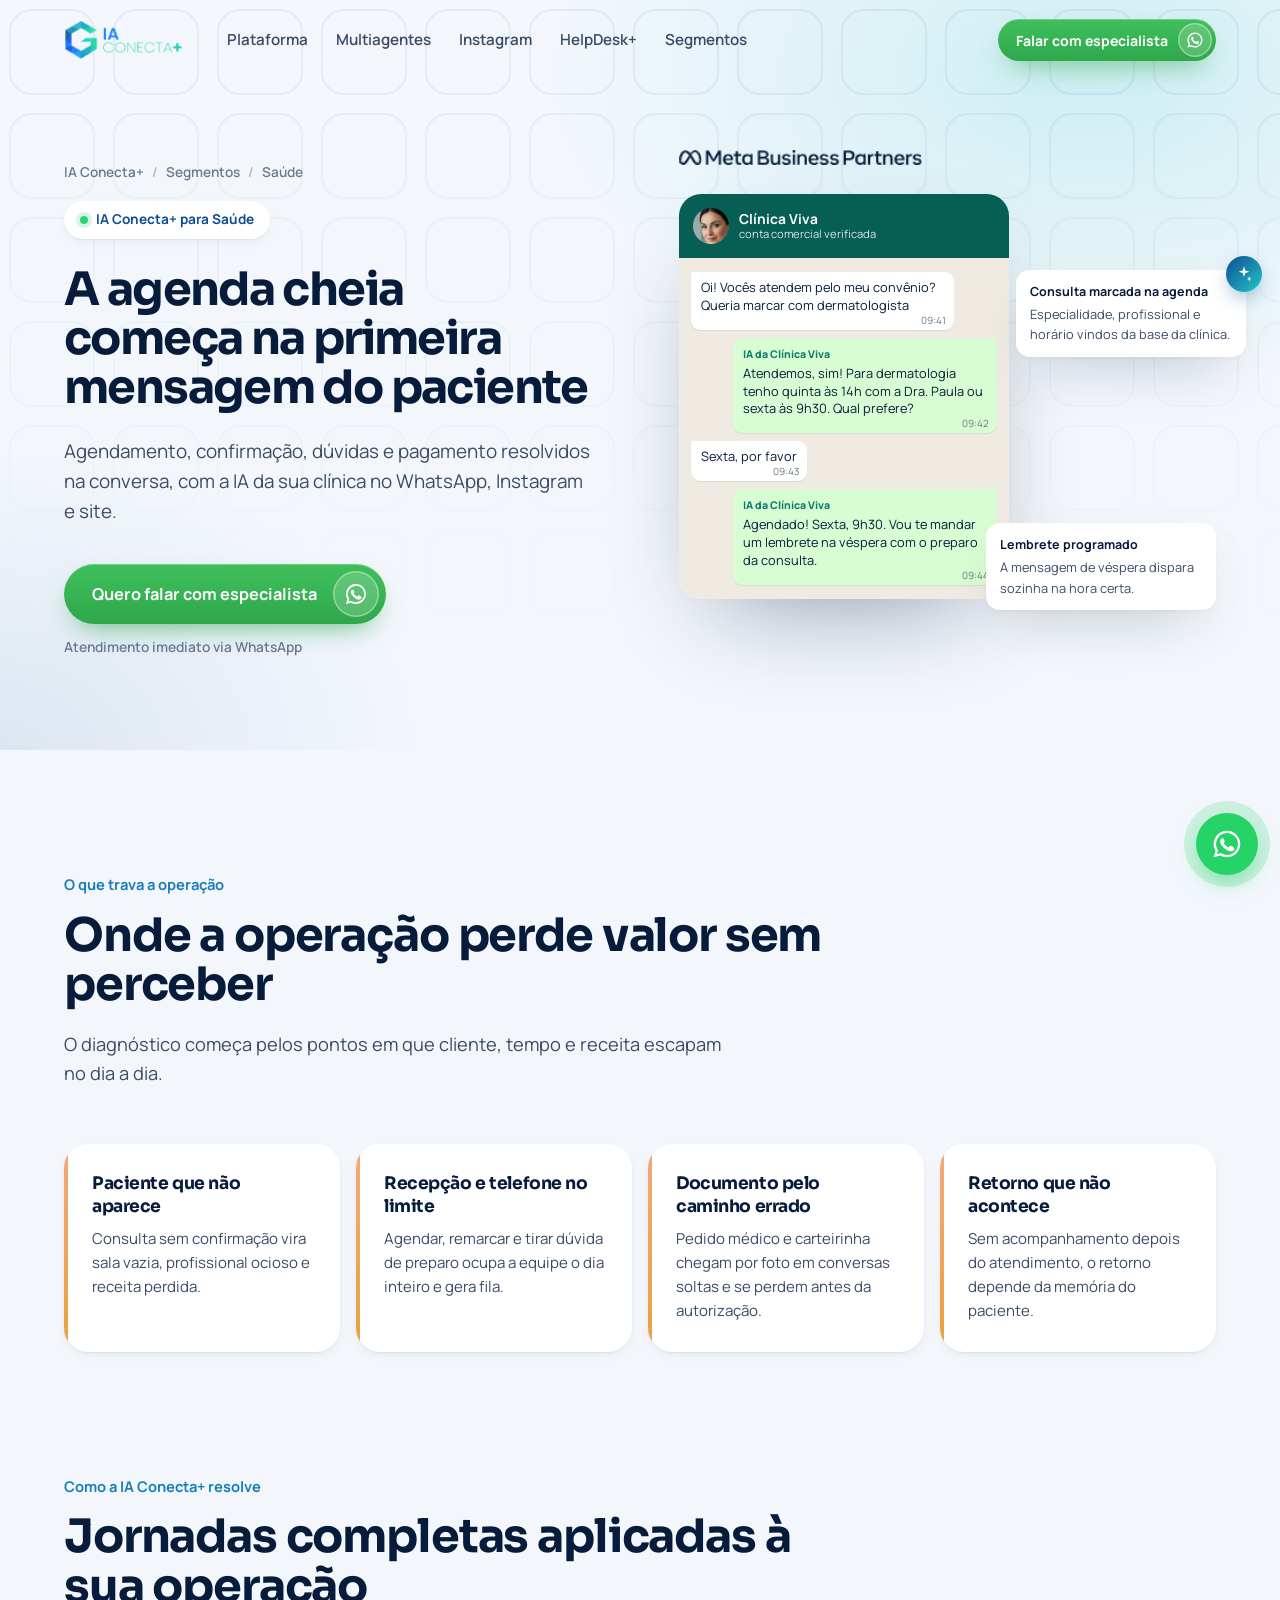
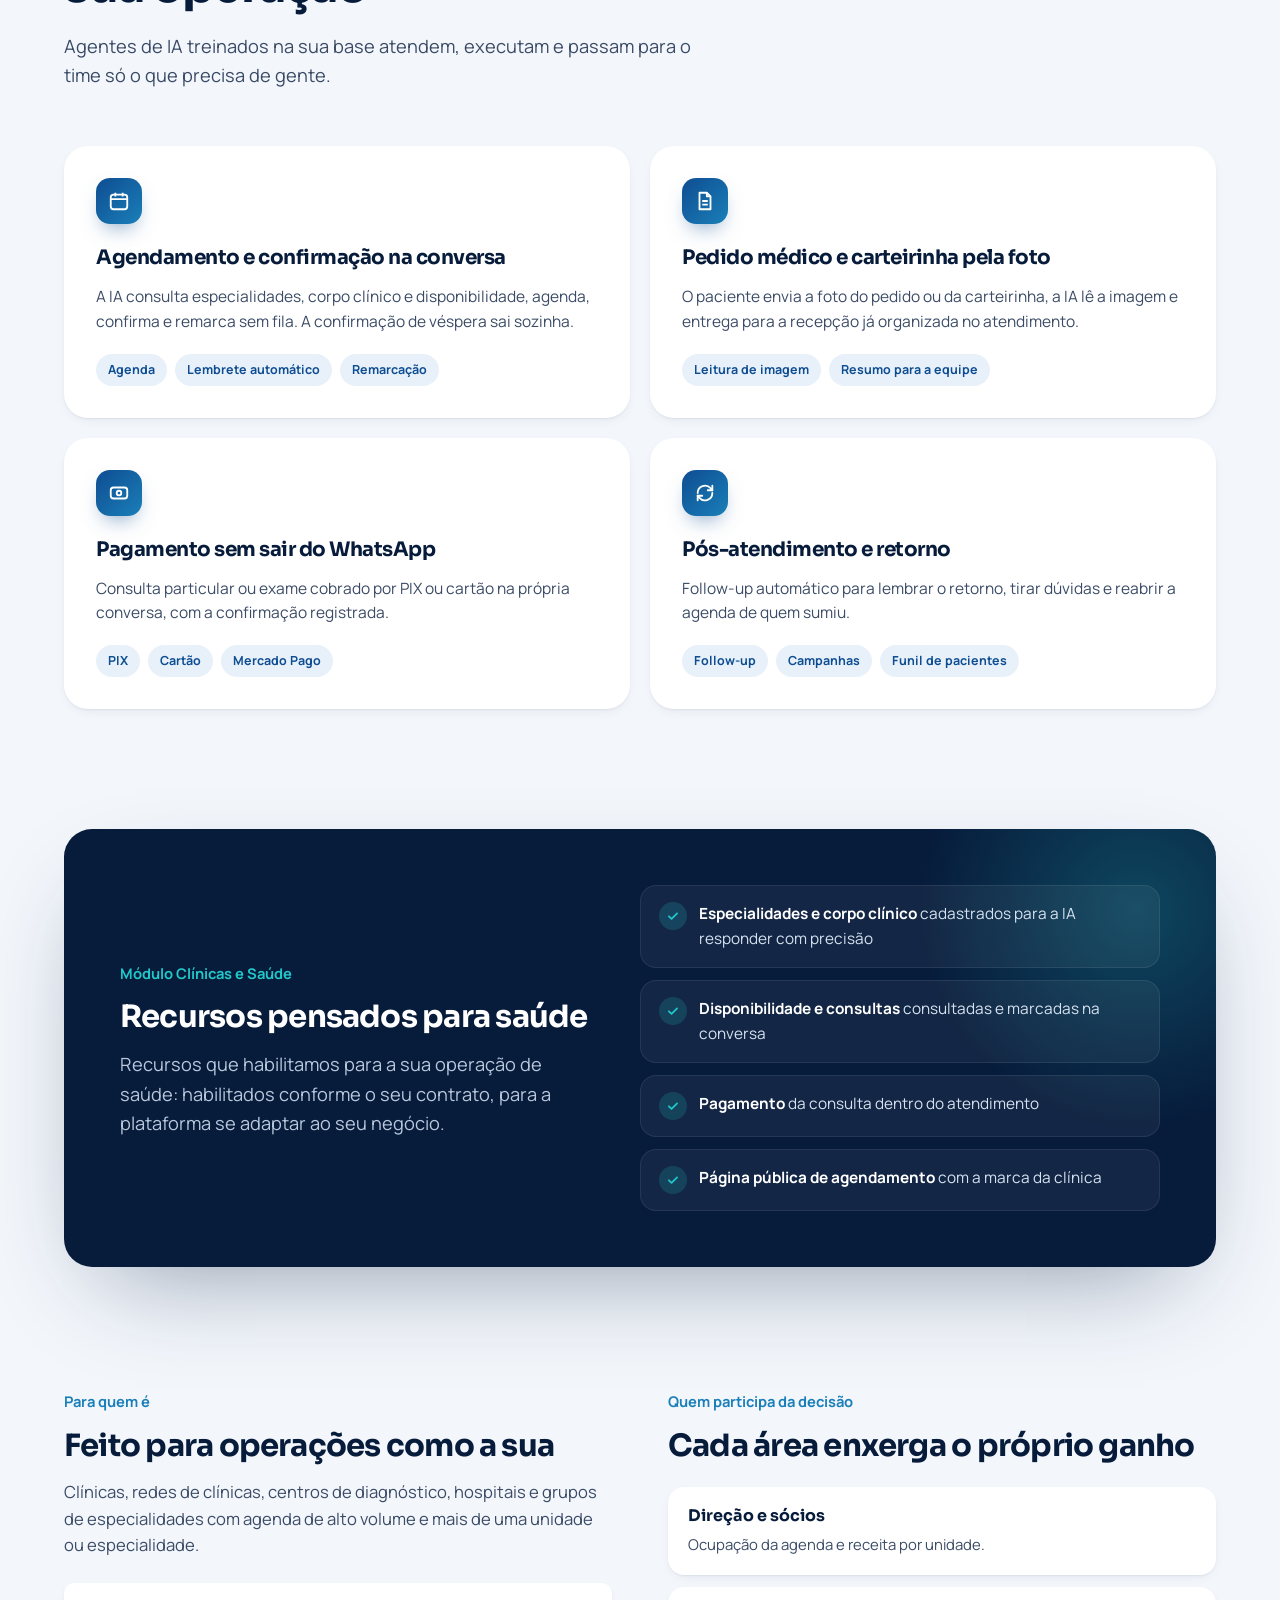
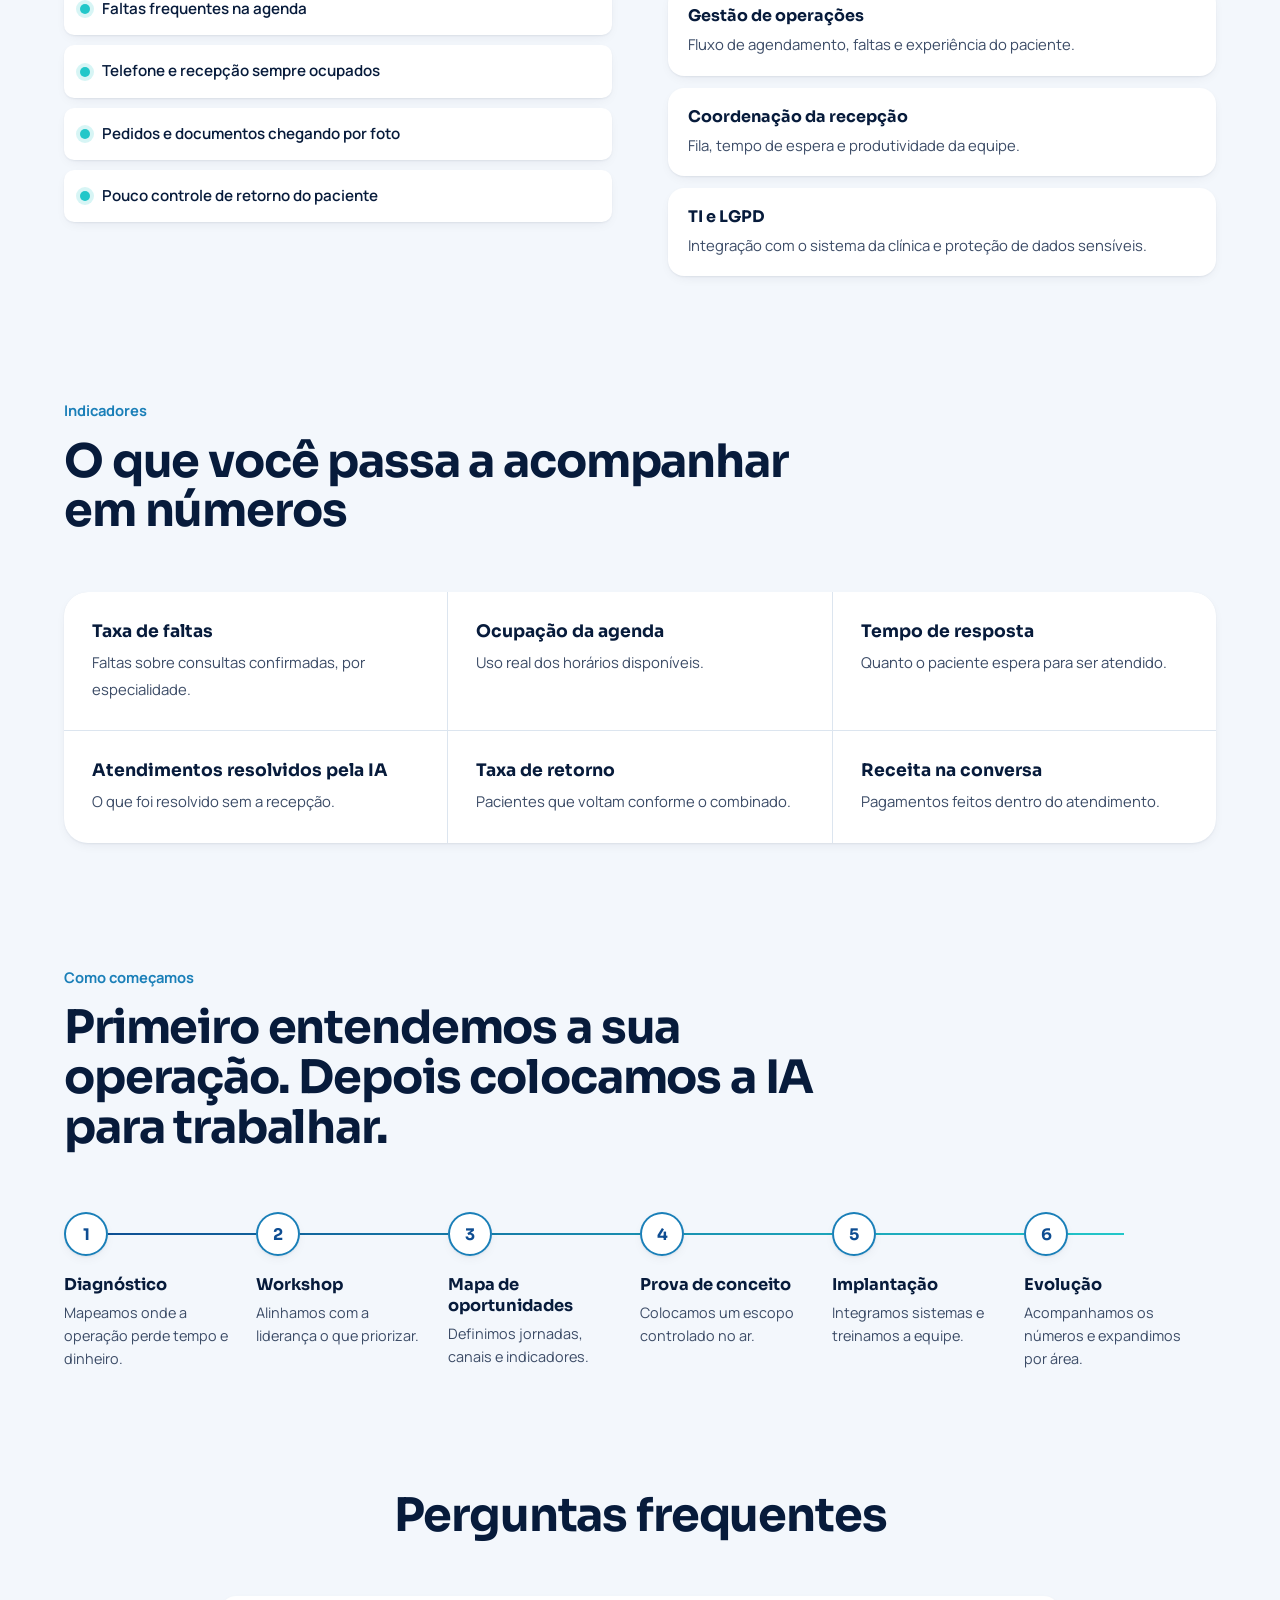
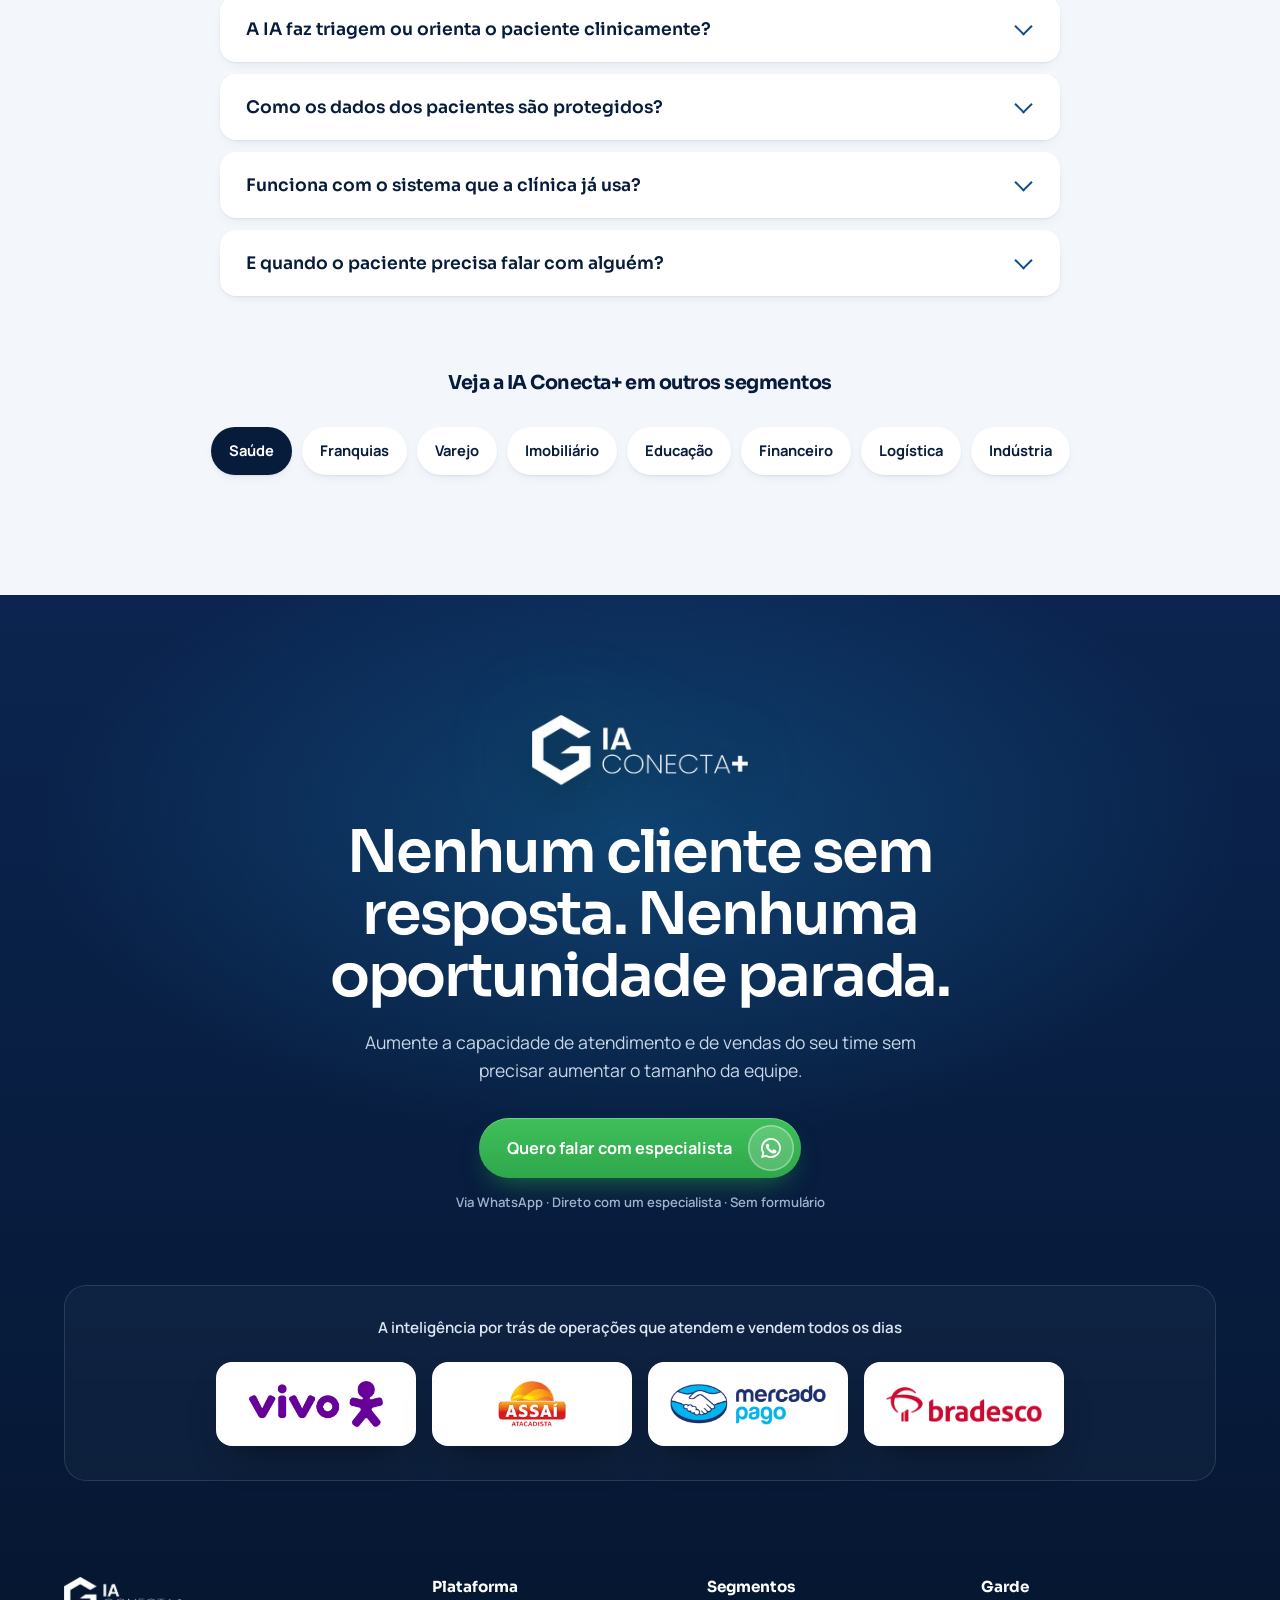
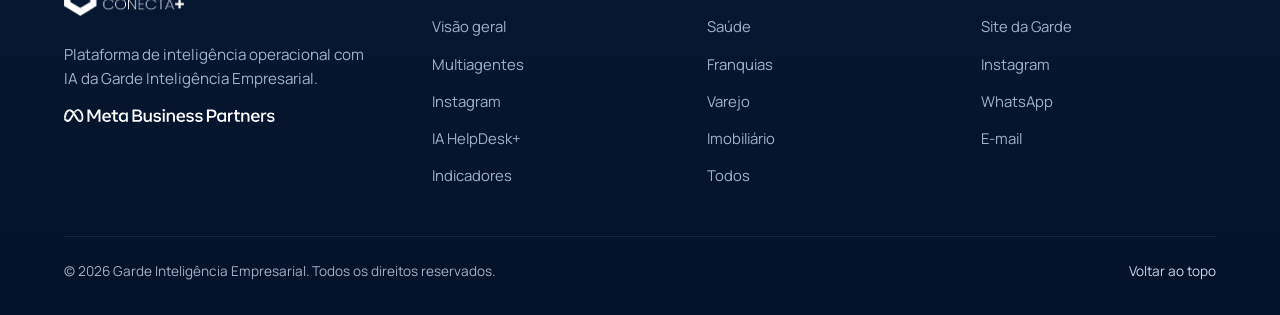
<file: segmentos/saude.html>
<!DOCTYPE html>
<html lang="pt-BR">
<head>
<meta charset="utf-8">
<meta name="viewport" content="width=device-width, initial-scale=1">
<title>IA para clínicas e saúde: agenda cheia e paciente bem atendido · IA Conecta+</title>
<meta name="description" content="Agendamento, confirmação, dúvidas e pagamento resolvidos na conversa, com a IA da sua clínica no WhatsApp, Instagram e site.">
<meta property="og:title" content="IA para clínicas e saúde: agenda cheia e paciente bem atendido · IA Conecta+">
<meta property="og:description" content="Agendamento, confirmação, dúvidas e pagamento resolvidos na conversa, com a IA da sua clínica no WhatsApp, Instagram e site.">
<meta property="og:type" content="website">
<meta name="theme-color" content="#F3F7FC">
<link rel="icon" href="/assets/marca/favicon.png" type="image/png">
<link rel="preconnect" href="https://fonts.googleapis.com">
<link rel="preconnect" href="https://fonts.gstatic.com" crossorigin>
<link rel="stylesheet" href="https://fonts.googleapis.com/css2?family=Sora:wght@400;500;600;700&family=Manrope:wght@400;500;600;700;800&display=swap">
<link rel="stylesheet" href="/assets/css/site.css">
</head>
<body class="no-js" id="topo">
<div class="progress" aria-hidden="true"></div>
<svg width="0" height="0" style="position:absolute" aria-hidden="true">
  <symbol id="i-wa" viewBox="0 0 24 24"><path fill="currentColor" d="M12 2a10 10 0 0 0-8.6 15.1L2 22l5-1.3A10 10 0 1 0 12 2Zm0 18.2a8.2 8.2 0 0 1-4.2-1.2l-.3-.2-3 .8.8-2.9-.2-.3A8.2 8.2 0 1 1 12 20.2Zm4.5-6.1c-.2-.1-1.5-.7-1.7-.8-.2-.1-.4-.1-.6.1l-.8 1c-.1.2-.3.2-.5.1a6.7 6.7 0 0 1-3.3-2.9c-.2-.4.2-.4.7-1.3.1-.2 0-.3 0-.4l-.8-1.8c-.2-.5-.4-.4-.6-.4h-.5a1 1 0 0 0-.7.3 3 3 0 0 0-.9 2.2 5.2 5.2 0 0 0 1.1 2.7 11.8 11.8 0 0 0 4.5 4c1.7.7 2.3.8 3.2.6.5-.1 1.5-.6 1.7-1.2.2-.6.2-1.1.2-1.2-.1-.1-.2-.2-.5-.3Z"/></symbol>
  <symbol id="i-ig" viewBox="0 0 24 24"><g fill="none" stroke="currentColor" stroke-width="2"><rect x="3" y="3" width="18" height="18" rx="5"/><circle cx="12" cy="12" r="4"/><circle cx="17.5" cy="6.5" r="1" fill="currentColor"/></g></symbol>
  <symbol id="i-web" viewBox="0 0 24 24"><g fill="none" stroke="currentColor" stroke-width="2"><rect x="3" y="4" width="18" height="16" rx="3"/><path d="M3 9h18"/></g></symbol>
  <symbol id="i-mail" viewBox="0 0 24 24"><g fill="none" stroke="currentColor" stroke-width="2"><rect x="3" y="5" width="18" height="14" rx="3"/><path d="m4 7 8 6 8-6"/></g></symbol>
  <symbol id="i-check" viewBox="0 0 24 24"><path fill="none" stroke="currentColor" stroke-width="3" stroke-linecap="round" stroke-linejoin="round" d="M5 12.5l4.5 4.5L19 7.5"/></symbol>
  <symbol id="i-arrow" viewBox="0 0 24 24"><path fill="none" stroke="currentColor" stroke-width="2.2" stroke-linecap="round" stroke-linejoin="round" d="M5 12h14m-5-5 5 5-5 5"/></symbol>
  <symbol id="i-spark" viewBox="0 0 24 24"><path fill="currentColor" d="M12 2l1.8 5.4L19 9l-5.2 1.6L12 16l-1.8-5.4L5 9l5.2-1.6zM19 15l.9 2.6L22 18.5l-2.1.9L19 22l-.9-2.6L16 18.5l2.1-.9z"/></symbol>
  <symbol id="i-route" viewBox="0 0 24 24"><g fill="none" stroke="currentColor" stroke-width="2" stroke-linecap="round"><circle cx="6" cy="6" r="2.5"/><circle cx="18" cy="6" r="2.5"/><circle cx="12" cy="18" r="2.5"/><path d="M8 7.5 11 16M16 7.5 13 16M8.5 6h7"/></g></symbol>
  <symbol id="i-sell" viewBox="0 0 24 24"><g fill="none" stroke="currentColor" stroke-width="2" stroke-linecap="round" stroke-linejoin="round"><path d="M3 17l6-6 4 4 8-8"/><path d="M15 7h6v6"/></g></symbol>
  <symbol id="i-coin" viewBox="0 0 24 24"><g fill="none" stroke="currentColor" stroke-width="2"><rect x="3" y="6" width="18" height="12" rx="3"/><circle cx="12" cy="12" r="2.5"/></g></symbol>
  <symbol id="i-tool" viewBox="0 0 24 24"><path fill="none" stroke="currentColor" stroke-width="2" stroke-linecap="round" stroke-linejoin="round" d="M14.7 6.3a4 4 0 0 0 5 5L21 13l-8 8-5-5 8-8zM3 21l5-5"/></symbol>
  <symbol id="i-user" viewBox="0 0 24 24"><g fill="none" stroke="currentColor" stroke-width="2"><circle cx="12" cy="8" r="4"/><path d="M4 21a8 8 0 0 1 16 0"/></g></symbol>
  <symbol id="i-phone" viewBox="0 0 24 24"><path fill="none" stroke="currentColor" stroke-width="2" stroke-linejoin="round" d="M5 3h4l2 5-2.5 1.5a11 11 0 0 0 6 6L16 13l5 2v4a2 2 0 0 1-2 2A17 17 0 0 1 3 5a2 2 0 0 1 2-2z"/></symbol>
  <symbol id="i-heart" viewBox="0 0 24 24"><path fill="none" stroke="currentColor" stroke-width="2" stroke-linejoin="round" d="M12 20s-7-4.4-7-10a4 4 0 0 1 7-2.6A4 4 0 0 1 19 10c0 5.6-7 10-7 10z"/></symbol>
  <symbol id="i-net" viewBox="0 0 24 24"><g fill="none" stroke="currentColor" stroke-width="2"><circle cx="12" cy="5" r="2.5"/><circle cx="5" cy="19" r="2.5"/><circle cx="19" cy="19" r="2.5"/><path d="M12 7.5v4M12 11.5l-5.5 5.5M12 11.5l5.5 5.5"/></g></symbol>
  <symbol id="i-bag" viewBox="0 0 24 24"><g fill="none" stroke="currentColor" stroke-width="2" stroke-linejoin="round"><path d="M5 8h14l-1 12H6z"/><path d="M9 8V6a3 3 0 0 1 6 0v2"/></g></symbol>
  <symbol id="i-home" viewBox="0 0 24 24"><path fill="none" stroke="currentColor" stroke-width="2" stroke-linejoin="round" d="M4 11l8-7 8 7v9h-5v-6H9v6H4z"/></symbol>
  <symbol id="i-cap" viewBox="0 0 24 24"><g fill="none" stroke="currentColor" stroke-width="2" stroke-linejoin="round"><path d="M2 9l10-5 10 5-10 5z"/><path d="M6 11v5c3 2 9 2 12 0v-5"/></g></symbol>
  <symbol id="i-shield" viewBox="0 0 24 24"><path fill="none" stroke="currentColor" stroke-width="2" stroke-linejoin="round" d="M12 3l8 3v6c0 5-3.5 8-8 9-4.5-1-8-4-8-9V6z"/></symbol>
  <symbol id="i-truck" viewBox="0 0 24 24"><g fill="none" stroke="currentColor" stroke-width="2" stroke-linejoin="round"><path d="M2 6h12v10H2zM14 10h4l3 3v3h-7z"/><circle cx="6" cy="18" r="2"/><circle cx="17" cy="18" r="2"/></g></symbol>
  <symbol id="i-factory" viewBox="0 0 24 24"><path fill="none" stroke="currentColor" stroke-width="2" stroke-linejoin="round" d="M3 20V9l5 3V9l5 3V9l5 3V4h3v16z"/></symbol>
  <symbol id="i-cal" viewBox="0 0 24 24"><g fill="none" stroke="currentColor" stroke-width="2"><rect x="3" y="5" width="18" height="16" rx="3"/><path d="M3 10h18M8 3v4M16 3v4"/></g></symbol>
  <symbol id="i-doc" viewBox="0 0 24 24"><g fill="none" stroke="currentColor" stroke-width="2" stroke-linejoin="round"><path d="M6 3h8l4 4v14H6z"/><path d="M14 3v4h4M9 12h6M9 16h6"/></g></symbol>
  <symbol id="i-loop" viewBox="0 0 24 24"><g fill="none" stroke="currentColor" stroke-width="2" stroke-linecap="round" stroke-linejoin="round"><path d="M4 12a8 8 0 0 1 14-5.3L20 9"/><path d="M20 4v5h-5"/><path d="M20 12a8 8 0 0 1-14 5.3L4 15"/><path d="M4 20v-5h5"/></g></symbol>
  <symbol id="i-star" viewBox="0 0 24 24"><path fill="none" stroke="currentColor" stroke-width="2" stroke-linejoin="round" d="M12 3l2.7 5.6 6.1.9-4.4 4.3 1 6.1L12 17l-5.4 2.9 1-6.1-4.4-4.3 6.1-.9z"/></symbol>
  <symbol id="i-chart" viewBox="0 0 24 24"><path fill="none" stroke="currentColor" stroke-width="2" stroke-linecap="round" d="M4 20V10M10 20V4M16 20v-7M22 20H2"/></symbol>
  <symbol id="i-bolt" viewBox="0 0 24 24"><path fill="none" stroke="currentColor" stroke-width="2" stroke-linejoin="round" d="M13 2L4 14h7l-1 8 9-12h-7z"/></symbol>
</svg>
<header>
  <div class="wrap nav">
    <a class="logo" href="/" aria-label="IA Conecta+, página inicial"><img src="/assets/marca/logo-ia-conecta.png" alt="IA Conecta+" width="249" height="84"></a>
    <nav id="menu" aria-label="Principal">
      <a href="/#plataforma">Plataforma</a>
      <a href="/#multiagentes">Multiagentes</a>
      <a href="/#instagram">Instagram</a>
      <a href="/#helpdesk">HelpDesk+</a>
      <a href="/segmentos">Segmentos</a>
    </nav>
    <div class="right">
      <a class="btn-wa sm" href="https://wa.me/5511915192560?text=Ol%C3%A1!%20Quero%20falar%20com%20um%20especialista%20sobre%20a%20IA%20Conecta%2B%20para%20Sa%C3%BAde." target="_blank" rel="noopener">Falar com especialista<span class="ic"><svg><use href="#i-wa"/></svg></span></a>
      <button class="menu-btn" aria-label="Abrir menu" aria-controls="menu" aria-expanded="false"><svg width="24" height="24" viewBox="0 0 24 24" fill="none" stroke="currentColor" stroke-width="2"><path d="M4 7h16M4 12h16M4 17h16"/></svg></button>
    </div>
  </div>
</header>
<main>
<section class="hero seg-hero">
  <div class="wrap hero-grid">
    <div>
      <nav class="crumb seq" style="--t:.02s" aria-label="Você está em"><a href="/">IA Conecta+</a><span>/</span><a href="/segmentos">Segmentos</a><span>/</span>Saúde</nav>
      <span class="pill seq" style="--t:.05s">IA Conecta+ para Saúde</span>
      <h1 class="seq" style="--t:.15s">A agenda cheia começa na primeira mensagem do paciente</h1>
      <p class="lead seq" style="--t:.3s">Agendamento, confirmação, dúvidas e pagamento resolvidos na conversa, com a IA da sua clínica no WhatsApp, Instagram e site.</p>
      <div class="hero-cta seq" style="--t:.45s">
        <a class="btn-wa" href="https://wa.me/5511915192560?text=Ol%C3%A1!%20Quero%20falar%20com%20um%20especialista%20sobre%20a%20IA%20Conecta%2B%20para%20Sa%C3%BAde." target="_blank" rel="noopener">Quero falar com especialista<span class="ic"><svg><use href="#i-wa"/></svg></span></a>
        <small>Atendimento imediato via WhatsApp</small>
      </div>
    </div>
    <div class="stage seg-stage" aria-hidden="true">
      <div class="meta meta-top seq" style="--t:.3s"><img src="/assets/marca/meta-business-partners-navy.png" alt="Meta Business Partners" width="211" height="13"></div>
      <div class="chatcard seq" style="--t:.4s">
        <div class="phone">
          <div class="ph-h"><span class="av photo-av"><img src="/assets/hero/pessoa-avatar.jpg" alt=""></span><div><b>Clínica Viva</b><small>conta comercial verificada</small></div></div>
          <div class="ph-b">
            <div class="w in seq" style="--t:0.8s">Oi! Vocês atendem pelo meu convênio? Queria marcar com dermatologista<time>09:41</time></div>
            <div class="w out seq" style="--t:1.4s"><span class="chip-ia">IA da Clínica Viva</span><br>Atendemos, sim! Para dermatologia tenho quinta às 14h com a Dra. Paula ou sexta às 9h30. Qual prefere?<time>09:42</time></div>
            <div class="w in seq" style="--t:2.0s">Sexta, por favor<time>09:43</time></div>
            <div class="w out seq" style="--t:2.6s"><span class="chip-ia">IA da Clínica Viva</span><br>Agendado! Sexta, 9h30. Vou te mandar um lembrete na véspera com o preparo da consulta.<time>09:44</time></div>
          </div>
        </div>
      </div>
      <div class="bubble b1 float" style="--t:3.4s"><span class="spark"><svg><use href="#i-spark"/></svg></span><b>Consulta marcada na agenda</b>Especialidade, profissional e horário vindos da base da clínica.</div>
      <div class="bubble b2 float" style="--t:3.9s"><b>Lembrete programado</b>A mensagem de véspera dispara sozinha na hora certa.</div>
    </div>
  </div>
</section>

<section class="sec">
  <div class="wrap">
    <div data-r style="max-width:760px">
      <span class="kicker">O que trava a operação</span>
      <h2 class="h2">Onde a operação perde valor sem perceber</h2>
      <p class="lead" style="margin-top:20px">O diagnóstico começa pelos pontos em que cliente, tempo e receita escapam no dia a dia.</p>
    </div>
    <div class="pains">
      <article class="pain" data-r style="--d:0.00s"><h3>Paciente que não aparece</h3><p>Consulta sem confirmação vira sala vazia, profissional ocioso e receita perdida.</p></article>
      <article class="pain" data-r style="--d:0.07s"><h3>Recepção e telefone no limite</h3><p>Agendar, remarcar e tirar dúvida de preparo ocupa a equipe o dia inteiro e gera fila.</p></article>
      <article class="pain" data-r style="--d:0.14s"><h3>Documento pelo caminho errado</h3><p>Pedido médico e carteirinha chegam por foto em conversas soltas e se perdem antes da autorização.</p></article>
      <article class="pain" data-r style="--d:0.21s"><h3>Retorno que não acontece</h3><p>Sem acompanhamento depois do atendimento, o retorno depende da memória do paciente.</p></article>
    </div>
  </div>
</section>

<section class="sec" style="padding-top:0">
  <div class="wrap">
    <div data-r style="max-width:760px">
      <span class="kicker">Como a IA Conecta+ resolve</span>
      <h2 class="h2">Jornadas completas aplicadas à sua operação</h2>
      <p class="lead" style="margin-top:20px">Agentes de IA treinados na sua base atendem, executam e passam para o time só o que precisa de gente.</p>
    </div>
    <div class="uses">
      <article class="use" data-r style="--d:0.0s"><span class="ico"><svg><use href="#i-cal"/></svg></span><h3>Agendamento e confirmação na conversa</h3><p>A IA consulta especialidades, corpo clínico e disponibilidade, agenda, confirma e remarca sem fila. A confirmação de véspera sai sozinha.</p><div class="tags"><span>Agenda</span><span>Lembrete automático</span><span>Remarcação</span></div></article>
      <article class="use" data-r style="--d:0.1s"><span class="ico"><svg><use href="#i-doc"/></svg></span><h3>Pedido médico e carteirinha pela foto</h3><p>O paciente envia a foto do pedido ou da carteirinha, a IA lê a imagem e entrega para a recepção já organizada no atendimento.</p><div class="tags"><span>Leitura de imagem</span><span>Resumo para a equipe</span></div></article>
      <article class="use" data-r style="--d:0.0s"><span class="ico"><svg><use href="#i-coin"/></svg></span><h3>Pagamento sem sair do WhatsApp</h3><p>Consulta particular ou exame cobrado por PIX ou cartão na própria conversa, com a confirmação registrada.</p><div class="tags"><span>PIX</span><span>Cartão</span><span>Mercado Pago</span></div></article>
      <article class="use" data-r style="--d:0.1s"><span class="ico"><svg><use href="#i-loop"/></svg></span><h3>Pós-atendimento e retorno</h3><p>Follow-up automático para lembrar o retorno, tirar dúvidas e reabrir a agenda de quem sumiu.</p><div class="tags"><span>Follow-up</span><span>Campanhas</span><span>Funil de pacientes</span></div></article>
    </div>
  </div>
</section>

<section class="sec" style="padding-top:0">
  <div class="wrap">
    <div class="module" data-r="zoom">
      <div style="position:relative;z-index:1">
        <span class="kicker">Módulo Clínicas e Saúde</span>
        <h2 class="h3">Recursos pensados para saúde</h2>
        <p class="lead">Recursos que habilitamos para a sua operação de saúde: habilitados conforme o seu contrato, para a plataforma se adaptar ao seu negócio.</p>
      </div>
      <ul>
          <li><i><svg><use href="#i-check"/></svg></i><span><b>Especialidades e corpo clínico</b> cadastrados para a IA responder com precisão</span></li>
          <li><i><svg><use href="#i-check"/></svg></i><span><b>Disponibilidade e consultas</b> consultadas e marcadas na conversa</span></li>
          <li><i><svg><use href="#i-check"/></svg></i><span><b>Pagamento</b> da consulta dentro do atendimento</span></li>
          <li><i><svg><use href="#i-check"/></svg></i><span><b>Página pública de agendamento</b> com a marca da clínica</span></li>
      </ul>
    </div>
  </div>
</section>

<section class="sec" style="padding-top:0">
  <div class="wrap fit">
    <div data-r="left">
      <span class="kicker">Para quem é</span>
      <h2 class="h3">Feito para operações como a sua</h2>
      <p class="lead" style="margin-top:16px;font-size:1.04rem">Clínicas, redes de clínicas, centros de diagnóstico, hospitais e grupos de especialidades com agenda de alto volume e mais de uma unidade ou especialidade.</p>
      <ul class="signals"><li>Faltas frequentes na agenda</li><li>Telefone e recepção sempre ocupados</li><li>Pedidos e documentos chegando por foto</li><li>Pouco controle de retorno do paciente</li></ul>
    </div>
    <div data-r="right">
      <span class="kicker">Quem participa da decisão</span>
      <h2 class="h3">Cada área enxerga o próprio ganho</h2>
      <div class="people"><div><b>Direção e sócios</b><span>Ocupação da agenda e receita por unidade.</span></div><div><b>Gestão de operações</b><span>Fluxo de agendamento, faltas e experiência do paciente.</span></div><div><b>Coordenação da recepção</b><span>Fila, tempo de espera e produtividade da equipe.</span></div><div><b>TI e LGPD</b><span>Integração com o sistema da clínica e proteção de dados sensíveis.</span></div></div>
    </div>
  </div>
</section>

<section class="sec" style="padding-top:0">
  <div class="wrap">
    <div data-r style="max-width:760px">
      <span class="kicker">Indicadores</span>
      <h2 class="h2">O que você passa a acompanhar em números</h2>
    </div>
    <div class="kpi-grid"><div data-r style="--d:0.00s"><b>Taxa de faltas</b><span>Faltas sobre consultas confirmadas, por especialidade.</span></div><div data-r style="--d:0.05s"><b>Ocupação da agenda</b><span>Uso real dos horários disponíveis.</span></div><div data-r style="--d:0.10s"><b>Tempo de resposta</b><span>Quanto o paciente espera para ser atendido.</span></div><div data-r style="--d:0.15s"><b>Atendimentos resolvidos pela IA</b><span>O que foi resolvido sem a recepção.</span></div><div data-r style="--d:0.20s"><b>Taxa de retorno</b><span>Pacientes que voltam conforme o combinado.</span></div><div data-r style="--d:0.25s"><b>Receita na conversa</b><span>Pagamentos feitos dentro do atendimento.</span></div></div>
  </div>
</section>

<section class="sec" style="padding-top:0">
  <div class="wrap">
    <div data-r style="max-width:760px">
      <span class="kicker">Como começamos</span>
      <h2 class="h2">Primeiro entendemos a sua operação. Depois colocamos a IA para trabalhar.</h2>
    </div>
    <ol class="journey" data-r>
      <li><b>Diagnóstico</b><span>Mapeamos onde a operação perde tempo e dinheiro.</span></li>
      <li><b>Workshop</b><span>Alinhamos com a liderança o que priorizar.</span></li>
      <li><b>Mapa de oportunidades</b><span>Definimos jornadas, canais e indicadores.</span></li>
      <li><b>Prova de conceito</b><span>Colocamos um escopo controlado no ar.</span></li>
      <li><b>Implantação</b><span>Integramos sistemas e treinamos a equipe.</span></li>
      <li><b>Evolução</b><span>Acompanhamos os números e expandimos por área.</span></li>
    </ol>
  </div>
</section>

<section class="sec" style="padding-top:0">
  <div class="wrap">
    <div class="center" data-r><h2 class="h2">Perguntas frequentes</h2></div>
    <div class="faq">
      <details data-r><summary>A IA faz triagem ou orienta o paciente clinicamente?</summary><p>Não. A IA Conecta+ atua no atendimento administrativo: agenda, confirma, tira dúvidas que estão na base da clínica e organiza documentos. Qualquer decisão clínica fica com a equipe de saúde.</p></details>
      <details data-r><summary>Como os dados dos pacientes são protegidos?</summary><p>Os dados de cada clínica ficam isolados e criptografados com chave própria, com perfis de acesso por função e conformidade com a LGPD, incluindo exportação e exclusão por titular.</p></details>
      <details data-r><summary>Funciona com o sistema que a clínica já usa?</summary><p>A plataforma trabalha sobre os sistemas que você já tem, com conectores e API. No diagnóstico mapeamos o que integrar primeiro.</p></details>
      <details data-r><summary>E quando o paciente precisa falar com alguém?</summary><p>A IA percebe, passa para a recepção com o resumo da conversa e o time assume sem pedir para o paciente repetir nada.</p></details>
    </div>
    <div class="center" data-r style="margin-top:72px">
      <h3 style="font-size:1.2rem">Veja a IA Conecta+ em outros segmentos</h3>
      <div class="others" style="justify-content:center"><a href="/segmentos/saude" aria-current="page">Saúde</a><a href="/segmentos/franquias">Franquias</a><a href="/segmentos/varejo">Varejo</a><a href="/segmentos/imobiliario">Imobiliário</a><a href="/segmentos/educacao">Educação</a><a href="/segmentos/financeiro">Financeiro</a><a href="/segmentos/logistica">Logística</a><a href="/segmentos/industria">Indústria</a></div>
    </div>
  </div>
</section>
</main>

<footer id="diagnostico">
  <div class="ft-cta">
    <div class="wrap">
      <img class="ft-logo" src="/assets/marca/logo-ia-conecta-branco.png" alt="IA Conecta+" width="243" height="81">
      <h2 data-r>Nenhum cliente sem resposta. Nenhuma oportunidade parada.</h2>
      <p data-r style="--d:.1s">Aumente a capacidade de atendimento e de vendas do seu time sem precisar aumentar o tamanho da equipe.</p>
      <div data-r style="--d:.2s"><a class="btn-wa" href="https://wa.me/5511915192560?text=Ol%C3%A1!%20Quero%20falar%20com%20um%20especialista%20sobre%20a%20IA%20Conecta%2B%20para%20Sa%C3%BAde." target="_blank" rel="noopener">Quero falar com especialista<span class="ic"><svg><use href="#i-wa"/></svg></span></a></div>
      <small data-r style="--d:.25s">Via WhatsApp · Direto com um especialista · Sem formulário</small>
      <div class="ft-logos" data-r="zoom">
        <p>A inteligência por trás de operações que atendem e vendem todos os dias</p>
        <ul class="known">
          <li><img src="/assets/clientes/vivo.png" alt="Vivo"></li>
          <li><img src="/assets/clientes/assai.png" alt="Assaí Atacadista"></li>
          <li><img src="/assets/clientes/mercado-pago.png" alt="Mercado Pago"></li>
          <li><img src="/assets/clientes/bradesco.png" alt="Bradesco"></li>
        </ul>
      </div>
    </div>
  </div>
  <div class="wrap">
    <div class="ft-top">
      <div class="ft-brand">
        <a class="logo-w" href="/" aria-label="IA Conecta+"><img src="/assets/marca/logo-ia-conecta-branco.png" alt="IA Conecta+" width="243" height="81"></a>
        <p>Plataforma de inteligência operacional com IA da Garde Inteligência Empresarial.</p>
        <p class="meta"><img src="/assets/marca/meta-business-partners-white.png" alt="Meta Business Partners" width="211" height="13"></p>
      </div>
      <div><h6>Plataforma</h6><ul><li><a href="/#plataforma">Visão geral</a></li><li><a href="/#multiagentes">Multiagentes</a></li><li><a href="/#instagram">Instagram</a></li><li><a href="/#helpdesk">IA HelpDesk+</a></li><li><a href="/#gestao">Indicadores</a></li></ul></div>
      <div><h6>Segmentos</h6><ul><li><a href="/segmentos/saude">Saúde</a></li><li><a href="/segmentos/franquias">Franquias</a></li><li><a href="/segmentos/varejo">Varejo</a></li><li><a href="/segmentos/imobiliario">Imobiliário</a></li><li><a href="/segmentos">Todos</a></li></ul></div>
      <div><h6>Garde</h6><ul><li><a href="https://www.gardesolucoes.com.br/">Site da Garde</a></li><li><a href="https://www.instagram.com/garde.solucoes/">Instagram</a></li><li><a href="https://wa.me/5511915192560?text=Ol%C3%A1!%20Quero%20falar%20com%20um%20especialista%20sobre%20a%20IA%20Conecta%2B%20para%20Sa%C3%BAde." target="_blank" rel="noopener">WhatsApp</a></li><li><a href="mailto:lohany.souza@gardetech.com.br">E-mail</a></li></ul></div>
    </div>
    <div class="ft-bot"><span>© 2026 Garde Inteligência Empresarial. Todos os direitos reservados.</span><a href="#topo">Voltar ao topo</a></div>
  </div>
</footer>

<div class="wa-float" id="wafloat">
  <div class="tip">Fale com um especialista agora mesmo<button type="button" aria-label="Fechar aviso">×</button></div>
  <a href="https://wa.me/5511915192560?text=Ol%C3%A1!%20Quero%20falar%20com%20um%20especialista%20sobre%20a%20IA%20Conecta%2B%20para%20Sa%C3%BAde." target="_blank" rel="noopener" aria-label="Falar com especialista no WhatsApp"><svg><use href="#i-wa"/></svg></a>
</div>

<script src="/assets/js/site.js"></script>
</body>
</html>
</file>
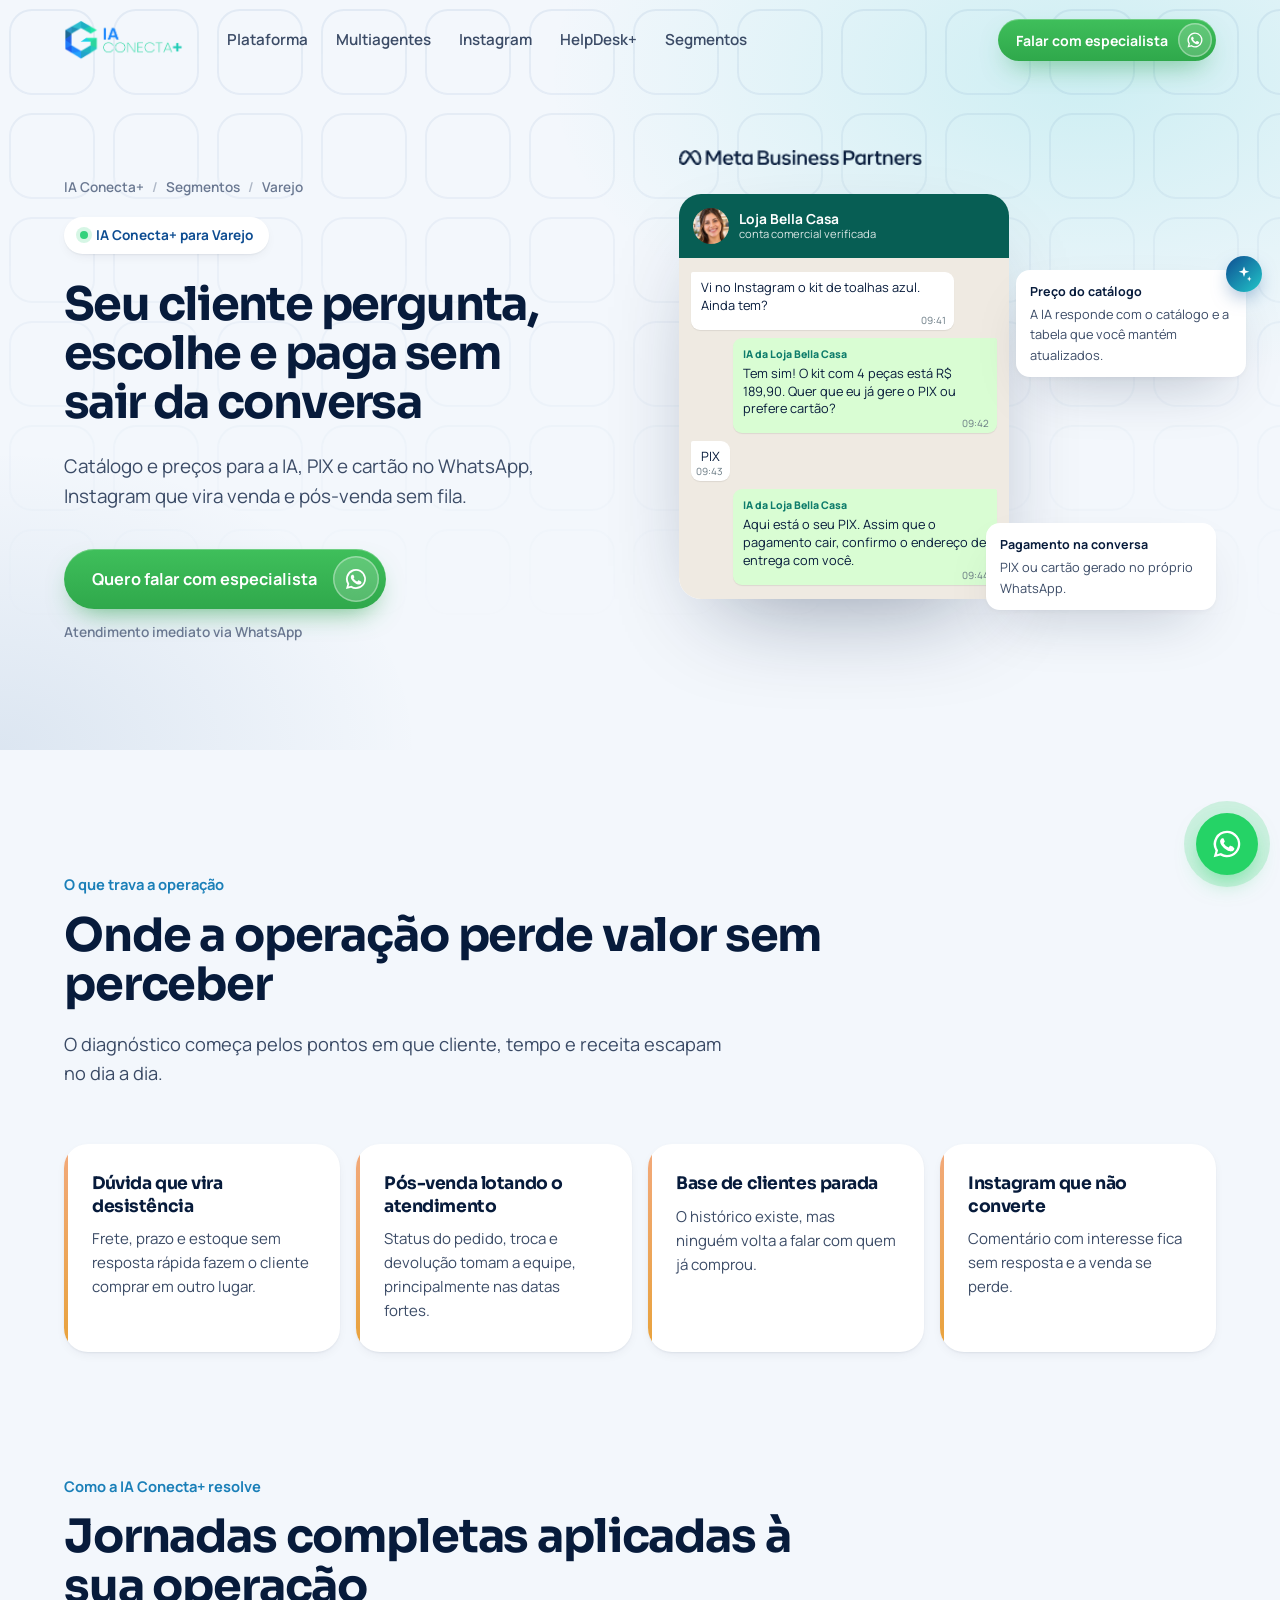
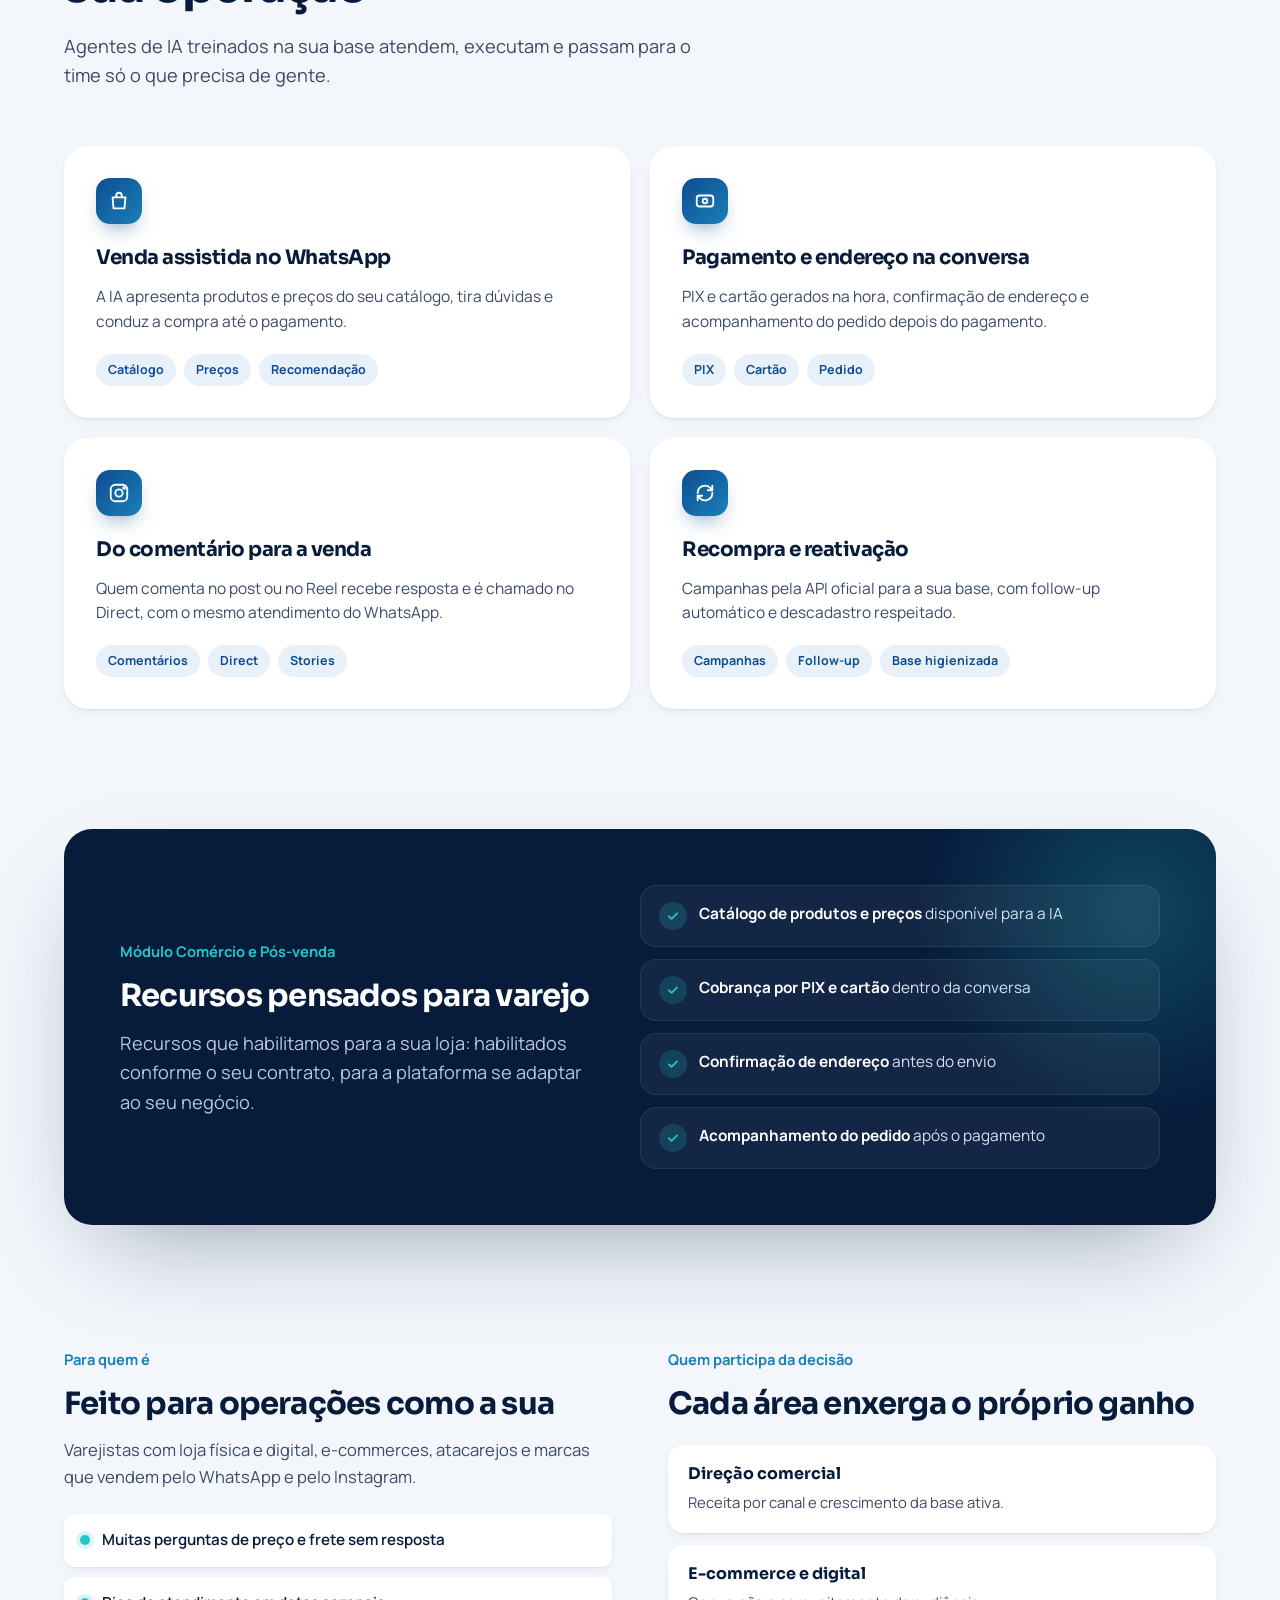
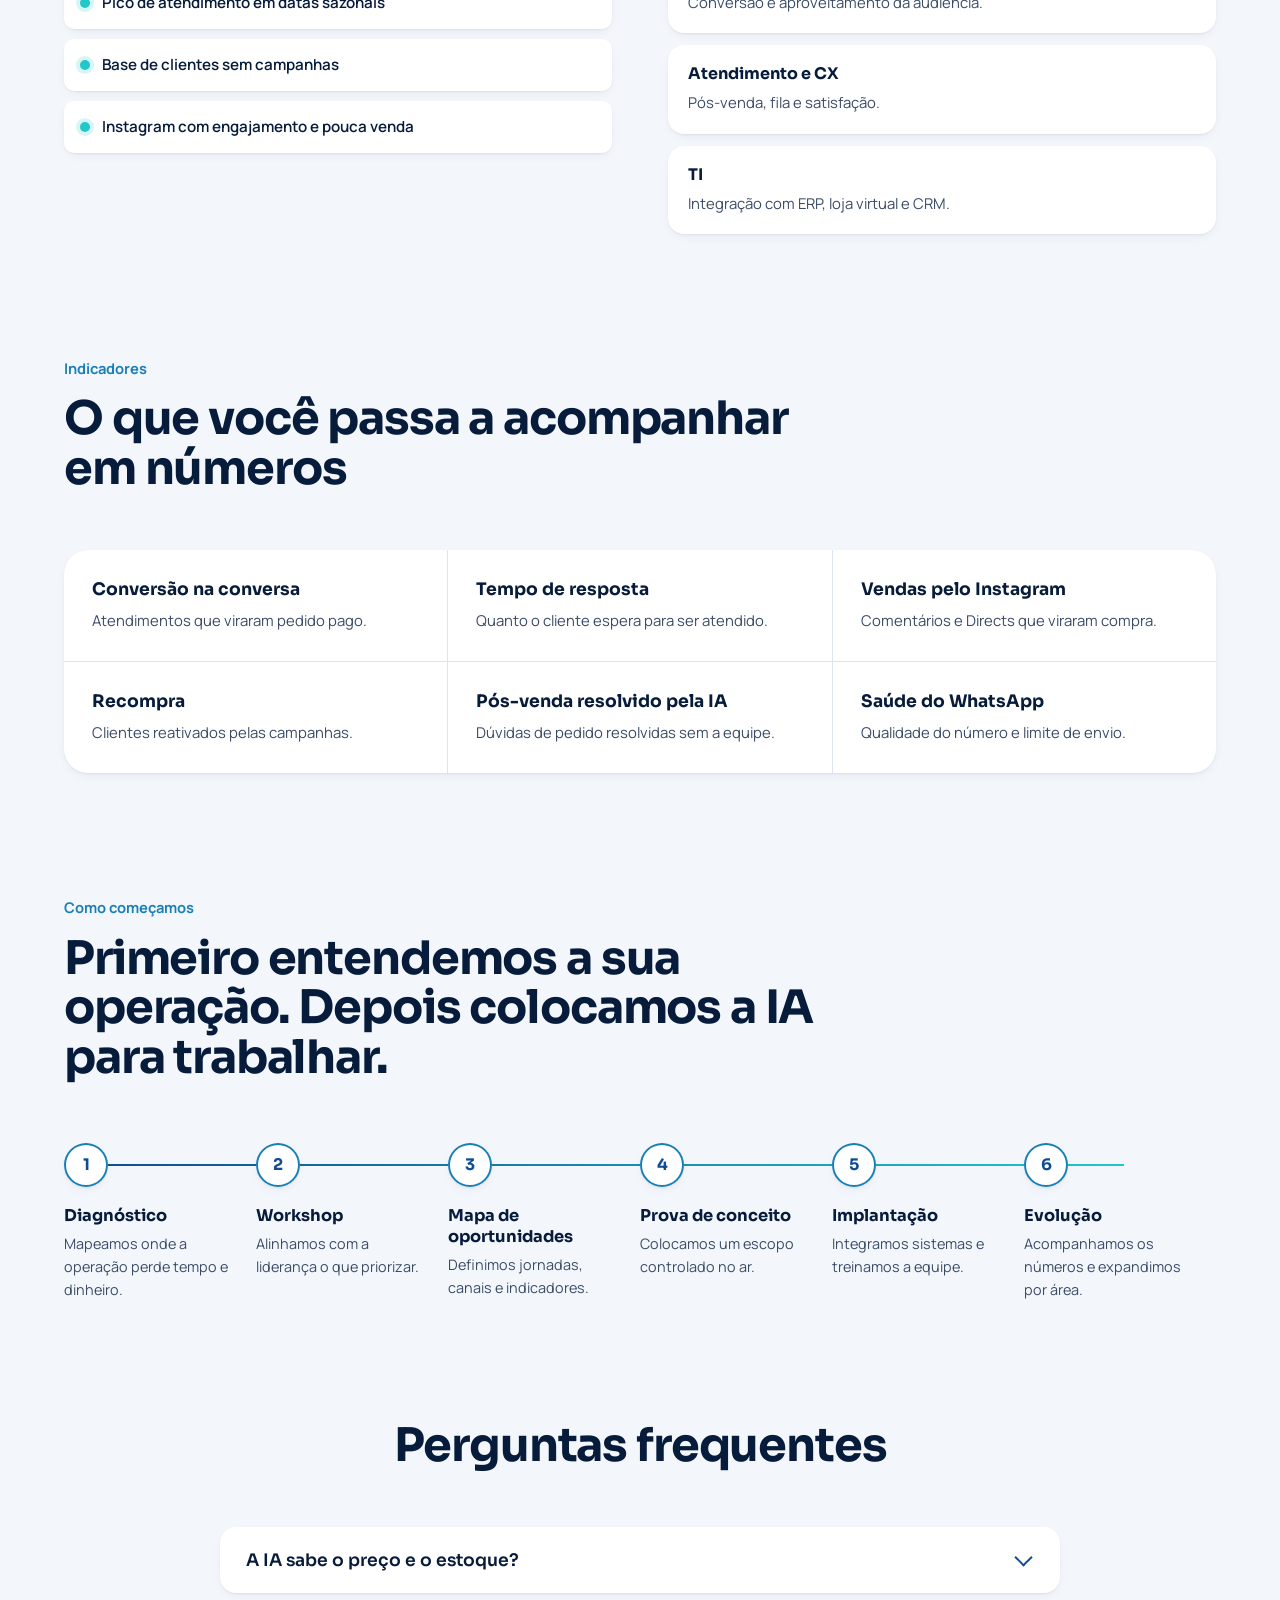
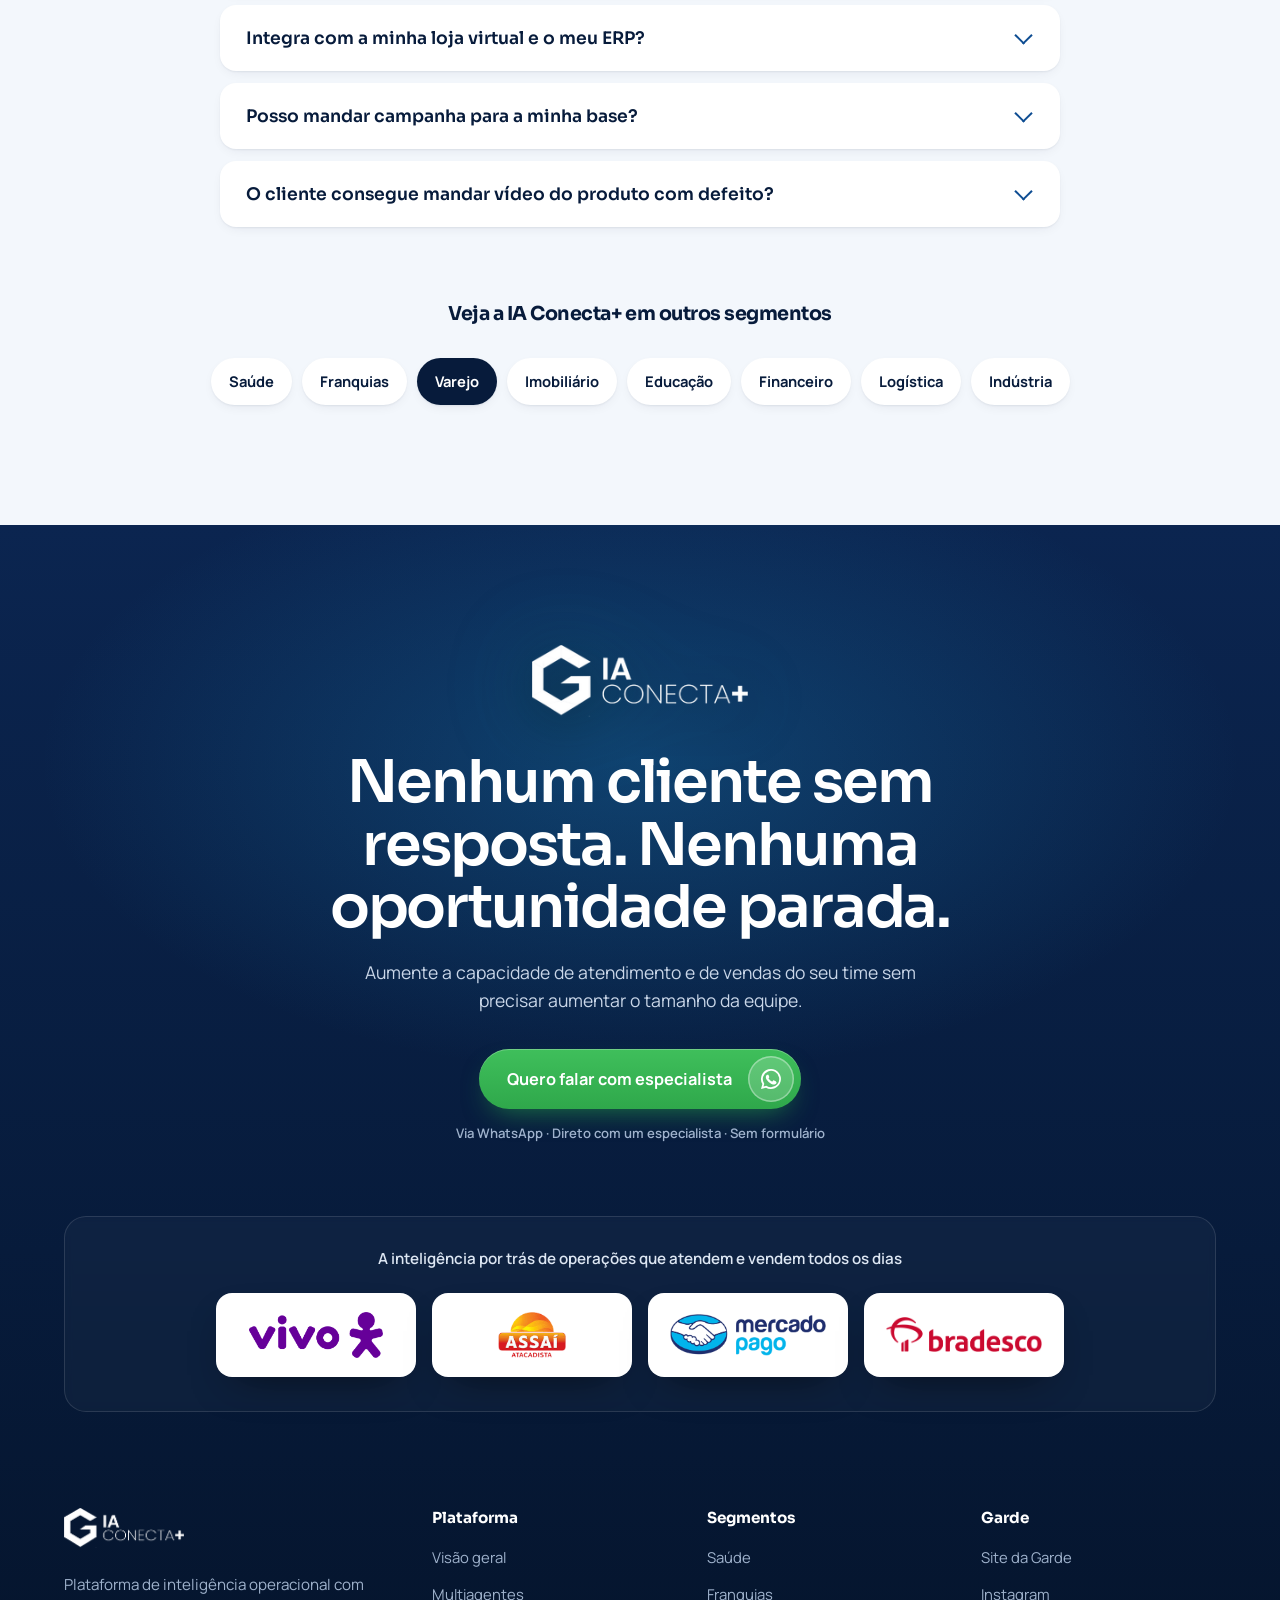
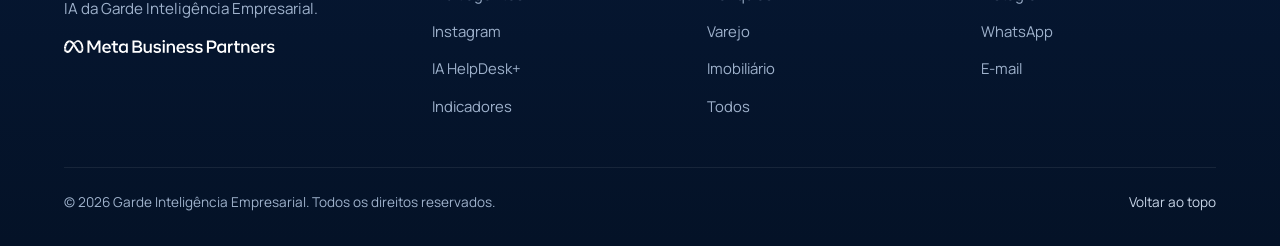
<file: segmentos/varejo.html>
<!DOCTYPE html>
<html lang="pt-BR">
<head>
<meta charset="utf-8">
<meta name="viewport" content="width=device-width, initial-scale=1">
<title>IA para varejo: venda, pagamento e pós-venda dentro da conversa · IA Conecta+</title>
<meta name="description" content="Catálogo e preços para a IA, PIX e cartão no WhatsApp, Instagram que vira venda e pós-venda sem fila.">
<meta property="og:title" content="IA para varejo: venda, pagamento e pós-venda dentro da conversa · IA Conecta+">
<meta property="og:description" content="Catálogo e preços para a IA, PIX e cartão no WhatsApp, Instagram que vira venda e pós-venda sem fila.">
<meta property="og:type" content="website">
<meta name="theme-color" content="#F3F7FC">
<link rel="icon" href="/assets/marca/favicon.png" type="image/png">
<link rel="preconnect" href="https://fonts.googleapis.com">
<link rel="preconnect" href="https://fonts.gstatic.com" crossorigin>
<link rel="stylesheet" href="https://fonts.googleapis.com/css2?family=Sora:wght@400;500;600;700&family=Manrope:wght@400;500;600;700;800&display=swap">
<link rel="stylesheet" href="/assets/css/site.css">
</head>
<body class="no-js" id="topo">
<div class="progress" aria-hidden="true"></div>
<svg width="0" height="0" style="position:absolute" aria-hidden="true">
  <symbol id="i-wa" viewBox="0 0 24 24"><path fill="currentColor" d="M12 2a10 10 0 0 0-8.6 15.1L2 22l5-1.3A10 10 0 1 0 12 2Zm0 18.2a8.2 8.2 0 0 1-4.2-1.2l-.3-.2-3 .8.8-2.9-.2-.3A8.2 8.2 0 1 1 12 20.2Zm4.5-6.1c-.2-.1-1.5-.7-1.7-.8-.2-.1-.4-.1-.6.1l-.8 1c-.1.2-.3.2-.5.1a6.7 6.7 0 0 1-3.3-2.9c-.2-.4.2-.4.7-1.3.1-.2 0-.3 0-.4l-.8-1.8c-.2-.5-.4-.4-.6-.4h-.5a1 1 0 0 0-.7.3 3 3 0 0 0-.9 2.2 5.2 5.2 0 0 0 1.1 2.7 11.8 11.8 0 0 0 4.5 4c1.7.7 2.3.8 3.2.6.5-.1 1.5-.6 1.7-1.2.2-.6.2-1.1.2-1.2-.1-.1-.2-.2-.5-.3Z"/></symbol>
  <symbol id="i-ig" viewBox="0 0 24 24"><g fill="none" stroke="currentColor" stroke-width="2"><rect x="3" y="3" width="18" height="18" rx="5"/><circle cx="12" cy="12" r="4"/><circle cx="17.5" cy="6.5" r="1" fill="currentColor"/></g></symbol>
  <symbol id="i-web" viewBox="0 0 24 24"><g fill="none" stroke="currentColor" stroke-width="2"><rect x="3" y="4" width="18" height="16" rx="3"/><path d="M3 9h18"/></g></symbol>
  <symbol id="i-mail" viewBox="0 0 24 24"><g fill="none" stroke="currentColor" stroke-width="2"><rect x="3" y="5" width="18" height="14" rx="3"/><path d="m4 7 8 6 8-6"/></g></symbol>
  <symbol id="i-check" viewBox="0 0 24 24"><path fill="none" stroke="currentColor" stroke-width="3" stroke-linecap="round" stroke-linejoin="round" d="M5 12.5l4.5 4.5L19 7.5"/></symbol>
  <symbol id="i-arrow" viewBox="0 0 24 24"><path fill="none" stroke="currentColor" stroke-width="2.2" stroke-linecap="round" stroke-linejoin="round" d="M5 12h14m-5-5 5 5-5 5"/></symbol>
  <symbol id="i-spark" viewBox="0 0 24 24"><path fill="currentColor" d="M12 2l1.8 5.4L19 9l-5.2 1.6L12 16l-1.8-5.4L5 9l5.2-1.6zM19 15l.9 2.6L22 18.5l-2.1.9L19 22l-.9-2.6L16 18.5l2.1-.9z"/></symbol>
  <symbol id="i-route" viewBox="0 0 24 24"><g fill="none" stroke="currentColor" stroke-width="2" stroke-linecap="round"><circle cx="6" cy="6" r="2.5"/><circle cx="18" cy="6" r="2.5"/><circle cx="12" cy="18" r="2.5"/><path d="M8 7.5 11 16M16 7.5 13 16M8.5 6h7"/></g></symbol>
  <symbol id="i-sell" viewBox="0 0 24 24"><g fill="none" stroke="currentColor" stroke-width="2" stroke-linecap="round" stroke-linejoin="round"><path d="M3 17l6-6 4 4 8-8"/><path d="M15 7h6v6"/></g></symbol>
  <symbol id="i-coin" viewBox="0 0 24 24"><g fill="none" stroke="currentColor" stroke-width="2"><rect x="3" y="6" width="18" height="12" rx="3"/><circle cx="12" cy="12" r="2.5"/></g></symbol>
  <symbol id="i-tool" viewBox="0 0 24 24"><path fill="none" stroke="currentColor" stroke-width="2" stroke-linecap="round" stroke-linejoin="round" d="M14.7 6.3a4 4 0 0 0 5 5L21 13l-8 8-5-5 8-8zM3 21l5-5"/></symbol>
  <symbol id="i-user" viewBox="0 0 24 24"><g fill="none" stroke="currentColor" stroke-width="2"><circle cx="12" cy="8" r="4"/><path d="M4 21a8 8 0 0 1 16 0"/></g></symbol>
  <symbol id="i-phone" viewBox="0 0 24 24"><path fill="none" stroke="currentColor" stroke-width="2" stroke-linejoin="round" d="M5 3h4l2 5-2.5 1.5a11 11 0 0 0 6 6L16 13l5 2v4a2 2 0 0 1-2 2A17 17 0 0 1 3 5a2 2 0 0 1 2-2z"/></symbol>
  <symbol id="i-heart" viewBox="0 0 24 24"><path fill="none" stroke="currentColor" stroke-width="2" stroke-linejoin="round" d="M12 20s-7-4.4-7-10a4 4 0 0 1 7-2.6A4 4 0 0 1 19 10c0 5.6-7 10-7 10z"/></symbol>
  <symbol id="i-net" viewBox="0 0 24 24"><g fill="none" stroke="currentColor" stroke-width="2"><circle cx="12" cy="5" r="2.5"/><circle cx="5" cy="19" r="2.5"/><circle cx="19" cy="19" r="2.5"/><path d="M12 7.5v4M12 11.5l-5.5 5.5M12 11.5l5.5 5.5"/></g></symbol>
  <symbol id="i-bag" viewBox="0 0 24 24"><g fill="none" stroke="currentColor" stroke-width="2" stroke-linejoin="round"><path d="M5 8h14l-1 12H6z"/><path d="M9 8V6a3 3 0 0 1 6 0v2"/></g></symbol>
  <symbol id="i-home" viewBox="0 0 24 24"><path fill="none" stroke="currentColor" stroke-width="2" stroke-linejoin="round" d="M4 11l8-7 8 7v9h-5v-6H9v6H4z"/></symbol>
  <symbol id="i-cap" viewBox="0 0 24 24"><g fill="none" stroke="currentColor" stroke-width="2" stroke-linejoin="round"><path d="M2 9l10-5 10 5-10 5z"/><path d="M6 11v5c3 2 9 2 12 0v-5"/></g></symbol>
  <symbol id="i-shield" viewBox="0 0 24 24"><path fill="none" stroke="currentColor" stroke-width="2" stroke-linejoin="round" d="M12 3l8 3v6c0 5-3.5 8-8 9-4.5-1-8-4-8-9V6z"/></symbol>
  <symbol id="i-truck" viewBox="0 0 24 24"><g fill="none" stroke="currentColor" stroke-width="2" stroke-linejoin="round"><path d="M2 6h12v10H2zM14 10h4l3 3v3h-7z"/><circle cx="6" cy="18" r="2"/><circle cx="17" cy="18" r="2"/></g></symbol>
  <symbol id="i-factory" viewBox="0 0 24 24"><path fill="none" stroke="currentColor" stroke-width="2" stroke-linejoin="round" d="M3 20V9l5 3V9l5 3V9l5 3V4h3v16z"/></symbol>
  <symbol id="i-cal" viewBox="0 0 24 24"><g fill="none" stroke="currentColor" stroke-width="2"><rect x="3" y="5" width="18" height="16" rx="3"/><path d="M3 10h18M8 3v4M16 3v4"/></g></symbol>
  <symbol id="i-doc" viewBox="0 0 24 24"><g fill="none" stroke="currentColor" stroke-width="2" stroke-linejoin="round"><path d="M6 3h8l4 4v14H6z"/><path d="M14 3v4h4M9 12h6M9 16h6"/></g></symbol>
  <symbol id="i-loop" viewBox="0 0 24 24"><g fill="none" stroke="currentColor" stroke-width="2" stroke-linecap="round" stroke-linejoin="round"><path d="M4 12a8 8 0 0 1 14-5.3L20 9"/><path d="M20 4v5h-5"/><path d="M20 12a8 8 0 0 1-14 5.3L4 15"/><path d="M4 20v-5h5"/></g></symbol>
  <symbol id="i-star" viewBox="0 0 24 24"><path fill="none" stroke="currentColor" stroke-width="2" stroke-linejoin="round" d="M12 3l2.7 5.6 6.1.9-4.4 4.3 1 6.1L12 17l-5.4 2.9 1-6.1-4.4-4.3 6.1-.9z"/></symbol>
  <symbol id="i-chart" viewBox="0 0 24 24"><path fill="none" stroke="currentColor" stroke-width="2" stroke-linecap="round" d="M4 20V10M10 20V4M16 20v-7M22 20H2"/></symbol>
  <symbol id="i-bolt" viewBox="0 0 24 24"><path fill="none" stroke="currentColor" stroke-width="2" stroke-linejoin="round" d="M13 2L4 14h7l-1 8 9-12h-7z"/></symbol>
</svg>
<header>
  <div class="wrap nav">
    <a class="logo" href="/" aria-label="IA Conecta+, página inicial"><img src="/assets/marca/logo-ia-conecta.png" alt="IA Conecta+" width="249" height="84"></a>
    <nav id="menu" aria-label="Principal">
      <a href="/#plataforma">Plataforma</a>
      <a href="/#multiagentes">Multiagentes</a>
      <a href="/#instagram">Instagram</a>
      <a href="/#helpdesk">HelpDesk+</a>
      <a href="/segmentos">Segmentos</a>
    </nav>
    <div class="right">
      <a class="btn-wa sm" href="https://wa.me/5511915192560?text=Ol%C3%A1!%20Quero%20falar%20com%20um%20especialista%20sobre%20a%20IA%20Conecta%2B%20para%20Varejo." target="_blank" rel="noopener">Falar com especialista<span class="ic"><svg><use href="#i-wa"/></svg></span></a>
      <button class="menu-btn" aria-label="Abrir menu" aria-controls="menu" aria-expanded="false"><svg width="24" height="24" viewBox="0 0 24 24" fill="none" stroke="currentColor" stroke-width="2"><path d="M4 7h16M4 12h16M4 17h16"/></svg></button>
    </div>
  </div>
</header>
<main>
<section class="hero seg-hero">
  <div class="wrap hero-grid">
    <div>
      <nav class="crumb seq" style="--t:.02s" aria-label="Você está em"><a href="/">IA Conecta+</a><span>/</span><a href="/segmentos">Segmentos</a><span>/</span>Varejo</nav>
      <span class="pill seq" style="--t:.05s">IA Conecta+ para Varejo</span>
      <h1 class="seq" style="--t:.15s">Seu cliente pergunta, escolhe e paga sem sair da conversa</h1>
      <p class="lead seq" style="--t:.3s">Catálogo e preços para a IA, PIX e cartão no WhatsApp, Instagram que vira venda e pós-venda sem fila.</p>
      <div class="hero-cta seq" style="--t:.45s">
        <a class="btn-wa" href="https://wa.me/5511915192560?text=Ol%C3%A1!%20Quero%20falar%20com%20um%20especialista%20sobre%20a%20IA%20Conecta%2B%20para%20Varejo." target="_blank" rel="noopener">Quero falar com especialista<span class="ic"><svg><use href="#i-wa"/></svg></span></a>
        <small>Atendimento imediato via WhatsApp</small>
      </div>
    </div>
    <div class="stage seg-stage" aria-hidden="true">
      <div class="meta meta-top seq" style="--t:.3s"><img src="/assets/marca/meta-business-partners-navy.png" alt="Meta Business Partners" width="211" height="13"></div>
      <div class="chatcard seq" style="--t:.4s">
        <div class="phone">
          <div class="ph-h"><span class="av photo-av"><img src="/assets/hero/avatar-varejo.jpg" alt=""></span><div><b>Loja Bella Casa</b><small>conta comercial verificada</small></div></div>
          <div class="ph-b">
            <div class="w in seq" style="--t:0.8s">Vi no Instagram o kit de toalhas azul. Ainda tem?<time>09:41</time></div>
            <div class="w out seq" style="--t:1.4s"><span class="chip-ia">IA da Loja Bella Casa</span><br>Tem sim! O kit com 4 peças está R$ 189,90. Quer que eu já gere o PIX ou prefere cartão?<time>09:42</time></div>
            <div class="w in seq" style="--t:2.0s">PIX<time>09:43</time></div>
            <div class="w out seq" style="--t:2.6s"><span class="chip-ia">IA da Loja Bella Casa</span><br>Aqui está o seu PIX. Assim que o pagamento cair, confirmo o endereço de entrega com você.<time>09:44</time></div>
          </div>
        </div>
      </div>
      <div class="bubble b1 float" style="--t:3.4s"><span class="spark"><svg><use href="#i-spark"/></svg></span><b>Preço do catálogo</b>A IA responde com o catálogo e a tabela que você mantém atualizados.</div>
      <div class="bubble b2 float" style="--t:3.9s"><b>Pagamento na conversa</b>PIX ou cartão gerado no próprio WhatsApp.</div>
    </div>
  </div>
</section>

<section class="sec">
  <div class="wrap">
    <div data-r style="max-width:760px">
      <span class="kicker">O que trava a operação</span>
      <h2 class="h2">Onde a operação perde valor sem perceber</h2>
      <p class="lead" style="margin-top:20px">O diagnóstico começa pelos pontos em que cliente, tempo e receita escapam no dia a dia.</p>
    </div>
    <div class="pains">
      <article class="pain" data-r style="--d:0.00s"><h3>Dúvida que vira desistência</h3><p>Frete, prazo e estoque sem resposta rápida fazem o cliente comprar em outro lugar.</p></article>
      <article class="pain" data-r style="--d:0.07s"><h3>Pós-venda lotando o atendimento</h3><p>Status do pedido, troca e devolução tomam a equipe, principalmente nas datas fortes.</p></article>
      <article class="pain" data-r style="--d:0.14s"><h3>Base de clientes parada</h3><p>O histórico existe, mas ninguém volta a falar com quem já comprou.</p></article>
      <article class="pain" data-r style="--d:0.21s"><h3>Instagram que não converte</h3><p>Comentário com interesse fica sem resposta e a venda se perde.</p></article>
    </div>
  </div>
</section>

<section class="sec" style="padding-top:0">
  <div class="wrap">
    <div data-r style="max-width:760px">
      <span class="kicker">Como a IA Conecta+ resolve</span>
      <h2 class="h2">Jornadas completas aplicadas à sua operação</h2>
      <p class="lead" style="margin-top:20px">Agentes de IA treinados na sua base atendem, executam e passam para o time só o que precisa de gente.</p>
    </div>
    <div class="uses">
      <article class="use" data-r style="--d:0.0s"><span class="ico"><svg><use href="#i-bag"/></svg></span><h3>Venda assistida no WhatsApp</h3><p>A IA apresenta produtos e preços do seu catálogo, tira dúvidas e conduz a compra até o pagamento.</p><div class="tags"><span>Catálogo</span><span>Preços</span><span>Recomendação</span></div></article>
      <article class="use" data-r style="--d:0.1s"><span class="ico"><svg><use href="#i-coin"/></svg></span><h3>Pagamento e endereço na conversa</h3><p>PIX e cartão gerados na hora, confirmação de endereço e acompanhamento do pedido depois do pagamento.</p><div class="tags"><span>PIX</span><span>Cartão</span><span>Pedido</span></div></article>
      <article class="use" data-r style="--d:0.0s"><span class="ico"><svg><use href="#i-ig"/></svg></span><h3>Do comentário para a venda</h3><p>Quem comenta no post ou no Reel recebe resposta e é chamado no Direct, com o mesmo atendimento do WhatsApp.</p><div class="tags"><span>Comentários</span><span>Direct</span><span>Stories</span></div></article>
      <article class="use" data-r style="--d:0.1s"><span class="ico"><svg><use href="#i-loop"/></svg></span><h3>Recompra e reativação</h3><p>Campanhas pela API oficial para a sua base, com follow-up automático e descadastro respeitado.</p><div class="tags"><span>Campanhas</span><span>Follow-up</span><span>Base higienizada</span></div></article>
    </div>
  </div>
</section>

<section class="sec" style="padding-top:0">
  <div class="wrap">
    <div class="module" data-r="zoom">
      <div style="position:relative;z-index:1">
        <span class="kicker">Módulo Comércio e Pós-venda</span>
        <h2 class="h3">Recursos pensados para varejo</h2>
        <p class="lead">Recursos que habilitamos para a sua loja: habilitados conforme o seu contrato, para a plataforma se adaptar ao seu negócio.</p>
      </div>
      <ul>
          <li><i><svg><use href="#i-check"/></svg></i><span><b>Catálogo de produtos e preços</b> disponível para a IA</span></li>
          <li><i><svg><use href="#i-check"/></svg></i><span><b>Cobrança por PIX e cartão</b> dentro da conversa</span></li>
          <li><i><svg><use href="#i-check"/></svg></i><span><b>Confirmação de endereço</b> antes do envio</span></li>
          <li><i><svg><use href="#i-check"/></svg></i><span><b>Acompanhamento do pedido</b> após o pagamento</span></li>
      </ul>
    </div>
  </div>
</section>

<section class="sec" style="padding-top:0">
  <div class="wrap fit">
    <div data-r="left">
      <span class="kicker">Para quem é</span>
      <h2 class="h3">Feito para operações como a sua</h2>
      <p class="lead" style="margin-top:16px;font-size:1.04rem">Varejistas com loja física e digital, e-commerces, atacarejos e marcas que vendem pelo WhatsApp e pelo Instagram.</p>
      <ul class="signals"><li>Muitas perguntas de preço e frete sem resposta</li><li>Pico de atendimento em datas sazonais</li><li>Base de clientes sem campanhas</li><li>Instagram com engajamento e pouca venda</li></ul>
    </div>
    <div data-r="right">
      <span class="kicker">Quem participa da decisão</span>
      <h2 class="h3">Cada área enxerga o próprio ganho</h2>
      <div class="people"><div><b>Direção comercial</b><span>Receita por canal e crescimento da base ativa.</span></div><div><b>E-commerce e digital</b><span>Conversão e aproveitamento da audiência.</span></div><div><b>Atendimento e CX</b><span>Pós-venda, fila e satisfação.</span></div><div><b>TI</b><span>Integração com ERP, loja virtual e CRM.</span></div></div>
    </div>
  </div>
</section>

<section class="sec" style="padding-top:0">
  <div class="wrap">
    <div data-r style="max-width:760px">
      <span class="kicker">Indicadores</span>
      <h2 class="h2">O que você passa a acompanhar em números</h2>
    </div>
    <div class="kpi-grid"><div data-r style="--d:0.00s"><b>Conversão na conversa</b><span>Atendimentos que viraram pedido pago.</span></div><div data-r style="--d:0.05s"><b>Tempo de resposta</b><span>Quanto o cliente espera para ser atendido.</span></div><div data-r style="--d:0.10s"><b>Vendas pelo Instagram</b><span>Comentários e Directs que viraram compra.</span></div><div data-r style="--d:0.15s"><b>Recompra</b><span>Clientes reativados pelas campanhas.</span></div><div data-r style="--d:0.20s"><b>Pós-venda resolvido pela IA</b><span>Dúvidas de pedido resolvidas sem a equipe.</span></div><div data-r style="--d:0.25s"><b>Saúde do WhatsApp</b><span>Qualidade do número e limite de envio.</span></div></div>
  </div>
</section>

<section class="sec" style="padding-top:0">
  <div class="wrap">
    <div data-r style="max-width:760px">
      <span class="kicker">Como começamos</span>
      <h2 class="h2">Primeiro entendemos a sua operação. Depois colocamos a IA para trabalhar.</h2>
    </div>
    <ol class="journey" data-r>
      <li><b>Diagnóstico</b><span>Mapeamos onde a operação perde tempo e dinheiro.</span></li>
      <li><b>Workshop</b><span>Alinhamos com a liderança o que priorizar.</span></li>
      <li><b>Mapa de oportunidades</b><span>Definimos jornadas, canais e indicadores.</span></li>
      <li><b>Prova de conceito</b><span>Colocamos um escopo controlado no ar.</span></li>
      <li><b>Implantação</b><span>Integramos sistemas e treinamos a equipe.</span></li>
      <li><b>Evolução</b><span>Acompanhamos os números e expandimos por área.</span></li>
    </ol>
  </div>
</section>

<section class="sec" style="padding-top:0">
  <div class="wrap">
    <div class="center" data-r><h2 class="h2">Perguntas frequentes</h2></div>
    <div class="faq">
      <details data-r><summary>A IA sabe o preço e o estoque?</summary><p>Ela responde pelo catálogo e pela tabela de preços que você coloca na plataforma. Atualizou o arquivo, a resposta muda na hora.</p></details>
      <details data-r><summary>Integra com a minha loja virtual e o meu ERP?</summary><p>A plataforma trabalha sobre os sistemas que você já usa, com conectores e API. No diagnóstico definimos o que integrar primeiro.</p></details>
      <details data-r><summary>Posso mandar campanha para a minha base?</summary><p>Sim, pela API oficial da Meta, com modelos aprovados, base higienizada antes do envio e descadastro respeitado em todas as campanhas.</p></details>
      <details data-r><summary>O cliente consegue mandar vídeo do produto com defeito?</summary><p>Hoje a plataforma aceita imagem e áudio. Pela foto, a IA já entende o problema e encaminha a troca.</p></details>
    </div>
    <div class="center" data-r style="margin-top:72px">
      <h3 style="font-size:1.2rem">Veja a IA Conecta+ em outros segmentos</h3>
      <div class="others" style="justify-content:center"><a href="/segmentos/saude">Saúde</a><a href="/segmentos/franquias">Franquias</a><a href="/segmentos/varejo" aria-current="page">Varejo</a><a href="/segmentos/imobiliario">Imobiliário</a><a href="/segmentos/educacao">Educação</a><a href="/segmentos/financeiro">Financeiro</a><a href="/segmentos/logistica">Logística</a><a href="/segmentos/industria">Indústria</a></div>
    </div>
  </div>
</section>
</main>

<footer id="diagnostico">
  <div class="ft-cta">
    <div class="wrap">
      <img class="ft-logo" src="/assets/marca/logo-ia-conecta-branco.png" alt="IA Conecta+" width="243" height="81">
      <h2 data-r>Nenhum cliente sem resposta. Nenhuma oportunidade parada.</h2>
      <p data-r style="--d:.1s">Aumente a capacidade de atendimento e de vendas do seu time sem precisar aumentar o tamanho da equipe.</p>
      <div data-r style="--d:.2s"><a class="btn-wa" href="https://wa.me/5511915192560?text=Ol%C3%A1!%20Quero%20falar%20com%20um%20especialista%20sobre%20a%20IA%20Conecta%2B%20para%20Varejo." target="_blank" rel="noopener">Quero falar com especialista<span class="ic"><svg><use href="#i-wa"/></svg></span></a></div>
      <small data-r style="--d:.25s">Via WhatsApp · Direto com um especialista · Sem formulário</small>
      <div class="ft-logos" data-r="zoom">
        <p>A inteligência por trás de operações que atendem e vendem todos os dias</p>
        <ul class="known">
          <li><img src="/assets/clientes/vivo.png" alt="Vivo"></li>
          <li><img src="/assets/clientes/assai.png" alt="Assaí Atacadista"></li>
          <li><img src="/assets/clientes/mercado-pago.png" alt="Mercado Pago"></li>
          <li><img src="/assets/clientes/bradesco.png" alt="Bradesco"></li>
        </ul>
      </div>
    </div>
  </div>
  <div class="wrap">
    <div class="ft-top">
      <div class="ft-brand">
        <a class="logo-w" href="/" aria-label="IA Conecta+"><img src="/assets/marca/logo-ia-conecta-branco.png" alt="IA Conecta+" width="243" height="81"></a>
        <p>Plataforma de inteligência operacional com IA da Garde Inteligência Empresarial.</p>
        <p class="meta"><img src="/assets/marca/meta-business-partners-white.png" alt="Meta Business Partners" width="211" height="13"></p>
      </div>
      <div><h6>Plataforma</h6><ul><li><a href="/#plataforma">Visão geral</a></li><li><a href="/#multiagentes">Multiagentes</a></li><li><a href="/#instagram">Instagram</a></li><li><a href="/#helpdesk">IA HelpDesk+</a></li><li><a href="/#gestao">Indicadores</a></li></ul></div>
      <div><h6>Segmentos</h6><ul><li><a href="/segmentos/saude">Saúde</a></li><li><a href="/segmentos/franquias">Franquias</a></li><li><a href="/segmentos/varejo">Varejo</a></li><li><a href="/segmentos/imobiliario">Imobiliário</a></li><li><a href="/segmentos">Todos</a></li></ul></div>
      <div><h6>Garde</h6><ul><li><a href="https://www.gardesolucoes.com.br/">Site da Garde</a></li><li><a href="https://www.instagram.com/garde.solucoes/">Instagram</a></li><li><a href="https://wa.me/5511915192560?text=Ol%C3%A1!%20Quero%20falar%20com%20um%20especialista%20sobre%20a%20IA%20Conecta%2B%20para%20Varejo." target="_blank" rel="noopener">WhatsApp</a></li><li><a href="mailto:lohany.souza@gardetech.com.br">E-mail</a></li></ul></div>
    </div>
    <div class="ft-bot"><span>© 2026 Garde Inteligência Empresarial. Todos os direitos reservados.</span><a href="#topo">Voltar ao topo</a></div>
  </div>
</footer>

<div class="wa-float" id="wafloat">
  <div class="tip">Fale com um especialista agora mesmo<button type="button" aria-label="Fechar aviso">×</button></div>
  <a href="https://wa.me/5511915192560?text=Ol%C3%A1!%20Quero%20falar%20com%20um%20especialista%20sobre%20a%20IA%20Conecta%2B%20para%20Varejo." target="_blank" rel="noopener" aria-label="Falar com especialista no WhatsApp"><svg><use href="#i-wa"/></svg></a>
</div>

<script src="/assets/js/site.js"></script>
</body>
</html>
</file>
<file: assets/css/site.css>
:root{
  --navy:#071B3B; --navy-2:#0D2A55; --blue:#0E4D92; --cyan:#1A7FB8; --turq:#22C7C9; --green:#32D27C;
  --ink:#071B3B; --ink-2:#3B4B66; --ink-3:#6A7891;
  --page:#F3F7FC; --paper:#FFFFFF; --mist:#E8F1FA; --line:#DCE5EF;
  --wa:#25D366; --wa-out:#D9FDD3;
  --display:'Sora',system-ui,sans-serif; --text:'Manrope',system-ui,sans-serif;
  --r-sm:10px; --r:16px; --r-lg:24px;
  --sh-1:0 1px 2px rgba(7,27,59,.06),0 4px 14px -6px rgba(7,27,59,.12);
  --sh-2:0 2px 4px rgba(7,27,59,.04),0 24px 60px -24px rgba(7,27,59,.28);
  --sh-3:0 40px 100px -40px rgba(7,27,59,.45);
  --ease:cubic-bezier(.2,.7,.2,1);
}
*{box-sizing:border-box}
html{scroll-behavior:smooth}
body{margin:0;background:var(--page);color:var(--ink);font:400 17px/1.6 var(--text);-webkit-font-smoothing:antialiased;overflow-x:clip}
h1,h2,h3,h4{font-family:var(--display);letter-spacing:-.025em;margin:0;color:var(--ink);font-weight:700}
p{margin:0}
a{color:inherit}
img{max-width:100%;display:block}
:focus-visible{outline:3px solid var(--turq);outline-offset:3px;border-radius:6px}
.wrap{max-width:1200px;margin:0 auto;padding:0 24px}
.lead{font-size:1.14rem;color:var(--ink-2);max-width:60ch}
.h2{font-size:clamp(2rem,3.6vw,3.05rem);line-height:1.08}
.h3{font-size:clamp(1.5rem,2.4vw,2rem);line-height:1.15}
.kicker{display:inline-block;font-weight:700;color:var(--cyan);font-size:.92rem;margin-bottom:14px}
.sec{padding:120px 0}
@media (max-width:760px){.sec{padding:80px 0}}
.center{text-align:center}.center .lead{margin-left:auto;margin-right:auto}

/* reveal ao rolar */
[data-r]{opacity:0;transform:translateY(28px);transition:opacity .8s var(--ease),transform .8s var(--ease);transition-delay:var(--d,0s)}
[data-r=left]{transform:translateX(-36px)}[data-r=right]{transform:translateX(36px)}[data-r=zoom]{transform:scale(.94)}
[data-r].in{opacity:1;transform:none}
.no-js [data-r]{opacity:1;transform:none}

/* barra de progresso */
.progress{position:fixed;top:0;left:0;height:3px;width:100%;transform-origin:0 50%;transform:scaleX(var(--p,0));background:linear-gradient(90deg,var(--blue),var(--turq),var(--green));z-index:60}

/* botões */
.btn{display:inline-flex;align-items:center;gap:10px;white-space:nowrap;padding:16px 28px;border-radius:999px;font:700 1rem var(--text);text-decoration:none;border:0;cursor:pointer;transition:transform .25s var(--ease),box-shadow .25s,background .25s}
.btn-primary{background:var(--blue);color:#fff;box-shadow:0 10px 28px -10px rgba(14,77,146,.7)}
.btn-primary:hover{background:var(--navy);transform:translateY(-2px);box-shadow:0 16px 34px -12px rgba(7,27,59,.7)}
.btn svg{width:18px;height:18px;flex:none}

/* selo Meta */
.meta{display:inline-flex;align-items:center}
.meta img{height:13px;width:auto}

/* header */
header{position:fixed;top:0;left:0;right:0;z-index:50;transition:background .3s,box-shadow .3s}
header.solid{background:rgba(243,247,252,.88);backdrop-filter:blur(14px);-webkit-backdrop-filter:blur(14px);box-shadow:0 1px 0 var(--line)}
.nav{display:flex;align-items:center;gap:28px;height:80px}
.nav .logo img{height:40px;width:auto}
.nav nav{display:flex;gap:28px;margin-left:16px}
.nav nav a{text-decoration:none;font-weight:600;font-size:.95rem;color:var(--ink-2);position:relative}
.nav nav a::after{content:"";position:absolute;left:0;right:0;bottom:-6px;height:2px;background:var(--turq);transform:scaleX(0);transition:transform .25s var(--ease)}
.nav nav a:hover::after{transform:scaleX(1)}
.nav .right{margin-left:auto;display:flex;align-items:center;gap:22px}
.nav .btn{padding:12px 22px;font-size:.93rem}
.menu-btn{display:none;background:none;border:0;padding:8px;color:var(--ink);cursor:pointer}
@media (max-width:1080px){.nav nav{display:none}}
@media (max-width:700px){.nav .meta{display:none}.nav .btn{display:none}.menu-btn{display:block}
  .nav nav.open{display:flex;position:absolute;top:80px;left:0;right:0;flex-direction:column;gap:0;background:var(--paper);box-shadow:var(--sh-2);margin:0;padding:8px 24px 18px}
  .nav nav.open a{padding:14px 0;border-bottom:1px solid var(--line)}}

/* HERO */
.hero{position:relative;padding:150px 0 0;overflow:hidden;background:
  radial-gradient(900px 520px at 85% 10%,rgba(34,199,201,.18),transparent 60%),
  radial-gradient(700px 500px at 0% 100%,rgba(14,77,146,.10),transparent 60%),var(--page)}
.hero::before{content:"";position:absolute;inset:0;background-image:url("data:image/svg+xml,%3Csvg xmlns='http://www.w3.org/2000/svg' width='104' height='104'%3E%3Crect x='10' y='10' width='84' height='84' rx='22' fill='none' stroke='%230E4D92' stroke-opacity='.07' stroke-width='2'/%3E%3C/svg%3E");mask:linear-gradient(180deg,#000,transparent 85%);-webkit-mask:linear-gradient(180deg,#000,transparent 85%);pointer-events:none}
.hero-grid{position:relative;display:grid;grid-template-columns:1fr 1.08fr;gap:40px;align-items:center;min-height:560px}
.pill{display:inline-flex;align-items:center;gap:8px;padding:8px 16px;border-radius:999px;background:var(--paper);box-shadow:var(--sh-1);font-weight:700;font-size:.85rem;color:var(--blue)}
.pill::before{content:"";width:8px;height:8px;border-radius:50%;background:var(--green);box-shadow:0 0 0 4px rgba(50,210,124,.2)}
.hero h1{font-size:clamp(2.3rem,4vw,3.4rem);line-height:1.06;text-wrap:balance;margin:26px 0 24px;letter-spacing:-.035em}
.hero .lead{font-size:1.18rem;max-width:44ch}
.hero-cta{margin-top:38px;display:flex;flex-direction:column;align-items:flex-start;gap:12px}
.hero-cta small{color:var(--ink-3);font-weight:600;font-size:.86rem}
@media (max-width:980px){.hero{padding-top:120px}.hero-grid{grid-template-columns:1fr;min-height:0}}

/* palco: janela da plataforma + cartão de conversa */
.stage{position:relative;height:540px;perspective:1600px}
.window{position:absolute;right:-250px;top:30px;width:640px;height:500px;background:var(--paper);border-radius:18px 0 0 18px;box-shadow:var(--sh-3);display:grid;grid-template-rows:38px 1fr;overflow:hidden;transform-origin:70% 50%;transform:rotateY(var(--ry,-8deg)) rotateX(var(--rx,4deg));transition:transform .2s linear}
.win-bar{display:flex;align-items:center;gap:7px;padding:0 14px;border-bottom:1px solid var(--line);background:#FAFCFE}
.win-bar i{width:11px;height:11px;border-radius:50%}
.win-bar span{margin-left:auto;margin-right:auto;font-size:.78rem;color:var(--ink-3);font-weight:600}
.win-body{display:grid;grid-template-columns:52px 240px 1fr;min-height:0}
.rail{border-right:1px solid var(--line);display:flex;flex-direction:column;align-items:center;gap:16px;padding-top:16px;background:#FAFCFE}
.rail b{width:26px;height:26px;border-radius:8px;background:var(--mist)}
.rail b:first-child{background:linear-gradient(135deg,var(--green),var(--cyan),var(--blue))}
.list{border-right:1px solid var(--line);overflow:hidden}
.list h5{margin:0;padding:14px 16px 8px;font:700 .95rem var(--display)}
.list .tb{display:flex;gap:14px;padding:0 16px 10px;font-size:.74rem;font-weight:700;color:var(--ink-3);border-bottom:1px solid var(--line)}
.list .tb span:first-child{color:var(--blue);box-shadow:0 2px 0 var(--blue)}
.conv{display:grid;grid-template-columns:34px 1fr auto;gap:10px;align-items:center;padding:10px 16px;border-bottom:1px solid var(--line);font-size:.76rem}
.conv.on{background:var(--mist)}
.conv>div{min-width:0}
.av{width:34px;height:34px;border-radius:50%;display:grid;place-items:center;font:700 .78rem var(--display);color:#fff;position:relative;flex:none}
.av em{position:absolute;right:-2px;bottom:-2px;width:14px;height:14px;border-radius:50%;border:2px solid #fff}
.av em.w{background:var(--wa)}.av em.g{background:linear-gradient(45deg,#F6763A,#D6249F,#6C3FD1)}.av em.s{background:var(--cyan)}.av em.m{background:var(--blue)}
.conv b{display:block;font-size:.8rem;color:var(--ink)}
.conv div span{color:var(--ink-3);white-space:nowrap;overflow:hidden;text-overflow:ellipsis;display:block;max-width:120px}
.tag{display:inline-block;padding:3px 8px;border-radius:999px;font-weight:800;font-size:.66rem;white-space:nowrap}
.tag.ai{background:#E2F4FB;color:#0E5F8C}.tag.esc{background:#FFF1DA;color:#9A5B00}.tag.hum{background:#ECE9FB;color:#4B3BA6}.tag.ok{background:#E3F9EC;color:#167A45}
.pane{display:flex;flex-direction:column;min-width:0}
.pane-h{display:flex;align-items:center;gap:10px;padding:12px 16px;border-bottom:1px solid var(--line);font:700 .88rem var(--display)}
.pane-h .tag{margin-left:auto}
.pane-b{flex:1;padding:16px;display:flex;flex-direction:column;gap:10px;background:#F8FAFD;font-size:.78rem}
.b{max-width:78%;padding:9px 12px;border-radius:12px;line-height:1.45;box-shadow:0 1px 1px rgba(7,27,59,.06)}
.b.in{background:#fff;border:1px solid var(--line);align-self:flex-start}
.b.out{background:var(--mist);align-self:flex-end;color:var(--ink)}
.sys{align-self:center;font-size:.7rem;color:var(--ink-3);font-weight:600;text-align:center}
.sys b{color:var(--blue)}

.chatcard{position:absolute;left:-24px;top:120px;width:256px;z-index:2}
.chatcard .phone{background:var(--paper);border-radius:22px;box-shadow:var(--sh-3);overflow:hidden}
.chatcard .ph-h{display:flex;align-items:center;gap:10px;padding:14px;background:#075E54;color:#fff}
.chatcard .ph-h .av{width:32px;height:32px;background:#fff}
.chatcard .ph-h .av img{height:20px;width:auto}
.chatcard .ph-h div{line-height:1.15}
.chatcard .ph-h b{font-size:.86rem;display:block}
.chatcard .ph-h small{font-size:.7rem;opacity:.85;display:block;margin-top:2px}
.chatcard .ph-b{background:#EFEAE2;padding:14px 12px;display:flex;flex-direction:column;gap:8px;font-size:.8rem;line-height:1.4;min-height:250px}
.w{max-width:86%;padding:7px 10px 15px;border-radius:9px;position:relative;box-shadow:0 1px 1px rgba(0,0,0,.08)}
.w time{position:absolute;right:8px;bottom:2px;font-size:.62rem;color:#667781}
.w.in{background:#fff;align-self:flex-start;border-top-left-radius:2px}
.w.out{background:var(--wa-out);align-self:flex-end;border-top-right-radius:2px}
.bubble{position:absolute;z-index:3;background:var(--paper);border-radius:14px;box-shadow:var(--sh-2);padding:12px 14px;font-size:.8rem;color:var(--ink-2);max-width:230px}
.bubble b{color:var(--ink);display:block;font-size:.78rem;margin-bottom:2px}
.bubble.b1{left:-34px;top:20px}
.bubble.b2{left:170px;bottom:6px}
.bubble .spark{position:absolute;right:-16px;top:-14px;width:36px;height:36px;border-radius:50%;display:grid;place-items:center;background:linear-gradient(135deg,var(--blue),var(--turq));box-shadow:0 8px 20px -6px rgba(14,77,146,.6)}
.bubble .spark svg{width:18px;height:18px;color:#fff}
.seq{opacity:0;animation:pop .55s var(--ease) forwards;animation-delay:var(--t,0s)}
@keyframes pop{from{opacity:0;translate:0 10px}to{opacity:1;translate:0 0}}
.float{opacity:0;animation:pop .55s var(--ease) forwards,bob 6s ease-in-out infinite;animation-delay:var(--t,0s),calc(var(--t,0s) + .6s)}
@keyframes bob{0%,100%{translate:0 0}50%{translate:0 -8px}}
@media (max-width:1240px){.window{right:-300px}}



/* janela no layout da tela de Conversas */
.app .app-body{display:grid;grid-template-columns:236px 1fr;min-height:0;background:#F6F8FB}
.app-list{background:#fff;border-right:1px solid var(--line);padding:12px 10px;display:flex;flex-direction:column;gap:8px;overflow:hidden}
.app-search{height:30px;border-radius:8px;background:var(--page);font-size:.72rem;color:var(--ink-3);display:flex;align-items:center;padding:0 10px}
.app-tabs{display:flex;gap:2px;background:var(--page);border-radius:8px;padding:3px;font-size:.64rem;font-weight:700;color:var(--ink-3)}
.app-tabs>*{padding:4px 7px;border-radius:6px}
.app-tabs b{background:#fff;color:var(--ink);box-shadow:0 1px 2px rgba(7,27,59,.1)}
.ci{display:grid;grid-template-columns:30px 1fr;gap:8px;padding:9px;border-radius:10px;border:1px solid var(--line);font-size:.68rem}
.ci.on{border-color:var(--turq);box-shadow:0 0 0 2px rgba(34,199,201,.15);background:#F4FCFC}
.ci .av,.app-h .av{width:30px;height:30px;font-size:.64rem}
.ci>div{min-width:0}
.ci p{display:flex;justify-content:space-between;gap:6px}
.ci p b{font-size:.74rem;color:var(--ink)}
.ci p small{color:var(--ink-3);font-size:.62rem}
.ci>div>span{display:block;color:var(--ink-2);white-space:nowrap;overflow:hidden;text-overflow:ellipsis;margin:2px 0 4px}
.ci i{font-style:normal;display:flex;gap:8px}
.ci u{text-decoration:none;font-weight:700;font-size:.6rem}
.ci u.ig{color:#D6249F}.ci u.wa{color:#16A34A}.ci u.st{color:var(--cyan)}.ci u.ia{color:#0E7C6B}.ci u.rc{color:var(--blue)}.ci u.es{color:#B87410}.ci u.hu{color:#4B3BA6}
.app-chat{display:flex;flex-direction:column;min-width:0}
.app-h{display:flex;align-items:center;gap:8px;padding:10px 12px;background:#fff;border-bottom:1px solid var(--line)}
.app-h div{min-width:0}
.app-h b{display:block;font-size:.8rem}
.app-h small{font-size:.62rem;color:var(--ink-3)}
.app-h .live{margin-left:auto;font-size:.6rem;font-weight:800;color:#0E7C6B;background:#E3F9EC;padding:3px 8px;border-radius:99px;white-space:nowrap}
.app-h .assume{font-size:.64rem;font-weight:800;color:#fff;background:var(--turq);padding:5px 10px;border-radius:7px;white-space:nowrap}
.app-note{font-size:.6rem;color:var(--ink-3);padding:6px 12px;background:#fff;border-bottom:1px solid var(--line)}
.app-note b{color:var(--ink-2)}
.app-msgs{flex:1;padding:12px;display:flex;flex-direction:column;gap:8px;overflow:hidden}
.m{max-width:80%;padding:7px 10px;border-radius:10px;font-size:.7rem;line-height:1.4}
.m.in{align-self:flex-start;background:#fff;box-shadow:0 1px 2px rgba(7,27,59,.08)}
.m.ai{align-self:flex-end;background:#CDEFE3;color:#063B2E}
.m.ai small{display:block;font-size:.56rem;font-weight:800;color:#0E7C6B;margin-bottom:2px}
.app-auto{font-size:.62rem;font-weight:700;color:#0E7C6B;padding:6px 12px;background:#EEF9F6;border-top:1px solid var(--line)}
.app-chips{display:flex;gap:5px;padding:6px 10px;background:#fff;flex-wrap:nowrap;overflow:hidden}
.app-chips span{font-size:.58rem;font-weight:700;color:var(--ink-2);border:1px solid var(--line);border-radius:99px;padding:3px 8px;white-space:nowrap}
.app-input{margin:0 10px 10px;padding:8px 10px;border:1px solid var(--line);border-radius:8px;font-size:.64rem;color:var(--ink-3);background:#fff}

/* botão no estilo WhatsApp */
.btn-wa{display:inline-flex;align-items:center;gap:16px;padding:7px 7px 7px 28px;border-radius:999px;background:linear-gradient(180deg,#3FBF5B,#2FA84B);color:#fff;font:700 1.02rem var(--text);text-decoration:none;white-space:nowrap;box-shadow:0 12px 28px -12px rgba(37,160,72,.75),inset 0 1px 0 rgba(255,255,255,.25);transition:transform .25s var(--ease),box-shadow .25s,filter .25s}
.btn-wa .ic{width:46px;height:46px;border-radius:50%;display:grid;place-items:center;background:rgba(255,255,255,.18);box-shadow:inset 0 0 0 1.5px rgba(255,255,255,.35)}
.btn-wa .ic svg{width:24px;height:24px}
.btn-wa:hover{transform:translateY(-2px);filter:brightness(1.05);box-shadow:0 18px 34px -12px rgba(37,160,72,.8),inset 0 1px 0 rgba(255,255,255,.25)}
.btn-wa.sm{font-size:.88rem;padding:4px 4px 4px 18px;gap:10px}
.btn-wa.sm .ic{width:34px;height:34px}.btn-wa.sm .ic svg{width:18px;height:18px}
@media (max-width:700px){.nav .btn-wa{display:none}}

/* botão flutuante do WhatsApp */
.wa-float{position:fixed;right:22px;bottom:22px;z-index:70;display:flex;align-items:center;gap:14px}
.wa-float .tip{position:relative;background:#fff;border-radius:12px;box-shadow:var(--sh-2);padding:12px 36px 12px 16px;font-size:.85rem;color:var(--ink-2);max-width:220px;opacity:0;transform:translateX(10px);transition:opacity .4s var(--ease),transform .4s var(--ease);pointer-events:none}
.wa-float.show .tip{opacity:1;transform:none;pointer-events:auto}
.wa-float .tip button{position:absolute;right:8px;top:8px;width:22px;height:22px;border:0;background:none;cursor:pointer;color:var(--ink-3);font:700 .9rem var(--text);border-radius:6px}
.wa-float .tip button:hover{background:var(--page)}
.wa-float a{position:relative;width:62px;height:62px;border-radius:50%;display:grid;place-items:center;background:#25D366;color:#fff;box-shadow:0 10px 24px -6px rgba(37,211,102,.6);flex:none;transition:transform .25s var(--ease)}
.wa-float a:hover{transform:scale(1.06)}
.wa-float a svg{width:32px;height:32px}
.wa-float a::before{content:"";position:absolute;inset:-12px;border-radius:50%;background:rgba(37,211,102,.18);animation:ring 2.4s ease-out infinite;z-index:-1}
@keyframes ring{0%{transform:scale(.8);opacity:1}100%{transform:scale(1.35);opacity:0}}
@media (max-width:760px){.wa-float{right:14px;bottom:14px}.wa-float .tip{display:none}.wa-float a{width:52px;height:52px}.wa-float a svg{width:26px;height:26px}.wa-float a::before{inset:-7px}}


/* selo acima da janela, foto e ajustes do palco */
.meta-top{position:absolute;right:0;top:-6px;z-index:4}
.meta-top img{height:15px}
.winwrap{display:contents}

/* logos do rodapé em cores */
.ft-logos .known{list-style:none;margin:0;padding:0 28px;display:flex;justify-content:center;flex-wrap:wrap;gap:16px}
.ft-logos .known li{background:#fff;border-radius:16px;height:84px;width:200px;display:grid;place-items:center;padding:14px 22px;box-shadow:0 18px 40px -20px rgba(0,0,0,.6);transition:transform .3s var(--ease)}
.ft-logos .known li:hover{transform:translateY(-4px)}
.ft-logos .known img{max-height:46px;max-width:100%;width:auto;object-fit:contain}

/* celular: tudo inteiro, sem cortes */
@media (max-width:980px){
  .hero-grid{gap:28px}
  .stage{height:auto;perspective:none;display:flex;flex-direction:column;align-items:center;gap:16px;margin-top:8px}
  .meta-top{position:static;order:-1}
  .winwrap{display:block;position:relative;width:100%;max-width:640px;height:calc(500px * var(--s,.5));order:2}
  .winwrap .window{position:absolute;left:0;top:0;right:auto;width:640px;border-radius:16px;transform:none;scale:var(--s,.5);transform-origin:0 0;transition:none}
  .chatcard{position:relative;left:auto;top:auto;width:100%;max-width:360px;order:1}
  .bubble{display:none}
  .chatcard .ph-b{min-height:0}
  .ft-logos .known li{width:calc(50% - 8px);height:72px}
  .ft-logos .known{padding:0 16px;gap:12px}
}

/* faixa de clientes: carrossel infinito */
.clients{position:relative;margin-top:48px;padding:38px 0 42px;background:var(--paper);box-shadow:0 -1px 0 var(--line),0 1px 0 var(--line)}
.clients p{text-align:center;color:var(--ink-3);font-weight:700;font-size:.92rem;margin-bottom:26px}
.marquee{overflow:hidden;mask:linear-gradient(90deg,transparent,#000 9%,#000 91%,transparent);-webkit-mask:linear-gradient(90deg,transparent,#000 9%,#000 91%,transparent)}
.track{display:flex;width:max-content;animation:scroll 46s linear infinite}
.marquee:hover .track{animation-play-state:paused}
.track ul{display:flex;align-items:center;gap:72px;padding:0 36px;margin:0;list-style:none}
.track li{flex:none;height:56px;display:flex;align-items:center}
.track img{max-height:40px;width:auto;max-width:150px;object-fit:contain;filter:grayscale(1) contrast(1.05);opacity:.6;transition:filter .3s,opacity .3s}
.track li:hover img{filter:none;opacity:1}
.track .tall img{max-height:54px}
.track .dark{background:var(--navy);border-radius:10px;padding:0 16px}
.track .dark img{max-height:24px;filter:none;opacity:1}
@keyframes scroll{to{transform:translateX(-50%)}}

/* problema → virada */
.shift{display:grid;grid-template-columns:.9fr 1.1fr;gap:80px;align-items:start}
.shift .sticky{position:sticky;top:120px}
.ba{list-style:none;margin:0;padding:0;display:grid;gap:12px}
.ba li{display:grid;grid-template-columns:1fr 46px 1fr;align-items:center;background:var(--paper);border-radius:var(--r);box-shadow:var(--sh-1);padding:18px 22px;transition:box-shadow .3s,transform .3s var(--ease)}
.ba li.in:hover{box-shadow:var(--sh-2);transform:translateY(-3px)}
.ba .was{color:var(--ink-3);text-decoration:line-through;text-decoration-color:rgba(194,65,12,.45);text-decoration-thickness:2px}
.ba .now{color:var(--ink);font-weight:700}
.ba svg{width:22px;height:22px;color:var(--turq);justify-self:center}
@media (max-width:900px){.shift{grid-template-columns:1fr;gap:40px}.shift .sticky{position:static}.ba li{grid-template-columns:1fr;gap:4px}.ba svg{display:none}}

/* bento: plataforma */
.bento{display:grid;grid-template-columns:repeat(6,1fr);grid-auto-rows:minmax(220px,auto);gap:18px;margin-top:60px}
.tile{background:var(--paper);border-radius:var(--r-lg);box-shadow:var(--sh-1);padding:30px;position:relative;overflow:hidden;transition:box-shadow .35s,transform .35s var(--ease)}
.tile.in:hover{box-shadow:var(--sh-2);transform:translateY(-4px)}
.tile h3{font-size:1.3rem;margin-bottom:10px}
.tile p{color:var(--ink-2);font-size:.97rem;max-width:42ch}
.tile .verb{font:800 .8rem var(--text);color:var(--cyan);margin-bottom:10px;display:block}
.t1{grid-column:span 4;grid-row:span 2;background:linear-gradient(160deg,#fff 40%,var(--mist))}
.t2,.t3,.t4,.t5,.t6{grid-column:span 2}
.mini{margin-top:26px;display:grid;gap:10px;max-width:520px}
.mini .row{display:grid;grid-template-columns:30px 1fr auto;gap:12px;align-items:center;background:var(--paper);border-radius:12px;padding:10px 14px;box-shadow:var(--sh-1);font-size:.85rem}
.mini .row .av{width:30px;height:30px;font-size:.7rem}
.chan{display:flex;gap:10px;margin-top:22px;flex-wrap:wrap}
.chan span{display:inline-flex;align-items:center;gap:8px;padding:8px 12px;border-radius:999px;background:var(--paper);box-shadow:inset 0 0 0 1px var(--line);font-weight:700;font-size:.84rem;color:var(--ink-2)}
.chan svg{width:16px;height:16px}
@media (max-width:980px){.bento{grid-template-columns:repeat(2,1fr)}.t1{grid-column:span 2;grid-row:auto}.t2,.t3,.t4,.t5,.t6{grid-column:span 1}}
@media (max-width:600px){.bento{grid-template-columns:1fr}.t1,.t2,.t3,.t4,.t5,.t6{grid-column:auto}}

/* multiagentes: scrollytelling */
.agents{background:linear-gradient(180deg,var(--page),#fff 30%,#fff 70%,var(--page))}
.ag-grid{display:grid;grid-template-columns:1fr 1fr;gap:72px;margin-top:70px;align-items:start}
.ag-visual{position:sticky;top:110px;height:560px}
.ag-step{min-height:62vh;display:flex;flex-direction:column;justify-content:center;padding:20px 0;opacity:.28;transition:opacity .5s}
.ag-step.on{opacity:1}
.ag-step .n{font:700 .85rem var(--display);color:var(--cyan);margin-bottom:10px}
.ag-step h3{font-size:1.6rem;line-height:1.2;margin-bottom:12px}
.ag-step p{color:var(--ink-2);max-width:46ch}
.ag-step .acts{display:flex;flex-wrap:wrap;gap:8px;margin-top:16px}
.ag-step .acts span{font-size:.8rem;font-weight:700;padding:6px 12px;border-radius:999px;background:var(--mist);color:var(--blue)}
.orbit{position:absolute;inset:0;border-radius:var(--r-lg);background:radial-gradient(circle at 50% 46%,rgba(34,199,201,.14),transparent 60%),var(--paper);box-shadow:var(--sh-2);overflow:hidden}
.orbit svg.links{position:absolute;inset:0;width:100%;height:100%}
.orbit svg.links path{stroke:var(--line);stroke-width:2;fill:none;stroke-dasharray:6 8;vector-effect:non-scaling-stroke;transition:stroke .4s}
.orbit svg.links path.on{stroke:var(--turq);animation:flow 1.2s linear infinite}
@keyframes flow{from{stroke-dashoffset:28}to{stroke-dashoffset:0}}
.node{position:absolute;transform:translate(-50%,-50%);display:flex;flex-direction:column;align-items:center;gap:8px;transition:transform .45s var(--ease)}
.node .dot{width:64px;height:64px;border-radius:20px;display:grid;place-items:center;background:var(--paper);box-shadow:var(--sh-1),inset 0 0 0 2px var(--line);transition:box-shadow .4s,background .4s}
.node .dot svg{width:28px;height:28px;color:var(--ink-3);transition:color .4s}
.node span{font:700 .8rem var(--text);color:var(--ink-3);white-space:nowrap;transition:color .4s}
.node.on{transform:translate(-50%,-50%) scale(1.1)}
.node.on .dot{background:linear-gradient(135deg,var(--blue),var(--cyan));box-shadow:0 14px 30px -10px rgba(14,77,146,.6)}
.node.on .dot svg{color:#fff}
.node.on span{color:var(--ink)}
.node.hub .dot{width:84px;height:84px;border-radius:26px;background:var(--navy)}
.node.hub .dot svg{color:var(--turq);width:34px;height:34px}
.ag-msg{position:absolute;left:24px;right:24px;bottom:22px;background:var(--page);border-radius:var(--r);padding:14px 16px;font-size:.88rem;color:var(--ink-2);min-height:72px;box-shadow:inset 0 0 0 1px var(--line)}
.ag-msg b{color:var(--ink);display:block;font-size:.8rem;margin-bottom:2px}
.ag-lib{margin-top:80px}
.ag-lib h3{font-size:1.4rem;margin-bottom:22px}
.lib{display:flex;flex-wrap:wrap;gap:10px}
.lib span{padding:12px 18px;border-radius:14px;background:var(--paper);box-shadow:var(--sh-1);font-weight:700;font-size:.92rem}
.lib span small{display:block;font-weight:500;color:var(--ink-3);font-size:.8rem}
@media (max-width:900px){.ag-grid{grid-template-columns:1fr;gap:20px}.ag-visual{position:relative;top:auto;height:330px;z-index:2}.ag-step{min-height:auto;padding:40px 0;opacity:1}.ag-msg{display:none}.node .dot{width:52px;height:52px}.node.hub .dot{width:64px;height:64px}}

/* blocos de recurso */
.feature{display:grid;grid-template-columns:1fr 1.1fr;gap:80px;align-items:center;padding:70px 0}
.feature.flip .f-text{order:2}
.feature + .feature{border-top:1px solid var(--line)}
.f-text .lead{font-size:1.06rem;margin-top:16px}
.checks{list-style:none;padding:0;margin:28px 0 0;display:grid;gap:13px}
.checks li{display:grid;grid-template-columns:24px 1fr;gap:12px;color:var(--ink-2);font-size:.98rem}
.checks li::before{content:"";width:24px;height:24px;border-radius:50%;background:var(--mist) url("data:image/svg+xml,%3Csvg xmlns='http://www.w3.org/2000/svg' viewBox='0 0 24 24' fill='none' stroke='%230E4D92' stroke-width='3' stroke-linecap='round' stroke-linejoin='round'%3E%3Cpath d='M5 12.5l4.5 4.5L19 7.5'/%3E%3C/svg%3E") center/12px no-repeat}
.checks b{color:var(--ink)}
@media (max-width:900px){.feature{grid-template-columns:1fr;gap:40px;padding:56px 0}.feature.flip .f-text{order:0}}
.panel{background:var(--paper);border-radius:var(--r-lg);box-shadow:var(--sh-2);padding:26px;position:relative}
.panel-t{display:flex;align-items:center;justify-content:space-between;gap:10px;margin-bottom:18px;font:700 .95rem var(--display)}
.panel-t small{font:600 .8rem var(--text);color:var(--ink-3)}
.docs{display:grid;gap:10px}
.doc{display:flex;align-items:center;gap:12px;padding:12px 14px;border-radius:var(--r-sm);background:var(--page);font-size:.92rem}
.doc .ext{flex:none;width:38px;height:44px;border-radius:7px;display:grid;place-items:center;font:700 .66rem var(--display);color:#fff}
.ext.pdf{background:#D9473B}.ext.xls{background:#1E7B45}.ext.dc{background:#2B5DB9}.ext.txt{background:#5B6B85}
.doc .nm{flex:1;color:var(--ink-2)}
.doc em{font-style:normal;font-size:.78rem;color:#167A45;font-weight:800}
.answer{margin-top:16px;padding:14px 16px;border-radius:var(--r-sm);background:var(--mist);font-size:.9rem;color:var(--ink-2)}
.answer b{color:var(--ink)}
.camp{display:grid;grid-template-columns:repeat(5,1fr);gap:8px}
.camp div{padding:12px 6px;border-radius:var(--r-sm);background:var(--page);text-align:center}
.camp b{display:block;font:700 1.2rem var(--display)}
.camp span{font-size:.72rem;color:var(--ink-3);font-weight:700}
.camp .bad b{color:#C2410C}
.bar{height:10px;border-radius:99px;background:var(--page);overflow:hidden;margin:20px 0 10px;display:flex}
.bar i{display:block;height:100%;width:0;transition:width 1.4s var(--ease)}
.in .bar i{width:var(--w)}
.clist{display:grid;gap:8px;font-size:.86rem}
.clist div{display:flex;justify-content:space-between;gap:10px;padding:10px 12px;border-radius:var(--r-sm);border:1px solid var(--line);color:var(--ink-2)}
.note{font-size:.76rem;color:var(--ink-3);margin-top:10px}
@media (max-width:520px){.camp{grid-template-columns:repeat(3,1fr)}}
.igp{display:grid;grid-template-columns:128px 1fr;gap:16px}
.thumb{border-radius:var(--r-sm);aspect-ratio:4/5;background:linear-gradient(160deg,var(--navy),var(--blue) 55%,var(--turq));display:grid;place-items:center;color:#fff;font:700 .95rem/1.2 var(--display);text-align:center;padding:10px}
.cmt{font-size:.86rem;padding:10px 0;border-bottom:1px solid var(--line);color:var(--ink-2)}
.cmt b{color:var(--ink)}
.cmt.rp{padding-left:14px;border-left:2px solid var(--turq);margin-left:4px;border-bottom:0}
.dm{margin-top:12px;display:flex;gap:10px;align-items:center;padding:10px 12px;border-radius:var(--r-sm);background:var(--mist);font-size:.84rem;color:var(--ink-2)}
.sched{margin-top:18px;display:grid;grid-template-columns:repeat(3,1fr);gap:8px}
.sched div{border:1px dashed var(--line);border-radius:var(--r-sm);padding:10px;font-size:.78rem;color:var(--ink-3)}
.sched b{display:block;color:var(--ink);font-size:.85rem}
@media (max-width:520px){.igp{grid-template-columns:1fr}.thumb{aspect-ratio:16/9}}
.tabs{display:flex;gap:6px;margin-bottom:14px;flex-wrap:wrap}
.tabs button{font:700 .82rem var(--text);padding:7px 14px;border-radius:999px;border:0;background:var(--page);color:var(--ink-2);cursor:pointer;transition:background .2s}
.tabs button[aria-selected=true]{background:var(--navy);color:#fff}
.kanban{display:grid;grid-template-columns:repeat(3,1fr);gap:12px}
.col{background:var(--page);border-radius:var(--r);padding:12px;min-height:250px}
.col h5{margin:0 0 10px;font:700 .8rem var(--display);color:var(--ink-2);display:flex;justify-content:space-between}
.card{background:var(--paper);border-radius:var(--r-sm);padding:10px;font-size:.8rem;margin-bottom:8px;box-shadow:var(--sh-1);animation:pop .4s var(--ease) both}
.card b{display:block;color:var(--ink);font-size:.85rem}
.card span{color:var(--ink-3)}
.card .ft{display:flex;justify-content:space-between;gap:6px;margin-top:8px;white-space:nowrap;font-size:.74rem}
.card .nobody{color:#C2410C;font-weight:800}
@media (max-width:520px){.kanban{grid-template-columns:1fr}.col{min-height:0}}
.handoff{display:grid;gap:14px;counter-reset:s;max-width:460px;padding-left:17px}
.step{padding:22px 24px 22px 40px;border-left:3px solid var(--line);position:relative;background:var(--paper);border-radius:0 var(--r) var(--r) 0;box-shadow:var(--sh-1)}
.step::before{counter-increment:s;content:counter(s);position:absolute;top:22px;left:-17px;width:30px;height:30px;border-radius:50%;background:var(--paper);box-shadow:inset 0 0 0 2px currentColor;display:grid;place-items:center;font:700 .85rem var(--display)}
.step.s1{border-color:var(--cyan);color:var(--cyan)}.step.s2{border-color:#E8A23A;color:#B87410}.step.s3{border-color:#6B5BD2;color:#4B3BA6}
.step h4{font-size:1.1rem;margin-bottom:6px}
.step p{color:var(--ink-2);font-size:.95rem}

/* HelpDesk+ */
.helpdesk{background:var(--navy);color:#E6EEF8;position:relative;overflow:hidden}
.helpdesk::after{content:"";position:absolute;right:-220px;top:-220px;width:680px;height:680px;border-radius:50%;background:radial-gradient(circle,rgba(34,199,201,.22),transparent 65%);pointer-events:none}
.helpdesk h2{color:#fff}.helpdesk .lead{color:#B8C7DC}.helpdesk .kicker{color:var(--turq)}
.hd{display:grid;grid-template-columns:1fr 1.1fr;gap:72px;align-items:center;position:relative;z-index:1}
.hd-list{list-style:none;padding:0;margin:32px 0 0;display:grid;gap:20px}
.hd-list li{padding-left:18px;border-left:2px solid rgba(34,199,201,.5)}
.hd-list b{display:block;color:#fff;font-family:var(--display);font-weight:600}
.hd-list span{color:#B8C7DC;font-size:.95rem}
.mgr{background:var(--navy-2);border:1px solid rgba(255,255,255,.08);border-radius:var(--r-lg);padding:26px;box-shadow:0 40px 80px -30px rgba(0,0,0,.6)}
.mgr .panel-t{color:#fff}.mgr .panel-t small{color:#8FA3C0}
.kpis{display:grid;grid-template-columns:repeat(4,1fr);gap:10px}
.kpis div{background:rgba(255,255,255,.05);border-radius:var(--r-sm);padding:14px}
.kpis span{display:block;font-size:.74rem;color:#8FA3C0;font-weight:700}
.kpis b{font:700 1.6rem var(--display);color:#fff}
.kpis .warn b{color:#F5B451}.kpis .ok b{color:var(--green)}
.tickets{margin-top:14px;display:grid;gap:8px;font-size:.84rem}
.tickets div{display:grid;grid-template-columns:56px 1fr auto;gap:10px;align-items:center;padding:10px 12px;border-radius:var(--r-sm);background:rgba(255,255,255,.04);color:#CFE0F2}
.tickets code{font:700 .78rem var(--text);color:#8FA3C0}
.pri{font-size:.72rem;font-weight:800;padding:2px 8px;border-radius:99px}
.pri.a{background:rgba(245,180,81,.16);color:#F5B451}.pri.m{background:rgba(26,127,184,.2);color:#7CC4EE}
.copilot{margin-top:16px;border-radius:var(--r-sm);background:rgba(34,199,201,.1);border:1px solid rgba(34,199,201,.3);padding:14px 16px;font-size:.88rem;color:#CFE0F2}
.copilot b{color:var(--turq);display:block;margin-bottom:4px;font:700 .82rem var(--display)}
@media (max-width:960px){.hd{grid-template-columns:1fr;gap:48px}}
@media (max-width:520px){.kpis{grid-template-columns:repeat(2,1fr)}}

/* gestão */
.mgmt{display:grid;grid-template-columns:repeat(3,1fr);gap:20px;margin-top:56px}
.mg{background:var(--paper);border-radius:var(--r-lg);padding:30px;box-shadow:var(--sh-1);transition:box-shadow .35s,transform .35s var(--ease)}
.mg.in:hover{box-shadow:var(--sh-2);transform:translateY(-4px)}
.mg.wide{grid-column:span 2;display:grid;grid-template-columns:1fr 1fr;gap:28px;align-items:center}
.mg h3{font-size:1.22rem;margin-bottom:10px}
.mg p{color:var(--ink-2);font-size:.96rem}
.split{display:flex;height:14px;border-radius:99px;overflow:hidden;background:var(--page);margin:6px 0 12px}
.split i{display:block;height:100%;width:0;transition:width 1.4s var(--ease)}
.in .split i{width:var(--w)}
.legend{display:flex;gap:16px;font-size:.82rem;color:var(--ink-3);flex-wrap:wrap}
.legend i{display:inline-block;width:10px;height:10px;border-radius:3px;margin-right:6px}
.dem{display:grid;gap:10px;margin-top:16px}
.dem div{font-size:.86rem;color:var(--ink-2)}
.dem div::after{content:"";display:block;margin-top:5px;height:6px;border-radius:99px;background:linear-gradient(90deg,var(--cyan),var(--turq)) no-repeat 0 0/0 100%,var(--page);transition:background-size 1.4s var(--ease)}
.in .dem div::after{background-size:var(--w) 100%,auto}
@media (max-width:960px){.mgmt{grid-template-columns:1fr}.mg.wide{grid-column:auto;grid-template-columns:1fr}}

/* Garde */
.proof{background:var(--paper);box-shadow:0 -1px 0 var(--line),0 1px 0 var(--line)}
.proof-grid{display:grid;grid-template-columns:1.1fr 1fr 1fr 1fr;gap:40px;align-items:center}
.stat b{display:block;font:700 clamp(2.4rem,4vw,3.4rem)/1 var(--display);letter-spacing:-.03em;background:linear-gradient(120deg,var(--navy),var(--blue) 60%,var(--cyan));-webkit-background-clip:text;background-clip:text;color:transparent}
.stat span{display:block;margin-top:10px;color:var(--ink-2);font-weight:600}
@media (max-width:900px){.proof-grid{grid-template-columns:1fr 1fr}.proof-grid>div:first-child{grid-column:span 2}}

/* segmentos */
.segs{display:grid;grid-template-columns:repeat(4,1fr);gap:16px;margin-top:56px}
.segs a{display:block;text-decoration:none;padding:26px;border-radius:var(--r);background:var(--paper);box-shadow:var(--sh-1);transition:transform .35s var(--ease),box-shadow .35s}
.segs a.in:hover{transform:translateY(-5px);box-shadow:var(--sh-2)}
.segs b{display:block;font:700 1.08rem var(--display);margin-bottom:8px}
.segs span{font-size:.9rem;color:var(--ink-2);line-height:1.5;display:block}
.segs em{display:inline-block;margin-top:14px;font-style:normal;font-weight:800;font-size:.85rem;color:var(--blue)}
@media (max-width:960px){.segs{grid-template-columns:repeat(2,1fr)}}
@media (max-width:520px){.segs{grid-template-columns:1fr}}

/* segurança + integrações */
.two{display:grid;grid-template-columns:1fr 1fr;gap:72px}
.chips{display:flex;flex-wrap:wrap;gap:10px;margin-top:26px}
.chips span{padding:10px 16px;border-radius:999px;background:var(--paper);box-shadow:var(--sh-1);font-size:.9rem;font-weight:700;color:var(--ink-2)}
.chips span.m{color:#0B4FB3;background:#F1F7FF;box-shadow:inset 0 0 0 1px #9CC3F5}
@media (max-width:900px){.two{grid-template-columns:1fr;gap:60px}}

/* jornada */
.journey{list-style:none;padding:0;margin:60px 0 0;display:grid;grid-template-columns:repeat(6,1fr);counter-reset:j;position:relative}
.journey::before,.journey::after{content:"";position:absolute;top:21px;left:22px;right:8%;height:2px;background:var(--line)}
.journey::after{background:linear-gradient(90deg,var(--blue),var(--turq));transform-origin:0 50%;transform:scaleX(0);transition:transform 1.8s var(--ease) .3s}
.journey.in::after{transform:scaleX(1)}
.journey li{position:relative;z-index:1;padding-right:16px}
.journey li::before{counter-increment:j;content:counter(j);display:grid;place-items:center;width:44px;height:44px;border-radius:50%;background:var(--paper);box-shadow:var(--sh-1),inset 0 0 0 2px var(--cyan);color:var(--blue);font:700 1rem var(--display);margin-bottom:18px}
.journey b{display:block;font:700 1.02rem var(--display);margin-bottom:6px}
.journey span{font-size:.9rem;color:var(--ink-2);display:block}
@media (max-width:960px){.journey{grid-template-columns:1fr 1fr;gap:30px}.journey::before,.journey::after{display:none}}

/* FAQ */
.faq{max-width:840px;margin:56px auto 0}
.faq details{background:var(--paper);border-radius:var(--r);box-shadow:var(--sh-1);margin-bottom:12px;padding:0 26px;transition:box-shadow .3s}
.faq details[open]{box-shadow:var(--sh-2)}
.faq summary{list-style:none;cursor:pointer;padding:22px 40px 22px 0;font:600 1.08rem var(--display);position:relative}
.faq summary::-webkit-details-marker{display:none}
.faq summary::after{content:"";position:absolute;right:4px;top:50%;width:11px;height:11px;border-right:2.5px solid var(--blue);border-bottom:2.5px solid var(--blue);transform:translateY(-70%) rotate(45deg);transition:transform .3s var(--ease)}
.faq details[open] summary::after{transform:translateY(-30%) rotate(-135deg)}
.faq details p{color:var(--ink-2);padding:0 0 24px;max-width:70ch}

/* CTA final */
.final .box{background:linear-gradient(120deg,var(--navy) 0%,var(--blue) 65%,var(--cyan) 100%);border-radius:32px;padding:72px;display:grid;grid-template-columns:1.25fr 1fr;gap:48px;align-items:center;color:#fff;position:relative;overflow:hidden;box-shadow:var(--sh-3)}
.final .box::after{content:"";position:absolute;right:-120px;bottom:-160px;width:460px;height:460px;border-radius:50%;background:radial-gradient(circle,rgba(50,210,124,.35),transparent 65%)}
.final h2{color:#fff}
.final p{color:#D2E2F3;margin-top:18px;font-size:1.1rem;max-width:52ch}
.contact{position:relative;z-index:1;display:grid;gap:12px}
.contact a{display:flex;align-items:center;gap:14px;padding:18px 20px;border-radius:18px;background:rgba(255,255,255,.1);box-shadow:inset 0 0 0 1px rgba(255,255,255,.2);text-decoration:none;color:#fff;transition:background .25s,transform .25s var(--ease);min-width:0}
.contact a:hover{background:rgba(255,255,255,.18);transform:translateX(4px)}
.contact a svg{width:22px;height:22px;flex:none;color:var(--turq)}
.contact a span{min-width:0}
.contact small{display:block;color:#B8CCE4;font-size:.8rem;font-weight:600}
.contact b{font-size:1.05rem;display:block;overflow-wrap:anywhere}
.final .meta{color:#D2E2F3;margin-top:18px}.final .meta b{color:#fff}
@media (max-width:860px){.final .box{grid-template-columns:1fr;padding:44px 26px}}

/* rodapé no estilo da referência */
footer{background:radial-gradient(1000px 520px at 50% 18%,rgba(26,127,184,.35),transparent 60%),linear-gradient(180deg,#0B2550,#071B3B 55%,#041227);color:#9FB2CC;position:relative;overflow:hidden}
.ft-cta{text-align:center;padding:120px 0 0;color:#fff}
.ft-logo{height:72px;width:auto;margin:0 auto;filter:drop-shadow(0 12px 24px rgba(0,0,0,.45)) drop-shadow(0 0 40px rgba(34,199,201,.25))}
.ft-cta h2{color:#fff;font-size:clamp(2.1rem,4.6vw,4rem);line-height:1.06;letter-spacing:-.035em;max-width:18ch;margin:34px auto 0;font-weight:600;text-wrap:balance}
.ft-cta>.wrap>p{color:#C9D6E8;font-size:1.1rem;max-width:52ch;margin:20px auto 34px}
.ft-cta small{display:block;margin-top:14px;color:#9FB2CC;font-size:.82rem;font-weight:600}
.ft-logos{margin:72px auto 0;border:1px solid rgba(255,255,255,.12);border-radius:22px;padding:30px 0 34px;background:rgba(255,255,255,.03);backdrop-filter:blur(4px)}
.ft-logos p{color:#DDE7F3;font-weight:600;font-size:.95rem;margin-bottom:22px}
.ft-logos .track img{filter:brightness(0) invert(1);opacity:.55}
.ft-logos .track .keep img{filter:grayscale(1) brightness(1.7) contrast(.9);opacity:.6}
.ft-logos .track li:hover img{opacity:1;filter:none}
.ft-top{position:relative;z-index:1;display:grid;grid-template-columns:1.4fr 1fr 1fr 1fr;gap:40px;padding:96px 0 48px}
.ft-brand .logo-w{display:inline-flex}
.ft-brand .logo-w img{height:40px;width:auto}
.ft-brand p{margin-top:18px;max-width:34ch;font-size:.95rem}
footer h6{margin:0 0 16px;font:700 .95rem var(--display);color:#fff}
footer ul{list-style:none;margin:0;padding:0;display:grid;gap:10px}
footer ul a{text-decoration:none;font-size:.93rem;transition:color .2s}
footer ul a:hover{color:var(--turq)}
.ft-bot{position:relative;z-index:1;display:flex;justify-content:space-between;gap:20px;flex-wrap:wrap;padding:24px 0 32px;border-top:1px solid rgba(255,255,255,.08);font-size:.85rem}
.ft-bot a{text-decoration:none;color:#C9D6E8}
@media (max-width:900px){.ft-top{grid-template-columns:1fr 1fr}.ft-brand{grid-column:span 2}.ft-cta{padding-top:90px}}

@media (prefers-reduced-motion:reduce){
  html{scroll-behavior:auto}
  *,*::before,*::after{animation:none!important;transition:none!important}
  [data-r],.seq,.float{opacity:1;transform:none}
  .window{transform:none}
  .bar i,.split i{width:var(--w)}
  .dem div::after{background-size:var(--w) 100%,auto}
  .journey::after{transform:scaleX(1)}
  .ag-step{opacity:1}
}

@media (max-width:900px){[data-r=left],[data-r=right]{transform:translateY(28px)}}
html{overflow-x:clip}

/* ===== páginas de segmento ===== */
.crumb{display:flex;gap:8px;align-items:center;font-size:.85rem;font-weight:600;color:var(--ink-3);margin-bottom:18px}
.crumb a{text-decoration:none;color:var(--ink-3)}.crumb a:hover{color:var(--blue)}
.crumb span{opacity:.5}
.seg-hero{padding-bottom:80px}
.seg-hero .hero-grid{min-height:520px}
.seg-hero h1{font-size:clamp(2.2rem,3.6vw,3.1rem)}
.seg-stage{position:relative;height:520px}
.seg-stage .meta-top{right:auto;left:40px;top:0}
.seg-stage .chatcard{left:40px;top:44px;width:330px}
.seg-stage .chatcard .ph-b{min-height:330px}
.seg-stage .bubble.b1{left:auto;right:-30px;top:120px}
.seg-stage .bubble.b2{left:auto;right:0;bottom:60px}
.seg-stage .chip-ia{display:inline-flex;align-items:center;gap:6px;font-size:.66rem;font-weight:800;color:#0E7C6B;margin-bottom:3px}
@media (max-width:980px){
  .seg-stage{height:auto;display:flex;flex-direction:column;align-items:center;gap:14px}
  .seg-stage .meta-top{position:static;transform:none}
  .seg-stage .chatcard{position:relative;left:auto;top:auto;margin:0;width:100%;max-width:380px}
  .seg-stage .chatcard .ph-b{min-height:0}
  .seg-stage .bubble{display:none}
}
.pains{display:grid;grid-template-columns:repeat(4,1fr);gap:16px;margin-top:56px}
.pain{background:var(--paper);border-radius:var(--r-lg);padding:28px;box-shadow:var(--sh-1);position:relative;overflow:hidden;transition:transform .35s var(--ease),box-shadow .35s}
.pain.in:hover{transform:translateY(-4px);box-shadow:var(--sh-2)}
.pain::before{content:"";position:absolute;left:0;top:0;bottom:0;width:4px;background:linear-gradient(180deg,#F2A97C,#E8A23A)}
.pain h3{font-size:1.08rem;margin-bottom:10px;line-height:1.3}
.pain p{color:var(--ink-2);font-size:.94rem}
@media (max-width:1080px){.pains{grid-template-columns:repeat(2,1fr)}}
@media (max-width:560px){.pains{grid-template-columns:1fr}}
.uses{display:grid;grid-template-columns:repeat(2,1fr);gap:20px;margin-top:56px}
.use{background:var(--paper);border-radius:var(--r-lg);padding:32px;box-shadow:var(--sh-1);display:flex;flex-direction:column;transition:transform .35s var(--ease),box-shadow .35s}
.use.in:hover{transform:translateY(-4px);box-shadow:var(--sh-2)}
.use .ico{width:46px;height:46px;border-radius:14px;display:grid;place-items:center;background:linear-gradient(135deg,var(--blue),var(--cyan));color:#fff;margin-bottom:18px;box-shadow:0 10px 22px -10px rgba(14,77,146,.7)}
.use .ico svg{width:22px;height:22px}
.use h3{font-size:1.25rem;margin-bottom:10px}
.use p{color:var(--ink-2);font-size:.97rem;flex:1}
.use .tags{display:flex;flex-wrap:wrap;gap:8px;margin-top:20px}
.use .tags span{font-size:.78rem;font-weight:700;padding:6px 12px;border-radius:999px;background:var(--mist);color:var(--blue)}
@media (max-width:860px){.uses{grid-template-columns:1fr}}
.module{background:var(--navy);border-radius:28px;padding:56px;color:#E6EEF8;display:grid;grid-template-columns:1fr 1.1fr;gap:48px;align-items:center;position:relative;overflow:hidden;box-shadow:var(--sh-3)}
.module::after{content:"";position:absolute;right:-160px;top:-160px;width:480px;height:480px;border-radius:50%;background:radial-gradient(circle,rgba(34,199,201,.25),transparent 65%);pointer-events:none}
.module h2{color:#fff}.module .kicker{color:var(--turq)}.module .lead{color:#B8C7DC;margin-top:16px}
.module ul{list-style:none;margin:0;padding:0;display:grid;gap:12px;position:relative;z-index:1}
.module li{display:grid;grid-template-columns:28px 1fr;gap:12px;padding:16px 18px;border-radius:var(--r);background:rgba(255,255,255,.05);border:1px solid rgba(255,255,255,.08);font-size:.96rem;color:#D6E2F0}
.module li b{color:#fff}
.module li i{width:28px;height:28px;border-radius:50%;display:grid;place-items:center;background:rgba(34,199,201,.18);color:var(--turq);font-style:normal}
.module li i svg{width:14px;height:14px}
@media (max-width:900px){.module{grid-template-columns:1fr;padding:36px 24px}}
.fit{display:grid;grid-template-columns:1fr 1fr;gap:56px;align-items:start}
.signals{list-style:none;margin:24px 0 0;padding:0;display:grid;gap:10px}
.signals li{display:flex;gap:12px;align-items:center;background:var(--paper);border-radius:var(--r-sm);padding:14px 16px;box-shadow:var(--sh-1);font-weight:600;font-size:.95rem}
.signals li::before{content:"";flex:none;width:10px;height:10px;border-radius:50%;background:var(--turq);box-shadow:0 0 0 4px rgba(34,199,201,.18)}
.people{display:grid;gap:12px;margin-top:24px}
.people div{background:var(--paper);border-radius:var(--r);padding:18px 20px;box-shadow:var(--sh-1)}
.people b{display:block;font:700 1rem var(--display);margin-bottom:4px}
.people span{color:var(--ink-2);font-size:.93rem}
@media (max-width:900px){.fit{grid-template-columns:1fr;gap:48px}}
.kpi-grid{display:grid;grid-template-columns:repeat(3,1fr);gap:1px;background:var(--line);border-radius:var(--r-lg);overflow:hidden;box-shadow:var(--sh-1);margin-top:56px}
.kpi-grid div{background:var(--paper);padding:28px}
.kpi-grid b{display:block;font:700 1.08rem var(--display);margin-bottom:6px}
.kpi-grid span{color:var(--ink-2);font-size:.93rem}
@media (max-width:900px){.kpi-grid{grid-template-columns:1fr 1fr}}
@media (max-width:560px){.kpi-grid{grid-template-columns:1fr}}
.others{display:flex;flex-wrap:wrap;gap:10px;margin-top:28px}
.others a{text-decoration:none;font-weight:700;font-size:.92rem;padding:12px 18px;border-radius:999px;background:var(--paper);box-shadow:var(--sh-1);transition:transform .25s var(--ease),box-shadow .25s}
.others a:hover{transform:translateY(-2px);box-shadow:var(--sh-2);color:var(--blue)}
.others a[aria-current]{background:var(--navy);color:#fff}

.chatcard .ph-h .av.photo-av{overflow:hidden;padding:0;width:36px;height:36px}
.chatcard .ph-h .av.photo-av img{width:100%;height:100%;object-fit:cover}
</file>
